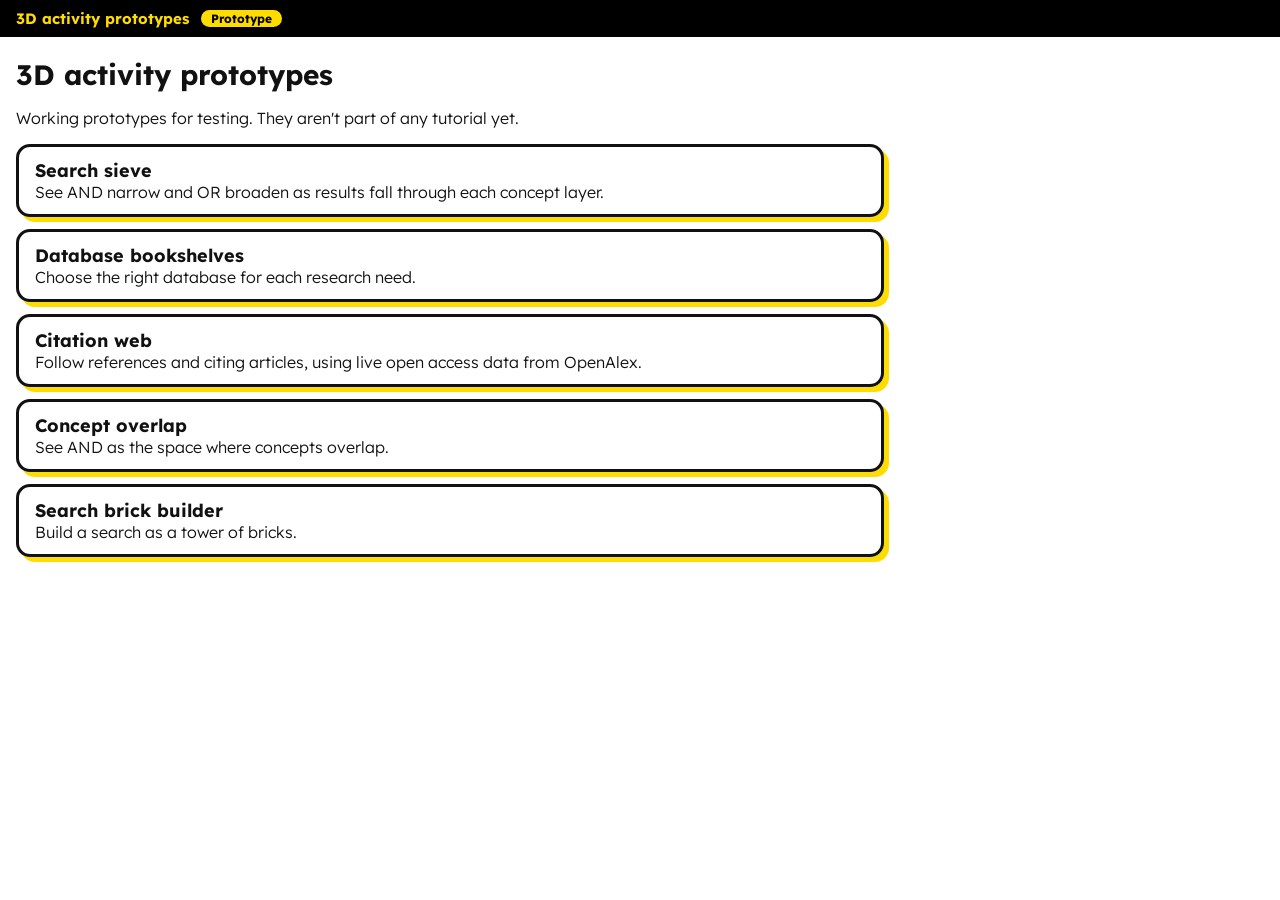
<file: 3d/index.html>
<!DOCTYPE html>
<html lang="en-AU"><head><meta charset="utf-8"><meta name="viewport" content="width=device-width, initial-scale=1"><title>3D activity prototypes | UNSW Library</title>
<link href="https://fonts.googleapis.com/css2?family=Lexend:wght@300;400;500;700&display=swap" rel="stylesheet"><link rel="stylesheet" href="common.css">
<style>main{padding:20px 16px;max-width:900px}h1{font-size:28px;margin:0 0 6px}ul{list-style:none;padding:0;display:grid;gap:12px}li a{display:block;border:3px solid #111;border-radius:14px;padding:12px 16px;color:#111;text-decoration:none;box-shadow:5px 5px 0 #FFDC00}li a b{font-size:18px;display:block}li a:hover{background:#fff6b8}</style></head>
<body><div class="bar"><b>3D activity prototypes</b><span class="proto">Prototype</span></div><main><h1>3D activity prototypes</h1><p>Working prototypes for testing. They aren't part of any tutorial yet.</p><ul>
<li><a href="sieve.html"><b>Search sieve</b>See AND narrow and OR broaden as results fall through each concept layer.</a></li>
<li><a href="shelves.html"><b>Database bookshelves</b>Choose the right database for each research need.</a></li>
<li><a href="citations.html"><b>Citation web</b>Follow references and citing articles, using live open access data from OpenAlex.</a></li>
<li><a href="overlap.html"><b>Concept overlap</b>See AND as the space where concepts overlap.</a></li>
<li><a href="../brick-builder.html"><b>Search brick builder</b>Build a search as a tower of bricks.</a></li></ul></main></body></html>
</file>
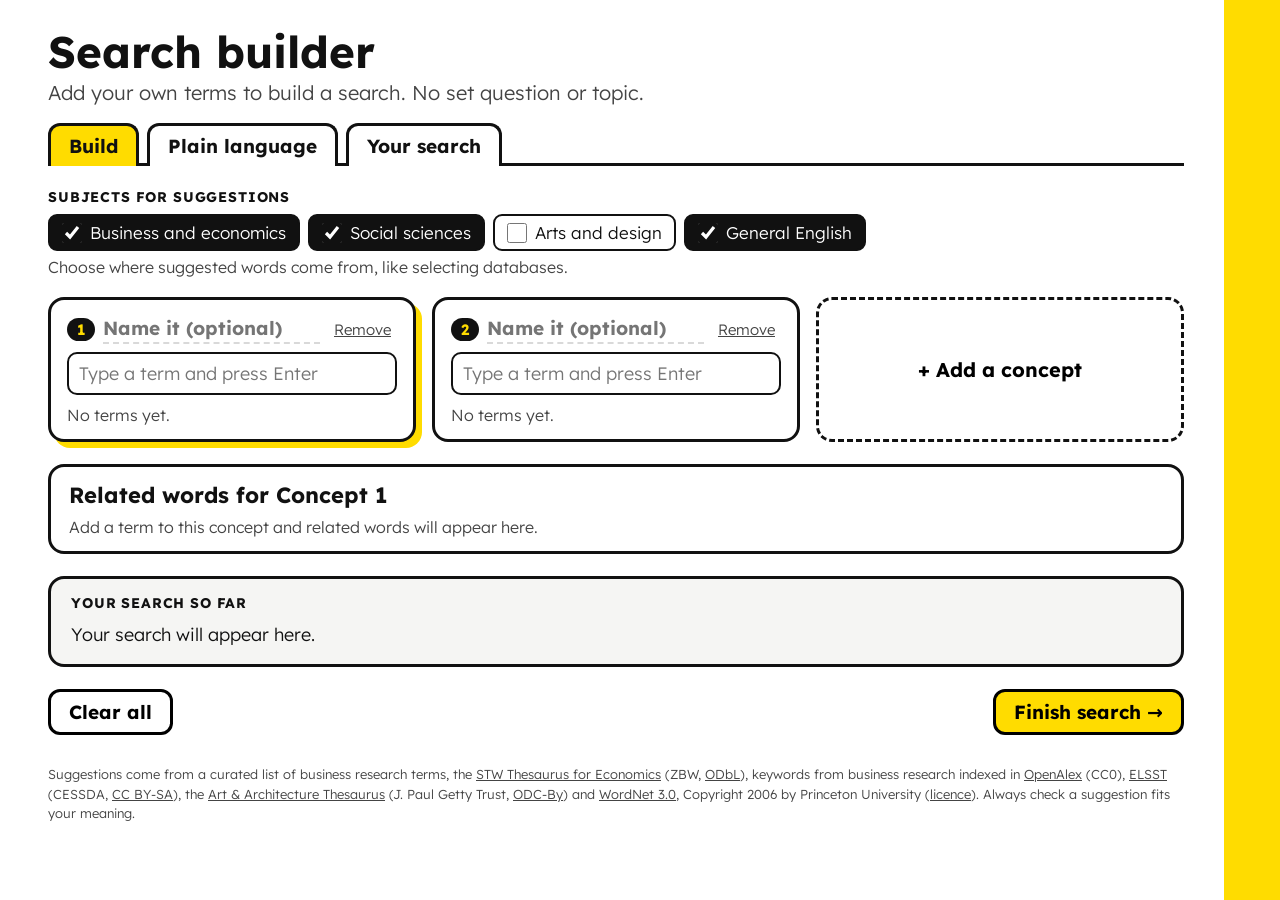
<file: boolean-live-plus.html>
<!DOCTYPE html>
<html lang="en-AU">
<head>
<meta charset="utf-8">
<meta name="viewport" content="width=device-width, initial-scale=1">
<title>Search builder | UNSW Library</title>
<link rel="preconnect" href="https://fonts.googleapis.com">
<link rel="preconnect" href="https://fonts.gstatic.com" crossorigin>
<link href="https://fonts.googleapis.com/css2?family=Lexend:wght@300;400;500;700&display=swap" rel="stylesheet">
<style>
:root{--ink:#111;--yellow:#FFDC00;--teal:#007882;--panel:#f5f5f3;--muted:#444;--line:#d9d9d9;--c1:#fff1b0;--c2:#d4e8ff;--c3:#d6f2d9;--c4:#f8d9ec;--c5:#e6dcff}
*{box-sizing:border-box}
body{margin:0;font-family:Lexend,system-ui,Arial,sans-serif;font-weight:300;color:var(--ink);background:#fff}
.side{position:fixed;right:0;top:0;bottom:0;width:56px;background:var(--yellow)}
main{padding:28px 96px 40px 48px;max-width:1400px}
:focus-visible{outline:4px solid #1a5fd1;outline-offset:3px}
.sr{position:absolute;width:1px;height:1px;overflow:hidden;clip:rect(0 0 0 0);white-space:nowrap}
h1{font-size:44px;margin:0 0 4px;font-weight:700;line-height:1.1}
h2{font-size:22px;margin:0 0 8px;font-weight:700}
.sub{font-size:20px;margin:0 0 18px;color:var(--muted)}
.tabs{display:flex;gap:8px;border-bottom:3px solid var(--ink);margin:18px 0 22px;flex-wrap:wrap}
.tabs button{font:inherit;font-size:19px;font-weight:700;border:3px solid var(--ink);border-bottom:0;border-radius:12px 12px 0 0;background:#fff;color:var(--ink);padding:8px 18px;cursor:pointer;margin-bottom:-3px}
.tabs button[aria-selected="true"]{background:var(--yellow)}
.btn{font:inherit;font-size:19px;font-weight:700;border:3px solid #000;background:var(--yellow);color:#000;border-radius:12px;padding:8px 18px;cursor:pointer}
.btn.ghost{background:#fff}.btn.dark{background:var(--ink);color:var(--yellow)}
.btn.sm{font-size:16px;padding:5px 12px;border-width:2px;border-radius:9px}
.btn[disabled]{opacity:.45;cursor:default}
.row{display:flex;gap:10px;flex-wrap:wrap;align-items:center}
.hint{font-size:16px;color:var(--muted);margin:6px 0 0}
.lbl{font-size:14px;font-weight:700;letter-spacing:.06em;text-transform:uppercase;margin:0 0 8px}
fieldset.subj{border:0;padding:0;margin:0 0 20px}
fieldset.subj legend{font-size:14px;font-weight:700;letter-spacing:.06em;text-transform:uppercase;margin:0 0 8px;padding:0}
.toggles{display:flex;flex-wrap:wrap;gap:8px}
.toggles label{display:inline-flex;align-items:center;gap:8px;border:2px solid var(--ink);border-radius:9px;padding:6px 12px;font-size:17px;cursor:pointer;background:#fff}
.toggles input{width:20px;height:20px;accent-color:#111;margin:0}
.toggles label:has(input:checked){background:var(--ink);color:#fff}
.cards{display:grid;grid-template-columns:repeat(auto-fill,minmax(min(330px,100%),1fr));gap:16px}
.card{border:3px solid var(--ink);border-radius:16px;padding:14px 16px;background:#fff;position:relative}
.card.on{box-shadow:6px 6px 0 var(--yellow)}
.card .top{display:flex;align-items:center;gap:8px;margin-bottom:8px}
.card .num{flex:none;background:var(--ink);color:var(--yellow);font-weight:700;border-radius:999px;padding:2px 10px;font-size:15px}
.card .name{flex:1;min-width:0;width:100%;font:inherit;font-size:19px;font-weight:700;border:0;border-bottom:2px dashed var(--line);padding:2px 0}
.card .del{font:inherit;border:0;background:none;font-size:15px;text-decoration:underline;cursor:pointer;color:var(--muted)}
.add{border:3px dashed var(--ink);border-radius:16px;background:#fff;font:inherit;font-size:20px;font-weight:700;cursor:pointer;min-height:120px}
.add:hover{background:#fffbe0}
.acwrap{position:relative}
.term{width:100%;font:inherit;font-size:18px;border:2px solid var(--ink);border-radius:10px;padding:8px 10px}
.ac{position:absolute;left:0;right:0;top:100%;margin:4px 0 0;padding:0;list-style:none;background:#fff;border:3px solid var(--ink);border-radius:12px;z-index:5;overflow:hidden;box-shadow:5px 5px 0 var(--yellow)}
.ac li{font-size:18px;padding:6px 14px;cursor:pointer}
.ac li .m{font-weight:700}
.ac li[aria-selected="true"],.ac li:hover{background:var(--yellow)}
.chips{display:flex;flex-wrap:wrap;gap:8px;margin:10px 0 0;padding:0;list-style:none}
.chip{display:inline-flex;align-items:center;border:2px solid var(--ink);border-radius:999px;background:var(--yellow);overflow:hidden}
.chip .w{font:inherit;font-size:17px;font-weight:700;border:0;background:transparent;color:var(--ink);padding:5px 6px 5px 14px;cursor:pointer;font-family:ui-monospace,Menlo,Consolas,monospace}
.chip .x{font:inherit;font-size:17px;border:0;border-left:2px solid var(--ink);background:transparent;padding:5px 10px;cursor:pointer}
.chip .w:hover,.chip .x:hover{background:rgba(0,0,0,.1)}
.chip.ed{outline:3px solid var(--teal);outline-offset:2px}
.empty{font-size:16px;color:var(--muted)}
.edit{margin-top:12px;border:2px solid var(--teal);border-radius:12px;padding:10px 12px;background:#f2fafa}
.edit h3{font-size:16px;margin:0 0 6px}
.letters{display:flex;flex-wrap:wrap;gap:3px;margin:4px 0 8px}
.letters button{font:700 20px ui-monospace,Menlo,Consolas,monospace;min-width:30px;padding:5px 4px;border:1.5px solid #888;border-radius:6px;background:#fff;cursor:pointer;color:var(--ink)}
.letters button.cut{background:var(--ink);color:var(--yellow);border-color:var(--ink)}
.letters button.gone{color:#999;text-decoration:line-through}
.letters .ast{font:700 20px ui-monospace,monospace;padding:5px 6px;background:var(--ink);color:var(--yellow);border-radius:6px}
.res{font-family:ui-monospace,Menlo,Consolas,monospace;font-weight:700;background:#fff;border:1.5px solid var(--ink);border-radius:6px;padding:1px 6px}
.warn{color:#8a3b00;font-weight:500}
.radios{display:flex;flex-wrap:wrap;gap:6px 14px;margin:6px 0}
.radios label{font-size:16px;display:inline-flex;gap:6px;align-items:center}
.rel{margin-top:22px;border:3px solid var(--ink);border-radius:16px;padding:14px 18px}
.rel .src{font-size:14px;color:var(--muted);margin:12px 0 4px;font-weight:700;letter-spacing:.04em;text-transform:uppercase}
.srcn{font-size:14px;color:var(--muted);margin:0 0 6px}
.sug{display:flex;flex-wrap:wrap;gap:8px;list-style:none;padding:0;margin:0}
.sug button{font:inherit;font-size:17px;border:2px dashed var(--ink);border-radius:999px;background:#fff;color:var(--ink);padding:4px 12px;cursor:pointer}
.sug button:hover{background:#fff6b8;border-style:solid}
.out{margin-top:22px;border:3px solid var(--ink);border-radius:16px;background:var(--panel);padding:14px 20px;font-family:ui-monospace,Menlo,Consolas,monospace;font-size:20px;line-height:1.55;word-break:break-word}
.out .l{display:block;font-family:Lexend,system-ui,sans-serif;font-size:14px;font-weight:700;letter-spacing:.06em;text-transform:uppercase;margin-bottom:4px}
.and{background:var(--yellow);border:2px solid #000;border-radius:7px;padding:0 6px;font-weight:700}
.plain{font-size:19px;line-height:1.5}
.foot{display:flex;justify-content:space-between;gap:10px;flex-wrap:wrap;margin-top:22px}
textarea.big{width:100%;font:inherit;font-size:20px;border:3px solid var(--ink);border-radius:12px;padding:10px 14px;min-height:84px;resize:vertical}
.pl-grid{display:grid;grid-template-columns:1fr 1fr;gap:22px}
.box{border:3px solid var(--ink);border-radius:16px;padding:16px 18px}
.hl{border-radius:5px;padding:0 3px}
.prop{list-style:none;padding:0;margin:10px 0 0;display:grid;gap:8px}
.prop li{border:2px solid var(--ink);border-radius:10px;padding:6px 10px;font-size:17px}
.plat{width:100%;border-collapse:collapse;margin-top:10px}
.plat th,.plat td{text-align:left;border-bottom:1px solid var(--line);padding:10px 6px;vertical-align:top}
.plat td code{font-family:ui-monospace,Menlo,Consolas,monospace;font-size:16px;word-break:break-word}
.plat th{font-size:14px;letter-spacing:.06em;text-transform:uppercase}
.credit{font-size:13px;color:var(--muted);margin:30px 0 0;line-height:1.5}
.credit a{color:var(--muted)}
@media (max-width:900px){main{padding:20px 70px 24px 16px}h1{font-size:32px}.pl-grid{grid-template-columns:minmax(0,1fr)}.cards{grid-template-columns:minmax(0,1fr)}.side{width:40px}}
</style>
</head>
<body>
<div class="side" aria-hidden="true"></div>
<main>
<h1>Search builder</h1>
<p class="sub">Add your own terms to build a search. No set question or topic.</p>
<div class="tabs" role="tablist" aria-label="Search builder views">
 <button role="tab" id="t-build" aria-controls="view" data-v="build">Build</button>
 <button role="tab" id="t-plain" aria-controls="view" data-v="plain">Plain language</button>
 <button role="tab" id="t-final" aria-controls="view" data-v="final">Your search</button>
</div>
<div id="view" role="tabpanel"></div>
<p class="credit">Suggestions come from a curated list of business research terms, the <a href="https://zbw.eu/stw/" target="_blank" rel="noopener">STW Thesaurus for Economics</a> (ZBW, <a href="https://opendatacommons.org/licenses/odbl/1-0/" target="_blank" rel="noopener">ODbL</a>), keywords from business research indexed in <a href="https://openalex.org/" target="_blank" rel="noopener">OpenAlex</a> (CC0), <a href="https://elsst.cessda.eu/" target="_blank" rel="noopener">ELSST</a> (CESSDA, <a href="https://creativecommons.org/licenses/by-sa/4.0/" target="_blank" rel="noopener">CC BY-SA</a>), the <a href="https://www.getty.edu/research/tools/vocabularies/aat/" target="_blank" rel="noopener">Art &amp; Architecture Thesaurus</a> (J. Paul Getty Trust, <a href="https://opendatacommons.org/licenses/by/1-0/" target="_blank" rel="noopener">ODC-By</a>) and <a href="https://wordnet.princeton.edu/" target="_blank" rel="noopener">WordNet 3.0</a>, Copyright 2006 by Princeton University (<a href="data/WORDNET-LICENSE.txt" target="_blank" rel="noopener">licence</a>). Always check a suggestion fits your meaning.</p>
</main>
<script>
const $=s=>document.querySelector(s);
const esc=s=>String(s).replace(/[&<>"']/g,c=>({'&':'&amp;','<':'&lt;','>':'&gt;','"':'&quot;',"'":'&#39;'}[c]));
const KEY='search-builder-v2';
const fresh=()=>({view:'build',active:0,edit:null,subj:{bus:true,soc:true,art:false,gen:true},concepts:[{n:'',w:[]},{n:'',w:[]}]});
let S=fresh();
try{const v=JSON.parse(localStorage.getItem(KEY)||'null');if(v&&v.concepts)S=Object.assign(fresh(),v)}catch(e){}
const save=()=>{try{localStorage.setItem(KEY,JSON.stringify(S))}catch(e){}};
const cname=(c,i)=>c.n.trim()||('Concept '+(i+1));

/* ---------- data ---------- */
const D={};const loading={};
const nrm=x=>x.toLowerCase().replace(/[*"?#$]/g,'').replace(/ \([^)]*\)$/,'').replace(/\s+/g,' ').trim();
const clean=x=>{x=x.replace(/ \([^)]*\)$/,'');return /^[A-Z][a-z]/.test(x)?x[0].toLowerCase()+x.slice(1):x};
const indexT=j=>{j.ix=new Map();const add=(t,i)=>{const k=nrm(t);if(!j.ix.has(k))j.ix.set(k,[]);j.ix.get(k).push(i)};j.p.forEach((t,i)=>{add(t,i);j.a[i].forEach(a=>add(a,i))});return j};
const FILES={th:'data/thesaurus.json',oa:'data/openalex-keywords.json',st:'data/stw.json',el:'data/elsst.json',aa:'data/aat.json'};
const SUBJ={bus:{label:'Business and economics',files:['th','oa','st']},soc:{label:'Social sciences',files:['el']},art:{label:'Arts and design',files:['aa']},gen:{label:'General English',files:['th']}};
function need(k){if(D[k]||loading[k])return;loading[k]=1;fetch(FILES[k]).then(r=>r.ok?r.json():null).then(j=>{if(!j)return;if(k==='oa')j.ix=new Map(j.k.map((x,i)=>[x,i]));if(['st','el','aa'].includes(k))indexT(j);D[k]=j;VOC=null;VSET=null;refresh()}).catch(()=>{})}
function loadAll(){need('th');Object.keys(SUBJ).forEach(s=>{if(S.subj[s])SUBJ[s].files.forEach(need)})}
let refreshT=null;const refresh=()=>{clearTimeout(refreshT);refreshT=setTimeout(()=>{if(S.view==='build'){renderRel();renderChips()}else render()},60)};

/* ---------- vocabulary for suggestions and spelling ---------- */
let VOC=null;
function vocab(){if(VOC)return VOC;const s=S.subj,a=[];
 if(s.bus&&D.th)a.push(Object.keys(D.th.b));if(s.bus&&D.oa)a.push(D.oa.k);if(s.bus&&D.st)a.push(D.st.p.map(nrm));
 if(s.soc&&D.el)a.push(D.el.p.map(nrm));if(s.art&&D.aa)a.push(D.aa.p.map(nrm));if(D.th)a.push(D.th.v);
 return VOC=[...new Set([].concat(...a))]}
let VSET=null;
function vset(){if(VSET)return VSET;VSET=new Set();const addW=t=>t.toLowerCase().split(/[^a-z]+/).forEach(w=>{if(w.length>2)VSET.add(w)});
 if(D.th)D.th.v.forEach(addW);['st','el','aa'].forEach(k=>{if(D[k])D[k].p.forEach(addW)});return VSET}
function suggest(prefix){if(prefix.length<2)return[];const p=prefix.toLowerCase();const out=[];for(const w of vocab()){if(w.startsWith(p)&&w!==p&&!out.includes(w)){out.push(w);if(out.length>=6)break}}return out}

/* ---------- spelling variants (UK and US) ---------- */
const RULES=[
 [/is(e|ed|es|ing|ation|ations|ational|er|ers)$/,'iz$1'],[/iz(e|ed|es|ing|ation|ations|ational|er|ers)$/,'is$1'],
 [/ys(e|ed|es|ing)$/,'yz$1'],[/yz(e|ed|es|ing)$/,'ys$1'],
 [/our(s|ed|ing|al|ally|ite|ites|able|ful|less)?$/,'or$1'],[/([^o])or(s|ed|ing|al|ally|ite|ites|able|ful|less)?$/,'$1our$2'],
 [/tre(s)?$/,'ter$1'],[/ter(s)?$/,'tre$1'],[/ence(s)?$/,'ense$1'],[/ense(s)?$/,'ence$1'],
 [/ll(ed|ing|er|ers)$/,'l$1'],[/([aeiou])l(ed|ing|er|ers)$/,'$1ll$2'],
 [/ogue(s)?$/,'og$1'],[/og(s)?$/,'ogue$1'],[/programme(s)?$/,'program$1'],[/^(pa|ha|ana|orthopa)e/,'$1']];
const varCache=new Map();
function wordVariant(w){const l=w.toLowerCase();if(l.length<5)return null;const vs=vset();if(!vs.size)return null;
 for(const [re,rep] of RULES){if(re.test(l)){const c=l.replace(re,rep);if(c!==l&&vs.has(c))return c}}return null}
function variant(t){const k=t.toLowerCase();if(varCache.has(k)&&VSET)return varCache.get(k);
 const parts=t.split(' ');let out=null;for(let i=0;i<parts.length;i++){const v=wordVariant(parts[i]);if(v){const p=parts.slice();p[i]=v;out=p.join(' ');break}}
 if(VSET)varCache.set(k,out);return out}
function diffInfo(a,b){/* last words */const la=a.split(' ').pop().toLowerCase(),lb=b.split(' ').pop().toLowerCase();
 if(a.split(' ').slice(0,-1).join(' ').toLowerCase()!==b.split(' ').slice(0,-1).join(' ').toLowerCase())return null;
 let d=0;while(d<la.length&&la[d]===lb[d])d++;
 if(la.length===lb.length){let n=0;for(let i=0;i<la.length;i++)if(la[i]!==lb[i])n++;return n===1?{d,type:'one',delta:0}:{d,type:'none',delta:0}}
 if(Math.abs(la.length-lb.length)===1){const [L,Sh]=la.length>lb.length?[la,lb]:[lb,la];if(L.slice(0,d)+L.slice(d+1)===Sh)return{d,type:'opt',delta:lb.length-la.length,longer:la.length>lb.length?'a':'b'}}
 return{d,type:'none',delta:lb.length-la.length}}

/* ---------- truncation ---------- */
const SUF=[['isations',4],['izations',4],['isation',3],['ization',3],['ations',4],['ation',3],['ability',4],['ibility',4],['ility',4],['ities',4],['ity',2],['ians',4],['ian',3],['ia',2],['ings',4],['ing',3],['ised',2],['ized',2],['ises',2],['izes',2],['ise',1],['ize',1],['ments',5],['ment',4],['ness',4],['ists',4],['ist',3],['isms',4],['ism',3],['ives',4],['ive',3],['ions',4],['ion',3],['ical',4],['ics',3],['ic',2],['ial',3],['ies',3],['ied',3],['ers',3],['er',2],['ed',2],['es',2],['s',1],['y',1],['e',1],['a',1]];
function suggestCut(t){const w=t.split(' ').pop();const l=w.toLowerCase();for(const [s,n] of SUF){if(l.endsWith(s)&&w.length-n>=4)return w.length-n}return w.length>=6?w.length:null}
/* a word: {t, cut:null|n letters kept in the last word, sp:'both'|'wild'|'one'} */
const SYM={ebsco:{one:'?',opt:'#'},proquest:{one:'?',opt:'[*1]'},wos:{one:'?',opt:'$'}};
function cutForm(f,keep){const parts=f.split(' ');const last=parts.pop();return [...parts,last.slice(0,keep)+'*'].join(' ')}
function forms(w,plat){const t=w.t,alt=variant(t),sym=SYM[plat||'ebsco'];let out;
 const info=alt?diffInfo(t,alt):null;
 const mode=alt?(w.sp||'both'):'one';
 if(mode==='wild'&&info&&(info.type==='one'||info.type==='opt')){
  const parts=t.split(' ');const lastT=parts.pop();const lastA=alt.split(' ').pop();
  let base,tok;if(info.type==='one'){base=lastT;tok=sym.one}else{base=info.longer==='a'?lastT:lastA;tok=sym.opt}
  let keep=w.cut;const tShort=info.type==='opt'&&info.longer==='b';
  let arr=base.split('');const d=info.d;
  if(keep!=null){const k=keep+(tShort&&keep>d?1:0);if(k<=d)return[cutForm(t,keep)];arr=arr.slice(0,k);arr[d]=tok;return[[...parts,arr.join('')+'*'].join(' ')]}
  arr[d]=tok;return[[...parts,arr.join('')].join(' ')]}
 const list=mode==='both'&&alt?[t,alt]:[t];
 out=list.map((f,i)=>{if(w.cut==null)return f;let keep=w.cut;if(i===1&&info&&keep>info.d)keep+=info.delta;return cutForm(f,keep)});
 return [...new Set(out.map(x=>x.toLowerCase()===out[0].toLowerCase()?out[0]:x))]}
const q1=f=>/\s/.test(f)?'"'+f+'"':f;
function group(c,plat){const all=[];c.w.forEach(w=>forms(w,plat).forEach(f=>{if(!all.some(x=>x.toLowerCase()===f.toLowerCase()))all.push(f)}));return !all.length?'':all.length>1?'('+all.map(q1).join(' OR ')+')':q1(all[0])}
const used=()=>S.concepts.filter(c=>c.w.length);
function query(plat){const q=used().map(c=>group(c,plat)).join(' AND ');return plat==='wos'&&q?'TS=('+q+')':q}
function chipText(w){const f=forms(w,'ebsco');return f.length>1?f.map(q1).join(' / '):q1(f[0])}

/* ---------- thesaurus lookups ---------- */
const HOM=new Set(['trust','good','return','interest','security','future','option','share','bond','stock','capital','right','saving','earning','arm','glass','paper','print','work']);
function look(T,k,n,arr,take){if(!T)return;const hit=T.ix.get(k)||(HOM.has(k)||HOM.has(k.replace(/s$/,''))?null:(T.ix.get(k+'s')||(k.endsWith('s')?T.ix.get(k.slice(0,-1)):null)));
 if(hit)hit.forEach(i=>{take(arr,clean(T.p[i]),n);T.a[i].forEach(a=>take(arr,clean(a),n));T.r[i].forEach(j=>take(arr,clean(T.p[j]),n))})}
function synsFor(words){const have=new Set(words.map(nrm).concat(words.map(w=>variant(w)).filter(Boolean).map(nrm)));const seen=new Set(have);const take=(a,x,n)=>{const k=nrm(x);if(!k||seen.has(k)||a.length>=n)return;seen.add(k);a.push(x)};
 const ks=[...have].filter(Boolean);const s=S.subj;const g={b:[],e:[],o:[],soc:[],art:[],w:[]};
 if(s.bus&&D.th)ks.forEach(k=>(D.th.b[k]||[]).forEach(x=>take(g.b,x,14)));
 if(s.bus)ks.forEach(k=>look(D.st,k,12,g.e,take));
 if(s.soc)ks.forEach(k=>look(D.el,k,12,g.soc,take));
 if(s.art)ks.forEach(k=>look(D.aa,k,12,g.art,take));
 if(s.bus&&D.oa)ks.forEach(k=>{const i=D.oa.ix.has(k)?D.oa.ix.get(k):D.oa.ix.get(k+'s');if(i!=null)D.oa.r[i].forEach(j=>take(g.o,D.oa.k[j],12));
  const re=new RegExp('(^|[ -])'+k.replace(/[.*+?^${}()|[\]\\]/g,'\\$&')+'s?($|[ -])');for(const t of D.oa.k){if(g.o.length>=12)break;if(re.test(t))take(g.o,t,12)}});
 if(s.gen&&D.th)ks.forEach(k=>(D.th.w[k]||[]).forEach(x=>take(g.w,x,10)));
 return g}

/* ---------- views ---------- */
function tabs(){document.querySelectorAll('.tabs [role=tab]').forEach(b=>{const on=b.dataset.v===S.view;b.setAttribute('aria-selected',on);b.tabIndex=on?0:-1})}
function render(focusSel){tabs();if(S.view==='build')renderBuild();else if(S.view==='plain')renderPlain();else renderFinal();
 if(focusSel){const f=document.querySelector(focusSel);if(f)f.focus()}}

function renderBuild(){const v=$('#view');
 v.innerHTML=`<fieldset class="subj"><legend>Subjects for suggestions</legend><div class="toggles">${Object.entries(SUBJ).map(([k,o])=>`<label><input type="checkbox" data-s="${k}" ${S.subj[k]?'checked':''}> ${o.label}</label>`).join('')}</div>
 <p class="hint">Choose where suggested words come from, like selecting databases.</p></fieldset>
 <div class="cards" id="cards"></div>
 <div class="rel" id="rel" aria-live="polite"></div>
 <div class="out" aria-live="polite"><span class="l">Your search so far</span><span id="sofar"></span></div>
 <div class="foot"><button class="btn ghost" type="button" id="clearall">Clear all</button><button class="btn" type="button" id="finish">Finish search →</button></div>`;
 v.querySelectorAll('[data-s]').forEach(cb=>cb.onchange=()=>{S.subj[cb.dataset.s]=cb.checked;VOC=null;save();loadAll();renderRel()});
 $('#clearall').onclick=()=>{const subj=S.subj;S=fresh();S.subj=subj;save();render('#cards .term')};
 $('#finish').onclick=()=>{S.view='final';save();render('#view h2')};
 renderCards();renderRel()}

function renderCards(focusSel){const box=$('#cards');if(!box)return;
 box.innerHTML=S.concepts.map((c,i)=>`<section class="card ${i===S.active?'on':''}" data-c="${i}" aria-label="${esc(cname(c,i))}">
  <div class="top"><span class="num">${i+1}</span><label class="sr" for="nm${i}">Name for concept ${i+1} (optional)</label><input class="name" id="nm${i}" value="${esc(c.n)}" placeholder="Name it (optional)" autocomplete="off">${S.concepts.length>1?`<button class="del" type="button" data-del="${i}">Remove<span class="sr"> concept ${i+1}</span></button>`:''}</div>
  <div class="acwrap"><label class="sr" for="in${i}">Add a term to concept ${i+1}</label><input class="term" id="in${i}" data-c="${i}" placeholder="Type a term and press Enter" role="combobox" aria-autocomplete="list" aria-expanded="false" aria-controls="ac${i}" autocomplete="off"><ul class="ac" id="ac${i}" role="listbox" aria-label="Suggestions" hidden></ul></div>
  <ul class="chips" id="ch${i}" aria-label="Terms in concept ${i+1}"></ul><div id="ed${i}"></div></section>`).join('')+
  `<button class="add" type="button" id="addc">+ Add a concept</button>`;
 $('#addc').onclick=()=>{S.concepts.push({n:'',w:[]});S.active=S.concepts.length-1;S.edit=null;save();renderCards('#in'+S.active);renderRel()};
 box.querySelectorAll('[data-del]').forEach(b=>b.onclick=()=>{const i=+b.dataset.del;S.concepts.splice(i,1);S.active=Math.max(0,Math.min(S.active,S.concepts.length-1));S.edit=null;save();renderCards('#addc');renderRel();renderSofar()});
 box.querySelectorAll('.name').forEach((inp,i)=>inp.oninput=()=>{S.concepts[i].n=inp.value;save();renderSofar();const h=$('#rel h2');if(h&&i===S.active)renderRel()});
 box.querySelectorAll('.card').forEach(card=>card.addEventListener('focusin',()=>{const i=+card.dataset.c;if(S.active!==i){S.active=i;if(S.edit&&S.edit.c!==i)S.edit=null;save();box.querySelectorAll('.card').forEach(x=>x.classList.toggle('on',+x.dataset.c===i));renderRel()}}));
 box.querySelectorAll('.term').forEach(bindAc);
 renderChips();if(focusSel){const f=document.querySelector(focusSel);if(f)f.focus()}}

function addTerms(i,text){const c=S.concepts[i];text.split(/[\n,;]+/).map(s=>s.replace(/["()]/g,'').replace(/\s+/g,' ').trim()).filter(Boolean).forEach(raw=>{let t=raw,cut=null;
 if(/\*$/.test(t)){t=t.replace(/\*+$/,'');cut=t.split(' ').pop().length}t=t.replace(/[*?#$]/g,'');if(!t)return;
 if(!c.w.some(x=>x.t.toLowerCase()===t.toLowerCase()))c.w.push({t,cut,sp:'both'})});save()}

function renderChips(){S.concepts.forEach((c,i)=>{const ul=$('#ch'+i);if(!ul)return;
 ul.innerHTML=c.w.length?c.w.map((w,j)=>{const ed=S.edit&&S.edit.c===i&&S.edit.w===j;return `<li class="chip ${ed?'ed':''}"><button class="w" type="button" data-c="${i}" data-w="${j}" aria-expanded="${ed}" aria-label="${esc(chipText(w))}. Select to set truncation${variant(w.t)?' and spelling':''}">${esc(chipText(w))}</button><button class="x" type="button" data-xc="${i}" data-xw="${j}" aria-label="Remove ${esc(w.t)}">×</button></li>`}).join(''):'<li class="empty">No terms yet.</li>';
 const ed=$('#ed'+i);ed.innerHTML=S.edit&&S.edit.c===i&&c.w[S.edit.w]?editor(i,S.edit.w):'';});
 document.querySelectorAll('.chip .w').forEach(b=>b.onclick=()=>{const c=+b.dataset.c,w=+b.dataset.w;S.edit=S.edit&&S.edit.c===c&&S.edit.w===w?null:{c,w};S.active=c;save();renderChips();const f=document.querySelector('#ed'+c+' .letters button')||b;f.focus()});
 document.querySelectorAll('.chip .x').forEach(b=>b.onclick=()=>{const c=+b.dataset.xc,w=+b.dataset.xw;S.concepts[c].w.splice(w,1);S.edit=null;save();renderChips();renderRel();renderSofar();$('#in'+c).focus()});
 bindEditor();renderSofar()}

function editor(i,j){const w=S.concepts[i].w[j];const last=w.t.split(' ').pop();const sc=suggestCut(w.t);const alt=variant(w.t);const info=alt?diffInfo(w.t,alt):null;
 const letters=last.split('').map((ch,k)=>{const n=k+1;const cls=w.cut!=null?(n===w.cut?'':n>w.cut?'gone':''):'';return `<button type="button" data-cut="${n}" class="${cls}" aria-label="Asterisk after letter ${n}, ${esc(ch)}" aria-pressed="${w.cut===n}">${esc(ch)}</button>${w.cut===n?'<span class="ast" aria-hidden="true">*</span>':''}`}).join('');
 const f=forms(w,'ebsco');const stemLen=w.cut;
 return `<div class="edit" role="group" aria-label="Settings for ${esc(w.t)}"><h3>Truncation for “${esc(last)}”</h3>
 <p class="hint" style="margin:0 0 4px">Select a letter to place the asterisk after it. The asterisk finds any ending.</p>
 <div class="letters">${letters}</div>
 <div class="row"><button class="btn sm" type="button" data-sc="${sc||''}" ${sc?'':'disabled'}>Suggested${sc?': '+esc(last.slice(0,sc))+'*':''}</button><button class="btn sm ghost" type="button" data-sc="none">No asterisk</button><button class="btn sm ghost" type="button" data-done>Done</button></div>
 ${stemLen!=null&&stemLen<5?'<p class="hint warn">A short stem finds many unrelated words. Try placing the asterisk later.</p>':''}
 ${alt?`<h3 style="margin-top:10px">Spelling</h3><p class="hint" style="margin:0">Also spelled “${esc(alt)}”.</p><div class="radios" role="radiogroup" aria-label="Spelling options">
  <label><input type="radio" name="sp${i}_${j}" value="both" ${(w.sp||'both')==='both'?'checked':''}> Both spellings</label>
  ${info&&(info.type==='one'||info.type==='opt')?`<label><input type="radio" name="sp${i}_${j}" value="wild" ${w.sp==='wild'?'checked':''}> Wildcard</label>`:''}
  <label><input type="radio" name="sp${i}_${j}" value="one" ${w.sp==='one'?'checked':''}> This spelling only</label></div>`:''}
 <p style="margin:6px 0 0;font-size:17px">Result: ${f.map(x=>'<span class="res">'+esc(q1(x))+'</span>').join(' OR ')}</p></div>`}

function bindEditor(){if(!S.edit)return;const box=$('#ed'+S.edit.c);if(!box)return;const w=S.concepts[S.edit.c].w[S.edit.w];if(!w)return;
 const re=sel=>{save();renderChips();renderSofar();const f=document.querySelector('#ed'+S.edit.c+' '+sel);if(f)f.focus()};
 box.querySelectorAll('[data-cut]').forEach(b=>b.onclick=()=>{const n=+b.dataset.cut;const len=w.t.split(' ').pop().length;w.cut=n>=len&&w.cut===n?null:n;re(`[data-cut="${n}"]`)});
 box.querySelectorAll('[data-sc]').forEach(b=>b.onclick=()=>{w.cut=b.dataset.sc==='none'?null:+b.dataset.sc;re('[data-sc="'+b.dataset.sc+'"]')});
 box.querySelectorAll('input[type=radio]').forEach(r=>r.onchange=()=>{w.sp=r.value;re('input[value="'+r.value+'"]')});
 const d=box.querySelector('[data-done]');if(d)d.onclick=()=>{const c=S.edit.c,j=S.edit.w;S.edit=null;save();renderChips();const b=document.querySelector(`.chip .w[data-c="${c}"][data-w="${j}"]`);if(b)b.focus()}}

function bindAc(inp){const i=+inp.dataset.c;const acl=$('#ac'+i);let acI=-1,items=[];
 const close=()=>{acl.hidden=true;inp.setAttribute('aria-expanded','false');inp.removeAttribute('aria-activedescendant');acI=-1;items=[]};
 const show=()=>{items=suggest(inp.value.trim());if(!items.length){close();return}acI=-1;const p=inp.value.trim().toLowerCase();
  acl.innerHTML=items.map((w,k)=>`<li role="option" id="ao${i}_${k}" aria-selected="false"><span class="m">${esc(w.slice(0,p.length))}</span>${esc(w.slice(p.length))}</li>`).join('');acl.hidden=false;inp.setAttribute('aria-expanded','true')};
 const hi=k=>{acI=k;acl.querySelectorAll('li').forEach((li,n)=>li.setAttribute('aria-selected',n===k));inp.setAttribute('aria-activedescendant','ao'+i+'_'+k)};
 const commit=t=>{if(!t.trim())return;addTerms(i,t);inp.value='';close();renderChips();renderRel();inp.focus()};
 inp.addEventListener('input',show);inp.addEventListener('blur',()=>setTimeout(close,150));
 acl.addEventListener('mousedown',e=>{const li=e.target.closest('li');if(li){e.preventDefault();commit(items[+li.id.split('_')[1]])}});
 inp.addEventListener('keydown',e=>{if(!acl.hidden&&items.length){if(e.key==='ArrowDown'){e.preventDefault();hi((acI+1)%items.length);return}if(e.key==='ArrowUp'){e.preventDefault();hi((acI-1+items.length)%items.length);return}
  if((e.key==='Enter'||e.key==='Tab')&&acI>=0){e.preventDefault();commit(items[acI]);return}if(e.key==='Escape'){e.preventDefault();close();return}}
  if(e.key==='Enter'){e.preventDefault();commit(inp.value)}})}

function renderRel(){const box=$('#rel');if(!box)return;const c=S.concepts[S.active];if(!c){box.innerHTML='';return}
 const nm=esc(cname(c,S.active));
 if(!c.w.length){box.innerHTML=`<h2>Related words for ${nm}</h2><p class="hint" style="margin:0">Add a term to this concept and related words will appear here.</p>`;return}
 const g=synsFor(c.w.map(x=>x.t));const li=a=>a.map(x=>`<li><button type="button" data-add="${esc(x)}" aria-label="Add ${esc(x)} to ${nm}">+ ${esc(x)}</button></li>`).join('');
 const grp=(t,n,a)=>a.length?`<p class="src">${t}</p>${n?`<p class="srcn">${n}</p>`:''}<ul class="sug">${li(a)}</ul>`:'';
 const any=Object.values(g).some(a=>a.length);
 box.innerHTML=`<h2>Related words for ${nm}</h2><p class="hint" style="margin:0 0 4px">Select a word to add it.</p>`+grp('Business terms','',g.b)+grp('Economics and business terms','From the STW Thesaurus for Economics',g.e)+grp('Social science terms','From ELSST, the European Language Social Science Thesaurus',g.soc)+grp('Art and design terms','From the Getty Art &amp; Architecture Thesaurus',g.art)+grp('Words researchers use','Keywords that appear together in business research. Related, not always the same meaning.',g.o)+grp('General English','',g.w)+(!any?'<p class="hint" style="margin:0">No suggestions yet for these terms. Try another subject or a different word.</p>':'');
 box.querySelectorAll('[data-add]').forEach(b=>b.onclick=()=>{addTerms(S.active,b.dataset.add);renderChips();renderRel();const f=$('#rel [data-add]')||$('#in'+S.active);f.focus()})}

function renderSofar(){const el=$('#sofar');if(!el)return;const g=used();el.innerHTML=g.length?g.map((c,i)=>(i?'<span class="and">AND</span> ':'')+esc(group(c,'ebsco'))).join('<br>'):'<span style="font-family:Lexend,sans-serif;font-size:18px">Your search will appear here.</span>'}

/* ---------- plain language ---------- */
const STOP=new Set('a an the and or but nor of in on at to for from by with without into onto over under about above below between among amongst within across through during before after since until while than then how what why when where which who whom whose does do did done doing is are was were be been being has have had having can could should would will shall may might must this that these those there their them they it its his her our your my i we you me us affect affects affected affecting influence influences influenced impact of role roles relationship relationships relation relations using use used uses towards toward regarding concerning versus vs via per such some any all each more most less least other another very much many find finding research study studies paper papers article articles source sources looking want information evidence examples example explore exploring examine examining investigate investigating'.split(' '));
const COLS=['--c1','--c2','--c3','--c4','--c5'];
function phraseSet(){const s=new Set();vocab().forEach(v=>{if(v.includes(' '))s.add(v)});return s}
function parsePlain(text){const toks=text.replace(/[“”"]/g,' ').split(/[^\p{L}\p{N}'\-]+/u).filter(Boolean);const runs=[];let cur=[];
 toks.forEach(t=>{if(STOP.has(t.toLowerCase())){if(cur.length)runs.push(cur);cur=[]}else cur.push(t)});if(cur.length)runs.push(cur);
 const P=phraseSet();const sing=w=>w.replace(/ies$/,'y').replace(/s$/,'');const out=[];
 runs.forEach(r=>{let i=0;const segs=[];while(i<r.length){let m=1;for(let n=Math.min(4,r.length-i);n>1;n--){const ph=r.slice(i,i+n).join(' ').toLowerCase();const ph2=r.slice(i,i+n-1).concat(sing(r[i+n-1])).join(' ').toLowerCase();if(P.has(ph)||P.has(ph2)){m=n;break}}segs.push({w:r.slice(i,i+m),known:m>1});i+=m}
  if(segs.every(s=>!s.known)&&r.length<=3)out.push(r.join(' '));else segs.forEach(s=>out.push(s.w.join(' ')))});
 return out}
function quickSyns(t){const k=nrm(t);const out=[];const seen=new Set([k]);const take=x=>{const n=nrm(x);if(seen.has(n)||out.length>=2)return;seen.add(n);out.push(x)};
 const ks=[k,k.replace(/ies$/,'y').replace(/s$/,'')];
 if(S.subj.bus&&D.th)ks.forEach(x=>(D.th.b[x]||[]).forEach(take));
 [['bus','st'],['soc','el'],['art','aa']].forEach(([s,f])=>{if(S.subj[s]&&D[f])ks.forEach(x=>{const h=D[f].ix.get(x);if(h)h.forEach(i=>D[f].a[i].forEach(a=>take(clean(a))))})});return out}
let PL={text:'',concepts:null,paste:'',syn:true};
function renderPlain(){const v=$('#view');
 v.innerHTML=`<div class="pl-grid"><div class="box"><h2><label for="pl">Describe what you want to find</label></h2>
  <textarea class="big" id="pl" placeholder="e.g. trust in AI assistants among university students">${esc(PL.text)}</textarea>
  <div class="row" style="margin-top:10px"><button class="btn" type="button" id="toS">Turn into a search ↓</button><label style="font-size:16px;display:inline-flex;gap:6px;align-items:center"><input type="checkbox" id="syn" ${PL.syn?'checked':''}> Add similar words</label></div>
  <div id="plout" aria-live="polite"></div></div>
 <div class="box"><h2><label for="ps">Paste a search to explain it</label></h2>
  <textarea class="big" id="ps" placeholder='e.g. (trust OR confidence) AND chatbot*'>${esc(PL.paste)}</textarea>
  <div class="row" style="margin-top:10px"><button class="btn" type="button" id="toP">Explain this search ↓</button></div>
  <div id="psout" aria-live="polite"></div></div></div>`;
 $('#syn').onchange=e=>{PL.syn=e.target.checked;if(PL.concepts)makePlain()};
 $('#toS').onclick=()=>{PL.text=$('#pl').value;makePlain()};
 $('#pl').addEventListener('keydown',e=>{if(e.key==='Enter'&&!e.shiftKey){e.preventDefault();$('#toS').click()}});
 $('#toP').onclick=()=>{PL.paste=$('#ps').value;explainPaste()};
 if(PL.concepts)showPlain();if(PL.paste)explainPaste()}
function makePlain(){const parts=parsePlain(PL.text);PL.concepts=parts.map(p=>({n:p,w:[p,...(PL.syn?quickSyns(p):[])]}));showPlain()}
function showPlain(){const o=$('#plout');if(!o)return;const cs=PL.concepts||[];
 if(!cs.length){o.innerHTML='<p class="hint">Type a few words first.</p>';return}
 let hl=esc(PL.text);cs.forEach((c,i)=>{const re=new RegExp('('+c.n.replace(/[.*+?^${}()|[\]\\]/g,'\\$&')+')','i');hl=hl.replace(re,`<mark class="hl" style="background:var(${COLS[i%5]})">$1</mark>`)});
 const q=cs.map((c,i)=>{const g=c.w.length>1?'('+c.w.map(q1).join(' OR ')+')':q1(c.w[0]);return `<span class="hl" style="background:var(${COLS[i%5]})">${esc(g)}</span>`}).join(' <span class="and">AND</span> ');
 o.innerHTML=`<p class="lbl" style="margin-top:14px">Concepts found</p><p class="plain" style="margin:0">${hl}</p>
  <ul class="prop">${cs.map((c,i)=>`<li style="background:var(${COLS[i%5]})"><b>${esc(c.n)}</b>${c.w.length>1?': also '+c.w.slice(1).map(esc).join(', '):''}</li>`).join('')}</ul>
  <div class="out" style="margin-top:12px"><span class="l">Search</span>${q}</div>
  <p class="plain">${esc(sentence(cs.map(c=>c.w)))}</p>
  <div class="row"><button class="btn dark" type="button" id="useP">Use these concepts →</button></div>
  <p class="hint">This replaces the concepts on the Build tab. You can then add, remove or truncate terms.</p>`;
 $('#useP').onclick=()=>{S.concepts=cs.map(c=>({n:c.n,w:c.w.map(t=>({t,cut:null,sp:'both'}))}));S.active=0;S.edit=null;S.view='build';save();render('#cards .term')}}
function sentence(groups,nots){const list=a=>a.length<2?a[0]:a.slice(0,-1).join(', ')+' or '+a[a.length-1];
 if(!groups.length)return '';let s='Finds sources about '+groups.map(g=>list(g)).join(', and about ');if(nots&&nots.length)s+=', but not about '+list(nots);return s+'.'}
function outer(t){t=t.trim();while(t.startsWith('(')){let d=0,q=false,end=-1;for(let i=0;i<t.length;i++){const c=t[i];if(c==='"')q=!q;if(q)continue;if(c==='(')d++;if(c===')'){d--;if(d===0){end=i;break}}}if(end===t.length-1)t=t.slice(1,-1).trim();else break}return t}
function splitTop(s,re){const out=[];let depth=0,q=false,buf='';const toks=s.split(/(\s+|\(|\)|")/).filter(x=>x!=='');
 for(const t of toks){if(t==='"')q=!q;if(!q&&t==='(')depth++;if(!q&&t===')')depth--;if(!q&&depth===0&&re.test(t.trim())&&!/\s/.test(t)){out.push({op:t.trim().toUpperCase(),text:buf.trim()});buf=''}else buf+=t}out.push({op:null,text:buf.trim()});return out}
function explainPaste(){const o=$('#psout');if(!o)return;let s=PL.paste.trim();if(!s){o.innerHTML='';return}
 s=s.replace(/\b[A-Z]{2,3}=\(/g,'(').replace(/\b(TI|AB|SU|KW|TX|DE|AU)\s+/g,'');
 s=outer(s);const parts=splitTop(s,/^(AND|NOT)$/i);const groups=[],nots=[];let prevOp='AND';
 parts.forEach((p,k)=>{const op=k===0?'AND':parts[k-1].op;let t=outer(p.text);
  const terms=splitTop(t,/^OR$/i).map(x=>x.text.replace(/[()"]/g,'').trim()).filter(Boolean);if(!terms.length)return;if(op==='NOT')nots.push(...terms);else groups.push(terms)});
 if(!groups.length){o.innerHTML='<p class="hint">I couldn’t read that search. Check the brackets and quotation marks.</p>';return}
 const all=[].concat(...groups,nots);const notes=[];const tr=all.find(t=>/\*/.test(t));if(tr)notes.push(`<b>*</b> finds any ending, so <span class="res">${esc(tr)}</span> finds words starting with “${esc(tr.split('*')[0])}”.`);
 const wq=all.find(t=>/\?/.test(t));if(wq)notes.push(`<b>?</b> stands for one letter, as in <span class="res">${esc(wq)}</span>.`);
 const op=all.find(t=>/[#$]|\[\*1\]/.test(t));if(op)notes.push(`<span class="res">${esc(op)}</span> includes an optional letter, for example British and American spellings.`);
 o.innerHTML=`<p class="lbl" style="margin-top:14px">In plain language</p><p class="plain" style="margin:0">${esc(sentence(groups,nots))}</p>${notes.length?'<ul style="font-size:17px;padding-left:20px">'+notes.map(n=>'<li>'+n+'</li>').join('')+'</ul>':''}
  <p class="hint">${groups.length} idea${groups.length>1?'s':''} joined with AND. Words inside brackets are joined with OR.</p>
  <div class="row"><button class="btn ghost" type="button" id="loadP">Load into Build</button></div>`;
 $('#loadP').onclick=()=>{S.concepts=groups.map(g=>({n:'',w:[]}));groups.forEach((g,i)=>addTerms(i,g.join(',')));S.active=0;S.edit=null;S.view='build';save();render('#cards .term')}}

/* ---------- final ---------- */
const PROXY='https://wwwproxy1.library.unsw.edu.au/login?url=';
const PLAT=[
 {id:'ebsco',name:'EBSCO',what:'The Library’s EBSCO databases',how:'Opens with your search filled in.',url:q=>'https://research.ebsco.com/c/cqb6z7/search/results?autocorrect=y&expanders=concept&limiters=None&searchMode=enhanced&q='+encodeURIComponent(q).replace(/%20/g,'+')},
 {id:'proquest',name:'ProQuest',what:'The Library’s ProQuest databases',how:'Copies your search. Paste it into the ProQuest search box.',url:()=>PROXY+'https://www.proquest.com/'},
 {id:'wos',name:'Web of Science',what:'Core Collection, searching titles, abstracts and keywords',how:'Copies your search. Paste it into the query box on the Advanced Search page.',url:()=>PROXY+'https://www.webofscience.com/wos/woscc/advanced-search'}];
async function copyText(t){try{await navigator.clipboard.writeText(t);return true}catch(e){try{const ta=document.createElement('textarea');ta.value=t;document.body.appendChild(ta);ta.select();const ok=document.execCommand('copy');ta.remove();return ok}catch(e2){return false}}}
function renderFinal(){const v=$('#view');const g=used();
 if(!g.length){v.innerHTML='<h2 tabindex="-1">Your search</h2><p class="plain">Add some terms on the Build tab first.</p><div class="foot"><button class="btn" type="button" id="back">← Build a search</button></div>';$('#back').onclick=()=>{S.view='build';save();render('#cards .term')};return}
 const pt=w=>{const alt=variant(w.t);let a=w.cut!=null?cutForm(w.t,w.cut).replace('*','…')+' (any ending)':w.t;if(alt&&(w.sp||'both')!=='one')a+=' (also '+alt+')';return a};const words=g.map(c=>c.w.map(pt));
 v.innerHTML=`<h2 tabindex="-1">Your search</h2>
 <div class="out" style="margin-top:6px"><span class="l">Search</span>${g.map((c,i)=>(i?'<span class="and">AND</span> ':'')+esc(group(c,'ebsco'))).join('<br>')}</div>
 <p class="lbl" style="margin-top:18px">In plain language</p><p class="plain" style="margin:0">${esc(sentence(words))}</p>
 <p class="lbl" style="margin-top:22px">Search on</p>
 <table class="plat"><thead><tr><th scope="col">Platform</th><th scope="col">Your search for this platform</th><th scope="col"><span class="sr">Actions</span></th></tr></thead><tbody>
 ${PLAT.map(p=>`<tr><td><b>${p.name}</b><br><span style="font-size:15px;color:var(--muted)">${p.what}</span></td><td><code>${esc(query(p.id))}</code><br><span style="font-size:15px;color:var(--muted)">${p.how}</span></td>
  <td><div class="row" style="flex-wrap:nowrap"><button class="btn sm" type="button" data-go="${p.id}">${p.name} ↗<span class="sr"> (opens in a new window)</span></button><button class="btn sm ghost" type="button" data-cp="${p.id}">Copy</button></div></td></tr>`).join('')}
 </tbody></table>
 <p class="hint" id="msg" aria-live="polite"></p>
 <p class="hint">Off campus, you’ll be asked to log in with your zID.</p>
 <div class="foot"><button class="btn ghost" type="button" id="back">← Edit concepts</button><button class="btn ghost" type="button" id="new">Start a new search</button></div>`;
 v.querySelectorAll('[data-go]').forEach(b=>b.onclick=async()=>{const p=PLAT.find(x=>x.id===b.dataset.go);const q=query(p.id);const ok=await copyText(q);window.open(p.url(q),'_blank','noopener');$('#msg').textContent=p.id==='ebsco'?'Opened EBSCO. Your search is also copied.':ok?`Search copied. Paste it into ${p.name}.`:`Opened ${p.name}. Select the search above and copy it.`});
 v.querySelectorAll('[data-cp]').forEach(b=>b.onclick=async()=>{const ok=await copyText(query(b.dataset.cp));$('#msg').textContent=ok?'Copied.':'Select the search and copy it manually.'});
 $('#back').onclick=()=>{S.view='build';save();render('#cards .term')};
 $('#new').onclick=()=>{const subj=S.subj;S=fresh();S.subj=subj;save();render('#cards .term')}}

/* ---------- tabs ---------- */
document.querySelectorAll('.tabs [role=tab]').forEach(b=>{b.onclick=()=>{S.view=b.dataset.v;S.edit=null;save();render()};
 b.onkeydown=e=>{const all=[...document.querySelectorAll('.tabs [role=tab]')];const k=all.indexOf(b);let n=null;if(e.key==='ArrowRight')n=(k+1)%all.length;if(e.key==='ArrowLeft')n=(k-1+all.length)%all.length;if(n!=null){e.preventDefault();all[n].click();all[n].focus()}}});
loadAll();render();
</script>
</body>
</html>
</file>
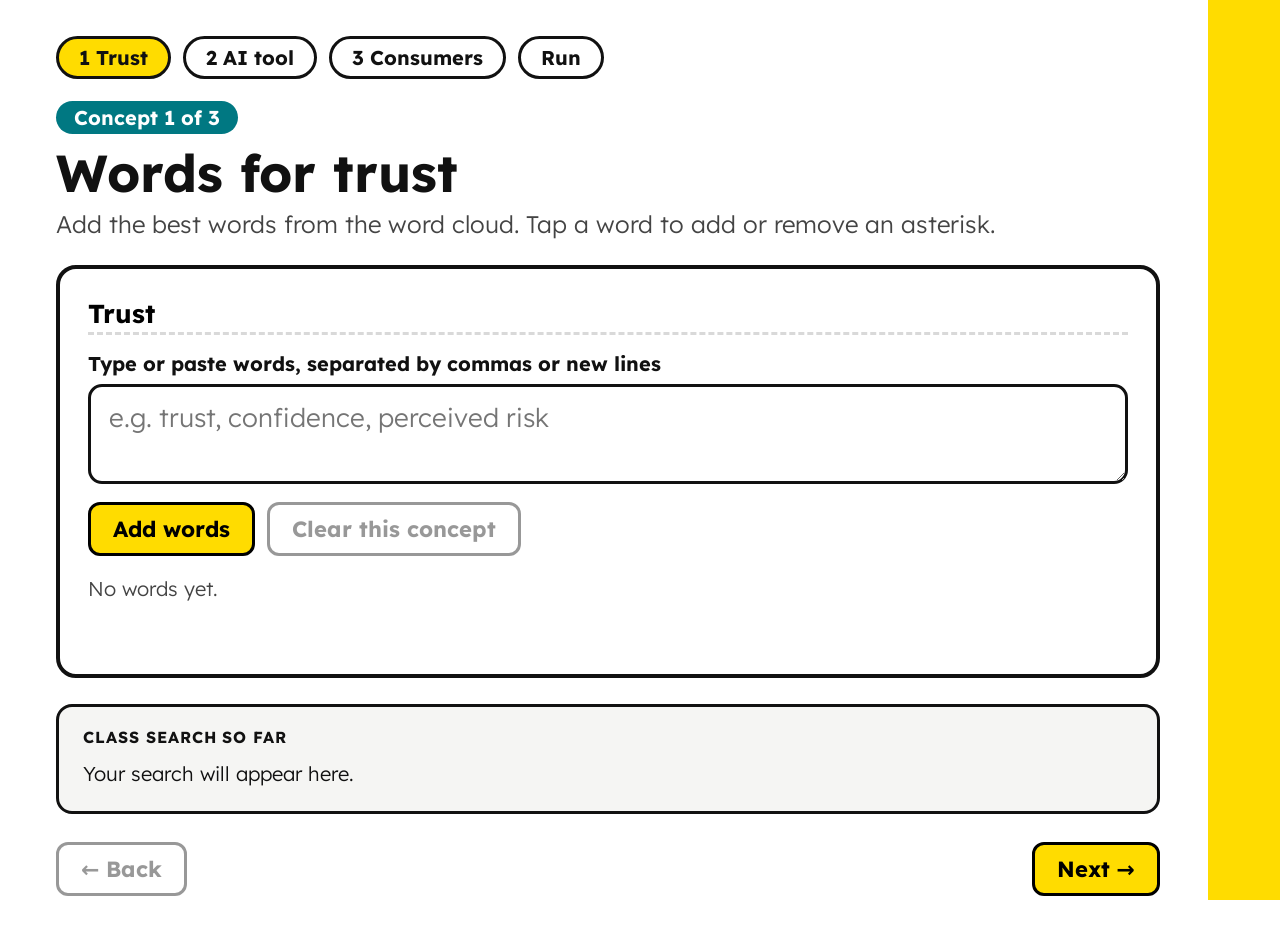
<file: boolean-live.html>
<!DOCTYPE html>
<html lang="en-AU">
<head>
<meta charset="utf-8">
<meta name="viewport" content="width=device-width, initial-scale=1">
<title>Live search builder | UNSW Library</title>
<link rel="preconnect" href="https://fonts.googleapis.com">
<link rel="preconnect" href="https://fonts.gstatic.com" crossorigin>
<link href="https://fonts.googleapis.com/css2?family=Lexend:wght@300;400;500;700&display=swap" rel="stylesheet">
<style>
:root{--ink:#111;--yellow:#FFDC00;--teal:#007882;--panel:#f5f5f3;--muted:#444;--line:#d9d9d9}
*{box-sizing:border-box}
body{margin:0;font-family:Lexend,system-ui,Arial,sans-serif;font-weight:300;color:var(--ink);background:#fff;min-height:100vh}
.side{position:fixed;right:0;top:0;bottom:0;width:72px;background:var(--yellow)}
main{padding:36px 120px 40px 56px;max-width:1500px}
:focus-visible{outline:4px solid #1a5fd1;outline-offset:3px}
.sr{position:absolute;width:1px;height:1px;overflow:hidden;clip:rect(0 0 0 0);white-space:nowrap}
.prog{display:flex;gap:12px;flex-wrap:wrap;margin:0 0 22px;padding:0;list-style:none}
.prog button{font:inherit;font-size:20px;font-weight:700;border:3px solid var(--ink);background:#fff;color:var(--ink);border-radius:999px;padding:6px 20px;cursor:pointer}
.prog button[aria-current="step"]{background:var(--yellow)}
.prog button.done{background:var(--ink);color:var(--yellow)}
.step{display:inline-block;background:var(--teal);color:#fff;font-weight:700;font-size:20px;border-radius:999px;padding:4px 18px;margin:0 0 10px}
h1{font-size:52px;margin:0 0 8px;font-weight:700;line-height:1.1}
.sub{font-size:24px;margin:0 0 26px;color:var(--muted)}
.panel{border:4px solid var(--ink);border-radius:20px;padding:26px 28px;background:#fff}
label.f{display:block;font-size:20px;font-weight:700;margin:0 0 8px}
textarea{width:100%;font:inherit;font-size:26px;border:3px solid var(--ink);border-radius:14px;padding:14px 18px;min-height:96px;resize:vertical}
.row{display:flex;gap:12px;flex-wrap:wrap;align-items:center;margin-top:14px}
.btn{font:inherit;font-size:22px;font-weight:700;border:3px solid #000;background:var(--yellow);color:#000;border-radius:12px;padding:10px 22px;cursor:pointer}
.btn.ghost{background:#fff}
.btn.dark{background:var(--ink);color:var(--yellow);border-color:var(--ink)}
.btn[disabled]{opacity:.4;cursor:default}
.hint{font-size:18px;color:var(--muted);margin:10px 0 0}
.chips{display:flex;flex-wrap:wrap;gap:12px;margin-top:20px;min-height:56px;list-style:none;padding:0}
.chip{display:inline-flex;align-items:center;border:3px solid var(--ink);border-radius:999px;background:#fff;overflow:hidden}
.chip .w{font:inherit;font-size:24px;font-weight:700;border:0;background:transparent;color:var(--ink);padding:8px 8px 8px 20px;cursor:pointer}
.chip.tr{background:var(--yellow)}
.chip .x{font:inherit;font-size:22px;border:0;border-left:2px solid var(--ink);background:transparent;color:var(--ink);padding:8px 14px;cursor:pointer}
.chip .x:hover,.chip .w:hover{background:rgba(0,0,0,.08)}
.out{margin-top:26px;border:3px solid var(--ink);border-radius:16px;background:var(--panel);padding:18px 24px;font-family:ui-monospace,Menlo,Consolas,monospace;font-size:24px;line-height:1.55;word-break:break-word}
.out .l{display:block;font-family:Lexend,system-ui,sans-serif;font-size:16px;font-weight:700;letter-spacing:.06em;text-transform:uppercase;margin-bottom:6px}
.and{background:var(--yellow);border:2px solid #000;border-radius:8px;padding:0 8px;font-weight:700}
.nav{display:flex;justify-content:space-between;margin-top:28px}
.lbl{width:100%;font:inherit;font-size:26px;font-weight:700;border:0;border-bottom:3px dashed var(--line);padding:2px 0;margin:0 0 16px}
.empty{font-size:20px;color:var(--muted)}
@media (max-width:900px){main{padding:24px 90px 24px 20px}h1{font-size:36px}}
</style>
</head>
<body>
<div class="side" aria-hidden="true"></div>
<main>
<ol class="prog" id="prog" aria-label="Steps"></ol>
<div id="screen"></div>
</main>
<script>
const $=s=>document.querySelector(s);
const esc=s=>String(s).replace(/[&<>"']/g,c=>({'&':'&amp;','<':'&lt;','>':'&gt;','"':'&quot;',"'":'&#39;'}[c]));
const KEY='boolean-live-v1';
let D={step:0,dials:[{n:'Trust',w:[]},{n:'AI tool',w:[]},{n:'Consumers',w:[]}]};
try{const v=JSON.parse(localStorage.getItem(KEY)||'null');if(v&&v.dials)D=v}catch(e){}
const save=()=>{try{localStorage.setItem(KEY,JSON.stringify(D))}catch(e){}};
// a word is {t:'perceived risk', star:false}
const stem=t=>{if(/\s/.test(t))return t;const l=t.toLowerCase();for(const [suf,cut] of [['ility',5],['able',2],['ible',2],['ness',4],['ment',4],['ing',3],['ed',2],['s',1]]){if(l.endsWith(suf)&&t.length-cut>=4)return t.slice(0,t.length-cut)}return t};
const fmt=w=>{const t=w.star?stem(w.t)+'*':w.t;return /\s/.test(w.t)?'"'+t+'"':t};
const group=d=>!d.w.length?'':d.w.length>1?'('+d.w.map(fmt).join(' OR ')+')':fmt(d.w[0]);
const query=()=>D.dials.map(group).filter(Boolean).join(' AND ');
const queryHtml=(upto)=>{const g=D.dials.slice(0,upto).map(group).filter(Boolean);return g.length?g.map((x,i)=>(i?'<span class="and">AND</span> ':'')+esc(x)).join('<br>'):'<span style="font-family:Lexend,sans-serif;font-size:20px">Your search will appear here.</span>'};
function addWords(k,text){const d=D.dials[k];
 text.split(/[\n,;]+/).map(s=>s.replace(/["()*]/g,'').replace(/\s+/g,' ').trim()).filter(Boolean).forEach(t=>{
  if(!d.w.some(x=>x.t.toLowerCase()===t.toLowerCase()))d.w.push({t,star:false})});save()}
function prog(){const steps=[...D.dials.map((d,i)=>(i+1)+' '+d.n),'Run'];
 $('#prog').innerHTML=steps.map((s,i)=>`<li><button type="button" data-go="${i}" ${i===D.step?'aria-current="step"':''} class="${i<D.step?'done':''}">${i<D.step?'✓ ':''}${esc(s)}</button></li>`).join('')}
function render(focusSel){prog();const k=D.step,sc=$('#screen');
 if(k<D.dials.length){const d=D.dials[k];
  sc.innerHTML=`<span class="step">Concept ${k+1} of ${D.dials.length}</span>
  <h1>Words for <span id="cname">${esc(d.n.toLowerCase())}</span></h1>
  <p class="sub">Add the best words from the word cloud. Tap a word to add or remove an asterisk.</p>
  <div class="panel"><label class="sr" for="lbl">Concept name</label><input class="lbl" id="lbl" value="${esc(d.n)}" autocomplete="off">
   <label class="f" for="win">Type or paste words, separated by commas or new lines</label>
   <textarea id="win" placeholder="e.g. trust, confidence, perceived risk"></textarea>
   <div class="row"><button class="btn" type="button" id="add">Add words</button><button class="btn ghost" type="button" id="clr" ${d.w.length?'':'disabled'}>Clear this concept</button></div>
   <ul class="chips" id="chips" aria-label="Words for ${esc(d.n)}">${d.w.length?d.w.map((w,i)=>`<li class="chip ${w.star?'tr':''}"><button class="w" type="button" data-i="${i}" aria-pressed="${w.star}" aria-label="${esc(fmt(w))}. Select to ${w.star?'remove':'add'} truncation">${esc(fmt(w))}</button><button class="x" type="button" data-x="${i}" aria-label="Remove ${esc(w.t)}">×</button></li>`).join(''):'<li class="empty">No words yet.</li>'}</ul>
  </div>
  <div class="out" aria-live="polite"><span class="l">Class search so far</span>${queryHtml(k+1)}</div>
  <div class="nav"><button class="btn ghost" type="button" id="back" ${k?'':'disabled'}>← Back</button><button class="btn" type="button" id="next">Next →</button></div>`;
  const win=$('#win');
  $('#add').onclick=()=>{if(!win.value.trim())return;addWords(k,win.value);render('#win')};
  win.addEventListener('keydown',e=>{if(e.key==='Enter'&&!e.shiftKey){e.preventDefault();$('#add').click()}});
  $('#clr').onclick=()=>{d.w=[];save();render('#win')};
  $('#lbl').addEventListener('input',e=>{d.n=e.target.value.trim()||'Concept';$('#cname').textContent=d.n.toLowerCase();save();prog()});
  $('#chips').onclick=e=>{const w=e.target.closest('.w'),x=e.target.closest('.x');
   if(w){const i=+w.dataset.i;d.w[i].star=!d.w[i].star;save();render(`.w[data-i="${i}"]`)}
   if(x){d.w.splice(+x.dataset.x,1);save();render('#win')}};
 }else{
  sc.innerHTML=`<span class="step">Run it</span><h1>Search Business Source Premier</h1>
  <p class="sub">The class’s finished search, ready to run live.</p>
  <div class="out" style="font-size:28px"><span class="l">Class search</span>${queryHtml(D.dials.length)}</div>
  <div class="row" style="margin-top:26px"><button class="btn dark" type="button" id="run" ${query()?'':'disabled'}>Open in Business Source Premier ↗<span class="sr"> (opens in a new window)</span></button><button class="btn ghost" type="button" id="cp" ${query()?'':'disabled'}>Copy search</button></div>
  <p class="hint" id="cpm" aria-live="polite"></p>
  <div class="nav"><button class="btn ghost" type="button" id="back">← Back</button><button class="btn ghost" type="button" id="reset">Start again</button></div>`;
  $('#run').onclick=()=>window.open('https://research.ebsco.com/c/cqb6z7/search/results?autocorrect=y&db=buh&expanders=concept&limiters=None&searchMode=enhanced&q='+encodeURIComponent(query()).replace(/%20/g,'+'),'_blank','noopener');
  $('#cp').onclick=async()=>{try{await navigator.clipboard.writeText(query());$('#cpm').textContent='Copied.'}catch(e){$('#cpm').textContent='Select the search above and copy it manually.'}};
  $('#reset').onclick=()=>{D={step:0,dials:D.dials.map(d=>({n:d.n,w:[]}))};save();render('#win')};
 }
 const b=$('#back');if(b)b.onclick=()=>{D.step--;save();render('h1')};
 const n=$('#next');if(n)n.onclick=()=>{D.step++;save();render('h1')};
 if(focusSel){const f=document.querySelector(focusSel);if(f){if(f.tagName==='H1')f.setAttribute('tabindex','-1');f.focus()}}}
$('#prog').addEventListener('click',e=>{const b=e.target.closest('[data-go]');if(b){D.step=+b.dataset.go;save();render('h1')}});
render();
</script>
</body>
</html>
</file>
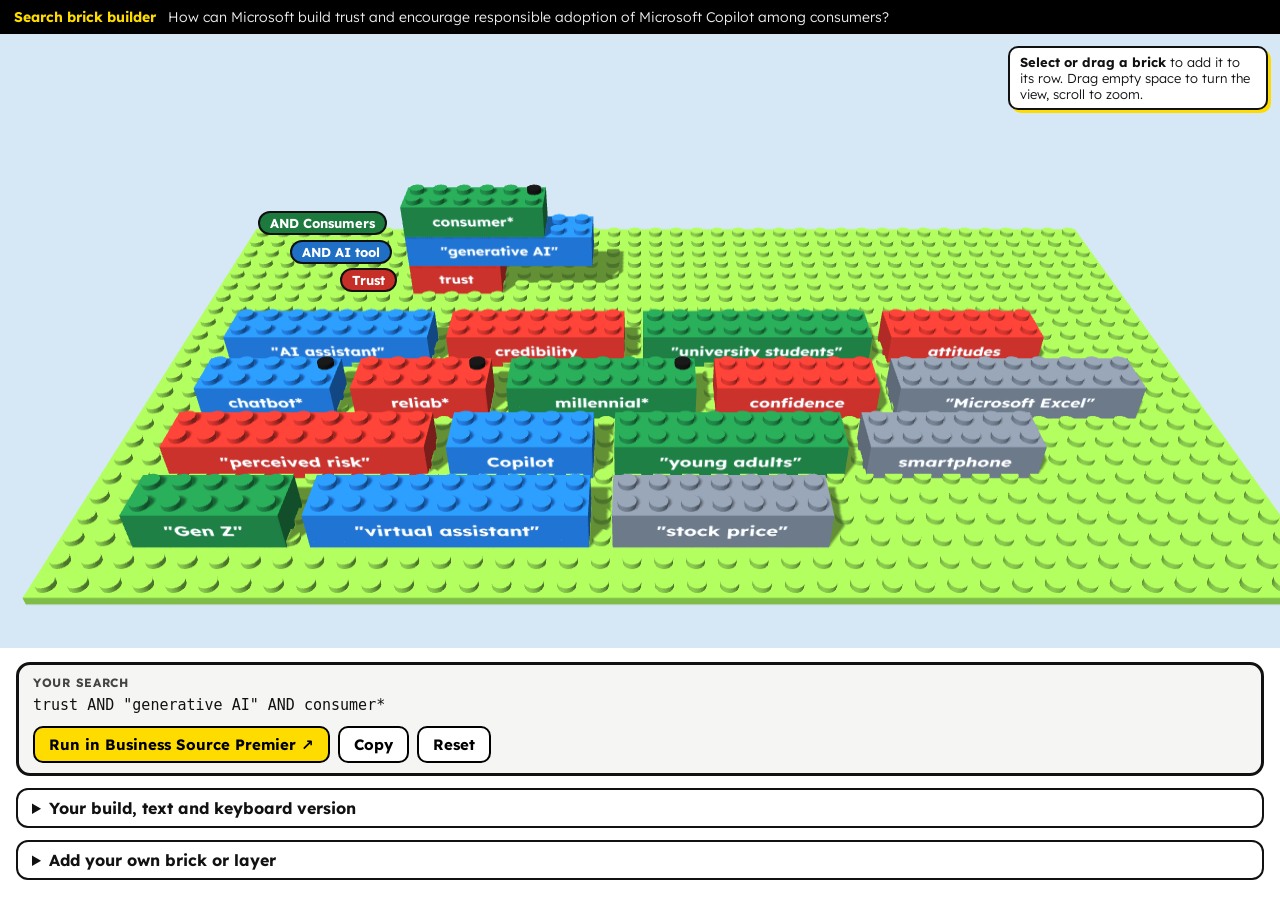
<file: brick-builder.html>
<!DOCTYPE html>
<html lang="en-AU">
<head>
<meta charset="utf-8">
<meta name="viewport" content="width=device-width, initial-scale=1">
<title>Search brick builder | UNSW Library</title>
<link rel="preconnect" href="https://fonts.googleapis.com">
<link rel="preconnect" href="https://fonts.gstatic.com" crossorigin>
<link href="https://fonts.googleapis.com/css2?family=Lexend:wght@300;400;500;700&display=swap" rel="stylesheet">
<style>
:root{--ink:#111;--yellow:#FFDC00;--muted:#444;--line:#d9d9d9;--panel:#f5f5f3;--bad:#b3261e;--good:#1d7a3a}
*{box-sizing:border-box}
html,body{margin:0;height:100%}
body{font-family:Lexend,system-ui,Arial,sans-serif;font-weight:300;color:var(--ink);background:#fff;display:flex;flex-direction:column;min-height:100vh}
:focus-visible{outline:4px solid #1a5fd1;outline-offset:3px}
.sr{position:absolute;width:1px;height:1px;overflow:hidden;clip:rect(0 0 0 0);white-space:nowrap}
.bar{background:#000;color:#fff;display:flex;align-items:center;gap:12px;padding:8px 14px;font-size:14px;flex-wrap:wrap}
.bar b{color:var(--yellow);font-weight:700}
.bar .q{flex:1;min-width:220px;color:#eee}
.stage{position:relative;flex:1 1 auto;min-height:360px;height:58vh;background:#d6e8f5;overflow:hidden;touch-action:none}
.stage canvas{display:block;width:100%;height:100%;cursor:grab}
.stage canvas.drag{cursor:grabbing}
.tag{position:absolute;transform:translate(-100%,-50%);font-weight:700;font-size:13px;border-radius:999px;padding:2px 10px;white-space:nowrap;pointer-events:none;color:#fff;border:2px solid #111;background:#111}
.help{position:absolute;right:12px;top:12px;background:#fff;border:2px solid #111;border-radius:10px;padding:6px 10px;font-size:13px;max-width:260px;box-shadow:3px 3px 0 var(--yellow)}
.toast{position:absolute;left:50%;bottom:14px;transform:translateX(-50%);background:#fff;border:3px solid #111;border-radius:12px;padding:8px 14px;font-size:15px;font-weight:500;max-width:90%;text-align:center;box-shadow:4px 4px 0 var(--yellow)}
.toast:empty{display:none}
.toast.no{border-color:var(--bad)}
.under{padding:14px 16px 20px;display:flex;flex-direction:column;gap:12px}
.out{border:3px solid #111;border-radius:14px;background:var(--panel);padding:10px 14px}
.out .l{display:block;font-size:12px;font-weight:700;letter-spacing:.06em;text-transform:uppercase;color:var(--muted)}
.out code{display:block;font-family:ui-monospace,Menlo,Consolas,monospace;font-size:15px;line-height:1.5;margin:4px 0 10px;word-break:break-word}
.row{display:flex;gap:8px;flex-wrap:wrap;align-items:center}
.btn{font:inherit;font-size:15px;font-weight:700;border:2px solid #000;background:var(--yellow);color:#000;border-radius:10px;padding:7px 14px;cursor:pointer}
.btn.g{background:#fff}
.btn[disabled]{opacity:.45;cursor:default}
details{border:2px solid #111;border-radius:12px;padding:8px 14px}
summary{font-weight:700;cursor:pointer}
.form{display:flex;gap:8px;flex-wrap:wrap;align-items:flex-end;margin-top:10px}
.form label{display:flex;flex-direction:column;font-size:13px;font-weight:500;gap:3px}
.form input,.form select{font:inherit;font-size:15px;border:2px solid #111;border-radius:8px;padding:6px 8px;background:#fff;color:#111}
.layers{list-style:none;margin:10px 0 0;padding:0;display:flex;flex-direction:column-reverse;gap:8px}
.layers li{border:2px solid #111;border-radius:10px;padding:6px 10px}
.layers .nm{font-weight:700;display:flex;align-items:center;gap:8px;margin-bottom:4px}
.sw{width:16px;height:16px;border-radius:4px;border:2px solid #111;display:inline-block}
.chip{font:inherit;font-size:14px;border:2px solid #111;border-radius:999px;background:#fff;padding:2px 10px;margin:2px 4px 2px 0;cursor:pointer}
.small{font-size:13px;color:var(--muted)}
@media (prefers-reduced-motion:reduce){*{scroll-behavior:auto}}
</style>
</head>
<body>
<div class="bar"><b>Search brick builder</b><span class="q" id="rq"></span></div>
<div class="stage" id="stage" aria-hidden="true">
 <div class="help"><b>Select or drag a brick</b> to add it to its row. Drag empty space to turn the view, scroll to zoom.</div>
 <div class="toast" id="toast"></div>
</div>
<p class="sr" id="live" aria-live="polite"></p>
<div class="under">
 <div class="out"><span class="l">Your search</span><code id="q"></code>
  <div class="row"><button class="btn" type="button" id="run">Run in Business Source Premier ↗<span class="sr"> (opens in a new window)</span></button><button class="btn g" type="button" id="copy">Copy</button><button class="btn g" type="button" id="reset">Reset</button></div></div>
 <details id="kb"><summary>Your build, text and keyboard version</summary>
  <p class="small">The same build as the 3D view. Select a brick on the baseplate to add it to its row, or a brick in a row to take it off.</p>
  <ul class="layers" id="layers"></ul>
  <p style="font-weight:700;margin:12px 0 4px">Bricks on the baseplate</p><div id="loose"></div>
 </details>
 <details><summary>Add your own brick or layer</summary>
  <div class="form"><label>Word or phrase<input type="text" id="nw" autocomplete="off" placeholder="e.g. reliability"></label><label>Row<select id="nr"></select></label><button class="btn" type="button" id="addw">Add brick</button></div>
  <div class="form"><label>New concept<input type="text" id="nl" autocomplete="off" placeholder="e.g. Privacy"></label><button class="btn" type="button" id="addl">Add layer</button></div>
  <p class="small">Tip: add an asterisk to search word endings, such as reliab*. Phrases are kept together with quotation marks automatically.</p>
 </details>
</div>
<script src="vendor/three-r149.min.js"></script>
<script>
(function(){
const TOPIC={q:'How can Microsoft build trust and encourage responsible adoption of Microsoft Copilot among consumers?',
 layers:[{n:'Trust',c:'#c62f28',w:['trust','confidence','credibility','perceived risk','reliab*','attitudes']},
  {n:'AI tool',c:'#1f6fc5',w:['generative AI','Copilot','AI assistant','chatbot*','virtual assistant']},
  {n:'Consumers',c:'#1d7a3f',w:['consumer*','Gen Z','university students','millennial*','young adults']}],
 extra:['Microsoft Excel','smartphone','stock price']};
const PAL=['#8e44ad','#b35900','#0e7a66','#c2185b'];
const KEY='brick-builder-v1';
const $=s=>document.querySelector(s);
const esc=s=>String(s).replace(/[&<>"']/g,c=>({'&':'&amp;','<':'&lt;','>':'&gt;','"':'&quot;',"'":'&#39;'}[c]));
const fmt=t=>/\s/.test(t)?'"'+t+'"':t;
$('#rq').textContent=TOPIC.q;
// ---------- state ----------
let S;
function fresh(){let id=0;const L=TOPIC.layers.map((l,i)=>({n:l.n,c:l.c,own:false}));const B=[];
 TOPIC.layers.forEach((l,i)=>l.w.forEach((t,j)=>B.push({id:id++,t,l:i,on:j===0})));TOPIC.extra.forEach(t=>B.push({id:id++,t,l:-1,on:false}));
 B.forEach(b=>b.ord=b.on?0:null);for(let i=B.length-1;i>0;i--){const j=Math.floor(Math.random()*(i+1));[B[i],B[j]]=[B[j],B[i]]}return{L,B,next:id}}
try{S=JSON.parse(localStorage.getItem(KEY)||'null')}catch(e){}
if(!S||!S.L||!S.B)S=fresh();
const save=()=>{try{localStorage.setItem(KEY,JSON.stringify(S))}catch(e){}};
const rowBricks=i=>S.B.filter(b=>b.on&&b.l===i).sort((a,b)=>a.ord-b.ord);
function query(){return S.L.map((l,i)=>{const w=rowBricks(i).map(b=>fmt(b.t));return w.length>1?'('+w.join(' OR ')+')':w[0]||''}).filter(Boolean).join(' AND ')}
// ---------- 3D ----------
const stage=$('#stage');
const ren=new THREE.WebGLRenderer({antialias:true});ren.setPixelRatio(Math.min(window.devicePixelRatio||1,2));ren.shadowMap.enabled=true;ren.shadowMap.type=THREE.PCFSoftShadowMap;stage.prepend(ren.domElement);
const sc=new THREE.Scene();sc.background=new THREE.Color('#d6e8f5');
const cam=new THREE.PerspectiveCamera(34,1,1,600);
const tgt=new THREE.Vector3(-2,1,-2);let az=0,el=0.62,rad=68;
function place(){cam.position.set(tgt.x+rad*Math.cos(el)*Math.sin(az),tgt.y+rad*Math.sin(el),tgt.z+rad*Math.cos(el)*Math.cos(az));cam.lookAt(tgt)}
sc.add(new THREE.HemisphereLight(0xffffff,0x8899aa,.8));const dl=new THREE.DirectionalLight(0xffffff,.8);dl.position.set(-30,70,45);dl.castShadow=true;dl.shadow.mapSize.set(2048,2048);Object.assign(dl.shadow.camera,{left:-60,right:60,top:60,bottom:-60,far:200});sc.add(dl);
const U=1.6,BH=2.4,PX=40,PZ=24,Z0=-11,X0=-18,LIFT=5;
const studGeo=new THREE.CylinderGeometry(.48,.48,.34,20);
// baseplate
const plateCol='#7cb342';
const plate=new THREE.Mesh(new THREE.BoxGeometry(PX*U,.5,PZ*U),new THREE.MeshStandardMaterial({color:plateCol,roughness:.6}));plate.position.y=-.25;plate.receiveShadow=true;sc.add(plate);
const ps=new THREE.InstancedMesh(studGeo,new THREE.MeshStandardMaterial({color:plateCol,roughness:.6}),PX*PZ);const m4=new THREE.Matrix4();let k=0;
for(let i=0;i<PX;i++)for(let j=0;j<PZ;j++){m4.makeTranslation((i-(PX-1)/2)*U,.17,(j-(PZ-1)/2)*U);ps.setMatrixAt(k++,m4)}ps.receiveShadow=true;sc.add(ps);
const nStuds=t=>Math.max(3,Math.min(9,Math.round((t.length+(/\s/.test(t)?2:0))*.42)+2));
function tex(t,col,w){const c=document.createElement('canvas');c.width=Math.round(w*80);c.height=Math.round(BH*80);const x=c.getContext('2d');x.fillStyle=col;x.fillRect(0,0,c.width,c.height);
 const s=fmt(t);let fs=Math.round(c.height*.42);x.font=`700 ${fs}px Lexend,Arial,sans-serif`;while(x.measureText(s).width>c.width*.88&&fs>12){fs-=2;x.font=`700 ${fs}px Lexend,Arial,sans-serif`}
 x.fillStyle='#fff';x.textAlign='center';x.textBaseline='middle';x.shadowColor='rgba(0,0,0,.35)';x.shadowOffsetY=3;x.fillText(s,c.width/2,c.height/2+2);const T=new THREE.CanvasTexture(c);T.anisotropy=8;return T}
const colOf=b=>b.l<0?'#6b7480':(S.L[b.l]||{}).c||'#6b7480';
const meshes=new Map();
function makeBrick(b){const n=nStuds(b.t),w=n*U-.1,d=2*U-.1,col=colOf(b);const g=new THREE.Group();
 const base=new THREE.MeshStandardMaterial({color:col,roughness:.45});const front=new THREE.MeshStandardMaterial({map:tex(b.t,col,w),roughness:.45});
 const body=new THREE.Mesh(new THREE.BoxGeometry(w,BH,d),[base,base,base,base,front,base]);body.position.y=BH/2;body.castShadow=true;body.receiveShadow=true;body.userData.id=b.id;g.add(body);
 const star=/\*$/.test(b.t),dark=new THREE.MeshStandardMaterial({color:'#111',roughness:.4});
 for(let i=0;i<n;i++)for(let j=0;j<2;j++){const s=new THREE.Mesh(studGeo,(star&&i===n-1&&j===0)?dark:base);s.position.set((i-(n-1)/2)*U,BH+.17,(j-.5)*U);s.castShadow=true;g.add(s)}
 g.userData={id:b.id,w,body};sc.add(g);return g}
function brickMesh(b){let g=meshes.get(b.id);if(!g){g=makeBrick(b);meshes.set(b.id,g)}return g}
// ghost slots
const ghosts=[];
function ghostFor(i){while(ghosts.length<=i){const m=new THREE.Mesh(new THREE.BoxGeometry(1,BH,2*U-.1),new THREE.MeshStandardMaterial({transparent:true,opacity:.22,color:'#ffffff'}));const e=new THREE.LineSegments(new THREE.EdgesGeometry(new THREE.BoxGeometry(1,BH,2*U-.1)),new THREE.LineBasicMaterial({color:'#111'}));m.add(e);sc.add(m);ghosts.push(m)}return ghosts[i]}
// layout
const pos=new Map();
function layout(instant){
 S.L.forEach((l,i)=>{let x=X0;rowBricks(i).forEach(b=>{const g=brickMesh(b);const w=g.userData.w;pos.set(b.id,[x+w/2,i*BH,Z0,0]);x+=w+.1});
  const gh=ghostFor(i);gh.material.color.set(l.c);gh.userData={row:i,x:x};gh.scale.x=6*U;gh.position.set(x+3*U,i*BH+BH/2,Z0);gh.visible=!!(!rowBricks(i).length||(drag&&drag.b.l===i));});
 ghosts.forEach((g,i)=>{if(i>=S.L.length)g.visible=false});
 const lo=S.B.filter(b=>!b.on);const taken=lo.filter(b=>b.px!=null);let cx=-28,cz=Z0+9;lo.forEach(b=>{const w=brickMesh(b).userData.w;if(b.px==null){if(cx+w>28){cx=-28;cz+=5.4}b.px=cx+w/2;b.pz=Math.min(cz,17);cx+=w+1.2}pos.set(b.id,[b.px,0,b.pz,0])});
 meshes.forEach((g,id)=>{if(!S.B.some(b=>b.id===id)){sc.remove(g);meshes.delete(id)}});
 if(instant||RM)meshes.forEach((g,id)=>{const p=pos.get(id);if(p&&(!drag||drag.b.id!==id)){g.position.set(p[0],p[1],p[2]);g.rotation.y=p[3]}});}
const RM=window.matchMedia&&matchMedia('(prefers-reduced-motion: reduce)').matches;
// ---------- labels ----------
const tags=[];
function labels(){while(tags.length<S.L.length){const d=document.createElement('div');d.className='tag';stage.appendChild(d);tags.push(d)}
 const W=stage.clientWidth,H=stage.clientHeight;tags.forEach((d,i)=>{const l=S.L[i];if(!l){d.style.display='none';return}d.style.display='';d.textContent=(i?'AND ':'')+l.n;d.style.background=l.c;
  const v=new THREE.Vector3(X0-1,i*BH+BH/2,Z0+U).project(cam);d.style.left=Math.max(d.offsetWidth+4,(v.x+1)/2*W)+'px';d.style.top=((1-v.y)/2*H)+'px'})}
// ---------- interaction ----------
const ray=new THREE.Raycaster(),mp=new THREE.Vector2();let drag=null,orbit=null;
function setMP(e){const r=ren.domElement.getBoundingClientRect();mp.set((e.clientX-r.left)/r.width*2-1,-(e.clientY-r.top)/r.height*2+1);ray.setFromCamera(mp,cam)}
const hplane=new THREE.Plane(new THREE.Vector3(0,1,0),-LIFT);const hit=new THREE.Vector3();
ren.domElement.addEventListener('pointerdown',e=>{setMP(e);const bodies=[...meshes.values()].map(g=>g.userData.body);const h=ray.intersectObjects(bodies)[0];
 ren.domElement.setPointerCapture(e.pointerId);
 if(h){const b=S.B.find(x=>x.id===h.object.userData.id);ray.ray.intersectPlane(hplane,hit);drag={b,from:b.on,ord:b.ord,sx:e.clientX,sy:e.clientY,moved:false};ren.domElement.classList.add('drag');if(b.on){b.on=false;b.ord=null}layout();}
 else orbit={x:e.clientX,y:e.clientY,az,el}});
ren.domElement.addEventListener('pointermove',e=>{if(drag){if(Math.hypot(e.clientX-drag.sx,e.clientY-drag.sy)>5)drag.moved=true;setMP(e);if(ray.ray.intersectPlane(hplane,hit)){const g=meshes.get(drag.b.id);g.position.set(hit.x,LIFT,hit.z);g.rotation.y=0}
  S.L.forEach((l,i)=>{ghostFor(i).visible=!!(!rowBricks(i).length||drag.b.l===i)})}
 else if(orbit){az=Math.max(-.9,Math.min(.9,orbit.az-(e.clientX-orbit.x)*.006));el=Math.max(.18,Math.min(1.25,orbit.el+(e.clientY-orbit.y)*.005));place()}});
function drop(){const b=drag.b,x=hit.x,z=hit.z,d=drag;drag=null;ren.domElement.classList.remove('drag');
 if(!d.moved){if(d.from){b.on=true;b.ord=d.ord;say(`Drag ${fmt(b.t)} off the tower to take it out of your search.`);commit()}else addTo(b);return}
 const nearTower=z<Z0+5.5&&z>Z0-6;
 if(nearTower){if(b.l<0){b.px=b.px??0;say(`${b.t} isn’t a word for any concept in this question, so it stays on the baseplate.`,true)}
  else{addTo(b);return}}
 else{b.px=Math.max(-30,Math.min(30,x));b.pz=Math.max(Z0+7,Math.min(17,z));if(d.from&&b.l>=0)say(`${fmt(b.t)} taken off the ${S.L[b.l].n} row.`)}
 commit()}
function addTo(b){if(b.l<0){say(`${b.t} isn’t a word for any concept in this question.`,true);commit();return}
 b.on=true;b.ord=Math.max(0,...S.B.filter(x=>x.on&&x.l===b.l&&x!==b).map(x=>x.ord+1));b.px=null;
 const n=rowBricks(b.l).length;say(n>1?`${fmt(b.t)} added to ${S.L[b.l].n} with OR. More words, more results.`:`${fmt(b.t)} starts the ${S.L[b.l].n} row. A new layer adds it with AND.`);commit()}
function takeOff(b){b.on=false;b.ord=null;b.px=null;say(`${fmt(b.t)} taken off the ${S.L[b.l].n} row.`);commit()}
ren.domElement.addEventListener('pointerup',e=>{if(drag)drop();orbit=null});
ren.domElement.addEventListener('pointercancel',()=>{if(drag){drag.b.on=drag.from;commit()}drag=null;orbit=null});
ren.domElement.addEventListener('wheel',e=>{e.preventDefault();rad=Math.max(45,Math.min(130,rad+e.deltaY*.06));place()},{passive:false});
let tt;function say(m,no){const t=$('#toast');t.textContent=m;t.classList.toggle('no',!!no);$('#live').textContent=m;clearTimeout(tt);tt=setTimeout(()=>{t.textContent=''},4500)}
// ---------- panels ----------
function panels(){$('#q').textContent=query()||'Add bricks to build your search.';$('#run').disabled=$('#copy').disabled=!query();
 $('#layers').innerHTML=S.L.map((l,i)=>`<li><div class="nm"><span class="sw" style="background:${l.c}" aria-hidden="true"></span>${i?'AND ':''}${esc(l.n)}${l.own?` <button class="chip" type="button" data-rl="${i}">Remove layer</button>`:''}</div>${rowBricks(i).map(b=>`<button class="chip" type="button" data-off="${b.id}" aria-label="Take ${esc(fmt(b.t))} off the ${esc(l.n)} row">${esc(fmt(b.t))} ×</button>`).join(' <span class="small">OR</span> ')||'<span class="small">No bricks yet.</span>'}</li>`).join('');
 const lo=S.B.filter(b=>!b.on);$('#loose').innerHTML=lo.length?lo.map(b=>`<button class="chip" type="button" data-on="${b.id}">${esc(fmt(b.t))}</button>`).join(''):'<span class="small">All bricks are in use.</span>';
 $('#nr').innerHTML=S.L.map((l,i)=>`<option value="${i}">${esc(l.n)}</option>`).join('')}
$('#kb').addEventListener('click',e=>{const on=e.target.closest('[data-on]'),off=e.target.closest('[data-off]'),rl=e.target.closest('[data-rl]');
 if(on){addTo(S.B.find(b=>b.id==on.dataset.on));const f=$('#loose button');(f||$('#kb summary')).focus()}
 if(off){takeOff(S.B.find(b=>b.id==off.dataset.off));$('#kb summary').focus()}
 if(rl){const i=+rl.dataset.rl;S.B=S.B.filter(b=>b.l!==i);S.B.forEach(b=>{if(b.l>i)b.l--});S.L.splice(i,1);say('Layer removed.');commit();$('#kb summary').focus()}});
$('#addw').addEventListener('click',()=>{const v=$('#nw').value.replace(/["()]/g,'').replace(/\s+/g,' ').trim();if(!v)return;const l=+$('#nr').value;
 if(S.B.some(b=>b.l===l&&b.t.toLowerCase()===v.toLowerCase())){say(`${v} is already on the ${S.L[l].n} row or baseplate.`,true);return}
 const b={id:S.next++,t:v,l,on:false,ord:null};S.B.push(b);$('#nw').value='';addTo(b)});
$('#addl').addEventListener('click',()=>{const v=$('#nl').value.trim();if(!v)return;if(S.L.length>=6){say('That’s plenty of layers. Each one narrows your search.',true);return}
 S.L.push({n:v,c:PAL[(S.L.length-3)%PAL.length],own:true});$('#nl').value='';say(`${v} layer added. Add a brick to it with AND.`);commit();$('#nr').value=S.L.length-1;$('#nw').focus()});
$('#nw').addEventListener('keydown',e=>{if(e.key==='Enter'){e.preventDefault();$('#addw').click()}});
$('#nl').addEventListener('keydown',e=>{if(e.key==='Enter'){e.preventDefault();$('#addl').click()}});
$('#run').addEventListener('click',()=>{const q=query();if(q)window.open('https://research.ebsco.com/c/cqb6z7/search/results?autocorrect=y&db=buh&expanders=concept&limiters=None&searchMode=enhanced&q='+encodeURIComponent(q).replace(/%20/g,'+'),'_blank','noopener')});
$('#copy').addEventListener('click',async e=>{const b=e.currentTarget;let ok=false;try{await navigator.clipboard.writeText(query());ok=true}catch(x){}b.textContent=ok?'Copied':'Select the search to copy';setTimeout(()=>b.textContent='Copy',1800)});
$('#reset').addEventListener('click',()=>{meshes.forEach(g=>sc.remove(g));meshes.clear();S=fresh();say('Build reset.');commit(true)});
function commit(instant){save();layout(instant);panels()}
// ---------- loop ----------
function size(){const W=stage.clientWidth,H=stage.clientHeight;ren.setSize(W,H,false);cam.aspect=W/H;cam.updateProjectionMatrix();if(W<700){rad=Math.max(rad,110)}place()}
window.addEventListener('resize',size);
function tick(){if(!RM)meshes.forEach((g,id)=>{if(drag&&drag.b.id===id)return;const p=pos.get(id);if(!p)return;g.position.x+=(p[0]-g.position.x)*.25;g.position.y+=(p[1]-g.position.y)*.25;g.position.z+=(p[2]-g.position.z)*.25;g.rotation.y+=(p[3]-g.rotation.y)*.25});
 ren.render(sc,cam);labels();requestAnimationFrame(tick)}
size();commit(true);
if(document.fonts&&document.fonts.ready)document.fonts.ready.then(()=>{meshes.forEach(g=>sc.remove(g));meshes.clear();layout(true)});
tick();
})();
</script>
</body>
</html>
</file>
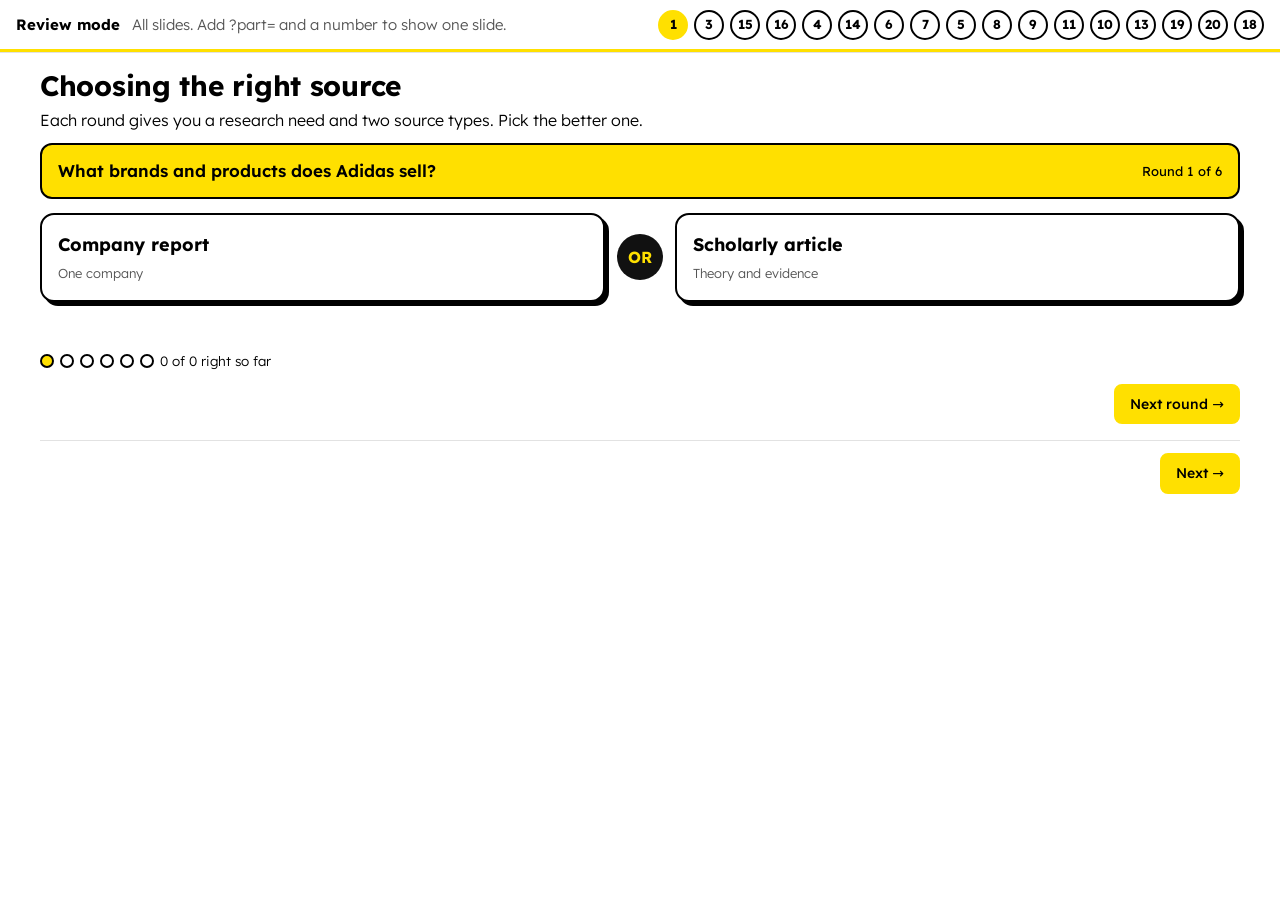
<file: business-research.html>
<!DOCTYPE html>
<html lang="en-AU">
<head>
<meta charset="utf-8">
<meta name="viewport" content="width=device-width, initial-scale=1, viewport-fit=cover">
<title>Business research skills: MGMT5050 | UNSW Library</title>
<script>(function(){var p=parseInt(new URLSearchParams(location.search).get('part'),10);if(p>0)document.documentElement.classList.add('single');window.__part=p>0?p:0})();</script>
<link rel="preconnect" href="https://fonts.googleapis.com">
<link rel="preconnect" href="https://fonts.gstatic.com" crossorigin>
<link href="https://fonts.googleapis.com/css2?family=Lexend:wght@300;400;500;700&display=swap" rel="stylesheet">
<style>
:root{
  --bg:#ffffff; --ink:#000000; --muted:#555555; --line:#e2e2e2; --panel:#f5f5f3;
  --yellow:#ffe000; --soft:#fff6b8; --on-yellow:#000000;
  --good:#1d7a3a; --bad:#b3261e; --focus:#1a5fd1;
  box-sizing:border-box;
  padding-top:env(safe-area-inset-top,0px);
  padding-bottom:env(safe-area-inset-bottom,0px);
}
@media (prefers-color-scheme:dark){
  :root:not([data-theme="light"]){
    --bg:#161616; --ink:#f3f3f3; --muted:#b5b5b5; --line:#343434; --panel:#202020;
    --soft:#3b3510; --good:#6fd08f; --bad:#ff8a80; --focus:#8ab4ff;
  }
}
:root[data-theme="dark"]{
  --bg:#161616; --ink:#f3f3f3; --muted:#b5b5b5; --line:#343434; --panel:#202020;
  --soft:#3b3510; --good:#6fd08f; --bad:#ff8a80; --focus:#8ab4ff;
}
*,*::before,*::after{box-sizing:inherit}
html{scroll-padding-top:calc(env(safe-area-inset-top,0px) + 70px);scroll-behavior:smooth}
@media (prefers-reduced-motion:reduce){html{scroll-behavior:auto}*{transition:none!important;animation:none!important}}
body{margin:0;background:var(--bg);color:var(--ink);font-family:"Lexend",system-ui,-apple-system,"Segoe UI",sans-serif;font-weight:300;line-height:1.6;font-size:17px}
body::after{content:"";position:fixed;top:0;right:0;width:clamp(0px,4vw,56px);height:100%;background:var(--yellow);z-index:0;pointer-events:none}
@media (max-width:720px){body::after{display:none}}
strong,b{font-weight:500}
a{color:inherit;text-decoration-color:var(--yellow);text-decoration-thickness:3px;text-underline-offset:3px}
:focus-visible{outline:3px solid var(--focus);outline-offset:2px}
.wrap{max-width:1040px;margin:0 auto;padding:0 24px;position:relative;z-index:1}
@media (min-width:721px){.wrap{padding-right:calc(24px + 4vw)}}
.bar{position:sticky;top:0;z-index:10;background:var(--bg);border-bottom:1px solid var(--line);padding-top:env(safe-area-inset-top,0px)}
.bar .wrap{display:flex;align-items:center;gap:16px;min-height:60px;flex-wrap:wrap}
.brand{font-weight:700;font-size:15px;white-space:nowrap}
.nav{display:flex;gap:4px;overflow-x:auto;flex:1;scrollbar-width:none}
.nav::-webkit-scrollbar{display:none}
.nav a{text-decoration:none;font-size:14px;padding:6px 10px;border-radius:6px;white-space:nowrap;font-weight:400}
.nav a:hover{background:var(--panel)}
.nav a .n{display:inline-grid;place-items:center;width:20px;height:20px;border-radius:50%;background:var(--yellow);color:var(--on-yellow);font-size:12px;font-weight:700;margin-right:6px}
.hero{padding:56px 0 24px}
.hero h1{font-size:clamp(38px,6.5vw,70px);line-height:1.04;font-weight:700;letter-spacing:-.02em;margin:0 0 18px;max-width:16ch}
.hero h1::after{content:"";display:block;width:110px;height:8px;background:var(--yellow);margin-top:18px}
.hero p{max-width:62ch;font-size:19px;margin:0 0 10px}
.hero .sub{color:var(--muted);font-size:16px}
section{padding:56px 0;border-top:1px solid var(--line)}
.sec-head{display:grid;grid-template-columns:auto 1fr;gap:18px;align-items:start;margin-bottom:22px}
.big-n{width:54px;height:54px;border-radius:50%;background:var(--yellow);color:var(--on-yellow);display:grid;place-items:center;font-weight:700;font-size:26px}
h2{font-size:clamp(28px,4vw,40px);line-height:1.1;margin:4px 0 8px;font-weight:700;letter-spacing:-.01em}
h3{font-size:21px;margin:34px 0 10px;font-weight:500}
.lead{max-width:64ch;margin:0}
.muted{color:var(--muted)}
.small{font-size:14px}
p{max-width:68ch}
.tip{display:flex;gap:14px;align-items:flex-start;background:var(--soft);border-radius:12px;padding:14px 18px;margin:18px 0;max-width:760px}
.tip .ic{flex:none;width:30px;height:30px;border-radius:50%;background:var(--yellow);color:var(--on-yellow);display:grid;place-items:center;font-weight:700}
.tip p{margin:0}
.btn{font:inherit;font-weight:500;font-size:15px;padding:9px 16px;border-radius:8px;border:2px solid var(--yellow);background:var(--yellow);color:var(--on-yellow);cursor:pointer;text-decoration:none;display:inline-block}
.btn.ghost{background:transparent;border-color:var(--ink);color:var(--ink)}
.btn:disabled{opacity:.45;cursor:not-allowed}
.actions{display:flex;gap:10px;flex-wrap:wrap;align-items:center;margin-top:16px}
.panel{background:var(--panel);border-radius:18px;padding:22px;margin-top:14px}
.status{margin:12px 0 0;font-weight:500;min-height:1.6em}
/* sorter */
.pool{display:flex;flex-wrap:wrap;gap:8px;min-height:56px;padding:10px;border:2px dashed var(--muted);border-radius:12px;margin-bottom:16px;background:var(--bg)}
.pool:empty::before{content:"All cards placed. Select Check answers.";color:var(--muted);font-size:15px;padding:6px}
.card{font:inherit;font-weight:400;font-size:15px;line-height:1.4;padding:8px 12px;border-radius:8px;border:2px solid var(--ink);background:var(--bg);color:var(--ink);cursor:grab;text-align:left;touch-action:manipulation}
.card[aria-pressed="true"]{background:var(--yellow);border-color:var(--yellow);color:#000}
.card.ok{border-color:var(--good);box-shadow:inset 6px 0 0 var(--good)}
.card.no{border-color:var(--bad);box-shadow:inset 6px 0 0 var(--bad)}
.bins{display:grid;grid-template-columns:repeat(auto-fit,minmax(190px,1fr));gap:12px}
.bin{border:2px solid var(--ink);border-radius:12px;background:var(--bg);min-height:130px;display:flex;flex-direction:column;cursor:pointer}
.bin.over{background:var(--soft)}
.bin .bh{font:inherit;font-weight:700;font-size:16px;text-align:left;border:0;border-bottom:2px solid var(--ink);background:transparent;color:var(--ink);padding:10px 12px;cursor:pointer}
.bin .bh small{display:block;font-weight:400;font-size:13px;color:var(--muted)}
.bin .bc{padding:10px;display:flex;flex-direction:column;gap:6px;flex:1}
.why{list-style:none;padding:0;margin:14px 0 0;max-width:760px}
.why li{padding:10px 0;border-top:1px solid var(--line);font-size:15px}
.why li b{font-weight:700}
.v.ok{color:var(--good);font-weight:700}.v.no{color:var(--bad);font-weight:700}
/* questions */
.q{background:var(--panel);border-radius:14px;padding:18px 20px;margin-top:12px;max-width:820px}
.q .qt{font-weight:500;font-size:18px;margin:0 0 12px}
.choices{display:flex;gap:8px;flex-wrap:wrap}
.choice{font:inherit;font-weight:500;font-size:15px;padding:9px 16px;border-radius:10px;border:2px solid var(--ink);background:var(--bg);color:var(--ink);cursor:pointer;text-align:left}
.choice:disabled{cursor:default;opacity:.5}
.choice.right{background:var(--good);color:#fff;border-color:var(--good);opacity:1}
.choice.wrong{border-color:var(--bad);opacity:1}
.fb{margin:12px 0 0;min-height:0}
/* inputs */
label.f{display:block;font-weight:500;font-size:15px;margin-bottom:4px}
input[type=text],textarea{width:100%;font:inherit;font-weight:400;padding:10px 12px;border:2px solid var(--line);border-radius:8px;background:var(--bg);color:var(--ink)}
input[type=text]:focus,textarea:focus{border-color:var(--ink);outline:none}
.out{margin:14px 0;border:2px solid var(--ink);border-radius:12px;overflow:hidden}
.out .hd{display:flex;justify-content:space-between;align-items:center;gap:8px;padding:8px 12px;background:var(--ink);color:var(--bg);font-size:14px;font-weight:500;flex-wrap:wrap}
.out code{display:block;padding:14px;font-family:ui-monospace,Menlo,Consolas,monospace;font-size:15px;overflow-x:auto;white-space:pre-wrap;word-break:break-word;background:var(--bg)}
.cols{display:grid;grid-template-columns:repeat(auto-fit,minmax(230px,1fr));gap:18px;margin-top:14px}
.cols > div{border-left:4px solid var(--yellow);padding:4px 0 4px 14px}
.cols h4{margin:0 0 4px;font-size:17px;font-weight:700}
.cols p{margin:0;font-size:15px}
.reflect{border:2px solid var(--ink);border-radius:14px;padding:18px 20px;margin-top:18px;max-width:820px}
.reflect h3{margin-top:0}
.reflect ol{margin:0;padding-left:1.2em}
.reflect li{margin:6px 0}
footer{padding:40px 0 60px;border-top:1px solid var(--line);font-size:14px;color:var(--muted)}
.sr{position:absolute;left:-9999px}

html,body{height:100%;overflow:hidden}
body{font-size:16px}
body::after{display:none}
.top{height:52px;display:flex;align-items:center;gap:12px;padding:0 16px;border-bottom:3px solid var(--yellow);background:var(--bg)}
.top .brand{font-weight:700;font-size:15px;white-space:nowrap}
.top .ttl{font-size:15px;color:var(--muted);white-space:nowrap;overflow:hidden;text-overflow:ellipsis;flex:1;min-width:0}
.dots{display:flex;gap:6px}
.dot{font:inherit;width:30px;height:30px;border-radius:50%;border:2px solid var(--ink);background:var(--bg);color:var(--ink);font-weight:700;font-size:13px;cursor:pointer;padding:0}
.dot[aria-current="step"]{background:var(--yellow);border-color:var(--yellow);color:#000}
.arrow{font:inherit;font-weight:500;font-size:14px;padding:6px 12px;border-radius:8px;border:2px solid var(--ink);background:var(--bg);color:var(--ink);cursor:pointer}
.arrow:disabled{opacity:.35;cursor:default}
@media (max-width:620px){.top .ttl{display:none}}
.deck{height:calc(100% - 52px);display:flex;overflow-x:auto;overflow-y:hidden;scroll-snap-type:x mandatory;scroll-behavior:smooth;scrollbar-width:none}
.deck::-webkit-scrollbar{display:none}
.done{background:var(--soft);border-radius:8px;padding:7px 14px;font-size:14px}
.dots::before{content:"";font-size:13px;color:var(--muted);align-self:center;margin-right:4px}
.slide{flex:0 0 100%;height:100%;overflow-y:auto;scroll-snap-align:start;padding:18px 24px 28px}
.slide .in{max-width:1200px;margin:0 auto}
.sh{display:flex;gap:12px;align-items:center;margin-bottom:6px}
.sh .big-n{width:38px;height:38px;font-size:19px;flex:none}
.sh h2{font-size:clamp(22px,3vw,28px);margin:0}
.slide .lead{font-size:15px;margin:0 0 10px;max-width:none}
.slide .tip{margin:12px 0;padding:10px 14px}
.slide .tip p{font-size:15px}
.panel{padding:14px;margin-top:8px}
.card{font-size:14px;padding:6px 10px}
.pool{min-height:44px;padding:8px;gap:6px;margin-bottom:0}
.bins{grid-template-columns:repeat(auto-fit,minmax(140px,1fr));gap:8px}
.bin{min-height:96px}
.bin .bh{font-size:14px;padding:8px 10px}
.bin .bh small{font-size:12px}
.bin .bc{padding:6px;gap:4px}
.why li{font-size:14px;padding:6px 0}
.status{margin-top:8px}
.actions{margin-top:10px}
.btn{font-size:14px;padding:7px 14px}
@media (min-width:860px){
 .sorter{display:grid;grid-template-columns:minmax(0,1fr) minmax(0,1.35fr);gap:12px;align-items:start}
 .sorter > *{grid-column:1/-1}
 .sorter > .pool{grid-column:1;flex-direction:column;align-items:stretch}
 .sorter > .bins{grid-column:2}
 .sorter .pool .card{width:100%}
}
.q{padding:12px 16px;margin-top:8px;max-width:none}
.q .qt{font-size:16px;margin-bottom:8px}
.choice{font-size:14px;padding:7px 12px}
.cols{gap:14px;margin-top:6px}
.cols p{font-size:14px}
.reflect{padding:12px 16px;margin-top:12px;max-width:none}
.reflect h3{font-size:17px;margin:0 0 6px}
.check li{padding:5px 0;font-size:15px}
.check{list-style:none;padding:0;margin:0}
.check li{display:flex;gap:10px;align-items:flex-start;border-top:1px solid var(--line)}
.check input{width:18px;height:18px;margin-top:4px;accent-color:var(--ink);flex:none}
.swot .bins{grid-template-columns:repeat(2,minmax(0,1fr))}
.nextbar{display:flex;justify-content:space-between;margin-top:16px;padding-top:12px;border-top:1px solid var(--line)}
.note{font-size:13px;color:var(--muted);margin:0 0 4px;max-width:none}
.sorter > p.small{margin:0 0 2px}
.bin{min-height:110px}
@media (prefers-reduced-motion:reduce){.deck{scroll-behavior:auto}}

.card.ok::before,.choice.right::before,.mk.ok::before{content:"✓ ";font-weight:700}
.card.no::before,.choice.wrong::before,.mk.no::before{content:"✗ ";font-weight:700}
.types{display:grid;grid-template-columns:repeat(auto-fit,minmax(170px,1fr));gap:8px;margin:6px 0 4px}
.types div{border-left:4px solid var(--yellow);padding:2px 0 2px 10px;font-size:14px}
.types b{display:block;font-weight:700}
.src{display:grid;grid-template-columns:repeat(auto-fit,minmax(260px,1fr));gap:10px}
.srccard{background:var(--bg);border:2px solid var(--ink);border-radius:12px;padding:12px 14px}
.srccard .tag{display:inline-block;background:var(--ink);color:var(--bg);font-size:12px;font-weight:500;border-radius:4px;padding:1px 8px;margin-bottom:6px}
.srccard dl{display:grid;grid-template-columns:auto 1fr;gap:2px 10px;margin:0 0 8px;font-size:14px}
.srccard dt{font-weight:500}.srccard dd{margin:0}
.srccard .qt{font-size:15px;font-weight:500;margin:6px 0}
.srccard .choices{flex-direction:column}
.chips{display:flex;flex-wrap:wrap;gap:6px;margin:6px 0}
.chips span{background:var(--soft);border-radius:999px;padding:3px 12px;font-size:14px}
.reveal{font:inherit;font-size:14px;font-weight:500;background:transparent;border:2px solid var(--ink);color:var(--ink);border-radius:8px;padding:6px 12px;cursor:pointer}
.reveal[aria-expanded="true"]{background:var(--soft)}
.revealed{margin:8px 0 0}
.mt{display:grid;gap:8px;max-width:820px}
.mrow{display:grid;grid-template-columns:minmax(0,1fr) minmax(0,1.4fr);gap:10px;align-items:center;background:var(--bg);border:2px solid var(--line);border-radius:10px;padding:8px 12px}
.mrow label{font-weight:500;font-size:15px}
.mrow select{font:inherit;font-size:14px;padding:6px;border:2px solid var(--ink);border-radius:6px;background:var(--bg);color:var(--ink);width:100%}
.mk{font-size:14px;grid-column:1/-1}
.mk.ok{color:var(--good)}.mk.no{color:var(--bad)}
@media (max-width:620px){.mrow{grid-template-columns:1fr}}
/* search simulation */
.sim{background:var(--bg);border:2px solid var(--ink);border-radius:12px;padding:14px}
.sim .simhd{font-weight:700;font-size:16px;margin:0 0 2px}
.sim .simsub{font-size:13px;color:var(--muted);margin:0 0 10px}
.srow{display:grid;grid-template-columns:90px minmax(0,1fr) 150px;gap:8px;margin-bottom:8px}
.srow .op{font-weight:700;font-size:14px;align-self:center;text-align:center;border:2px solid var(--line);border-radius:6px;padding:6px 0}
.srow input,.srow select{font:inherit;font-size:14px;padding:8px 10px;border:2px solid var(--line);border-radius:6px;background:var(--bg);color:var(--ink);width:100%}
.srow input[readonly]{background:var(--panel)}
@media (max-width:620px){.srow{grid-template-columns:70px 1fr}.srow select{grid-column:2}}
.tabs{display:flex;gap:4px;border-bottom:2px solid var(--line);margin:12px 0 10px}
.tabs button{font:inherit;font-size:14px;font-weight:500;background:transparent;border:0;border-bottom:3px solid transparent;padding:6px 12px;cursor:pointer;color:var(--ink);margin-bottom:-2px}
.tabs button[aria-selected="true"]{border-bottom-color:var(--yellow)}
.jlist{list-style:none;padding:0;margin:0;display:grid;grid-template-columns:repeat(auto-fit,minmax(250px,1fr));gap:4px 16px}
.jlist li{display:flex;gap:8px;align-items:flex-start;font-size:14px;padding:4px 0}
.jlist input{width:18px;height:18px;margin-top:2px;accent-color:var(--ink);flex:none}
.jlist .warn{color:var(--bad);font-size:13px;display:block}
.plan{display:grid;grid-template-columns:repeat(auto-fit,minmax(220px,1fr));gap:10px}
.rec{background:var(--bg);border:2px solid var(--ink);border-radius:12px;padding:12px 14px;max-width:620px}
.rec dl{display:grid;grid-template-columns:auto 1fr;gap:4px 12px;margin:0;font-size:14px}
.rec dt{font-weight:500}.rec dd{margin:0}
.rec dd.blank{color:var(--muted);font-style:italic}
.video{position:relative;width:100%;max-width:640px;aspect-ratio:16/9;border:2px solid var(--ink);border-radius:12px;overflow:hidden;background:#000}
.video iframe{position:absolute;inset:0;width:100%;height:100%;border:0}
.two{display:grid;grid-template-columns:minmax(0,1fr) minmax(0,1fr);gap:16px;align-items:start}
@media (max-width:860px){.two{grid-template-columns:1fr}}
.links a{font-weight:500}

.across .bins{grid-template-columns:repeat(auto-fit,minmax(120px,1fr))}
@media (max-width:900px){.across .bins{grid-template-columns:repeat(3,minmax(0,1fr))}}
@media (max-width:520px){.across .bins{grid-template-columns:repeat(2,minmax(0,1fr))}}
.across.sorter{display:block}
.across .pool{flex-direction:row;margin-bottom:10px}
.across .pool .card{width:auto}
.dbs{display:grid;grid-template-columns:repeat(auto-fit,minmax(210px,1fr));gap:10px;margin-top:6px}
.db{background:var(--bg);border:2px solid var(--ink);border-radius:12px;padding:12px 14px}
.db h4{margin:0 0 4px;font-size:16px}.db p{margin:0;font-size:14px}
.rank{list-style:none;padding:0;margin:0;max-width:620px;counter-reset:r}
.rank li{counter-increment:r;display:grid;grid-template-columns:30px 1fr auto;gap:10px;align-items:center;background:var(--bg);border:2px solid var(--ink);border-radius:10px;padding:6px 10px;margin-bottom:6px;font-size:15px}
.rank li::before{content:counter(r);width:26px;height:26px;border-radius:50%;background:var(--yellow);color:#000;display:grid;place-items:center;font-weight:700;font-size:14px}
.rank li.ok{border-color:var(--good)}.rank li.no{border-color:var(--bad)}
.rank li.ok span.t::before{content:"✓ ";font-weight:700;color:var(--good)}.rank li.no span.t::before{content:"✗ ";font-weight:700;color:var(--bad)}
.mv{font:inherit;border:2px solid var(--line);background:var(--bg);color:var(--ink);border-radius:6px;width:34px;height:30px;cursor:pointer}
.radios{display:flex;flex-wrap:wrap;gap:6px 14px;margin:4px 0 8px}
.radios label{display:flex;gap:6px;align-items:center;font-size:15px}
.radios input{accent-color:var(--ink);width:18px;height:18px}
.help{border-radius:24px 8px 24px 8px;background:var(--yellow);color:#000;padding:26px 24px;text-align:center;max-width:860px;margin:0 auto}
.help .big{font-size:clamp(26px,4vw,36px);font-weight:700;line-height:1.15;margin:0 0 6px}
.help .sub{font-size:17px;margin:0 auto 18px;max-width:none}
.hcards{display:grid;grid-template-columns:repeat(auto-fit,minmax(240px,1fr));gap:12px;text-align:left}
.hcard{background:#fff;color:#111;border-radius:14px;padding:18px;display:flex;flex-direction:column;gap:8px}
.hcard h3{margin:0;font-size:20px;color:#111}
.hcard p{margin:0;font-size:15px;color:#333;flex:1}
.hcard ul{margin:0;padding-left:1.1em;font-size:15px;color:#333}
.hcard a.go{align-self:flex-start;background:#111;color:#fff;border-radius:999px;padding:10px 20px;font-weight:500;text-decoration:none;font-size:15px}
.hcard a.go:focus-visible{outline:3px solid #1a5fd1;outline-offset:2px}
@media (max-width:640px){.hcards{grid-template-columns:1fr!important}}
.help .foot{margin:16px 0 0;font-size:15px;max-width:none}
.vlink{font-size:14px;margin:6px 0 0}
.cols.pills h4{display:inline-block;background:var(--yellow);color:#000;padding:2px 12px;border-radius:6px;margin-bottom:6px}
.cols.pills > div{border-left:0;padding-left:0}
#p2 .cols{margin-bottom:6px}
#p2 .src{grid-template-columns:repeat(auto-fit,minmax(320px,1fr));gap:18px;margin-top:8px}
#p2 .srccard{padding:16px 18px}
#p2 .srccard .choices{flex-direction:row;flex-wrap:wrap}
.simfoot{display:grid;grid-template-columns:minmax(0,1.6fr) auto;gap:14px;align-items:start;margin-top:12px}
@media (max-width:760px){.simfoot{grid-template-columns:1fr}}
.jlist{grid-template-columns:repeat(2,minmax(0,1fr))!important}
@media (max-width:560px){.jlist{grid-template-columns:1fr!important}}
.tryrow{margin-top:14px}
.tryin{display:flex;gap:8px}.tryin input{flex:1}
.revealed .types{margin-top:8px}
#p1 .reveal{margin-top:10px}
.help2{display:grid;grid-template-columns:minmax(0,1fr) minmax(0,1.2fr);border-radius:18px;overflow:hidden;border:3px solid #111;max-width:980px;margin:0 auto}
@media (max-width:760px){.help2{grid-template-columns:1fr}}
.h2l{background:#111;color:#fff;padding:28px 26px;display:flex;flex-direction:column;justify-content:center}
.h2l .kick{margin:0 0 8px;font-size:14px;font-weight:500;letter-spacing:.08em;text-transform:uppercase;color:#ffe000}
.h2l .big{margin:0 0 12px;font-size:clamp(30px,4.2vw,44px);font-weight:700;line-height:1.08}
.h2l .big span{background:#ffe000;color:#111;padding:0 8px;border-radius:6px;box-decoration-break:clone;-webkit-box-decoration-break:clone}
.h2l .sub{margin:0;font-size:16px;color:#eee;max-width:none}
.h2r{background:#fff;color:#111;padding:22px 24px;display:flex;flex-direction:column;gap:12px;justify-content:center}
.hc.main{border:2px solid #111;border-radius:14px;padding:16px 18px;box-shadow:6px 6px 0 #ffe000}
.hc .lab{margin:0 0 6px;font-size:20px;font-weight:700}
.hc p{margin:0 0 8px;font-size:15px;color:#333;max-width:none}
.hc ul{list-style:none;padding:0;margin:0 0 12px;font-size:15px}
.hc li{padding:2px 0}.hc li::before{content:"✓ ";font-weight:700}
.hc a.go{display:inline-block;background:#ffe000;color:#111;border:2px solid #111;border-radius:999px;padding:10px 22px;font-weight:700;text-decoration:none}
.hc a.go:hover{background:#111;color:#ffe000}
.hc .note2{margin:10px 0 0;font-size:14px}
.h2r .alt{margin:0;font-size:15px;color:#333;max-width:none}
.h2r a{color:#111}
.hint{background:var(--panel);border-left:5px solid var(--yellow);border-radius:6px;padding:8px 12px;margin:0 0 10px;font-size:15px;max-width:none}
.qchips{display:flex;flex-wrap:wrap;gap:6px;margin-top:8px}
.qc{font:inherit;font-size:13px;border:1px solid var(--muted);background:var(--bg);color:var(--ink);border-radius:999px;padding:4px 12px;cursor:pointer}
.qc:hover{background:var(--soft)}
.cite{font-size:14px;margin:0;max-width:none;overflow-wrap:anywhere}
.multi{display:grid;gap:8px;max-width:900px}
.mrow2{background:var(--bg);border:2px solid var(--line);border-radius:10px;padding:10px 12px}
.mrow2 .need{font-weight:500;font-size:15px;margin:0 0 6px}
.mrow2 .opts{display:flex;flex-wrap:wrap;gap:6px 16px}
.mrow2 label{display:flex;gap:6px;align-items:center;font-size:14px}
.mrow2 input{width:18px;height:18px;accent-color:var(--ink)}
.mrow2 .mk{display:block;margin-top:4px}
/* stepper */
.stepper{max-width:820px}
.st-count{font-size:13px;color:var(--muted);margin:0 0 4px;font-weight:500;letter-spacing:.03em;text-transform:uppercase}
.st-bar{height:6px;background:var(--line);border-radius:999px;overflow:hidden;margin:0 0 12px}
.st-bar span{display:block;height:100%;background:var(--yellow);transition:width .3s}
.st-q{font-size:19px;font-weight:500;margin:0 0 12px;max-width:none}
.st-fb{min-height:1.6em;margin:12px 0 0;font-size:15px;max-width:none}
.st-nav{display:flex;justify-content:flex-end;margin-top:12px}
/* highlighter */
.abs{background:var(--bg);border:2px solid var(--ink);border-radius:12px;padding:16px 18px;line-height:2.1;max-width:860px;font-size:17px}
.w{font:inherit;color:inherit;background:transparent;border:0;padding:0 2px;cursor:pointer;border-radius:3px}
.w.on{background:var(--yellow);color:#000}
.w.sug{box-shadow:inset 0 -3px 0 var(--good)}
/* boolean builder */
.bb{background:var(--bg);border:2px solid var(--ink);border-radius:12px;padding:14px}
.bb .simhd{font-weight:700;font-size:16px;margin:0 0 2px}.bb .simsub{font-size:13px;color:var(--muted);margin:0 0 10px}
.brow{display:grid;grid-template-columns:62px minmax(0,1fr);gap:8px;align-items:stretch;margin-bottom:8px}
.brow .op{font-weight:700;font-size:13px;display:grid;place-items:center;border:2px solid var(--line);border-radius:6px;background:var(--panel)}
.bzone{border:2px dashed var(--line);border-radius:8px;padding:6px;display:flex;flex-wrap:wrap;gap:6px;align-items:center;min-height:48px;cursor:pointer}
.brow.active .bzone{border-color:var(--ink);border-style:solid;background:var(--soft)}
.bzone input{flex:1;min-width:150px;border:0;background:transparent;font:inherit;font-size:14px;padding:6px;color:var(--ink)}
.bzone input:focus{outline:2px solid var(--focus);border-radius:4px}
.orl{font-size:12px;font-weight:700;color:var(--muted)}
.cap{display:inline-flex;align-items:center;border:2px solid var(--ink);border-radius:999px;background:var(--bg);font-size:14px;overflow:hidden}
.cap .ct{font:inherit;border:0;background:transparent;color:var(--ink);padding:4px 10px;cursor:pointer;font-family:ui-monospace,Menlo,Consolas,monospace}
.cap .ct[aria-expanded="true"]{background:var(--yellow);color:#000}
.cap .cx{font:inherit;border:0;border-left:1px solid var(--line);background:transparent;color:var(--muted);padding:4px 8px;cursor:pointer}
.capmenu{width:100%;display:flex;flex-wrap:wrap;gap:6px;align-items:center;background:var(--panel);border-radius:8px;padding:6px 8px;font-size:13px}
.capmenu button{font:inherit;font-size:13px;border:2px solid var(--ink);background:var(--bg);color:var(--ink);border-radius:6px;padding:3px 8px;cursor:pointer}
.capmenu button[aria-pressed="true"]{background:var(--yellow);border-color:var(--yellow);color:#000}
.capmenu .w8{color:var(--bad);font-weight:500}
.tray{margin-top:12px;border-top:2px solid var(--line);padding-top:10px}
.tray .tg{font-size:13px;font-weight:700;color:var(--muted);margin:6px 0 4px;text-transform:uppercase;letter-spacing:.04em}
.tray .tl{display:flex;flex-wrap:wrap;gap:6px}
.tcap{font:inherit;font-size:14px;border:2px solid var(--ink);border-radius:999px;background:var(--soft);color:var(--ink);padding:4px 12px;cursor:pointer}
.tcap:hover{background:var(--yellow);color:#000}
.legend{display:grid;grid-template-columns:repeat(auto-fit,minmax(170px,1fr));gap:8px;margin:12px 0 0}
.legend div{background:var(--panel);border-radius:8px;padding:8px 10px;font-size:13px}
.legend b{font-family:ui-monospace,Menlo,Consolas,monospace;font-size:15px;display:block}
.nest{background:var(--soft);border-radius:8px;padding:10px 12px;margin-top:12px;font-size:14px}
.nest p{margin:0;max-width:none}
#bbOut .br{color:var(--bad);font-weight:700}
.qz{max-width:1000px}
.qzh{background-color:#ffe000;background-image:linear-gradient(100deg,#ffe000 50%,rgba(255,224,0,0) 80%),repeating-linear-gradient(-6deg,rgba(255,255,255,0) 0,rgba(255,255,255,0) 11px,#fff 11px,#fff 14px);border-radius:8px;padding:28px 30px;color:#000}
.qzh .kick{margin:0 0 6px;font-size:14px;font-weight:700;letter-spacing:.08em;text-transform:uppercase;max-width:none}
.qzh .big{margin:0 0 8px;font-size:clamp(34px,5vw,54px);font-weight:700;line-height:1.02;max-width:none}
.qzh .sub{margin:0;font-size:18px;max-width:none}
.qzr{display:grid;grid-template-columns:minmax(0,1fr) minmax(0,1fr);gap:14px;margin-top:14px}
@media (max-width:700px){.qzr{grid-template-columns:1fr}}
.qzd{background:#111;color:#fff;border-radius:8px;padding:18px 22px}
.qzd ul{margin:6px 0 0;padding-left:20px;font-size:16px;line-height:1.7}
.qzw{background:#fff;color:#111;border:2px solid #111;border-radius:8px;padding:18px 22px;box-shadow:6px 6px 0 #ffe000}
.qz .k{margin:0 0 8px;font-size:13px;font-weight:700;letter-spacing:.06em;text-transform:uppercase;max-width:none}
.qzd .k{color:#ffe000}.qzw .k{color:#555}
.qzw .t{margin:0 0 2px;font-size:19px;font-weight:700;max-width:none}
.qzw .s{margin:0 0 12px;font-size:15px;color:#333;max-width:none}
.libframe{height:100vh;border:1px solid var(--line)}
.libframe iframe{display:block;width:100%;height:100%;border:0}
.single #p18{padding:0}.single #p18 .in{max-width:none}.single #p18 .libframe{border:0}
/* single-slide mode for LibWizard */
.single .sh{position:absolute;left:-9999px}
.single .top{display:none}
.single,.single body{height:auto;overflow:auto}
.single .deck{display:block;height:auto;overflow:visible}
.single .slide{display:none;height:auto;overflow:visible;padding-top:14px}
.single .slide.show{display:block}
.single .nextbar{display:none}
/* ===== v3 additions ===== */
.note{font-size:14px!important;color:var(--muted)}
.ins{font-size:14px;color:var(--muted);margin:0 0 8px;max-width:none;white-space:nowrap;overflow:hidden;text-overflow:ellipsis}
@media (max-width:700px){.ins{white-space:normal}}
.slide .lead{font-size:16px;color:var(--ink)}
/* top strip: gamification + new tab */
.gbar{position:sticky;top:0;z-index:30;display:flex;align-items:center;gap:12px;background:#111;color:#fff;padding:7px 14px;font-size:14px;margin:-14px -24px 14px}
.gbar .gp{background:var(--yellow);color:#000;font-weight:700;border-radius:999px;padding:2px 12px;white-space:nowrap}
.gbar .gt{flex:1;max-width:220px;height:8px;background:#444;border-radius:999px;overflow:hidden}
.gbar .gt span{display:block;height:100%;width:0;background:var(--yellow);transition:width .4s}
.gbar .gc,.gbar .gb{white-space:nowrap;color:#eee}
.gbar .ntab{margin-left:auto;display:inline-flex;align-items:center;gap:6px;font:inherit;font-size:13px;font-weight:700;background:#fff;color:#000;border:0;border-radius:6px;padding:5px 10px;min-height:28px;cursor:pointer}
.gbar .ntab:hover{background:var(--yellow)}
.gbar .ntab svg{width:15px;height:15px}
@media (max-width:640px){.gbar .gt,.gbar .gb{display:none}}
.toast{position:fixed;right:18px;bottom:18px;z-index:60;background:#fff;color:#111;border:3px solid #111;border-radius:14px;box-shadow:6px 6px 0 var(--yellow);padding:12px 16px;display:flex;gap:12px;align-items:center;max-width:340px;transform:translateY(20px);opacity:0;transition:all .3s}
.toast.on{transform:none;opacity:1}
.toast .ti{width:48px;height:48px;border-radius:50%;background:var(--yellow);border:3px solid #111;display:grid;place-items:center;font-size:24px;flex:none}
.toast .tk{display:block;font-size:12px;letter-spacing:.06em;text-transform:uppercase;color:#555}
.toast .tt{display:block;font-size:17px}.toast .ts{font-size:14px;color:#333}
@media (prefers-reduced-motion:reduce){.toast{transition:none}}
/* pop-overs */
.popwrap{position:relative;display:inline-block}
.pop{position:absolute;z-index:40;top:calc(100% + 8px);left:0;width:min(320px,80vw);background:#fff;color:#111;border:2px solid #111;border-radius:12px;box-shadow:5px 5px 0 var(--yellow);padding:12px 40px 12px 14px;font-size:14px;line-height:1.5;text-align:left;font-weight:400}
.pop.right{left:auto;right:0}
.pop p{margin:0 0 6px;max-width:none}.pop p:last-child{margin:0}
.pop .ph{font-weight:700;font-size:15px;margin-bottom:4px}
.pclose{position:absolute;top:6px;right:6px;width:28px;height:28px;border-radius:50%;border:2px solid #111;background:#fff;color:#111;font-size:16px;line-height:1;display:grid;place-items:center;padding:0;cursor:pointer}
.pclose:hover{background:var(--yellow)}
.gnum{width:28px;height:28px;border-radius:50%;background:var(--yellow);color:#000;border:2px solid #111;font:inherit;font-weight:700;font-size:14px;display:inline-grid;place-items:center;padding:0;cursor:pointer;flex:none}
.gnum[aria-expanded="true"]{background:#111;color:var(--yellow)}
.linkbtn{font:inherit;font-size:14px;background:none;border:0;padding:2px 0;color:var(--ink);text-decoration:underline;text-decoration-color:var(--yellow);text-decoration-thickness:3px;text-underline-offset:3px;cursor:pointer}
/* tick-all stepper */
.ticks{border:0;margin:0;padding:0;display:grid;gap:6px}
.ticks label{display:flex;gap:10px;align-items:center;border:2px solid var(--line);border-radius:10px;padding:8px 12px;font-size:15px;background:var(--bg);cursor:pointer}
.ticks label.right{border-color:var(--good)}
.ticks input{width:18px;height:18px;accent-color:#111}
/* slide 1: six boxes above cards */
#p1 .bins{grid-template-columns:repeat(3,minmax(0,1fr))}
#p1 .bin{min-height:96px}
#p1 .pool{margin:12px 0 0}
/* slide 2: report layout */
.rep{display:grid;grid-template-columns:270px minmax(0,1fr);gap:14px;align-items:stretch}
@media (max-width:820px){.rep{grid-template-columns:1fr}}
.side{background:var(--panel);border-left:6px solid var(--yellow);border-radius:10px;padding:14px 16px;display:flex;flex-direction:column;gap:10px}
.side p{margin:0;font-size:14px;max-width:none}
.pill{display:inline-block;background:var(--yellow);color:#000;font-weight:700;border-radius:6px;padding:2px 10px;font-size:14px;margin-bottom:2px}
.side .chips span{background:#fff;border:1px solid var(--line)}
.side .k{font-size:13px;font-weight:700;letter-spacing:.05em;text-transform:uppercase;color:#333;margin:0}
.grid22{display:grid;grid-template-columns:repeat(2,minmax(0,1fr));gap:12px}
@media (max-width:640px){.grid22{grid-template-columns:1fr}}
.rc{border:2px solid #111;border-radius:12px;overflow:hidden;display:flex;flex-direction:column;background:var(--bg)}
.rc .rh{background:var(--yellow);color:#000;padding:7px 12px;display:flex;justify-content:space-between;align-items:center;font-weight:700;font-size:14px}
.rc .rh span{font-size:12px;background:#111;color:var(--yellow);border-radius:4px;padding:1px 7px}
.rc .rb{padding:10px 12px;display:flex;flex-direction:column;gap:6px;flex:1}
.rc .meta{font-size:13px;color:#333;margin:0}
.rc .q{background:transparent;padding:0;margin:0}
.rc .q .qt{font-size:15px;margin-bottom:8px}
.rc .choice{font-size:13px;padding:6px 10px}
/* slide 15: tabs + tagging */
.tabs2{display:flex;gap:6px;margin:0 0 12px}
.tabs2 button{font:inherit;font-size:14px;font-weight:700;border:2px solid #111;background:#fff;color:#111;border-radius:999px;padding:6px 14px;cursor:pointer}
.tabs2 button[aria-selected="true"]{background:var(--yellow)}
.tagbar{display:flex;gap:8px;flex-wrap:wrap;align-items:center;margin:0 0 10px;font-size:14px}
.tag{font:inherit;font-size:14px;font-weight:700;border-radius:8px;padding:5px 12px;cursor:pointer;border:2px solid #111;background:#fff;color:#111}
.tag[aria-pressed="true"]{outline:3px solid var(--focus);outline-offset:2px}
.tag.t-task,.wq.t-task{background:#111;color:#fff;border-color:#111}
.tag.t-con,.wq.t-con{background:var(--yellow);color:#000;border-color:#111}
.tag.t-lim,.wq.t-lim{background:#fff;color:#111;border:2px dashed #111}
.qline{font-size:21px;line-height:2.2;background:var(--bg);border:2px solid #111;border-radius:12px;padding:12px 16px}
.wq{font:inherit;font-size:20px;border:2px solid transparent;background:transparent;color:var(--ink);border-radius:8px;padding:2px 8px;cursor:pointer;margin:0 1px}
.wq:hover{border-color:var(--line)}
.wq .wt{display:block;font-size:11px;font-weight:700;letter-spacing:.04em;text-transform:uppercase;line-height:1}
.qfb{list-style:none;margin:10px 0 0;padding:0;font-size:14px}.qfb li{padding:4px 0}
.abs{background:var(--bg);border:2px solid #111;border-radius:12px;padding:14px 16px;line-height:2;font-size:17px}
.w{font:inherit;color:inherit;background:transparent;border:0;padding:0 2px;cursor:pointer;border-radius:3px}
.w.on{background:var(--yellow);color:#000}.w.sug{box-shadow:inset 0 -3px 0 var(--good)}
/* slide 14: Boolean builder */
.bblay{display:grid;grid-template-columns:270px minmax(0,1fr);gap:14px;align-items:start}
@media (max-width:820px){.bblay{grid-template-columns:1fr}}
.bank{background:var(--panel);border-radius:12px;padding:12px 14px}
.bank h3{margin:0 0 2px;font-size:16px}
.bank .hint2{margin:0 0 4px;font-size:13px;color:#333}
.bank .tg{font-size:12px;font-weight:700;letter-spacing:.05em;text-transform:uppercase;color:#333;margin:10px 0 5px}
.bank .tl{display:flex;flex-wrap:wrap;gap:5px}
.tcap{font:inherit;font-size:13px;border:2px solid #111;border-radius:999px;background:#fff6b8;color:#111;padding:3px 10px;cursor:pointer}
.tcap:hover{background:var(--yellow)}
.tcap.used{background:#111;color:var(--yellow)}
.own label{display:block;font-size:13px;font-weight:700;margin:12px 0 4px}
.own input{width:100%;font:inherit;font-size:14px;padding:7px 10px;border:2px solid var(--line);border-radius:8px;background:var(--bg);color:var(--ink)}
.bb{border:2px solid #111;border-radius:12px;padding:12px 14px;background:var(--bg)}
.bb .simhd{font-weight:700;font-size:15px;margin:0 0 8px}
.brow{display:grid;grid-template-columns:78px minmax(0,1fr) 140px 30px;gap:8px;align-items:stretch;margin-bottom:8px}
.brow .op{display:flex;align-items:center;justify-content:center;gap:6px;font-weight:700;font-size:13px;border:2px solid var(--line);border-radius:6px;background:var(--panel)}
.brow .op.blank{border:0;background:transparent}
.brow select{font:inherit;font-size:13px;border:2px solid var(--line);border-radius:6px;background:var(--bg);color:var(--ink);padding:0 6px}
.brow .gcell{display:flex;align-items:center;justify-content:center}
.bzone{border:2px dashed var(--line);border-radius:8px;padding:5px;display:flex;flex-wrap:wrap;gap:5px;align-items:center;min-height:44px;cursor:pointer;position:relative}
.brow.active .bzone{border-color:#111;border-style:solid;background:var(--soft)}
.bzone .ph{color:#555;font-size:13px;padding:2px 6px}
.orl{font-size:11px;font-weight:700;color:#555}
.cap{display:inline-flex;align-items:center;border:2px solid #111;border-radius:999px;background:#fff;font-size:13px;overflow:hidden}
.cap .ct{font:inherit;border:0;background:transparent;color:#111;padding:3px 9px;cursor:pointer;font-family:ui-monospace,Menlo,Consolas,monospace}
.cap .ct[aria-expanded="true"]{background:var(--yellow)}
.cap .cx{font:inherit;border:0;border-left:1px solid var(--line);background:transparent;color:#555;padding:3px 8px;cursor:pointer;min-width:26px}
.capmenu{position:relative;width:100%;display:flex;flex-wrap:wrap;gap:6px;align-items:center;background:#fff;border:2px solid #111;border-radius:10px;padding:8px 40px 8px 10px;font-size:13px}
.capmenu .mh{width:100%;font-weight:700;margin:0}
.capmenu button.o{font:inherit;font-size:13px;border:2px solid #111;background:#fff;color:#111;border-radius:6px;padding:3px 8px;cursor:pointer}
.capmenu button.o[aria-pressed="true"]{background:var(--yellow)}
.capmenu button.o[disabled]{opacity:.45;cursor:not-allowed}
.capmenu .rm{font:inherit;font-size:13px;border:0;background:none;color:var(--bad);text-decoration:underline;cursor:pointer}
.capmenu .na{font-size:12px;color:#555;width:100%}
.capmenu .w8{color:var(--bad);font-weight:500;width:100%}
.bbout{margin-top:10px;border:2px solid #111;border-radius:10px;overflow:hidden}
.bbout .hd{display:flex;justify-content:space-between;align-items:center;gap:8px;padding:6px 10px;background:#111;color:#fff;font-size:13px;font-weight:500;flex-wrap:wrap}
.bbout code{display:block;padding:10px;font-family:ui-monospace,Menlo,Consolas,monospace;font-size:13.5px;white-space:pre-wrap;word-break:break-word;background:var(--bg);min-height:2.4em}
.bbout .br{color:var(--bad);font-weight:700}
.minibtn{font:inherit;font-size:12px;font-weight:700;border:0;border-radius:5px;background:#fff;color:#000;padding:3px 9px;cursor:pointer}
.bbgo{display:flex;align-items:center;gap:10px;flex-wrap:wrap;margin-top:10px}
.helplinks{display:flex;gap:16px;margin-top:8px;flex-wrap:wrap}
.helplinks .popwrap .pop{width:min(420px,85vw)}
.legend2{display:grid;gap:6px}.legend2 div{font-size:13px}.legend2 b{font-family:ui-monospace,Menlo,Consolas,monospace;font-size:14px;margin-right:6px}
/* slide 6 */
.two6{display:grid;grid-template-columns:minmax(0,1fr) minmax(0,1.25fr);gap:14px;align-items:start}
@media (max-width:820px){.two6{grid-template-columns:1fr}}
.tbox{border-left:5px solid var(--yellow);background:var(--panel);border-radius:8px;padding:8px 12px;margin-bottom:8px}
.tbox .pill{margin-bottom:4px}.tbox p{margin:0;font-size:14px;max-width:none}
.trybox{border:2px solid #111;border-radius:10px;padding:10px 12px}
.trybox .tryin{display:flex;gap:6px}.trybox input{flex:1;min-width:0}
/* slide 7 prompting */
.pb{display:grid;grid-template-columns:minmax(0,1fr) minmax(0,1fr);gap:14px;align-items:start}
@media (max-width:820px){.pb{grid-template-columns:1fr}}
.pstep{display:grid;grid-template-columns:28px 1fr;gap:10px;align-items:start;margin-bottom:8px}
.pstep .gnum{cursor:default}
.pstep label{display:block;font-weight:700;font-size:14px;margin:0 0 3px}
.pstep input[type=text],.pstep select{width:100%;font:inherit;font-size:14px;padding:6px 9px;border:2px solid var(--line);border-radius:8px;background:var(--bg);color:var(--ink)}
.pstep .cbl{display:flex;gap:8px;align-items:center;font-size:14px;font-weight:400}
.pstep .cbl input{width:18px;height:18px;accent-color:#111}
.pprev{border:2px solid #111;border-radius:10px;overflow:hidden}
.pprev .hd{display:flex;justify-content:space-between;align-items:center;padding:6px 10px;background:#111;color:#fff;font-size:13px;font-weight:500}
.pprev .pt{padding:10px 12px;font-size:14px;line-height:1.5;min-height:5em;background:var(--bg)}
.pcheck{list-style:none;padding:0;margin:10px 0 0;font-size:14px}
.pcheck li{display:flex;gap:8px;align-items:center;padding:3px 0;color:#555}
.pcheck li .bx{width:20px;height:20px;border-radius:5px;border:2px solid #999;display:grid;place-items:center;font-size:13px;font-weight:700;flex:none}
.pcheck li.ok{color:var(--ink)}.pcheck li.ok .bx{background:var(--good);border-color:var(--good);color:#fff}
.airule{margin:10px 0 0;font-size:13px;background:var(--soft);border-radius:8px;padding:8px 10px;max-width:none}
/* slide 9 news */
.newsl{display:grid;grid-template-columns:270px minmax(0,1fr);gap:14px;align-items:start}
@media (max-width:820px){.newsl{grid-template-columns:1fr}}
.dbstack{background:var(--panel);border-left:6px solid var(--yellow);border-radius:10px;padding:12px 14px;display:grid;gap:8px}
.dbstack h4{margin:0;font-size:15px}.dbstack p{margin:0;font-size:13.5px;max-width:none}
/* slide 10 lenses */
.lenses{display:grid;grid-template-columns:repeat(3,minmax(0,1fr));gap:10px;margin-bottom:12px}
@media (max-width:700px){.lenses{grid-template-columns:1fr}}
.lt{font:inherit;text-align:left;border:3px solid var(--c);border-radius:12px;padding:10px 12px;background:var(--bg);color:var(--ink);display:flex;gap:10px;align-items:flex-start;cursor:pointer}
.lt .ic{width:38px;height:38px;border-radius:50%;background:var(--c);display:grid;place-items:center;font-size:19px;flex:none}
.lt b{display:block;font-size:17px;font-weight:700;color:#111}
.lt span.lq{display:block;font-size:14px;color:#222}
.lt.pick{box-shadow:5px 5px 0 #111}
.lt.dim{opacity:.45}
.lt:disabled{cursor:default}
.labs{border:2px solid #111;border-radius:12px;padding:12px 16px;font-size:16px;line-height:1.7;background:var(--bg)}
.labs .lab{font-size:12px;font-weight:700;letter-spacing:.05em;text-transform:uppercase;color:#555;margin:0 0 4px}
.hl{background:linear-gradient(transparent 58%,var(--c) 58%);font-weight:700;padding:0 2px}
.lfb{margin-top:10px;border-left:6px solid var(--c,#ccc);background:var(--panel);border-radius:8px;padding:10px 12px;font-size:15px}
.lfoot{display:flex;justify-content:space-between;align-items:center;gap:10px;margin-top:10px;flex-wrap:wrap}
.refs{list-style:none;margin:0;padding:0}.refs li{padding:6px 0;border-top:1px solid var(--line);font-size:13.5px}.refs li:first-child{border-top:0}
.refs .tg{display:inline-block;font-size:11px;font-weight:700;background:var(--soft);border-radius:4px;padding:0 6px;margin-left:4px}
#refsPop{width:min(560px,90vw);max-height:60vh;overflow:auto;left:auto;right:0;bottom:calc(100% + 8px);top:auto}
.credit{font-size:13px;color:#555;margin:0 0 8px;max-width:none}
/* slide 11 sdgs */
.sdgl{display:grid;grid-template-columns:minmax(0,1fr) minmax(0,1fr);gap:14px;align-items:start}
@media (max-width:820px){.sdgl{grid-template-columns:1fr}}
.reportlink{display:flex;gap:10px;align-items:center;background:var(--soft);border-radius:8px;padding:8px 12px;margin:8px 0;font-size:14px}
/* Choosing the right source: head-to-head rounds */
.tt-need{max-width:none;background:var(--yellow);color:#000;border:2px solid var(--ink);border-radius:12px;padding:12px 16px;font-weight:600;font-size:17px;display:flex;justify-content:space-between;gap:12px;align-items:center;margin:0}
.tt-need small{font-weight:400;font-size:13px;white-space:nowrap}
.tt-vs{display:grid;grid-template-columns:minmax(0,1fr) auto minmax(0,1fr);gap:12px;align-items:stretch;margin-top:14px}
@media (max-width:560px){.tt-vs{grid-template-columns:minmax(0,1fr)}.tt-or{justify-self:center}}
.tt-opt{font:inherit;text-align:left;border:2px solid var(--ink);border-radius:14px;padding:16px;background:var(--bg);color:var(--ink);box-shadow:4px 4px 0 var(--ink);display:flex;flex-direction:column;gap:4px;cursor:pointer}
.tt-opt:hover:not(:disabled){background:var(--soft)}
.tt-opt .n{font-weight:700;font-size:18px}.tt-opt .h{font-size:13px;color:var(--muted)}
.tt-opt.right{border-color:var(--good);box-shadow:4px 4px 0 var(--good)}.tt-opt.right .n::before{content:"✓ ";color:var(--good)}
.tt-opt.wrong{border-color:var(--bad);box-shadow:4px 4px 0 var(--bad)}.tt-opt.wrong .n::before{content:"✗ ";color:var(--bad)}
.tt-opt:disabled{cursor:default}
.tt-or{align-self:center;font-weight:700;background:#111;color:#ffe000;border-radius:999px;width:46px;height:46px;display:grid;place-items:center}
.tt-dots{display:flex;gap:6px;margin-top:12px;align-items:center;font-size:13.5px}
.tt-dot{width:14px;height:14px;border-radius:50%;border:2px solid var(--ink)}.tt-dot.ok{background:var(--good);border-color:var(--good)}.tt-dot.no{background:var(--bad);border-color:var(--bad)}.tt-dot.cur{background:var(--yellow)}
/* PESTEL flip cards */
.fgrid{display:grid;grid-template-columns:repeat(3,minmax(0,1fr));gap:12px}
@media (max-width:760px){.fgrid{grid-template-columns:repeat(2,minmax(0,1fr))}}
@media (max-width:480px){.fgrid{grid-template-columns:minmax(0,1fr)}}
.fc{font:inherit;text-align:left;border:2px solid var(--ink);border-radius:12px;min-height:160px;padding:14px;display:flex;flex-direction:column;justify-content:space-between;gap:10px;background:var(--bg);color:var(--ink);box-shadow:4px 4px 0 var(--yellow);cursor:pointer}
.fc:hover{background:var(--soft)}.fc .fq{font-weight:600;font-size:15px;margin:0}.fc .fh{font-size:13px;color:var(--muted)}
.fc.back{background:#111111;color:#ffffff;border-color:#111111;cursor:default}
.fc.back .fcat{color:#ffe000;font-weight:700;font-size:19px;margin:0 0 4px}.fc.back .fwhy{font-size:14px;color:#e6e6e6;margin:0}
.fc.back .flook{font-size:13.5px;border-top:1px dashed #ffe000;padding-top:8px;margin:0;color:#ffffff}.fc.back .flook b{color:#ffe000}
@keyframes fcflip{from{transform:rotateY(90deg)}to{transform:none}}
.fc.back.anim{animation:fcflip .35s ease-out}
@media (prefers-reduced-motion:reduce){.fc.back.anim{animation:none}}
.fstat{margin:12px 0 0;font-size:14px}
/* 5Ws which W */
.w5{display:grid;grid-template-columns:minmax(0,1.3fr) minmax(0,1fr);gap:18px;align-items:start}
@media (max-width:760px){.w5{grid-template-columns:minmax(0,1fr)}}
.w5src{border:2px solid var(--ink);border-radius:14px;padding:16px 18px;box-shadow:6px 6px 0 var(--yellow);position:relative;background:var(--bg)}
.w5src .ty{font-size:12px;font-weight:700;letter-spacing:.06em;text-transform:uppercase;color:var(--muted);margin:0 0 4px}
.w5src .ti{font-weight:700;font-size:18px;margin:0 0 6px}.w5src .ex{font-size:14px;margin:0}
.w5src .ct{position:absolute;top:12px;right:14px;font-size:12px;color:var(--muted)}
.w5btns{display:grid;grid-template-columns:repeat(5,minmax(0,1fr));gap:8px;margin-top:14px}
@media (max-width:480px){.w5btns{grid-template-columns:repeat(3,minmax(0,1fr))}}
.w5b{font:inherit;border:2px solid var(--ink);border-radius:10px;text-align:center;padding:10px 4px;font-weight:700;background:var(--bg);color:var(--ink);cursor:pointer}
.w5b small{display:block;font-weight:300;font-size:12px;color:var(--muted)}
.w5b:hover:not(:disabled){background:var(--soft)}
.w5b.right{background:var(--good);border-color:var(--good);color:#fff}.w5b.right small{color:#fff}
.w5b.wrong{border-color:var(--bad);text-decoration:line-through}.w5b:disabled{cursor:default}
.w5ans{border:2px solid var(--line);border-radius:12px;padding:12px 14px;background:var(--panel)}
.w5ans h3{margin:0 0 8px;font-size:15px}.w5ans ul{list-style:none;margin:0;padding:0;display:grid;gap:6px}
.w5ans li{font-size:13.5px;border-left:4px solid var(--yellow);padding:2px 0 2px 8px}.w5ans li b{display:inline-block;min-width:3.6em}
.w5ans .none{font-size:13.5px;color:var(--muted);margin:0}
/* badge wall */
.wall .bh2{background-color:#ffe000;background-image:linear-gradient(100deg,#ffe000 50%,rgba(255,224,0,0) 82%),repeating-linear-gradient(-6deg,rgba(255,255,255,0) 0,rgba(255,255,255,0) 11px,#fff 11px,#fff 14px);border-radius:8px;padding:22px 26px;color:#000;margin-bottom:12px}
.wall .bh2 .kick{margin:0 0 4px;font-size:13px;font-weight:700;letter-spacing:.08em;text-transform:uppercase;max-width:none}
.wall .bh2 .big{margin:0 0 6px;font-size:clamp(28px,4vw,42px);font-weight:700;line-height:1.05;max-width:none}
.wall .bh2 .sub{margin:0;font-size:17px;max-width:none}
.bgrid{display:grid;grid-template-columns:repeat(4,minmax(0,1fr));gap:10px}
@media (max-width:640px){.bgrid{grid-template-columns:repeat(2,minmax(0,1fr))}}
.bcard{border:2px solid #111;border-radius:12px;padding:12px;text-align:center;background:var(--bg)}
.bcard .bi{width:54px;height:54px;margin:0 auto 6px;border-radius:50%;background:var(--yellow);border:3px solid #111;display:grid;place-items:center;font-size:26px}
.bcard b{display:block;font-size:14px}.bcard span{font-size:12px;color:#333}
.bcard .bimg{display:block;width:100%;max-width:134px;height:auto;margin:0 auto 6px;image-rendering:pixelated}.bcard.off .bimg{filter:grayscale(1) brightness(.8)}.bcard .bst{display:table;margin:6px auto 0;font-size:12px;font-weight:700;border-radius:999px;padding:1px 9px;background:#111;color:#fff}.bcard.off .bst{background:#e8e8e8;color:#111}.bcard.off{background:#f6f6f6}.toast .tb{width:52px;height:60px;image-rendering:pixelated;flex:none}
.wallfoot{display:flex;gap:10px;align-items:center;margin-top:12px;flex-wrap:wrap}

.reportlink{display:block}
#p11 .mrow{padding:6px 10px}
#p11 .video{max-width:none}
#p11 .sdgl{grid-template-columns:minmax(0,0.9fr) minmax(0,1fr)}
#p14 .bblay{grid-template-columns:minmax(0,1fr) 300px}#p14 .bblay>aside{order:2}
#p14 .bank .tl{gap:4px}
#p14 .tcap{font-size:12.5px;padding:2px 8px}
#p14 .bank .tg{margin:8px 0 4px}

#p11 .stepper .st-q{font-size:16px}
#p11 .stepper .choice{font-size:13px;padding:6px 10px}
#p11 .actions{margin-top:6px}
#p11 .status{margin:4px 0;min-height:0}
#p11 .mt{gap:5px}

.pubhd{display:flex;align-items:center;gap:8px;margin:12px 0 8px;border-top:2px solid var(--line);padding-top:10px}
#p5 .actions{align-items:center}
#p4 .pool,#p6 .pool{margin:10px 0 0}
#p6 .bins{grid-template-columns:repeat(2,minmax(0,1fr))}
#p6 .ins,#p14 .ins{white-space:normal}

/* symmetrical card grids */
#p1 .pool,#p4 .pool{display:grid;grid-template-columns:repeat(3,minmax(0,1fr));gap:10px;align-items:stretch}
#p6 .pool{display:grid;grid-template-columns:repeat(2,minmax(0,1fr));gap:8px;align-items:stretch}
#p1 .pool .card,#p4 .pool .card,#p6 .pool .card{width:100%;min-height:58px;display:flex;align-items:center;font-size:14px;line-height:1.35}
#p1 .pool:empty,#p4 .pool:empty,#p6 .pool:empty{display:block}
@media (max-width:700px){#p1 .pool,#p4 .pool{grid-template-columns:1fr 1fr}#p6 .pool{grid-template-columns:1fr}}

#p5 .srow{grid-template-columns:90px minmax(0,1fr) 150px 30px}
#p5 .srow .gcell{display:flex;align-items:center;justify-content:center}
#p5 .jsum{font-weight:700;background:var(--soft)!important;border-color:#111!important}
@media (max-width:700px){#p5 .srow{grid-template-columns:70px 1fr 30px}}
/* v4 */
.grp{margin:4px 0 6px;font-size:12.5px;font-weight:700;letter-spacing:.05em;text-transform:uppercase;color:#444;max-width:none}
.pool+.actions{margin-top:10px}
.tboxes{display:grid;grid-template-columns:1fr 1fr;gap:10px;margin-bottom:10px}
@media (max-width:640px){.tboxes{grid-template-columns:1fr}}
.tboxes .tbox{margin:0}
.phero{display:flex;align-items:center;gap:12px;background:#111;color:#fff;border-radius:10px;padding:9px 14px;margin-bottom:12px}
.phero>span{font-size:24px}.phero b{display:block;font-size:17px}.phero div span{font-size:13.5px;color:#ddd}
.pstep .gnum{border:2px solid #111;color:#111}
.gnum.c1{background:#ffe000}.gnum.c2{background:#7ec8e3}.gnum.c3{background:#b8e0a8}.gnum.c4{background:#f6b8c8}.gnum.c5{background:#d9c6f2}
.ph2{font-weight:400;color:#444;font-size:13px}
.pprev .pt{line-height:2;font-size:14.5px}
.seg{padding:2px 4px;border-radius:4px}.seg sup{font-size:10px;font-weight:700;margin-left:2px}
.s1{background:#fff3a0}.s2{background:#cdeaf5}.s3{background:#d9f0d0}.s4{background:#fbd9e2}.s5{background:#ebe0f9}
.segmiss{color:#666}
.pmeter{margin:8px 0 4px;font-size:14px;font-weight:700;max-width:none}
.pbar2{height:10px;background:#e6e6e6;border-radius:999px;overflow:hidden}.pbar2 i{display:block;height:100%;width:0;background:var(--good);transition:width .3s}
#p7 .pstep{margin-bottom:6px}
/* subtler reference links */
.refs a{text-decoration-color:rgba(255,224,0,.6)!important;text-decoration-thickness:1.5px!important;text-underline-offset:3px}
.refs a:hover{text-decoration-color:var(--yellow)!important;text-decoration-thickness:3px!important}

.grp-pool{margin:26px 0 6px!important}
#p1 .pool,#p4 .pool,#p6 .pool{margin-top:0!important}


/* v5 Boolean builder */
#p14 .bank{border:2px solid #111;background:var(--panel)}
#p14 .brow{grid-template-columns:78px minmax(0,1fr) 140px}
#p14 .bzone{padding-right:40px}
#p14 .gin{position:absolute;right:6px;top:50%;transform:translateY(-50%);z-index:50}
#p14 .op .popwrap{position:relative;z-index:50}
#p14 .gin:has(.pop),#p14 .op .popwrap:has(.pop){z-index:60}
#p14 .gin .pop{left:auto;right:0}
#p14 .op .popwrap .pop{left:0}
.bbtop{display:flex;justify-content:space-between;align-items:flex-start;gap:10px;margin-bottom:8px}
.bbtop .simhd{margin:0;font-size:17px}.bbsub{margin:2px 0 0;font-size:13.5px;color:#444;max-width:none}
.bbtools{display:flex;gap:14px;white-space:nowrap;padding-top:3px}
.bbline{display:flex;align-items:center;gap:8px;border:2px solid #111;border-radius:10px;padding:7px 10px;margin-top:8px;background:var(--bg)}
.bbline .l{font-weight:700;font-size:13px;white-space:nowrap}
.bbline code{flex:1;min-width:0;font-family:ui-monospace,Menlo,Consolas,monospace;font-size:13px;white-space:nowrap;overflow:hidden;text-overflow:ellipsis}
.bbline.all code{white-space:pre-wrap;word-break:break-word}
.bbline .br{color:var(--bad);font-weight:700}
.minibtn2{font:inherit;font-size:12px;font-weight:700;border:2px solid #111;border-radius:6px;background:#fff;color:#111;padding:3px 9px;cursor:pointer;white-space:nowrap}
.minibtn2:hover{background:var(--yellow)}

/* v5 prompting */
#p7 .ps{background:transparent;padding:0;border-radius:0;font-size:inherit}
.pb2{display:grid;grid-template-columns:minmax(0,1fr) minmax(0,1fr);gap:22px;align-items:start}
@media (max-width:820px){.pb2{grid-template-columns:1fr}}
.ps{display:grid;grid-template-columns:30px 1fr;gap:10px;align-items:end;margin-bottom:10px}
.pn{width:28px;height:28px;border-radius:50%;display:grid;place-items:center;font-weight:700;font-size:14px;border:2px solid #111;background:#fff;color:#111;margin-bottom:4px}
.ps.done .pn{background:var(--good);border-color:var(--good);color:#fff}
.ps.cur .pn{background:var(--yellow);border-color:#111;color:#111}
.pl{display:block;font-size:12.5px;font-weight:700;color:#333;margin:0 0 3px}
.ps input[type=text],.ps select{width:100%;font:inherit;font-size:14px;padding:7px 10px;border:2px solid var(--line);border-radius:8px;background:var(--bg);color:var(--ink)}
.ps.cur input[type=text],.ps.cur select{border-color:#111;box-shadow:0 0 0 3px #fff6b8}
.pcb{display:flex;gap:8px;align-items:center;font-size:14px;border:2px solid var(--line);border-radius:8px;padding:7px 10px;background:var(--bg);cursor:pointer}
.ps.cur .pcb{border-color:#111;box-shadow:0 0 0 3px #fff6b8}
.pcb input{width:17px;height:17px;accent-color:#111}
#p7 .pprev .pt{font-size:15.5px;line-height:1.7;padding:12px 14px}
.hl2{background:#fff3a0;border-radius:3px;padding:1px 3px}
.pmeter2{display:flex;align-items:center;gap:10px;margin-top:10px;font-size:14px;font-weight:700}
.pmeter2 .pbar2{flex:1}
.prule{margin:10px 0 0;font-size:13px;color:#333;border-left:4px solid var(--yellow);padding:2px 0 2px 10px;max-width:none}

/* v5 journals */
.sim2 .jbox{border:2px solid #111;border-radius:12px;padding:10px 14px;margin-bottom:10px;background:var(--bg)}
.srow2{display:grid;grid-template-columns:78px minmax(0,1fr) 140px;gap:8px;margin-bottom:7px}
.srow2:last-child{margin-bottom:0}
.srow2 select,.sfield input{font:inherit;font-size:14px;padding:7px 10px;border:2px solid var(--line);border-radius:6px;background:var(--bg);color:var(--ink);width:100%}
.sfield{position:relative}.sfield input{padding-right:42px}
.sfield input.jsum{font-weight:700;background:var(--soft);border-color:#111}
.gin2{position:absolute;right:6px;top:50%;transform:translateY(-50%);z-index:50}
.gin2:has(.pop:not([hidden])){z-index:60}
.gin2 .pop{left:auto;right:0}
.jhd{display:flex;align-items:center;gap:8px;margin-bottom:6px;flex-wrap:wrap}
.jnote{font-size:12.5px;color:#444}
.jhd .linkbtn{margin-left:auto}
.sim2 .jlist{list-style:none;margin:0;padding:0;display:grid;grid-template-columns:1fr 1fr;gap:3px 18px}
@media (max-width:700px){.sim2 .jlist{grid-template-columns:1fr}}
.sim2 .jlist li{display:flex;gap:8px;align-items:center;font-size:13.5px}
.sim2 .jlist input{width:16px;height:16px;accent-color:#111}
.jadd{display:flex;align-items:center;gap:8px;margin-top:8px;flex-wrap:wrap}
.jmsg{font-size:13.5px;font-weight:700;color:var(--good)}

/* v5 website bar */
.barpage{display:none}
.single .barpage.show{display:block}
.single #p21 .in{padding:0;max-width:none}
.single #p21{position:fixed;top:0;left:0;right:0;z-index:100;padding:0!important;margin:0!important;border:0!important;min-height:0!important;height:auto!important;background:transparent!important}
.single #p21 .gbar{margin:0}
.single body:has(#p21.show){overflow:hidden}
</style>
</head>
<body>
<header class="top"><span class="brand">Review mode</span><span class="ttl">All slides. Add ?part= and a number to show one slide.</span>
<nav class="dots" aria-label="Slides"><button class="dot" type="button" data-go="0" aria-label="Go to Choosing the right source (part 1)">1</button><button class="dot" type="button" data-go="1" aria-label="Go to Pick the right place to search (part 3)">3</button><button class="dot" type="button" data-go="2" aria-label="Go to Highlight the keywords (part 15)">15</button><button class="dot" type="button" data-go="3" aria-label="Go to Find sources for the 5Ws (part 16)">16</button><button class="dot" type="button" data-go="4" aria-label="Go to Find sources for PESTEL (part 4)">4</button><button class="dot" type="button" data-go="5" aria-label="Go to Build a Boolean search (part 14)">14</button><button class="dot" type="button" data-go="6" aria-label="Go to Boolean or natural language search? (part 6)">6</button><button class="dot" type="button" data-go="7" aria-label="Go to Effective prompting (part 7)">7</button><button class="dot" type="button" data-go="8" aria-label="Go to Search your approved journals (part 5)">5</button><button class="dot" type="button" data-go="9" aria-label="Go to Searching for grey literature (part 8)">8</button><button class="dot" type="button" data-go="10" aria-label="Go to Searching news media (part 9)">9</button><button class="dot" type="button" data-go="11" aria-label="Go to Find sources for the SDGs (part 11)">11</button><button class="dot" type="button" data-go="12" aria-label="Go to Find out about ethical frameworks (part 10)">10</button><button class="dot" type="button" data-go="13" aria-label="Go to We’re here to help (part 13)">13</button><button class="dot" type="button" data-go="14" aria-label="Go to Your results (part 19)">19</button><button class="dot" type="button" data-go="15" aria-label="Go to Your badge (part 20)">20</button><button class="dot" type="button" data-go="16" aria-label="Go to UNSW Library website (part 18)">18</button></nav></header>
<main class="deck" id="deck">
<section class="slide" id="p1" aria-labelledby="h1"><div class="in"><div class="sh"><h2 id="h1">Choosing the right source</h2></div><p class="lead">Each round gives you a research need and two source types. Pick the better one.</p>
<div id="a1"></div>
<div class="nextbar"><span></span><button class="btn" type="button" data-go="1">Next &rarr;</button></div></div></section>
<section class="slide" id="p3" aria-labelledby="h3"><div class="in"><div class="sh"><h2 id="h3">Pick the right place to search</h2></div><p class="lead">Read each question, then choose the best place to start.</p>
<div class="stepper" id="a3"></div>
<div class="nextbar"><button class="arrow" type="button" data-go="0">&larr; Previous</button><button class="btn" type="button" data-go="2">Next &rarr;</button></div></div></section>
<section class="slide" id="p15" aria-labelledby="h15"><div class="in"><div class="sh"><h2 id="h15">Highlight the keywords</h2></div><p class="lead">Break down the question first, then find keywords in an abstract.</p>
<div class="tabs2" role="tablist"><button role="tab" type="button" aria-selected="true" aria-controls="t15a">Activity 1: Break down the question</button><button role="tab" type="button" aria-selected="false" aria-controls="t15b">Activity 2: Highlight the abstract</button></div>
<div class="tabp" id="t15a" role="tabpanel"><div class="tagbar"><span>Choose a tag, then select words:</span><button class="tag t-task" type="button" data-t="task" aria-pressed="false">Task word</button><button class="tag t-con" type="button" data-t="con" aria-pressed="true">Key concept</button><button class="tag t-lim" type="button" data-t="lim" aria-pressed="false">Limiting word</button></div>
<p class="note" style="margin:0 0 6px">Practice question</p><div class="qline" id="qline"></div>
<div class="actions"><button class="btn" type="button" id="qchk">Check</button><button class="btn ghost" type="button" id="qrst">Clear</button></div><ul class="qfb" id="qfb" aria-live="polite"></ul></div>
<div class="tabp" id="t15b" role="tabpanel" hidden><p class="note" style="margin:0 0 6px">Practice abstract, written for this activity. Select the words that would make good search terms.</p><div class="abs" id="abs"></div>
<div class="actions"><button class="btn" type="button" id="hlShow">Show suggestions</button><button class="btn ghost" type="button" id="hlClear">Clear</button></div><p class="status" id="hlStatus" aria-live="polite"></p>
<p class="cite" style="margin-top:8px"><b>Try a real article:</b> Dragomir, V.D. et al. (2026) ‘Assessing contributions to the UN Sustainable Development Goals through the European Sustainability Reporting Standards’, <i>Humanities and Social Sciences Communications</i>, 13, article 187. <a href="https://doi.org/10.1057/s41599-025-06485-1" target="_blank" rel="noopener">Open the article</a></p></div>
<div class="nextbar"><button class="arrow" type="button" data-go="1">&larr; Previous</button><button class="btn" type="button" data-go="3">Next &rarr;</button></div></div></section>
<section class="slide" id="p16" aria-labelledby="h16"><div class="in"><div class="sh"><h2 id="h16">Find sources for the 5Ws</h2></div><p class="lead">Each card describes a source. Pick the W it helps you answer best.</p>
<div id="a16"></div>
<div class="nextbar"><button class="arrow" type="button" data-go="2">&larr; Previous</button><button class="btn" type="button" data-go="4">Next &rarr;</button></div></div></section>
<section class="slide" id="p4" aria-labelledby="h4"><div class="in"><div class="sh"><h2 id="h4">Find sources for PESTEL</h2></div><p class="lead">Guess the PESTEL factor for each question, then flip the card to check it and see where to look.</p>
<div id="a4"></div>
<div class="nextbar"><button class="arrow" type="button" data-go="3">&larr; Previous</button><button class="btn" type="button" data-go="5">Next &rarr;</button></div></div></section>
<section class="slide" id="p14" aria-labelledby="h14"><div class="in"><div class="sh"><h2 id="h14">Build a Boolean search</h2></div><div class="bblay"><aside class="bank" aria-labelledby="bankh"><h3 id="bankh">Keyword bank</h3><p class="hint2">Select a word to add it to the highlighted row.</p><div id="tray"></div>
<div class="own"><label for="ownin">Add your own word</label><input type="text" id="ownin" placeholder="Type a word, then press Enter"></div></aside><div class="bb" id="bb"></div></div>
<div class="nextbar"><button class="arrow" type="button" data-go="4">&larr; Previous</button><button class="btn" type="button" data-go="6">Next &rarr;</button></div></div></section>
<section class="slide" id="p6" aria-labelledby="h6"><div class="in"><div class="sh"><h2 id="h6">Boolean or natural language search?</h2></div><p class="lead">Match each answer to a search type in Activity 1, then try a natural language search in Activity 2.</p>
<div class="tabs2" role="tablist"><button role="tab" type="button" aria-selected="true" aria-controls="t6a">Activity 1: Which search when?</button><button role="tab" type="button" aria-selected="false" aria-controls="t6b">Activity 2: Try a natural language search</button></div>
<div class="tabp" id="t6a" role="tabpanel"><div class="panel" id="a6" style="margin-top:0"></div></div>
<div class="tabp" id="t6b" role="tabpanel" hidden><div class="tboxes"><div class="tbox"><span class="pill">Boolean search</span><p>You choose keywords and join them with AND and OR.</p></div><div class="tbox"><span class="pill">Natural language search</span><p>You type a question, and AI builds the search (EBSCO calls this AI-assisted search).</p></div></div>
<div class="trybox"><label class="f" for="nq">Try a question</label><div class="tryin"><input type="text" id="nq" value="How do companies address modern slavery?"><a class="btn" id="nqGo" href="#" target="_blank" rel="noopener">Search</a></div>
<div class="qchips" aria-label="Example questions"><button type="button" class="qc">How do companies address modern slavery?</button><button type="button" class="qc">How do companies respond to climate change?</button><button type="button" class="qc">How do companies report on their sustainability practices?</button></div>
<p class="small" style="margin:6px 0 0">On the results page, turn on <b>AI-assisted search</b> to see the search it builds.</p></div></div>
<div class="nextbar"><button class="arrow" type="button" data-go="5">&larr; Previous</button><button class="btn" type="button" data-go="7">Next &rarr;</button></div></div></section>
<section class="slide" id="p7" aria-labelledby="h7"><div class="in"><div class="sh"><h2 id="h7">Effective prompting</h2></div>
<div class="tabs2" role="tablist"><button role="tab" type="button" aria-selected="true" aria-controls="t7a">Activity 1: Build a prompt</button><button role="tab" type="button" aria-selected="false" aria-controls="t7b">Activity 2: Test yourself</button></div>
<div class="tabp" id="t7a" role="tabpanel"><div class="pb2"><div>
<div class="ps" data-s="1"><span class="pn" aria-hidden="true">1</span><div><label class="pl" for="pt1">Your topic</label><input type="text" id="pt1" value="labour conditions in sportswear supply chains" placeholder="What is your research about?"></div></div>
<div class="ps" data-s="2"><span class="pn" aria-hidden="true">2</span><div><label class="pl" for="pt2">What you want</label><select id="pt2"><option value="kw">Keywords and synonyms</option><option value="bn">Broader and narrower terms</option><option value="ex">A plain explanation of a term</option></select></div></div>
<div class="ps" data-s="3"><span class="pn" aria-hidden="true">3</span><div><label class="pl" for="pt3">Context</label><input type="text" id="pt3" placeholder="Who is it for? e.g. a postgraduate business report"></div></div>
<div class="ps" data-s="4"><span class="pn" aria-hidden="true">4</span><div><label class="pl" for="pt4">Format</label><select id="pt4"><option value="">How should it look?</option><option>a bulleted list</option><option>a table with two columns</option><option>a short paragraph</option></select></div></div>
<div class="ps" data-s="5"><span class="pn" aria-hidden="true">5</span><div><span class="pl">Limits</span><label class="pcb"><input type="checkbox" id="pt5">Don’t list articles or references</label></div></div></div>
<div><div class="pprev"><div class="hd"><span>Your prompt</span><button class="minibtn" type="button" id="ptCopy">Copy</button></div><div class="pt" id="ptOut" aria-live="polite"></div></div>
<div class="pmeter2"><span id="pmeter">0 of 5 steps</span><span class="pbar2"><i id="pbar"></i></span></div>
<p class="prule"><b>Your assessment:</b> declare all GenAI use, and don’t use GenAI to create references.</p></div></div>
<div class="st-nav" style="margin-top:12px"><button class="btn" type="button" id="ptNext">Next: Activity 2, Test yourself →</button></div></div>
<div class="tabp" id="t7b" role="tabpanel" hidden><div class="stepper" id="a7"></div></div>
<div class="nextbar"><button class="arrow" type="button" data-go="6">&larr; Previous</button><button class="btn" type="button" data-go="8">Next &rarr;</button></div></div></section>
<section class="slide" id="p5" aria-labelledby="h5"><div class="in"><div class="sh"><h2 id="h5">Search your approved journals</h2></div>
<div class="sim2" id="sim"></div>
<div class="nextbar"><button class="arrow" type="button" data-go="7">&larr; Previous</button><button class="btn" type="button" data-go="9">Next &rarr;</button></div></div></section>
<section class="slide" id="p8" aria-labelledby="h8"><div class="in"><div class="sh"><h2 id="h8">Searching for grey literature</h2></div><p class="lead">Build a Google search, then answer the questions.</p>
<div class="two"><div class="reflect" style="margin-top:0"><h3>Build a Google search</h3>
<label class="f" for="gk">Search words</label><input type="text" id="gk" value="sustainable development goals progress report">
<p class="f" style="margin:10px 0 2px">Limit to</p><div class="radios" role="radiogroup" aria-label="Limit to">
<label><input type="radio" name="gs" value="" checked>Any website</label><label><input type="radio" name="gs" value="site:gov.au">Australian government</label><label><input type="radio" name="gs" value="site:un.org">United Nations</label><label><input type="radio" name="gs" value="site:org">Organisations (.org)</label></div>
<div class="radios"><label><input type="checkbox" id="gpdf">PDFs only</label></div>
<div class="out"><div class="hd"><span>Your search</span></div><code id="gOut"></code></div>
<div class="actions"><a class="btn" id="gGo" href="#" target="_blank" rel="noopener">Search Google</a></div></div>
<div><div class="stepper" id="a8"></div></div></div>
<div class="nextbar"><button class="arrow" type="button" data-go="8">&larr; Previous</button><button class="btn" type="button" data-go="10">Next &rarr;</button></div></div></section>
<section class="slide" id="p9" aria-labelledby="h9"><div class="in"><div class="sh"><h2 id="h9">Searching news media</h2></div><p class="lead">Tick every database that could help, one question at a time.</p>
<div class="newsl"><div class="dbstack"><div><h4>ProQuest Newspapers &amp; Magazines</h4><p>News from the mid-18th century to today.</p></div><div><h4>Factiva</h4><p>Global news, trade magazines, press releases and company announcements.</p></div><div><h4>NewsBank</h4><p>Full-text newspapers from Australia and around the world.</p></div><div><h4>World News Connection</h4><p>Translated international news from 1995 to 2013.</p></div>
<p class="links"><a href="https://subjectguides.library.unsw.edu.au/business/news" target="_blank" rel="noopener">Business news Subject Guide</a></p></div><div class="stepper" id="a9"></div></div>
<div class="nextbar"><button class="arrow" type="button" data-go="9">&larr; Previous</button><button class="btn" type="button" data-go="11">Next &rarr;</button></div></div></section>
<section class="slide" id="p11" aria-labelledby="h11"><div class="in"><div class="sh"><h2 id="h11">Find sources for the SDGs</h2></div><p class="lead">Match each goal, then answer two questions.</p>
<div class="sdgl"><div><div class="video"><iframe src="https://www.youtube.com/embed/0XTBYMfZyrM" title="Video: introduction to the 17 Sustainable Development Goals" referrerpolicy="strict-origin-when-cross-origin" allow="accelerometer; encrypted-media; picture-in-picture" allowfullscreen loading="lazy"></iframe></div>
<p class="vlink">Video not playing? <a href="https://www.youtube.com/watch?v=0XTBYMfZyrM" target="_blank" rel="noopener">Watch it on YouTube</a>.</p>
<p class="reportlink">📄 <a href="https://unstats.un.org/sdgs/report/2026/The-Sustainable-Development-Goals-Report-2026.pdf" target="_blank" rel="noopener">The Sustainable Development Goals Report 2026</a> (United Nations, PDF)</p></div>
<div><div class="mt" id="a11m"></div><div class="actions"><button class="btn" type="button" id="a11mc">Check</button></div><p class="status" id="a11ms" aria-live="polite"></p><div class="stepper" id="a11q"></div></div></div>
<div class="nextbar"><button class="arrow" type="button" data-go="10">&larr; Previous</button><button class="btn" type="button" data-go="12">Next &rarr;</button></div></div></section>
<section class="slide" id="p10" aria-labelledby="h10"><div class="in"><div class="sh"><h2 id="h10">Find out about ethical frameworks</h2></div><p class="lead">Select the lens each source uses.</p>
<div class="lenses"><button class="lt" type="button" data-l="u" style="--c:#ffe000"><span class="ic" aria-hidden="true">⚖️</span><span><b>Utilitarianism</b><span class="lq">Outcomes: who benefits and who is harmed?</span></span></button>
<button class="lt" type="button" data-l="d" style="--c:#7ec8e3"><span class="ic" aria-hidden="true">📜</span><span><b>Deontology</b><span class="lq">Duties and rights: what obligations and rights are involved?</span></span></button>
<button class="lt" type="button" data-l="c" style="--c:#b8e0a8"><span class="ic" aria-hidden="true">🤝</span><span><b>Care ethics</b><span class="lq">Care: how are relationships and people affected?</span></span></button></div>
<div id="lensq"></div>
<div class="lfoot"><p class="small" style="margin:0">Your course materials explain how to apply these frameworks in your report.</p>
<span class="popwrap"><button class="linkbtn" type="button" data-pop="refsPop" aria-expanded="false">More references</button><div class="pop" id="refsPop" hidden role="dialog" aria-label="More references"><button class="pclose" type="button" aria-label="Close">×</button><p class="ph">More references</p><ul class="refs"><li><a href="https://doi.org/10.1177/1609406918797475" target="_blank" rel="noopener">Collins, C.S. and Stockton, C.M. (2018) ‘The central role of theory in qualitative research’, <i>International Journal of Qualitative Methods</i>, 17, pp. 1–10.</a><span class="tg">openly available</span></li><li><a href="https://doi.org/10.5929/2014.4.2.9" target="_blank" rel="noopener">Grant, C. and Osanloo, A. (2014) ‘Understanding, selecting, and integrating a theoretical framework in dissertation research: creating the blueprint for your “house”’, <i>Administrative Issues Journal</i>, 4(2), pp. 12–26.</a><span class="tg">openly available</span></li><li><a href="https://primoa.library.unsw.edu.au/permalink/61UNSW_INST/1t1eqib/alma9940894230001731" target="_blank" rel="noopener">SAGE Research Methods (UNSW Library collection)</a><span class="tg">general</span></li><li><a href="https://primoa.library.unsw.edu.au/permalink/61UNSW_INST/cjtm7e/cdi_proquest_ebookcentralchapters_5164467_10_23" target="_blank" rel="noopener">Brooks, R., te Riele, K. and Maguire, M. (2014) ‘Ethical theories, principles and guidelines’, in <i>Ethics and education research</i>. SAGE Publications, pp. 18–43.</a><span class="tg">overview of ethical theories</span></li><li><a href="https://primoa.library.unsw.edu.au/permalink/61UNSW_INST/1t1eqib/alma9951662140801731" target="_blank" rel="noopener">Lyons, D. (2015) ‘Utilitarianism’, in <i>Wiley Encyclopedia of Management</i>, pp. 1–4.</a><span class="tg">utilitarianism</span></li><li><a href="https://primoa.library.unsw.edu.au/permalink/61UNSW_INST/1t1eqib/alma9951803335201731" target="_blank" rel="noopener">Carter, M. (ed.) (2025) <i>The Bloomsbury handbook of care ethics</i>. London: Bloomsbury Academic.</a><span class="tg">care ethics</span></li><li><a href="https://primoa.library.unsw.edu.au/permalink/61UNSW_INST/1t1eqib/alma9951881651001731" target="_blank" rel="noopener">Mussell, H.J. (2025) ‘Ethics of care/care ethics/relational ethics’, in <i>Elgar encyclopedia on gender in management</i>, pp. 139–140.</a><span class="tg">care ethics</span></li><li><a href="https://plato.stanford.edu/entries/consequentialism/" target="_blank" rel="noopener">Stanford Encyclopedia of Philosophy: <i>Consequentialism</i></a><span class="tg">utilitarianism, openly available</span></li><li><a href="https://plato.stanford.edu/entries/ethics-deontological/" target="_blank" rel="noopener">Stanford Encyclopedia of Philosophy: <i>Deontological Ethics</i></a><span class="tg">deontology, openly available</span></li></ul></div></span></div>
<div class="nextbar"><button class="arrow" type="button" data-go="11">&larr; Previous</button><button class="btn" type="button" data-go="13">Next &rarr;</button></div></div></section>
<section class="slide" id="p13" aria-labelledby="h13"><div class="in"><div class="sh"><h2 id="h13" class="sr">We’re here to help</h2></div>
<div class="help2"><div class="h2l"><p class="kick">UNSW Library</p><p class="big">Stuck on your<br><span>research?</span></p><p class="sub">Talk to a librarian who specialises in business research. No question is too small.</p></div>
<div class="h2r"><div class="hc main"><p class="lab">📅 Research consultations</p><p>A one-to-one meeting, online or in person. We help you build a search strategy and find the resources that best answer your research question.</p>
<ul><li>Find the right search terms</li><li>Find the right databases and journals</li><li>Get more relevant results</li></ul>
<a class="go" href="https://www.library.unsw.edu.au/research/research-consultation-service" target="_blank" rel="noopener">Book a consultation</a><p class="note2"><b>Bookings are essential.</b> Book ahead so your librarian can prepare.</p></div>
<p class="alt">💬 Quick question? Use Library Chat on the <a href="https://www.library.unsw.edu.au/" target="_blank" rel="noopener">Library website</a>.</p></div></div>
<div class="nextbar"><button class="arrow" type="button" data-go="12">&larr; Previous</button><button class="btn" type="button" data-go="14">Next &rarr;</button></div></div></section>
<section class="slide" id="p19" aria-labelledby="h19"><div class="in"><div class="sh"><h2 id="h19" class="sr">Your results</h2></div>
<div class="wall" id="wall"></div>
<div class="nextbar"><button class="arrow" type="button" data-go="13">&larr; Previous</button><button class="btn" type="button" data-go="15">Next &rarr;</button></div></div></section>
<section class="slide" id="p20" aria-labelledby="h20"><div class="in"><div class="sh"><h2 id="h20" class="sr">Your badge</h2></div>
<div id="badgeimg"></div>
<div class="nextbar"><button class="arrow" type="button" data-go="14">&larr; Previous</button><button class="btn" type="button" data-go="16">Next &rarr;</button></div></div></section>
<section class="slide" id="p18" aria-labelledby="h18"><div class="in"><div class="sh"><h2 id="h18" class="sr">UNSW Library website</h2></div>
<div class="libframe"><iframe src="https://www.library.unsw.edu.au/" title="UNSW Library website" loading="lazy"></iframe></div>
<div class="nextbar"><button class="arrow" type="button" data-go="15">&larr; Previous</button><span></span></div></div></section>
<section class="barpage" id="p21" aria-label="Tutorial progress"><div class="in"></div></section>
</main>
<script>
const $=s=>document.querySelector(s);
const esc=s=>String(s).replace(/[&<>"']/g,c=>({'&':'&amp;','<':'&lt;','>':'&gt;','"':'&quot;',"'":'&#39;'}[c]));
function shuffle(a){a=a.slice();for(let i=a.length-1;i>0;i--){const j=Math.floor(Math.random()*(i+1));[a[i],a[j]]=[a[j],a[i]]}return a}
async function copyText(txt,btn){let ok=false;try{await navigator.clipboard.writeText(txt);ok=true}catch(e){}
  if(!ok){const t=document.createElement('textarea');t.value=txt;t.className='sr';document.body.appendChild(t);t.select();try{ok=document.execCommand('copy')}catch(e){}t.remove()}
  if(btn){const o=btn.textContent;btn.textContent=ok?'Copied':'Select and copy manually';setTimeout(()=>btn.textContent=o,1800)}}

/* ---------- Gamification ---------- */
const ACTS={1:['Choosing the right source','Source Finder','🧭'],3:['Pick the right place to search'],15:['Highlight the keywords','Keyword Finder','🖍️'],16:['Find sources for the 5Ws'],4:['Find sources for PESTEL','PESTEL Pro','🧩'],14:['Build a Boolean search','Boolean Builder','🧱'],6:['Boolean or natural language search?'],7:['Effective prompting','Prompt Builder','💬'],5:['Search your approved journals','Journal Hunter','📚'],8:['Searching for grey literature','Grey Literature Explorer','📄'],9:['Searching news media','News Searcher','📰'],11:['Find sources for the SDGs'],10:['Find out about ethical frameworks']};
const BADGEIMG={"1": "[data-uri]", "15": "[data-uri]", "4": "[data-uri]", "14": "[data-uri]", "7": "[data-uri]", "5": "[data-uri]", "8": "[data-uri]", "9": "[data-uri]"};
const ACT_ORDER=[1,3,15,16,4,14,6,7,5,8,9,11,10];
const G=(function(){
  const KEY='br-mgmt5050-v1';let st={done:{},bonus:{}};
  function load(){try{const v=JSON.parse(localStorage.getItem(KEY)||'null');if(v&&v.done)st={done:v.done||{},bonus:v.bonus||{}}}catch(e){}}
  function save(){try{localStorage.setItem(KEY,JSON.stringify(st))}catch(e){}}
  function merge(o){if(!o||!o.done)return false;let ch=false;for(const k in o.done)if(o.done[k]&&!st.done[k]){st.done[k]=true;ch=true}for(const k in o.bonus||{})if(o.bonus[k]&&!st.bonus[k]){st.bonus[k]=true;ch=true}return ch}
  const points=()=>ACT_ORDER.reduce((s,p)=>s+(st.done[p]?10:0)+(st.bonus[p]?5:0),0);
  const doneCount=()=>ACT_ORDER.filter(p=>st.done[p]).length;
  const badges=()=>ACT_ORDER.filter(p=>st.done[p]&&ACTS[p][1]);
  const listeners=[];
  function render(){const b=$('#gbar');if(b){b.querySelector('.gp').textContent=points()+' points';b.querySelector('.gc').textContent=doneCount()+' of '+ACT_ORDER.length+' activities';b.querySelector('.gb').textContent=badges().length+(badges().length===1?' badge':' badges');b.querySelector('.gt span').style.width=(doneCount()/ACT_ORDER.length*100)+'%'}listeners.forEach(f=>f())}
  function share(){try{if(window.opener&&!window.opener.closed)window.opener.postMessage({t:'br-state',s:st},location.origin)}catch(e){}}
  function toast(icon,title,sub){const t=document.createElement('div');t.className='toast';t.setAttribute('role','status');t.innerHTML=`${String(icon).startsWith('data:')?`<img class="tb" src="${icon}" alt="">`:`<span class="ti">${icon}</span>`}<span><b class="tk">${icon==='⭐'?'Activity complete':'Badge earned'}</b><b class="tt">${esc(title)}</b><span class="ts">${esc(sub)}</span></span>`;document.body.appendChild(t);requestAnimationFrame(()=>t.classList.add('on'));setTimeout(()=>{t.classList.remove('on');setTimeout(()=>t.remove(),400)},4200)}
  function complete(part,perfect){part=String(part);let pts=0;const first=!st.done[part];if(first){st.done[part]=true;pts+=10}if(perfect&&!st.bonus[part]){st.bonus[part]=true;pts+=5}if(!pts)return;save();render();share();
    const a=ACTS[part]||[];const sub=`+${pts} points`+(perfect&&pts>=5?' (includes first-try bonus)':'');
    if(first&&a[1])toast(BADGEIMG[part]||a[2],a[1],sub);else toast('⭐',a[0]||'Activity',sub)}
  window.addEventListener('message',e=>{if(e.origin!==location.origin||!e.data)return;if(e.data.t==='br-state'){if(merge(e.data.s)){save();render()}}else if(e.data.t==='br-req'){try{e.source.postMessage({t:'br-state',s:st},location.origin)}catch(x){}}});
  load();
  return{complete,render,points,doneCount,badges,state:()=>st,onChange:f=>listeners.push(f),init(){try{if(window.opener&&!window.opener.closed)window.opener.postMessage({t:'br-req'},location.origin)}catch(e){}render()}};
})();

/* ---------- Drag-and-drop sorter ---------- */
function makeSorter(root,cfg){
  const place={};let sel=null,checks=0;
  const lab=t=>t?`<p class="grp">${esc(t)}</p>`:'';
  const binsHTML=lab(cfg.binsLabel)+`<div class="bins" style="${cfg.cols?'grid-template-columns:repeat('+cfg.cols+',minmax(0,1fr))':''}">${cfg.bins.map(b=>`<div class="bin" data-bin="${b.id}"><button class="bh" type="button" data-bin="${b.id}">${esc(b.label)}${b.hint?`<small>${esc(b.hint)}</small>`:''}</button><div class="bc"></div></div>`).join('')}</div>`;
  const poolHTML=(cfg.poolLabel?`<p class="grp grp-pool">${esc(cfg.poolLabel)}</p>`:'')+`<div class="pool" data-bin="" aria-label="Cards to sort"></div>`;
  root.innerHTML=`${cfg.binsFirst?binsHTML+poolHTML:poolHTML+binsHTML}
  <div class="actions"><button class="btn" type="button" data-act="check">Check answers</button><button class="btn ghost" type="button" data-act="reset">Start again</button></div>
  <p class="status" aria-live="polite"></p><ul class="why"></ul>`;
  const pool=root.querySelector('.pool'),status=root.querySelector('.status'),why=root.querySelector('.why');
  const binLabel=id=>(cfg.bins.find(b=>b.id===id)||{}).label;
  const cards={};
  shuffle(cfg.items.map((it,i)=>({...it,i}))).forEach(it=>{const c=document.createElement('button');c.type='button';c.className='card';c.draggable=true;c.textContent=it.t;c.dataset.i=it.i;c.setAttribute('aria-pressed','false');cards[it.i]=c;pool.appendChild(c);place[it.i]='';
    c.addEventListener('click',e=>{e.stopPropagation();select(sel===c?null:c)});
    c.addEventListener('dragstart',e=>{e.dataTransfer.setData('text/plain',it.i);select(c)})});
  function select(c){if(sel)sel.setAttribute('aria-pressed','false');sel=c;if(c){c.setAttribute('aria-pressed','true');status.textContent='Selected: '+c.textContent+(/[?.!]$/.test(c.textContent)?' ':'. ')+'Now choose a box.'}}
  function move(i,bin){const c=cards[i];place[i]=bin;(bin?root.querySelector(`.bin[data-bin="${bin}"] .bc`):pool).appendChild(c);c.classList.remove('ok','no');select(null);why.innerHTML='';status.textContent='Moved to '+(bin?binLabel(bin):'the cards to sort')+'.'}
  root.querySelectorAll('.bin,.pool').forEach(z=>{z.addEventListener('click',()=>{if(sel)move(sel.dataset.i,z.dataset.bin)});
    z.addEventListener('dragover',e=>{e.preventDefault();z.classList.add('over')});z.addEventListener('dragleave',()=>z.classList.remove('over'));
    z.addEventListener('drop',e=>{e.preventDefault();z.classList.remove('over');const i=e.dataTransfer.getData('text/plain');if(i!=='')move(i,z.dataset.bin)})});
  root.querySelector('[data-act=check]').addEventListener('click',()=>{let ok=0,placed=0;why.innerHTML='';
    cfg.items.forEach((it,i)=>{const p=place[i],c=cards[i];c.classList.remove('ok','no');if(!p)return;placed++;const g=[].concat(it.a).includes(p);c.classList.add(g?'ok':'no');if(g)ok++;
      why.insertAdjacentHTML('beforeend',`<li><span class="v ${g?'ok':'no'}">${g?'Correct':'Not quite'}</span> <b>${esc(it.t)}</b>: ${g?'':`best fit is ${esc([].concat(it.a).map(binLabel).join(' or '))}. `}${esc(it.why)}</li>`)});
    const left=cfg.items.length-placed;status.textContent=`${ok} of ${cfg.items.length} correct.`+(left?` ${left} card${left>1?'s':''} still to place.`:'')+(ok===cfg.items.length?' Well done.':'');
    if(!left){checks++;if(cfg.part)G.complete(cfg.part,ok===cfg.items.length&&checks===1)}});
  root.querySelector('[data-act=reset]').addEventListener('click',()=>{shuffle(Object.keys(cards)).forEach(i=>move(i,''));status.textContent=''});
}

/* ---------- Multiple choice (all shown) ---------- */
function makeQuiz(root,qs,onAnswer){
  root.innerHTML=qs.map((q,k)=>`<div class="q" data-k="${k}"><p class="qt">${esc(q.q)}</p><div class="choices">${q.c.map((c,j)=>`<button class="choice" type="button" data-j="${j}">${esc(c)}</button>`).join('')}</div><p class="fb" aria-live="polite"></p></div>`).join('');
  root.querySelectorAll('.q').forEach(el=>{const q=qs[el.dataset.k];el.querySelectorAll('.choice').forEach(b=>b.addEventListener('click',()=>{const ok=+b.dataset.j===q.a;
    el.querySelectorAll('.choice').forEach(x=>{x.disabled=true;if(+x.dataset.j===q.a)x.classList.add('right')});if(!ok)b.classList.add('wrong');
    el.querySelector('.fb').innerHTML=`<span class="v ${ok?'ok':'no'}">${ok?'Correct.':'Not quite.'}</span> ${esc(q.why)}`;if(onAnswer)onAnswer(ok)}))});
}

/* ---------- One question at a time (single or tick-all) ---------- */
function makeStepper(root,qs,opts={}){let i=0,score=0,tries=0;
  function draw(focus){
    if(i>=qs.length){root.innerHTML=`<p class="st-count">All done</p><div class="st-bar"><span style="width:100%"></span></div><p class="st-q" tabindex="-1">You got ${score} of ${qs.length} right.</p><div class="st-nav" style="justify-content:flex-start"><button class="btn ghost" type="button">Start again</button></div>`;
      root.querySelector('button').addEventListener('click',()=>{i=0;score=0;draw(true)});if(focus)root.querySelector('.st-q').focus();
      tries++;if(opts.onDone)opts.onDone(score,qs.length,tries===1);else if(opts.part)G.complete(opts.part,score===qs.length&&tries===1);return}
    const q=qs[i],multi=Array.isArray(q.a);
    root.innerHTML=`<p class="st-count">Question ${i+1} of ${qs.length}</p><div class="st-bar"><span style="width:${i/qs.length*100}%"></span></div><p class="st-q" tabindex="-1">${esc(q.q)}</p>`+
      (multi?`<fieldset class="ticks"><legend class="sr">Tick all that apply</legend>${q.c.map((c,j)=>`<label><input type="checkbox" value="${j}">${esc(c)}</label>`).join('')}</fieldset><div class="actions" style="margin-top:8px"><button class="btn" type="button" data-chk>Check</button></div>`
        :`<div class="choices">${q.c.map((c,j)=>`<button class="choice" type="button" data-j="${j}">${esc(c)}</button>`).join('')}</div>`)+
      `<p class="st-fb" aria-live="polite"></p><div class="st-nav"><button class="btn" type="button" data-nx disabled>${i<qs.length-1?'Next question →':'See your score'}</button></div>`;
    const nx=root.querySelector('[data-nx]'),fb=root.querySelector('.st-fb');
    function done(ok,extra){if(ok)score++;fb.innerHTML=`<span class="v ${ok?'ok':'no'}">${ok?'Correct.':'Not quite.'}</span> ${extra||''}${esc(q.why)}`;nx.disabled=false;nx.focus()}
    if(multi){root.querySelector('[data-chk]').addEventListener('click',e=>{const sel=[...root.querySelectorAll('.ticks input:checked')].map(x=>+x.value);const ok=sel.length===q.a.length&&q.a.every(j=>sel.includes(j));
        root.querySelectorAll('.ticks label').forEach((l,j)=>{l.classList.toggle('right',q.a.includes(j));l.querySelector('input').disabled=true});e.target.disabled=true;
        done(ok,ok?'':'Best answer: '+esc(q.a.map(j=>q.c[j]).join(', '))+'. ')})}
    else root.querySelectorAll('.choice').forEach(b=>b.addEventListener('click',()=>{const ok=+b.dataset.j===q.a;root.querySelectorAll('.choice').forEach(x=>{x.disabled=true;if(+x.dataset.j===q.a)x.classList.add('right')});if(!ok)b.classList.add('wrong');done(ok)}));
    nx.addEventListener('click',()=>{i++;draw(true)});if(focus)root.querySelector('.st-q').focus()}
  draw(false)}

/* ---------- Matching with dropdowns ---------- */
function makeMatch(root,pairs,btn,status,onCheck){let checks=0;
  const opts=shuffle(pairs.map(p=>p[1]));
  root.innerHTML=pairs.map((p,i)=>`<div class="mrow"><label for="${root.id}-${i}">${esc(p[0])}</label><select id="${root.id}-${i}"><option value="">Choose…</option>${opts.map(o=>`<option>${esc(o)}</option>`).join('')}</select><span class="mk" aria-live="polite"></span></div>`).join('');
  btn.addEventListener('click',()=>{let ok=0,filled=0;pairs.forEach((p,i)=>{const s=$('#'+root.id+'-'+i),m=s.parentNode.querySelector('.mk');if(s.value)filled++;const g=s.value===p[1];if(g)ok++;m.className='mk '+(g?'ok':'no');m.textContent=g?'Correct.':(s.value?'Not quite. Try another.':'Choose an answer.')});
    status.textContent=`${ok} of ${pairs.length} correct.`;if(filled===pairs.length){checks++;if(onCheck)onCheck(ok===pairs.length,checks===1)}})}

/* ---------- Pop-over panels (guide numbers, references, symbol key) ---------- */
function bindPops(scope){(scope||document).querySelectorAll('[data-pop]').forEach(b=>{if(b.dataset.bound)return;b.dataset.bound=1;b.addEventListener('click',e=>{e.stopPropagation();const p=document.getElementById(b.dataset.pop);const open=p.hidden;closePops();if(open){p.hidden=false;b.setAttribute('aria-expanded','true');const c=p.querySelector('.pclose');if(c)c.focus()}})});
  (scope||document).querySelectorAll('.pclose').forEach(c=>{if(c.dataset.bound)return;c.dataset.bound=1;c.addEventListener('click',()=>{const p=c.closest('.pop');closePops();const o=document.querySelector(`[data-pop="${p.id}"]`);if(o)o.focus()})})}
function closePops(){document.querySelectorAll('.pop').forEach(p=>p.hidden=true);document.querySelectorAll('[data-pop]').forEach(b=>b.setAttribute('aria-expanded','false'))}
document.addEventListener('keydown',e=>{if(e.key==='Escape'){const open=document.querySelector('.pop:not([hidden])');if(open){closePops();const o=document.querySelector(`[data-pop="${open.id}"]`);if(o)o.focus()}}});
document.addEventListener('click',e=>{if(!e.target.closest('.pop'))closePops()});

/* ---------- Tabs (Activity 1 / Activity 2) ---------- */
document.querySelectorAll('.tabs2').forEach(tl=>{const btns=tl.querySelectorAll('button[aria-controls]');btns.forEach(b=>b.addEventListener('click',()=>{btns.forEach(x=>{x.setAttribute('aria-selected',x===b);const p=document.getElementById(x.getAttribute('aria-controls'));if(p)p.hidden=x!==b})}))});
/* 5 search simulation */
const PROXY='https://wwwproxy1.library.unsw.edu.au/login?url=';
const EBSCO='https://research.ebsco.com/c/cqb6z7/search/results?autocorrect=y&db=buh&expanders=concept&searchMode=enhanced&q=';
const J=[['Academy of Management Journal',1],['Academy of Management Learning & Education',0],['Academy of Management Perspectives',1],['Academy of Management Review',1],['Business Horizons',1],['Harvard Business Review',0],['Journal of Business Ethics',0],['Journal of Management',1],['Organization Science',1,'Organization Science (INFORMS)'],['Organization Studies',1],['Organizational Dynamics',1]];
const FIELDS=[['','All fields'],['TI','Title'],['AB','Abstract'],['SU','Subject terms']];
let rows=[{op:'',f:'',v:''},{op:'AND',f:'',v:''}],ticked=new Set(),everBad=false,showAll=false,msg='';
const sim=$('#sim');
function simHTML(){const n=rows[0].sum;return `<div class="bbtop"><div><p class="simhd">Practice searching your approved journals</p><p class="bbsub">A practice version of Business Source Premier. Follow the yellow numbers.</p></div><span class="bbtools"><button class="linkbtn" type="button" id="jEx">Load example</button><button class="linkbtn" type="button" id="jClr">Clear</button></span></div>
<div class="jbox jsearch">${rows.map((r,i)=>`<div class="srow2">${i?`<select aria-label="Operator for row ${i+1}" data-r="${i}" data-k="op">${['AND','OR','NOT'].map(o=>`<option ${r.op===o?'selected':''}>${o}</option>`).join('')}</select>`:'<span></span>'}
<div class="sfield">${i===0?`<input type="text" readonly class="${n?'jsum':''}" aria-label="Search box 1" value="${esc(n||'')}" placeholder="Your journals appear here">`:`<input type="text" aria-label="Search box 2, topic words" data-r="1" data-k="v" value="${esc(r.v)}" placeholder="Topic words, e.g. sustainability"><span class="gin2"><span class="popwrap"><button class="gnum" type="button" data-pop="jg3" aria-expanded="false" aria-label="Step 3: Add your topic words">3</button><div class="pop right" id="jg3" hidden role="dialog" aria-label="Add your topic words"><button class="pclose" type="button" aria-label="Close">×</button><p class="ph">3. Add your topic words</p><p>Type words for your topic, such as sustainability or modern slavery. Your search then finds articles on your topic from your approved journals only.</p></div></span></span>`}</div>
<select aria-label="Field for row ${i+1}" data-r="${i}" data-k="f">${FIELDS.map(f=>`<option value="${f[0]}" ${r.f===f[0]?'selected':''}>${f[1]}</option>`).join('')}</select></div>`).join('')}</div>
<div class="jbox"><div class="jhd"><p class="simhd" style="margin:0">Publications</p><span class="popwrap"><button class="gnum" type="button" data-pop="jg1" aria-expanded="false" aria-label="Step 1: Choose your journals">1</button><div class="pop " id="jg1" hidden role="dialog" aria-label="Choose your journals"><button class="pclose" type="button" aria-label="Close">×</button><p class="ph">1. Choose your journals</p><p>Tick the journals you want to search, or select Select all 8 approved.</p></div></span><span class="jnote">In the real database: Browse by, then Publications</span><button class="linkbtn" type="button" id="jAll">Select all 8 approved</button></div>
<ul class="jlist" id="jl"></ul>
<div class="jadd"><button class="btn" type="button" id="jAdd">Add to search</button><span class="popwrap"><button class="gnum" type="button" data-pop="jg2" aria-expanded="false" aria-label="Step 2: Add them to your search">2</button><div class="pop " id="jg2" hidden role="dialog" aria-label="Add them to your search"><button class="pclose" type="button" aria-label="Close">×</button><p class="ph">2. Add them to your search</p><p>This puts the journal names into the first search box, joined with OR, so results can come from any of them.</p></div></span><span class="jmsg" id="simStatus" aria-live="polite">${msg}</span></div></div>
<div class="bbline ${showAll?'all':''}"><span class="l">Your search</span><code id="simOut"></code><button class="minibtn2" type="button" id="simAll" aria-expanded="${showAll}">${showAll?'Show less':'Show all'}</button><button class="minibtn2" type="button" id="simCopy">Copy</button></div>
<div class="bbgo"><a class="btn" id="simGo" href="#" target="_blank" rel="noopener" aria-disabled="true">View in Business Source Premier</a><span class="popwrap"><button class="gnum" type="button" data-pop="jg4" aria-expanded="false" aria-label="Step 4: Run your search">4</button><div class="pop " id="jg4" hidden role="dialog" aria-label="Run your search"><button class="pclose" type="button" aria-label="Close">×</button><p class="ph">4. Run your search</p><p>Open your search in Business Source Premier. You may be asked to log in with your zID.</p></div></span><span class="small">You may be asked to log in with your zID.</span></div>`}
function drawJ(){const l=$('#jl');if(!l)return;l.innerHTML=J.map((j,i)=>`<li><input type="checkbox" id="j${i}" data-j="${i}" ${ticked.has(i)?'checked':''}><label for="j${i}">${esc(j[0])}${ticked.has(i)&&!j[1]?'<span class="warn">Not on your approved list</span>':''}</label></li>`).join('')}
function build(){const parts=rows.map(r=>({...r,v:r.v.trim()})).filter(r=>r.v);return parts.map((r,k)=>{let v=r.f?`${r.f} (${r.v})`:r.v;if(parts.length>1&&/\sOR\s/i.test(r.v)&&!r.f)v='('+v+')';return (k?r.op+' ':'')+v}).join(' ')}
function upd(){const q=build();$('#simOut').textContent=q||'Choose your journals, then select Add to search.';const a=$('#simGo');
  if(q){a.href=PROXY+EBSCO+encodeURIComponent(q).replace(/%20/g,'+');a.removeAttribute('aria-disabled');a.style.pointerEvents=''}else{a.href='#';a.setAttribute('aria-disabled','true');a.style.pointerEvents='none'}}
function renderSim(f){sim.innerHTML=simHTML();drawJ();bindSim();upd();if(f){const el=sim.querySelector(f);if(el)el.focus()}}
function bindSim(){
  sim.querySelectorAll('[data-k]').forEach(el=>el.addEventListener(el.tagName==='INPUT'?'input':'change',()=>{rows[el.dataset.r][el.dataset.k]=el.value;upd()}));
  bindPops(sim);
  $('#jl').addEventListener('change',e=>{const i=+e.target.dataset.j;e.target.checked?ticked.add(i):ticked.delete(i);if(e.target.checked&&!J[i][1])everBad=true;drawJ();const b=$('#j'+i);if(b)b.focus()});
  $('#jAll').addEventListener('click',()=>{ticked.clear();J.forEach((j,i)=>{if(j[1])ticked.add(i)});drawJ();$('#simStatus').textContent='All 8 approved journals ticked. Now select Add to search.'});
  $('#jEx').addEventListener('click',()=>{ticked.clear();J.forEach((j,i)=>{if(j[1])ticked.add(i)});const sel=[...ticked].sort((a,b)=>a-b);rows=[{op:'',f:'',v:sel.map(i=>`JN "${J[i][2]||J[i][0]}"`).join(' OR '),sum:'8 approved journals'},{op:'AND',f:'',v:'sustainab* OR "supply chain*"'}];msg='Example loaded. Select View in Business Source Premier to try it.';renderSim()});
  $('#jClr').addEventListener('click',()=>{ticked.clear();rows=[{op:'',f:'',v:''},{op:'AND',f:'',v:''}];msg='';renderSim()});
  $('#simAll').addEventListener('click',()=>{showAll=!showAll;renderSim('#simAll')});
  $('#simCopy').addEventListener('click',e=>copyText(build(),e.target));
  $('#jAdd').addEventListener('click',()=>{const sel=[...ticked].sort((a,b)=>a-b);if(!sel.length){$('#simStatus').textContent='Tick at least one journal first.';return}
    rows[0].v=sel.map(i=>`JN "${J[i][2]||J[i][0]}"`).join(' OR ');rows[0].f='';const bad=sel.filter(i=>!J[i][1]).length,good=sel.length-bad;rows[0].sum=bad?`${sel.length} journal${sel.length===1?'':'s'} (${bad} not approved)`:`${good} approved journal${good===1?'':'s'}`;if(bad)everBad=true;if(good===8&&!bad)G.complete(5,!everBad);
    msg=`✓ ${good} approved journal${good===1?'':'s'} added.`+(bad?` ${bad} ${bad>1?'aren’t':'isn’t'} on your approved list, so ${bad>1?'those articles':'its articles'} won’t count towards your three.`:' Now add your topic words.');renderSim('[data-r="1"][data-k="v"]')})}
renderSim();

/* ===== Slide 1: Choosing the right source ===== */
(function(){const root=$('#a1');if(!root)return;
const T={co:['Company report','One company'],in:['Industry report','A whole sector'],su:['Sustainability report','ESG commitments'],ac:['Scholarly article','Theory and evidence'],ne:['News source','Current events, commentary'],gr:['Grey literature','Government and organisation reports']};
const R=[
{q:'What brands and products does Adidas sell?',o:['co','ac'],a:'co',why:'A question about one company fits a company report.'},
{q:'How big is the global sportswear market, and is it growing?',o:['co','in'],a:'in',why:'Market size and growth are covered in industry reports.'},
{q:'What has Nike committed to in its latest Impact Report?',o:['su','ne'],a:'su',why:'Nike’s Impact Report is its sustainability report. Remember it presents the company’s own view.'},
{q:'What does research say about the environmental cost of overproduction?',o:['ac','co'],a:'ac',why:'Scholarly articles bring theory and evidence together.'},
{q:'What have journalists reported about a supplier factory this year?',o:['in','ne'],a:'ne',why:'News gives current events and outside views. Check who published it and when.'},
{q:'What do government reports say about modern slavery in clothing supply chains?',o:['gr','su'],a:'gr',why:'Government and organisation reports are grey literature: official, often free, and usually a PDF.'}];
let i=0,res=[];
function dots(){return `<div class="tt-dots"><span aria-hidden="true" style="display:flex;gap:6px">${R.map((_,k)=>`<span class="tt-dot ${k<res.length?(res[k]?'ok':'no'):k===i?'cur':''}"></span>`).join('')}</span><span>${res.filter(Boolean).length} of ${res.length} right so far</span></div>`}
function draw(focus){
  if(i>=R.length){const n=res.filter(Boolean).length;root.innerHTML=`<p class="tt-need" tabindex="-1">You got ${n} of ${R.length} right.<small>All done</small></p>${dots()}<div class="actions" style="margin-top:12px"><button class="btn ghost" type="button" data-again>Start again</button></div>`;
    root.querySelector('[data-again]').addEventListener('click',()=>{i=0;res=[];draw(true)});if(focus)root.querySelector('.tt-need').focus();G.complete(1,n===R.length);return}
  const r=R[i],[a,b]=r.o;
  const opt=k=>`<button class="tt-opt" type="button" data-k="${k}"><span class="n">${T[k][0]}</span><span class="h">${T[k][1]}</span></button>`;
  root.innerHTML=`<p class="tt-need" tabindex="-1">${esc(r.q)}<small>Round ${i+1} of ${R.length}</small></p><div class="tt-vs" role="group" aria-label="Pick the better source type">${opt(a)}<span class="tt-or" aria-hidden="true">OR</span>${opt(b)}</div><p class="st-fb" aria-live="polite"></p>${dots()}<div class="st-nav"><button class="btn" type="button" data-nx hidden>${i<R.length-1?'Next round →':'See your score'}</button></div>`;
  const fb=root.querySelector('.st-fb'),nx=root.querySelector('[data-nx]');
  root.querySelectorAll('.tt-opt').forEach(btn=>btn.addEventListener('click',()=>{const ok=btn.dataset.k===r.a;res.push(ok);
    root.querySelectorAll('.tt-opt').forEach(x=>{x.disabled=true;if(x.dataset.k===r.a)x.classList.add('right')});if(!ok)btn.classList.add('wrong');
    fb.innerHTML=`<span class="v ${ok?'ok':'no'}">${ok?'Right.':'Not quite.'}</span> ${esc(r.why)}`;root.querySelector('.tt-dots').outerHTML=dots();nx.hidden=false;nx.focus()}));
  nx.addEventListener('click',()=>{i++;draw(true)});if(focus)root.querySelector('.tt-need').focus()}
draw(false)})();

/* ===== Slide 2: Selecting the right report ===== */
(function(){const host=$('#a2');if(!host)return;
const SRC=[
{tag:'Company profile',d:'<b>Nike Australia Pty Ltd</b>, Australia, This year',q:'You need information about Nike’s global supply chain. Is this the right report?',c:['Yes, it’s about Nike','No, it covers the Australian subsidiary only'],a:1,why:'For global operations, look for a NIKE, Inc. profile, for example in MarketLine.'},
{tag:'Sustainability report',d:'<b>NIKE, Inc. Impact Report</b>, Global, Three years ago',q:'You need Nike’s current sustainability commitments. What should you do?',c:['Use it as it is','Check for a newer edition, and note the year'],a:1,why:'Commitments change. Check for the latest edition and cite the year you use.'},
{tag:'Industry report',d:'<b>Footwear manufacturing</b>, Australia, Last year',q:'You need one company’s revenue. Is this the best report?',c:['Yes, the company is in this industry','No, look for a company report'],a:1,why:'Industry reports describe the whole sector. One company’s figures come from a company report.'},
{tag:'Two sources',d:'<b>Different employee numbers</b> for the same company',q:'The figures don’t match. What should you check first?',c:['Pick the larger figure','Which entity, year and definition each uses'],a:1,why:'Differences often come from different entities (global or Australian), years or definitions.'}];
host.innerHTML=SRC.map((s,i)=>`<div class="rc"><div class="rh">${s.tag}<span>${i+1} of 4</span></div><div class="rb"><p class="meta">${s.d}</p><div id="a2q${i}"></div></div></div>`).join('');
let answered=0,right=0;SRC.forEach((s,i)=>makeQuiz($('#a2q'+i),[{q:s.q,c:s.c,a:s.a,why:s.why}],ok=>{answered++;if(ok)right++;if(answered===SRC.length)G.complete(2,right===SRC.length)}));})();

/* ===== Slide 3: Pick the right place to search ===== */
if($('#a3')){const D=['IBISWorld','MarketLine','Business Source Premier','Company or sustainability report','News or government source'];
makeStepper($('#a3'),[
{q:'You need company information about an Australian subsidiary of an international brand.',c:D,a:0,why:'IBISWorld is useful for Australian company information. Check the company you need is covered.'},
{q:'You need an overview of Under Armour’s operations worldwide.',c:D,a:1,why:'MarketLine provides international company profiles.'},
{q:'You want to know what academics say about responsibility in supply chains.',c:D,a:2,why:'Business Source Premier indexes scholarly journals, including those on your approved list.'},
{q:'An AI tool summarises a company’s labour record for you. Can you use it as evidence?',c:['Yes, if it sounds accurate','No, find and cite the original sources'],a:1,why:'AI summaries can be wrong or out of date. Find the original source and cite that.'},
{q:'You need Nike’s current emissions targets.',c:D,a:3,why:'A company’s latest sustainability or impact report states its targets. Remember it presents the company’s own view.'},
{q:'You need to know about a recent change to supply-chain laws.',c:D,a:4,why:'Government sites and credible news cover current regulation.'}],{part:3});}

/* ===== Slide 4: PESTEL ===== */
(function(){const root=$('#a4');if(!root)return;
const C=[
{q:'How stable are the governments in countries where sportswear is made?',cat:'Political',why:'Government stability is a political factor.',look:'News databases such as Factiva, and government websites.'},
{q:'How do exchange rates affect the price of imported sportswear?',cat:'Economic',why:'Exchange rates and prices are economic factors.',look:'Industry reports such as IBISWorld, and the Australian Bureau of Statistics.'},
{q:'How do attitudes to fast fashion differ between age groups?',cat:'Social',why:'Attitudes and consumer behaviour are social factors.',look:'Scholarly articles, news and consumer surveys.'},
{q:'What tools can trace materials through a supply chain?',cat:'Technological',why:'Tracing tools are technological.',look:'Industry reports and trade news.'},
{q:'How much water does textile production use?',cat:'Environmental',why:'Water use is an environmental factor.',look:'Company sustainability reports, and UN and government reports.'},
{q:'What laws require large companies to report on modern slavery risks?',cat:'Legal',why:'Reporting duties set by law are legal factors.',look:'Government websites and the Federal Register of Legislation.'}];
const flipped=new Set();
root.innerHTML=`<div class="fgrid">${C.map((c,k)=>`<button class="fc" type="button" data-k="${k}"><p class="fq">${esc(c.q)}</p><span class="fh" aria-hidden="true">↻ Select to flip</span><span class="sr">Flip card to see the PESTEL factor</span></button>`).join('')}</div><p class="fstat" aria-live="polite">0 of ${C.length} cards flipped. Flip them all to complete the activity.</p>`;
const stat=root.querySelector('.fstat');
root.querySelectorAll('.fc').forEach(b=>b.addEventListener('click',()=>{const k=+b.dataset.k,c=C[k];
  const d=document.createElement('div');d.className='fc back anim';d.tabIndex=-1;d.setAttribute('role','group');d.setAttribute('aria-label',c.q);
  d.innerHTML=`<div><p class="fcat">${esc(c.cat)}</p><p class="fwhy">${esc(c.why)}</p></div><p class="flook"><b>Where to look</b> ${esc(c.look)}</p>`;
  b.replaceWith(d);d.focus();flipped.add(k);
  stat.textContent=flipped.size<C.length?`${c.cat}. ${flipped.size} of ${C.length} cards flipped.`:`${c.cat}. All ${C.length} cards flipped. Activity complete.`;
  if(flipped.size===C.length)G.complete(4,true)}))})();

/* ===== Slide 16: 5Ws ===== */
(function(){const root=$('#a16');if(!root)return;
const W=[['Who','is affected'],['What','is done'],['Where','it happens'],['When','over time'],['Why','it matters']];
const S=[
{ty:'Company document',ti:'A brand’s published list of supplier factories',ex:'Factory names, addresses and countries, updated by the company.',a:'Where',short:'Supplier factory list',why:'Supplier lists show where products are made. Check when the list was last updated.'},
{ty:'Company report',ti:'A company’s latest sustainability or impact report',ex:'Figures on emissions, water use and waste, with targets.',a:'What',short:'Sustainability or impact report',why:'Impact reports set out what a company does and measures. Remember it’s the company’s own view.'},
{ty:'News database',ti:'News coverage of garment worker safety across ten years',ex:'Articles from a news database such as Factiva, from 2013 to today.',a:'When',short:'Ten years of news coverage',why:'Coverage across many years shows how an issue has developed over time.'},
{ty:'Scholarly article',ti:'A study based on interviews with garment workers',ex:'Researchers report workers’ pay, hours and conditions in their own words.',a:'Who',short:'Study interviewing workers',why:'Research with workers shows who is affected and how.'},
{ty:'Scholarly article',ti:'An article applying ethical frameworks to fast fashion',ex:'Weighs harms and duties to argue what brands should do.',a:'Why',short:'Ethics article on fast fashion',why:'Ethical analysis explains why an issue matters.'}];
let i=0,miss=0,ans=[];
function answered(){return `<div class="w5ans"><h3>Answered</h3>${ans.length?`<ul>${ans.map(x=>`<li><b>${x.a}</b> ${esc(x.short)}</li>`).join('')}</ul>`:'<p class="none">Your answers will appear here.</p>'}</div>`}
function draw(focus){
  if(i>=S.length){root.innerHTML=`<div class="w5"><div class="w5src"><p class="ti" tabindex="-1">All done</p><p class="ex">You matched all ${S.length} sources${miss?'':' on the first try'}. Use the 5Ws to plan which sources you need for your report.</p><div class="actions" style="margin-top:12px"><button class="btn ghost" type="button" data-again>Start again</button></div></div>${answered()}</div>`;
    root.querySelector('[data-again]').addEventListener('click',()=>{i=0;miss=0;ans=[];draw(true)});if(focus)root.querySelector('.ti').focus();G.complete(16,miss===0);return}
  const c=S[i];
  root.innerHTML=`<div class="w5"><div><div class="w5src"><span class="ct">${i+1} of ${S.length}</span><p class="ty">${esc(c.ty)}</p><p class="ti" tabindex="-1">${esc(c.ti)}</p><p class="ex">${esc(c.ex)}</p></div>
  <div class="w5btns" role="group" aria-label="Which W does this source answer?">${W.map(([w,sub])=>`<button class="w5b" type="button" data-w="${w}">${w}<small>${sub}</small></button>`).join('')}</div>
  <p class="st-fb" aria-live="polite"></p><div class="st-nav"><button class="btn" type="button" data-nx hidden>${i<S.length-1?'Next source →':'Finish'}</button></div></div>${answered()}</div>`;
  const fb=root.querySelector('.st-fb'),nx=root.querySelector('[data-nx]');
  root.querySelectorAll('.w5b').forEach(b=>b.addEventListener('click',()=>{
    if(b.dataset.w===c.a){b.classList.add('right');root.querySelectorAll('.w5b').forEach(x=>x.disabled=true);fb.innerHTML=`<span class="v ok">Right.</span> ${esc(c.why)}`;ans.push(c);
      root.querySelector('.w5ans').outerHTML=answered();nx.hidden=false;nx.focus()}
    else{b.classList.add('wrong');b.disabled=true;miss++;fb.innerHTML=`<span class="v no">Not quite.</span> Try another W.`}}));
  nx.addEventListener('click',()=>{i++;draw(true)});if(focus)root.querySelector('.ti').focus()}
draw(false)})();

/* ===== Slide 15: Highlight the keywords ===== */
(function(){const qh=$('#qline');if(!qh)return;
const W=[['Discuss','task'],['how',''],['Australian','lim'],['fashion brands','con'],['have',''],['reduced',''],['overproduction','con'],['since 2020','lim']];
const NAMES={task:'Task word',con:'Key concept',lim:'Limiting word'};let cur='con',tagged={},checks=0;
document.querySelectorAll('.tag').forEach(t=>t.addEventListener('click',()=>{cur=t.dataset.t;document.querySelectorAll('.tag').forEach(x=>x.setAttribute('aria-pressed',x===t))}));
function draw(){qh.innerHTML=W.map((w,i)=>`<button type="button" class="wq ${tagged[i]?'t-'+tagged[i]:''}" data-i="${i}" aria-label="${esc(w[0])}${tagged[i]?', tagged '+NAMES[tagged[i]]:''}">${tagged[i]?`<span class="wt">${NAMES[tagged[i]]}</span>`:''}${esc(w[0])}</button>`).join(' ')+'?'}
qh.addEventListener('click',e=>{const b=e.target.closest('.wq');if(!b)return;const i=b.dataset.i;tagged[i]=tagged[i]===cur?'':cur;draw();$('#qfb').innerHTML='';qh.querySelector(`[data-i="${i}"]`).focus()});draw();
$('#qchk').addEventListener('click',()=>{let ok=0;const fb=[];W.forEach((w,i)=>{const g=(tagged[i]||'')===w[1]||(w[0]==='reduced'&&(tagged[i]==='con'||tagged[i]==='lim'));if(g)ok++;else fb.push(`<li><span class="v no">✗</span> <b>${esc(w[0])}</b>: ${w[1]?'this is a '+NAMES[w[1]].toLowerCase()+'.':'not needed for searching.'}</li>`)});
  const all=ok===W.length;checks++;
  $('#qfb').innerHTML=all?`<li><span class="v ok">✓ All correct.</span> Your search could be <b>"fashion brand*" AND overproduction</b>, then limit it to Australia and 2020 onwards.</li>`:fb.join('')+`<li>Key concepts become your search words. Limiting words narrow your search by place, time, organisation or source type.</li>`;
  G.complete(15,all&&checks===1)});
$('#qrst').addEventListener('click',()=>{tagged={};draw();$('#qfb').innerHTML=''});
const ABS='This study examines how large sportswear companies report on labour conditions in their supply chains. Using a content analysis of 60 sustainability reports, we find that firms describe supplier audits in detail but rarely report wages or working hours. The findings suggest stakeholders should look beyond audit claims to evidence about workers’ conditions.';
const SUG=new Set(['sportswear','companies','report','labour','conditions','supply','chains','sustainability','reports','supplier','audits','wages','working','hours','stakeholders','workers','audit','claims']);
$('#abs').innerHTML=ABS.split(' ').map(w=>`<button class="w" type="button" aria-pressed="false">${esc(w)}</button>`).join(' ');
$('#abs').addEventListener('click',e=>{const b=e.target.closest('.w');if(!b)return;const on=b.classList.toggle('on');b.setAttribute('aria-pressed',on)});
const cl=w=>w.toLowerCase().replace(/[^a-z’'-]/g,'').replace(/[’']s$/,'');
$('#hlShow').addEventListener('click',()=>{let mine=0,both=0;$('#abs').querySelectorAll('.w').forEach(b=>{const g=SUG.has(cl(b.textContent));b.classList.toggle('sug',g);if(b.classList.contains('on')){mine++;if(g)both++}});
  $('#hlStatus').textContent=`You highlighted ${mine} word${mine===1?'':'s'}, and ${both} match the suggestions (underlined in green). Words like study, examines and find describe the research, not the topic.`});
$('#hlClear').addEventListener('click',()=>{$('#abs').querySelectorAll('.w').forEach(b=>{b.classList.remove('on','sug');b.setAttribute('aria-pressed','false')});$('#hlStatus').textContent=''});
})();

/* ===== Slide 14: Build a Boolean search ===== */
(function(){const bb=$('#bb');if(!bb)return;
const TRAY=[['Labour issue',['modern slavery','forced labour','working conditions','child labour']],['Environmental issue',['overproduction','emissions','synthetic materials','waste']],['Company and industry',['Nike','sportswear','footwear','apparel','supplier']]];
const ROOT={emissions:'emission',materials:'material',company:'compan',conditions:'condition',supplier:'supplier'};
const SPELL={organisation:'organi?ation',labour:'labo#r'};
const FIELDS=[['','All fields'],['TI','Title'],['AB','Abstract'],['SU','Subject terms']];
let rows=[{f:'',w:[]},{f:'',w:[]},{f:'',w:[]}],active=0,open=null,openGuide=null,showAll=false;
const mk=t=>({t,ph:/\s/.test(t.trim()),tr:false,wc:false});
const spellable=t=>t.toLowerCase().split(/\s+/).some(w=>SPELL[w]);
function fmt(o){let w=o.t.trim().split(/\s+/);const l=w.length-1,lw=w[l].toLowerCase();if(o.wc)w=w.map(x=>SPELL[x.toLowerCase()]||x);if(o.tr)w[l]=(ROOT[lw]||w[l])+'*';let s=w.join(' ');if(o.ph&&w.length>1)s='"'+s+'"';return s}
function warn(o){if(!o.tr)return '';const w=fmt(o).replace(/"/g,'').split(' ').pop();return w.split(/[*?#]/)[0].length<3?'Needs at least 3 letters before the *.':''}
function build(h){const g=rows.map(r=>({f:r.f,w:r.w.map(fmt)})).filter(r=>r.w.length);return g.map(r=>{let v=r.w.length>1?(h?'<span class="br">(</span>':'(')+r.w.map(x=>h?esc(x):x).join(' OR ')+(h?'<span class="br">)</span>':')'):(h?esc(r.w[0]):r.w[0]);if(r.f)v=r.f+' '+(r.w.length>1?v:(h?'<span class="br">(</span>':'(')+v+(h?'<span class="br">)</span>':')'));return v}).join(' AND ')}
const used=t=>rows.some(r=>r.w.some(o=>o.t.toLowerCase()===t.toLowerCase()));
const GUIDE={1:['Your main idea','Add your main idea here, such as your Labour issue or Environmental issue words, plus similar words. They’re joined with OR, so results can include any of them.'],2:['How AND works','AND connects your rows, so results must include a word from each row. This narrows your search. In Your search, brackets keep each row’s words together.'],3:['Your second idea','Add your second idea here, such as Nike and words for its industry. Use the third row only if you need another idea.'],4:['Run your search','Open your search in Business Source Premier. You may be asked to log in with your zID.']};
const gbtn=n=>`<span class="popwrap"><button class="gnum" type="button" data-g="${n}" aria-expanded="${openGuide===n}" aria-label="Step ${n}: ${GUIDE[n][0]}">${n}</button>${openGuide===n?`<div class="pop ${n===3||n===1?'right':''}" role="dialog" aria-label="${GUIDE[n][0]}"><button class="pclose" type="button" data-gclose aria-label="Close">×</button><p class="ph">${n}. ${GUIDE[n][0]}</p><p>${GUIDE[n][1]}</p></div>`:''}</span>`;
function menu(i,k){const o=rows[i].w[k],multi=/\s/.test(o.t.trim()),w=warn(o),sp=spellable(o.t);
 return `<div class="capmenu" role="dialog" aria-label="Options for ${esc(o.t)}"><p class="mh">Options for “${esc(o.t)}”</p><button class="pclose" type="button" data-close aria-label="Close options">×</button>
 <button class="o" type="button" data-opt="ph" aria-pressed="${o.ph}" ${multi?'':'disabled'}>“ ” Exact phrase</button><button class="o" type="button" data-opt="tr" aria-pressed="${o.tr}">* Word endings</button><button class="o" type="button" data-opt="wc" aria-pressed="${o.wc}" ${sp?'':'disabled'}>? # Both spellings</button><button class="rm" type="button" data-remove>Remove word</button>
 ${!multi||!sp?`<span class="na">${[!multi?'Exact phrase: for two or more words':'',!sp?'Both spellings: not needed for this word':''].filter(Boolean).join(', ')}</span>`:''}${w?`<span class="w8">${w}</span>`:''}${multi&&!o.ph?'<span class="w8">Without quotes, the words can appear anywhere.</span>':''}</div>`}
function draw(focusSel){
 bb.innerHTML=`<div class="bbtop"><div><p class="simhd">Practice building a search</p><p class="bbsub">A practice version of Business Source Premier. Follow the yellow numbers.</p></div><span class="bbtools"><button class="linkbtn" type="button" id="bbEx">Load example</button><button class="linkbtn" type="button" id="bbClr">Clear</button></span></div>
 ${rows.map((r,i)=>`<div class="brow ${i===active?'active':''}"><span class="op ${i?'':'blank'}">${i?'AND'+(i===1?' '+gbtn(2):''):''}</span>
 <div class="bzone" data-row="${i}" role="group" aria-label="Search row ${i+1}${i===active?' (selected)':''}" tabindex="0">${r.w.map((o,k)=>`${k?'<span class="orl" aria-hidden="true">OR</span>':''}<span class="cap"><button class="ct" type="button" data-r="${i}" data-k="${k}" aria-expanded="${!!(open&&open[0]===i&&open[1]===k)}" aria-label="${esc(fmt(o))}, options">${esc(fmt(o))}</button><button class="cx" type="button" data-rx="${i}" data-k="${k}" aria-label="Remove ${esc(o.t)}" title="Remove">×</button></span>`).join('')}
 ${r.w.length?'':`<span class="ph">${i===active?'Select words from the keyword bank':'Select to use this row'}</span>`}${i<2?`<span class="gin">${gbtn(i===0?1:3)}</span>`:''}${open&&open[0]===i&&r.w[open[1]]?menu(i,open[1]):''}</div>
 <select aria-label="Field for row ${i+1}" data-f="${i}">${FIELDS.map(f=>`<option value="${f[0]}" ${r.f===f[0]?'selected':''}>${f[1]}</option>`).join('')}</select></div>`).join('')}
 <div class="bbline ${showAll?'all':''}"><span class="l">Your search</span><code>${build(true)||'Select words from the keyword bank to start.'}</code><button class="minibtn2" type="button" id="bbAll" aria-expanded="${showAll}">${showAll?'Show less':'Show all'}</button><button class="minibtn2" type="button" id="bbCopy">Copy</button></div>
 <div class="bbgo"><a class="btn" id="bbGo" href="#" target="_blank" rel="noopener">View in Business Source Premier</a>${gbtn(4)}<span class="sr" id="bbSt" aria-live="polite"></span></div>
`;
 bind();bindPops(bb);drawTray();
 const q=build(false),a=$('#bbGo');if(q){a.href=PROXY+EBSCO+encodeURIComponent(q).replace(/%20/g,'+');a.style.pointerEvents='';a.removeAttribute('aria-disabled')}else{a.href='#';a.style.pointerEvents='none';a.setAttribute('aria-disabled','true')}
 if(focusSel){const el=bb.querySelector(focusSel);if(el)el.focus()}
 checkDone()}
function checkDone(){const filled=rows.filter(r=>r.w.length);if(filled.length>=2){const hasOr=filled.some(r=>r.w.length>1),opt=rows.some(r=>r.w.some(o=>(o.ph&&/\s/.test(o.t))||o.tr||o.wc));G.complete(14,hasOr&&opt)}}
function drawTray(){$('#tray').innerHTML=TRAY.map(g=>`<p class="tg">${g[0]}</p><div class="tl">${g[1].map(t=>`<button class="tcap ${used(t)?'used':''}" type="button" data-t="${esc(t)}" aria-pressed="${used(t)}">${used(t)?'✓ ':'+ '}${esc(t)}</button>`).join('')}</div>`).join('')}
const say=t=>{const s=$('#bbSt');if(s)s.textContent=t};
function add(t){t=t.trim().replace(/^"|"$/g,'');if(!t)return;if(rows[active].w.some(o=>o.t.toLowerCase()===t.toLowerCase())){say(`${t} is already in row ${active+1}.`);return}rows[active].w.push(mk(t));open=null;draw();say(`Added ${t} to row ${active+1}.`)}
function bind(){
 bb.querySelectorAll('.bzone').forEach(z=>{z.addEventListener('click',e=>{if(e.target===z||e.target.classList.contains('ph')){active=+z.dataset.row;open=null;draw(`.bzone[data-row="${active}"]`);say(`Row ${active+1} selected.`)}});z.addEventListener('keydown',e=>{if((e.key==='Enter'||e.key===' ')&&e.target===z){e.preventDefault();active=+z.dataset.row;draw(`.bzone[data-row="${active}"]`)}})});
 bb.querySelectorAll('[data-f]').forEach(s=>s.addEventListener('change',()=>{rows[+s.dataset.f].f=s.value;draw(`[data-f="${s.dataset.f}"]`)}));
 bb.querySelectorAll('.ct').forEach(b=>b.addEventListener('click',()=>{const i=+b.dataset.r,k=+b.dataset.k;open=(open&&open[0]===i&&open[1]===k)?null:[i,k];active=i;openGuide=null;draw(open?'[data-close]':`.ct[data-r="${i}"][data-k="${k}"]`)}));
 bb.querySelectorAll('.cx').forEach(b=>b.addEventListener('click',()=>{const i=+b.dataset.rx,k=+b.dataset.k,t=rows[i].w[k].t;rows[i].w.splice(k,1);open=null;draw(`.bzone[data-row="${i}"]`);say(`Removed ${t}.`)}));
 bb.querySelectorAll('[data-opt]').forEach(b=>b.addEventListener('click',()=>{const o=rows[open[0]].w[open[1]];o[b.dataset.opt]=!o[b.dataset.opt];draw(`[data-opt="${b.dataset.opt}"]`)}));
 const cl=bb.querySelector('[data-close]');if(cl)cl.addEventListener('click',closeMenu);
 const rm=bb.querySelector('[data-remove]');if(rm)rm.addEventListener('click',()=>{const [i,k]=open,t=rows[i].w[k].t;rows[i].w.splice(k,1);open=null;draw(`.bzone[data-row="${i}"]`);say(`Removed ${t}.`)});
 bb.querySelectorAll('[data-g]').forEach(b=>b.addEventListener('click',e=>{e.stopPropagation();const n=+b.dataset.g;openGuide=openGuide===n?null:n;open=null;draw(openGuide?'[data-gclose]':`[data-g="${n}"]`)}));
 const gc=bb.querySelector('[data-gclose]');if(gc)gc.addEventListener('click',e=>{e.stopPropagation();const n=openGuide;openGuide=null;draw(`[data-g="${n}"]`)});
 $('#bbCopy').addEventListener('click',e=>copyText(build(false),e.target));
 $('#bbAll').addEventListener('click',()=>{showAll=!showAll;draw('#bbAll')});
 $('#bbClr').addEventListener('click',()=>{rows=[{f:'',w:[]},{f:'',w:[]},{f:'',w:[]}];active=0;open=null;draw();say('Cleared.')});
 $('#bbEx').addEventListener('click',()=>{rows=[{f:'',w:[mk('modern slavery'),{...mk('forced labour'),wc:true}]},{f:'',w:[mk('Nike'),mk('sportswear'),mk('footwear')]},{f:'',w:[]}];open=null;draw();say('Example loaded. Select any word to change its options.')})}
function closeMenu(){if(!open)return;const [i,k]=open;open=null;draw(`.ct[data-r="${i}"][data-k="${k}"]`)}
document.addEventListener('keydown',e=>{if(e.key!=='Escape')return;if(open)closeMenu();else if(openGuide){const n=openGuide;openGuide=null;draw(`[data-g="${n}"]`)}});
document.addEventListener('click',e=>{if(openGuide&&!e.target.closest('.popwrap')&&bb.contains(document.activeElement)===false){}});
$('#tray').addEventListener('click',e=>{const b=e.target.closest('.tcap');if(!b)return;if(used(b.dataset.t)){say(`${b.dataset.t} is already in your search. Select it in the search to change or remove it.`);return}add(b.dataset.t);const nb=document.querySelector(`.tcap[data-t="${CSS.escape(b.dataset.t)}"]`);if(nb)nb.focus()});
$('#ownin').addEventListener('keydown',e=>{if(e.key==='Enter'||e.key===','){e.preventDefault();add($('#ownin').value);$('#ownin').value=''}});
draw();})();

/* ===== Slide 6: Boolean or natural language ===== */
if($('#a6'))makeSorter($('#a6'),{part:6,binsFirst:true,binsLabel:'Search types',poolLabel:'Drag the following answers into the correct search type box',bins:[{id:'b',label:'Boolean search'},{id:'n',label:'Natural language search'}],items:[
{t:'You’re new to a topic and don’t know the right keywords yet',a:'n',why:'A plain-English question is a good way to start, and you can learn keywords from the search it builds.'},
{t:'You want full control over every keyword',a:'b',why:'With Boolean you choose each term and how they combine.'},
{t:'You need to repeat exactly the same search later',a:'b',why:'You wrote every term yourself, so it’s easy to record and repeat.'},
{t:'You want to see how the database turns your question into keywords',a:'n',why:'AI-assisted search shows you the search it built.'}]});
(function(){const nq=$('#nq');if(!nq)return;const go=()=>{const q=nq.value.trim().replace(/\s+/g,' ');$('#nqGo').href=q?PROXY+EBSCO+encodeURIComponent(q).replace(/%20/g,'+'):'#'};
nq.addEventListener('input',go);go();document.querySelectorAll('.qc').forEach(c=>c.addEventListener('click',()=>{nq.value=c.textContent;go();nq.focus()}));})();

/* ===== Slide 7: Effective prompting ===== */
(function(){if(!$('#pt1'))return;
const PUR={kw:'List 10 keywords and synonyms I could use to search a business database',bn:'Suggest broader and narrower search terms I could use in a business database',ex:'Explain in plain English what researchers mean by'};
let built=false;
let cur=0;
function pt(){const t=$('#pt1').value.trim(),p=$('#pt2').value,c=$('#pt3').value.trim(),f=$('#pt4').value,lim=$('#pt5').checked;
 const chk=[t.length>3,p!=='ex'||!!t,c.length>3,!!f,lim];
 const firstMiss=chk.findIndex(x=>!x)+1;const focus=cur||firstMiss;
 const parts=[];
 if(p==='ex'){parts.push([2,PUR.ex]);parts.push([1,`"${t||'[your topic]'}"`])}else{parts.push([2,PUR[p]]);parts.push([1,`for research on ${t||'[your topic]'}`])}
 if(c)parts.push([3,`. The context is ${c}`]);if(f)parts.push([4,`. Give your answer as ${f}`]);if(lim)parts.push([5,'. Don’t list articles or references']);
 const plain=parts.map(x=>x[1]).join(' ').replace(/ \./g,'.')+'.';
 let html=parts.map(x=>{const lead=x[1].startsWith('. ')?'. ':'';const body=lead?x[1].slice(2):x[1];return lead+(x[0]===focus?`<span class="hl2">${esc(body)}</span>`:esc(body))}).join(' ').replace(/ \. /g,'. ')+'.';
 if(firstMiss&&!parts.some(x=>x[0]===firstMiss))html+=` <span class="${focus===firstMiss?'hl2 ':''}segmiss">[step ${firstMiss}]</span>`;
 $('#ptOut').innerHTML=html;$('#ptOut').dataset.plain=plain;
 document.querySelectorAll('#p7 .ps').forEach((el,i)=>{const n=el.querySelector('.pn');el.classList.toggle('done',chk[i]);el.classList.toggle('cur',i+1===focus&&!chk[i]||i+1===cur);n.textContent=chk[i]?'✓':String(i+1)});
 const n=chk.filter(Boolean).length;$('#pmeter').textContent=`${n} of 5 steps`;$('#pbar').style.width=(n/5*100)+'%';
 if(chk.every(Boolean)&&!built){built=true;G.complete(7,false)}}
document.querySelectorAll('#p7 .ps').forEach(el=>{el.addEventListener('focusin',()=>{cur=+el.dataset.s;pt()});el.addEventListener('focusout',()=>{cur=0;setTimeout(pt,0)})});
['pt1','pt2','pt3','pt4','pt5'].forEach(id=>{const el=$('#'+id);el.addEventListener(el.tagName==='SELECT'||el.type==='checkbox'?'change':'input',pt)});pt();
$('#ptCopy').addEventListener('click',e=>copyText($('#ptOut').dataset.plain,e.target));
$('#ptNext').addEventListener('click',()=>{const t=document.querySelector('#p7 .tabs2 button[aria-controls="t7b"]');t.click();t.focus()});
makeStepper($('#a7'),[
{q:'Which prompt is more useful for finding search words?',c:['Tell me about Nike.','List 10 keywords and synonyms I could use to search a business database for research on labour conditions in sportswear supply chains.'],a:1,why:'It says what you want (keywords), what for (a database search) and the topic. Vague prompts get vague answers.'},
{q:'Which prompt is safer to use?',c:['Give me five journal articles on overproduction in fashion.','What other terms do researchers use for “overproduction” in the clothing industry?'],a:1,why:'AI tools can invent articles that don’t exist. Ask for search words, then find the articles in the Library.'},
{q:'What should you do with the words an AI tool suggests?',c:['Use them in your report','Test them in a Library database and keep the ones that work'],a:1,why:'Suggestions are a starting point. Library databases show which words actually find relevant research.'}],{onDone:(s,n,first)=>G.complete(7,s===n&&first)});})();

/* ===== Slide 8: Grey literature ===== */
(function(){if(!$('#gk'))return;const gl=()=>{const k=$('#gk').value.trim(),s=(document.querySelector('input[name=gs]:checked')||{}).value||'',p=$('#gpdf').checked?'filetype:pdf':'';const q=[k,s,p].filter(Boolean).join(' ');$('#gOut').textContent=q||'Type some search words.';$('#gGo').href=q?'https://www.google.com/search?q='+encodeURIComponent(q):'#'};
document.querySelectorAll('#gk,input[name=gs],#gpdf').forEach(el=>el.addEventListener(el.id==='gk'?'input':'change',gl));gl();
makeStepper($('#a8'),[
{q:'You want Australian government reports on modern slavery. Which search is best?',c:['modern slavery','modern slavery site:gov.au','modern slavery filetype:pdf'],a:1,why:'site:gov.au limits results to Australian government websites.'},
{q:'You want a report as a PDF. What do you add?',c:['PDF','filetype:pdf','"report"'],a:1,why:'filetype:pdf tells Google to return only PDF files.'},
{q:'You find a report on a .org website. Is it automatically reliable?',c:['Yes, .org sites are trustworthy','No, check who published it and why'],a:1,why:'Anyone can register a .org address. Check the organisation, date and purpose.'}],{part:8});})();

/* ===== Slide 9: News media ===== */
if($('#a9')){const DB=['ProQuest Newspapers & Magazines','Factiva','NewsBank','World News Connection'];
makeStepper($('#a9'),[
{q:'Which databases could give you news coverage going back to the 1700s?',c:DB,a:[0],why:'ProQuest Newspapers & Magazines covers news from the mid-18th century to today.'},
{q:'Which databases could help you find a company’s press releases and announcements?',c:DB,a:[1],why:'Factiva includes press releases and company announcements.'},
{q:'Which databases could help you find Australian newspaper coverage?',c:DB,a:[0,1,2],why:'ProQuest, Factiva and NewsBank all cover Australian newspapers.'},
{q:'Which databases could give you translated international news from 1995 to 2013?',c:DB,a:[3],why:'World News Connection holds translated international news from 1995 to 2013.'}],{part:9});}

/* ===== Slide 10: Ethical frameworks ===== */
(function(){const host=$('#lensq');if(!host)return;
const L={u:{n:'Utilitarianism',c:'#ffe000',lens:'Outcomes',read:['Stanford Encyclopedia of Philosophy: Consequentialism','https://plato.stanford.edu/entries/consequentialism/']},d:{n:'Deontology',c:'#7ec8e3',lens:'Duties and rights',read:['Stanford Encyclopedia of Philosophy: Deontological Ethics','https://plato.stanford.edu/entries/ethics-deontological/']},c:{n:'Care ethics',c:'#b8e0a8',lens:'Care',read:['Carter (2025) The Bloomsbury handbook of care ethics','https://primoa.library.unsw.edu.au/permalink/61UNSW_INST/1t1eqib/alma9951803335201731']}};
const AB=[
{a:'u',pre:'This study examines a clothing brand’s decision to move production to a lower-cost supplier. Using cost and wage data, it ',hl:'weighs the savings for shareholders and customers against the harm to workers who lost their jobs',post:', and asks which option produces the greatest overall benefit.',why:'The underlined words weigh benefits against harms to find the best overall outcome.',hint:'Look at what the study is weighing up.'},
{a:'c',pre:'This study explores how a footwear brand responded to garment workers after a factory closure. It ',hl:'focuses on the relationships between the brand, its suppliers and workers, and on meeting the needs of those most vulnerable',post:'.',why:'The underlined words focus on relationships and responding to the needs of people affected.',hint:'Look at whose needs and relationships the study focuses on.'},
{a:'d',pre:'This study asks whether a sportswear company must ensure fair wages in factories it does not own. It argues that ',hl:'the company’s duty to respect workers’ rights applies regardless of the cost to profits',post:'.',why:'The underlined words talk about duties and rights that apply whatever the outcome.',hint:'Look for words about duties, rights or obligations.'}];
let i=0,wrong=0,anyWrong=false;
document.querySelectorAll('.lt').forEach(t=>t.addEventListener('click',()=>pick(t.dataset.l)));
function draw(){const q=AB[i];wrong=0;document.querySelectorAll('.lt').forEach(t=>{t.classList.remove('pick','dim');t.disabled=false});
 host.innerHTML=`<div class="labs"><p class="lab">Practice abstract ${i+1} of ${AB.length} (fictional)</p>${esc(q.pre)}<span id="hlw">${esc(q.hl)}</span>${esc(q.post)}</div><div class="lfb" id="lfb" aria-live="polite">Select the lens this source uses.</div>
 <div class="lfoot"><span></span><button class="btn" type="button" id="lnx" disabled>${i<AB.length-1?'Next abstract →':'Finish'}</button></div>`;
 $('#lnx').addEventListener('click',()=>{i++;if(i>=AB.length){G.complete(10,!anyWrong);host.innerHTML=`<div class="lfb">All done. You identified all three lenses.</div><div class="lfoot"><span></span><button class="btn ghost" type="button" id="lagain">Start again</button></div>`;$('#lagain').addEventListener('click',()=>{i=0;anyWrong=false;draw()});document.querySelectorAll('.lt').forEach(t=>{t.disabled=true;t.classList.add('dim')});return}draw();$('#lfb').focus()})}
function pick(k){const q=AB[i];if(!q||$('#lnx').disabled===false)return;const fb=$('#lfb');
 if(k===q.a){const l=L[k];document.querySelectorAll('.lt').forEach(t=>{t.disabled=true;t.classList.toggle('pick',t.dataset.l===k);t.classList.toggle('dim',t.dataset.l!==k)});
  const h=$('#hlw');h.className='hl';h.style.setProperty('--c',l.c);fb.style.setProperty('--c',l.c);
  fb.innerHTML=`<span class="v ok">✓ Yes, this is ${esc(l.n)} (the ${esc(l.lens)} lens).</span> ${esc(q.why)} <a href="${l.read[1]}" target="_blank" rel="noopener">Read more: ${esc(l.read[0])}</a>`;$('#lnx').disabled=false;$('#lnx').focus()}
 else{wrong++;anyWrong=true;if(wrong>=2){pick(q.a);fb.insertAdjacentHTML('afterbegin','<span class="v no">The answer is shown below.</span> ');return}
  fb.style.setProperty('--c','#ccc');fb.innerHTML=`<span class="v no">Not quite.</span> ${esc(q.hint)} Try again.`}}
draw();})();

/* ===== Slide 11: SDGs ===== */
(function(){if(!$('#a11m'))return;let matchPerfect=false,stepDone=false,stepPerfect=false;
const fin=()=>{if(stepDone)G.complete(11,matchPerfect&&stepPerfect)};
makeMatch($('#a11m'),[['SDG 6','Clean water and sanitation'],['SDG 8','Decent work and economic growth'],['SDG 12','Responsible consumption and production'],['SDG 13','Climate action']],$('#a11mc'),$('#a11ms'),(all,first)=>{if(all&&first)matchPerfect=true;fin()});
makeStepper($('#a11q'),[
{q:'Where can you find the official goals, targets and indicators?',c:['The United Nations SDG website','A company’s marketing page','An AI chatbot'],a:0,why:'The United Nations publishes the official goals, targets and indicators. Cite it directly.'},
{q:'A company report says it “supports SDG 12”. What should you check?',c:['Nothing, the claim is enough','The actions, evidence and date behind the claim'],a:1,why:'A stated link to an SDG is a claim. Look for the evidence behind it.'}],{onDone:(s,n,first)=>{stepDone=true;stepPerfect=s===n&&first;fin()}});})();

/* ===== Badge wall (part 19) and badge image (part 20) ===== */
function loadImg(src){return new Promise(r=>{const i=new Image();i.onload=()=>r(i);i.onerror=()=>r(null);i.src=src})}
async function badgeCanvas(st){const c=document.createElement('canvas');c.width=1200;c.height=630;const x=c.getContext('2d');
 const done=ACT_ORDER.filter(p=>st.done&&st.done[p]),bad=ACT_ORDER.filter(p=>ACTS[p][1]),earned=bad.filter(p=>st.done&&st.done[p]),pts=ACT_ORDER.reduce((s,p)=>s+(st.done&&st.done[p]?10:0)+(st.bonus&&st.bonus[p]?5:0),0);
 x.fillStyle='#ffe000';x.fillRect(0,0,1200,630);
 x.save();x.beginPath();x.rect(760,0,440,630);x.clip();x.strokeStyle='rgba(255,255,255,.75)';x.lineWidth=4;for(let k=-10;k<60;k++){x.beginPath();x.moveTo(760,k*14);x.lineTo(1200,k*14-46);x.stroke()}x.restore();
 x.fillStyle='#000';x.font='bold 28px Arial';x.fillText('UNSW LIBRARY - MGMT5050',70,96);x.font='bold 78px Arial';x.fillText('Business',70,190);x.fillText('research skills',70,272);
 let y=320;if(earned.length>=6){x.font='bold 26px Arial';const t='Research Expert',w=x.measureText(t).width+44;x.fillStyle='#111';x.beginPath();x.roundRect?x.roundRect(70,y,w,46,23):x.rect(70,y,w,46);x.fill();x.fillStyle='#ffe000';x.fillText(t,92,y+32);y+=66}else y+=10;
 x.fillStyle='#000';x.font='30px Arial';x.fillText(`${earned.length} of 8 badges, ${pts} points`,70,y+24);y+=48;
 const imgs=await Promise.all(bad.map(p=>loadImg(BADGEIMG[p])));x.imageSmoothingEnabled=false;
 x.fillStyle='#10131f';x.beginPath();x.roundRect?x.roundRect(56,y-4,654,100,14):x.rect(56,y-4,654,100);x.fill();
 bad.forEach((p,i)=>{const bx=66+i*80,on=earned.includes(p);x.save();if(!on){if('filter' in x)x.filter='grayscale(1) brightness(.75)';else x.globalAlpha=.45}if(imgs[i])x.drawImage(imgs[i],bx,y+6,67,77);x.restore()});
 x.fillStyle='#000';x.font='22px Arial';x.fillText(new Date().toLocaleDateString('en-AU',{day:'numeric',month:'long',year:'numeric'}),70,555);x.font='18px Arial';x.fillText('Recognises completion of tutorial activities only. Not a course mark.',70,590);
 const mx=980,my=315;x.fillStyle='#fff';x.beginPath();x.arc(mx,my,172,0,Math.PI*2);x.fill();x.fillStyle='#111';x.beginPath();x.arc(mx,my,160,0,Math.PI*2);x.fill();
 x.textAlign='center';x.textBaseline='alphabetic';x.fillStyle='#ffe000';x.font='bold 150px Arial';x.fillText(String(earned.length),mx,my+6);x.fillStyle='#fff';x.font='40px Arial';x.fillText('of 8',mx,my+58);x.font='bold 28px Arial';if('letterSpacing' in x){x.letterSpacing='6px';x.fillText('BADGES',mx+3,my+98);x.letterSpacing='0px'}else x.fillText('BADGES',mx,my+98);x.textAlign='left';
 return c}
(function(){const w=$('#wall');if(!w)return;
function draw(){const st=G.state(),b=G.badges().length,pts=G.points(),dc=G.doneCount();
 const title=b>=6?'You’re a Research Expert! 🏆':dc>0?'Great work! 🎉':'Your results';
 w.innerHTML=`<div class="bh2"><p class="kick">MGMT5050 - Business research skills</p><p class="big">${title}</p><p class="sub">⭐ ${pts} points, ${dc} of ${ACT_ORDER.length} activities, ${b} of 8 badges</p></div>
 <div class="bgrid">${ACT_ORDER.filter(p=>ACTS[p][1]).map(p=>`<div class="bcard ${st.done[p]?'':'off'}"><img class="bimg" src="${BADGEIMG[p]}" alt="" width="134" height="154"><b>${ACTS[p][1]}</b><span>${ACTS[p][0]}</span><span class="bst">${st.done[p]?'Earned':'Locked'}</span></div>`).join('')}</div>
 <div class="wallfoot"><button class="btn" type="button" id="dlb">Download your badge</button><span class="small muted">Opens your badge in a new window to save. Progress is saved in this browser only.</span></div><p class="small" style="margin:8px 0 0">ℹ️ Points and badges only show which tutorial activities you’ve completed. They aren’t marks and don’t count towards your course.</p><div></div><div id="inlinebadge"></div>`;
 $('#dlb').addEventListener('click',openBadge)}
function openBadge(){const st=G.state();const u=location.href.split('?')[0]+'?part=20#s='+encodeURIComponent(btoa(JSON.stringify(st)));
 let win=null;try{win=window.open(u,'brbadge','popup=yes,width=980,height=760')}catch(e){}
 if(!win){badgeCanvas(st).then(cv=>{const img=new Image();img.src=cv.toDataURL('image/png');img.alt='Your badge';img.style.cssText='max-width:100%;border:2px solid #111;border-radius:8px;margin-top:10px';
  const box=$('#inlinebadge');box.innerHTML='<p class="small" style="margin:10px 0 0">Your browser blocked the new window. Right-click the image below and select <b>Save image as</b>.</p>';box.appendChild(img)})}}
G.onChange(draw);draw();})();
(function(){const host=$('#badgeimg');if(!host)return;let st={done:{},bonus:{}};
 try{const m=location.hash.match(/s=([^&]+)/);if(m)st=JSON.parse(atob(decodeURIComponent(m[1])))}catch(e){}
 badgeCanvas(st).then(cv=>{const url=cv.toDataURL('image/png');
 host.innerHTML=`<img src="${url}" alt="Your Business research skills badge" style="max-width:100%;border:2px solid #111;border-radius:8px"><div class="actions"><a class="btn" href="${url}" download="mgmt5050-research-badge.png">Download badge image</a></div><p class="small">If the download doesn’t start, right-click the image and select <b>Save image as</b>.</p>`})})();


(function(){const p=window.__part;
 if(p){const s=document.getElementById('p'+p);if(s){s.classList.add('show');
   if(ACTS[p]||p===21){const framed=window.self!==window.top||p===21;const bar=document.createElement('div');bar.className='gbar';bar.id='gbar';
     bar.innerHTML='<span class="gp">0 points</span><span class="gt" aria-hidden="true"><span></span></span><span class="gc"></span><span class="gb"></span>'+(framed?'<button class="ntab" type="button" title="Open in new window" aria-label="Open in new window"><svg viewBox="0 0 24 24" aria-hidden="true" fill="none" stroke="currentColor" stroke-width="2.4" stroke-linecap="round" stroke-linejoin="round"><path d="M14 4h6v6"/><path d="M20 4l-9 9"/><path d="M18 14v5a1 1 0 0 1-1 1H5a1 1 0 0 1-1-1V7a1 1 0 0 1 1-1h5"/></svg>Open in new window</button>':'');
     s.querySelector('.in').prepend(bar);
     const nb=bar.querySelector('.ntab');if(nb)nb.addEventListener('click',()=>{let u=location.href;if(p===21){u='https://www.library.unsw.edu.au/';try{const q=new URL(new URLSearchParams(location.search).get('site')||'');if(q.protocol==='https:'&&/(^|\.)library\.unsw\.edu\.au$/.test(q.hostname))u=q.href}catch(e){}}window.open(u,'br'+p,'popup=yes,width=1280,height=860')});}}}
 else{ 
const deck=$('#deck'),slides=[...deck.querySelectorAll('.slide')],dotEls=[...document.querySelectorAll('.dot')];let cur=0;
function go(i,focus){i=Math.max(0,Math.min(slides.length-1,i));deck.scrollTo({left:slides[i].offsetLeft,behavior:matchMedia('(prefers-reduced-motion: reduce)').matches?'auto':'smooth'});setCur(i);slides[i].scrollTop=0;if(focus)slides[i].querySelector('h2').focus({preventScroll:true})}
function setCur(i){cur=i;dotEls.forEach((d,k)=>d.toggleAttribute('aria-current',k===i)||d.setAttribute('aria-current',k===i?'step':''));dotEls.forEach((d,k)=>{if(k===i)d.setAttribute('aria-current','step');else d.removeAttribute('aria-current')});}
slides.forEach(s=>s.querySelector('h2').setAttribute('tabindex','-1'));
document.addEventListener('click',e=>{const b=e.target.closest('[data-go]');if(b)go(+b.dataset.go,true)});

let t;deck.addEventListener('scroll',()=>{clearTimeout(t);t=setTimeout(()=>{const i=Math.round(deck.scrollLeft/deck.clientWidth);if(i!==cur)setCur(i)},80)},{passive:true});
document.addEventListener('keydown',e=>{if(e.target.closest('input,textarea,select'))return;if(e.key==='ArrowRight'&&!e.target.closest('.card'))go(cur+1,true);if(e.key==='ArrowLeft'&&!e.target.closest('.card'))go(cur-1,true)});
window.addEventListener('resize',()=>{deck.style.scrollBehavior='auto';deck.scrollLeft=slides[cur].offsetLeft;deck.style.scrollBehavior=''});
const part=+new URLSearchParams(location.search).get('part');setCur(0);if(part>=1&&part<=slides.length){requestAnimationFrame(()=>{deck.style.scrollBehavior='auto';deck.scrollLeft=slides[part-1].offsetLeft;deck.style.scrollBehavior='';setCur(part-1)})}
 }
 bindPops(); G.init();})();
</script>
</body>
</html>
</file>
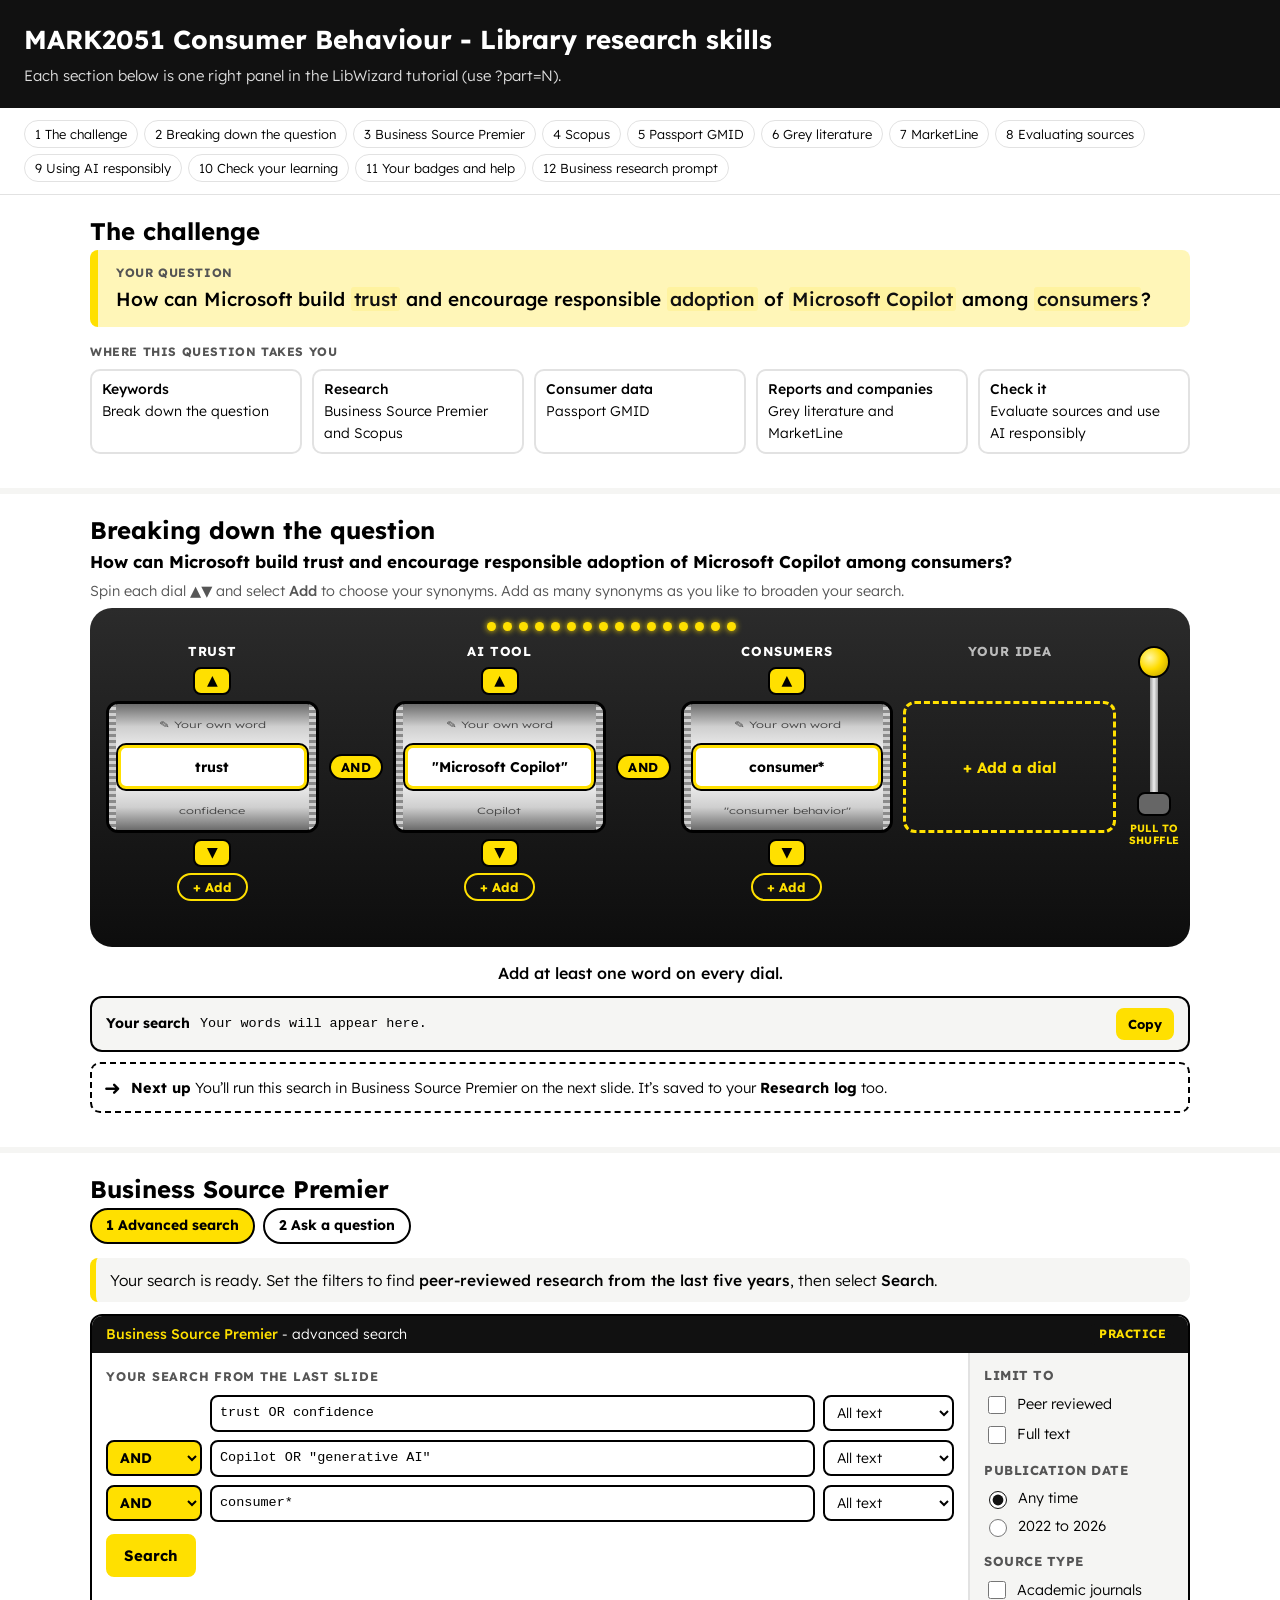
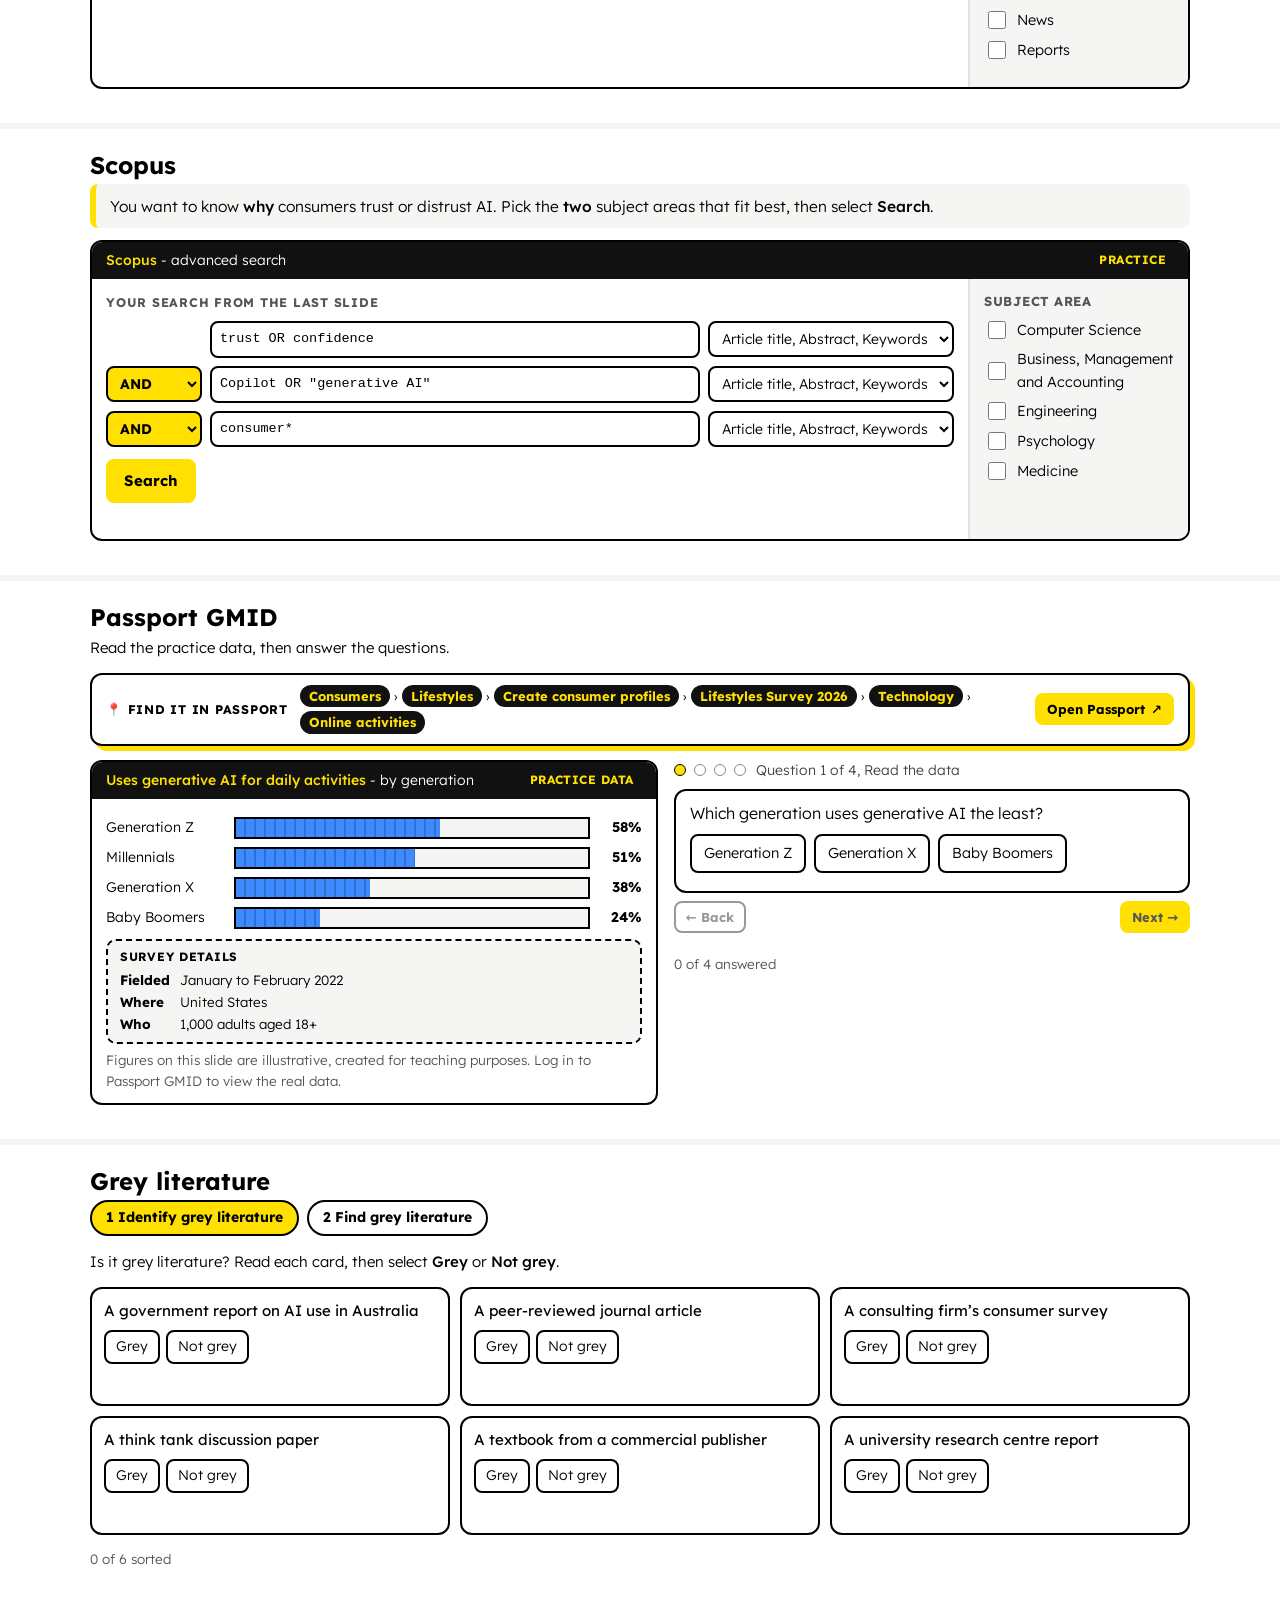
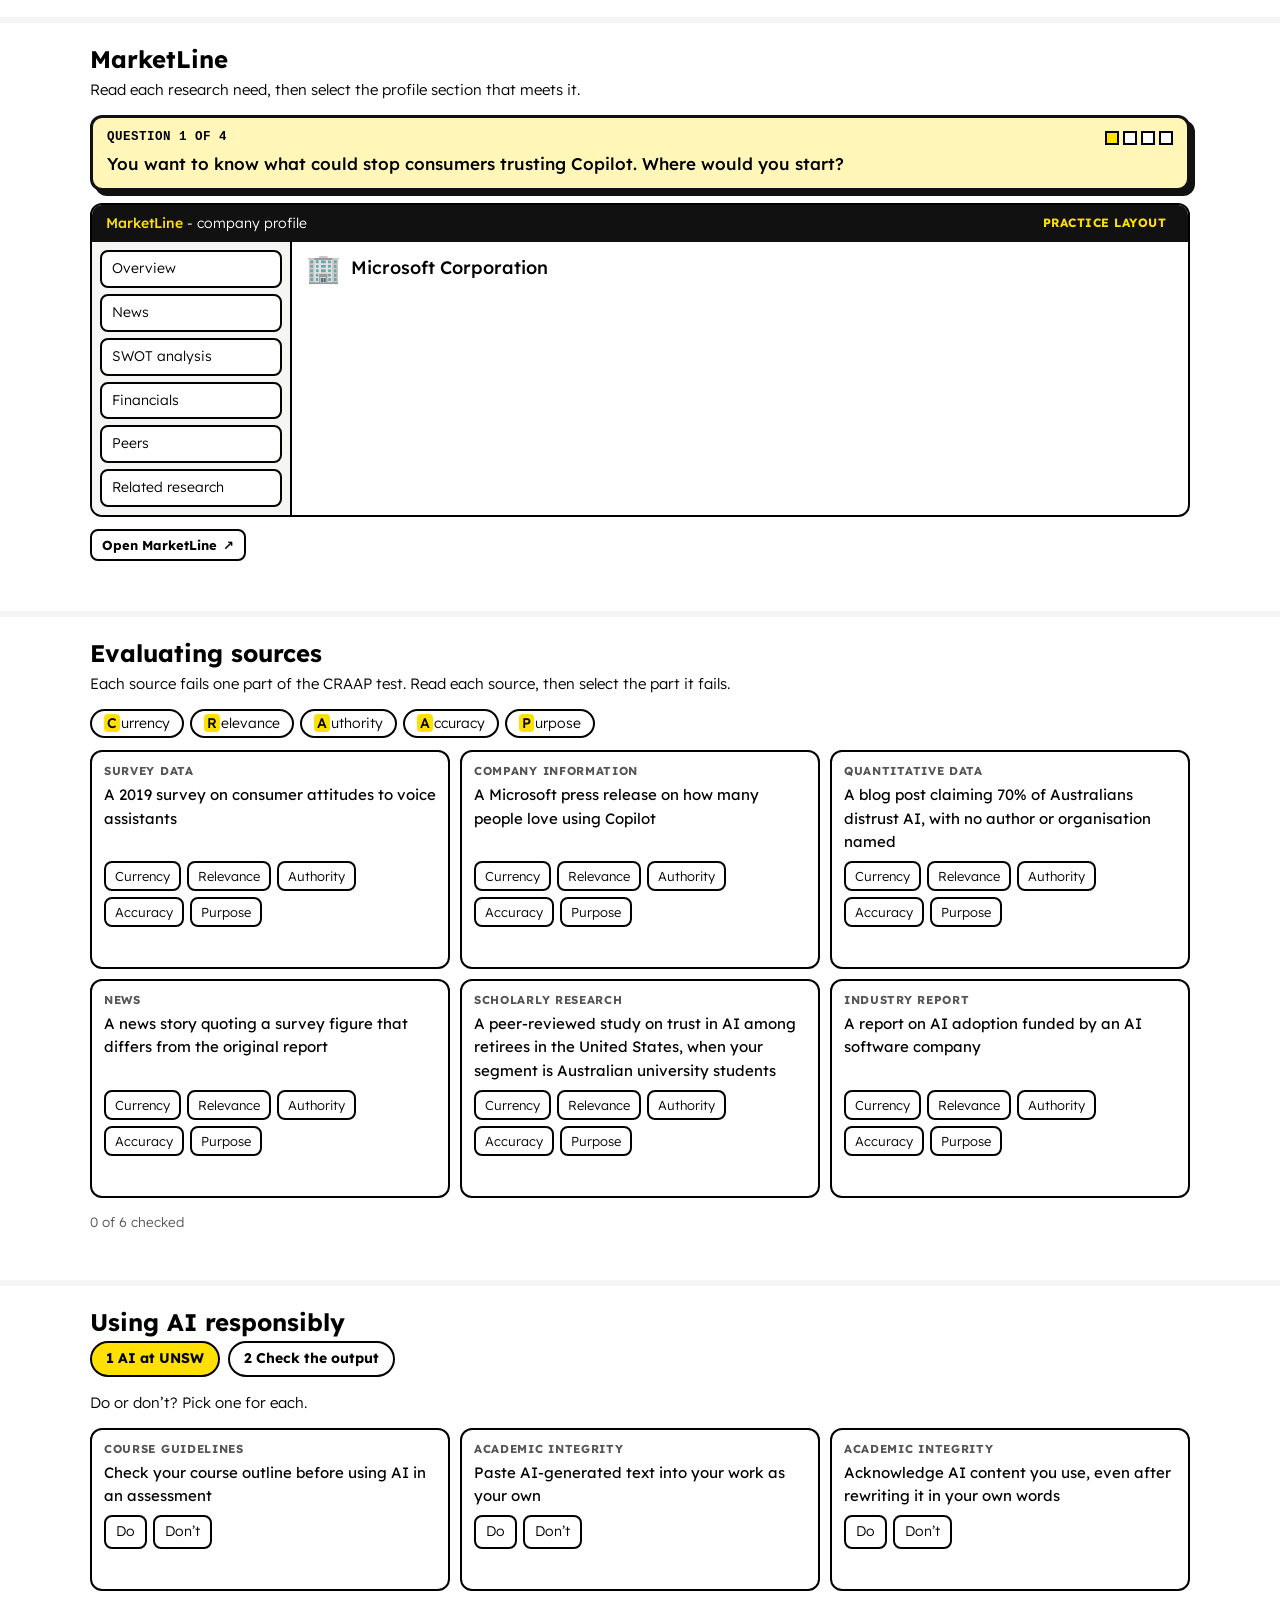
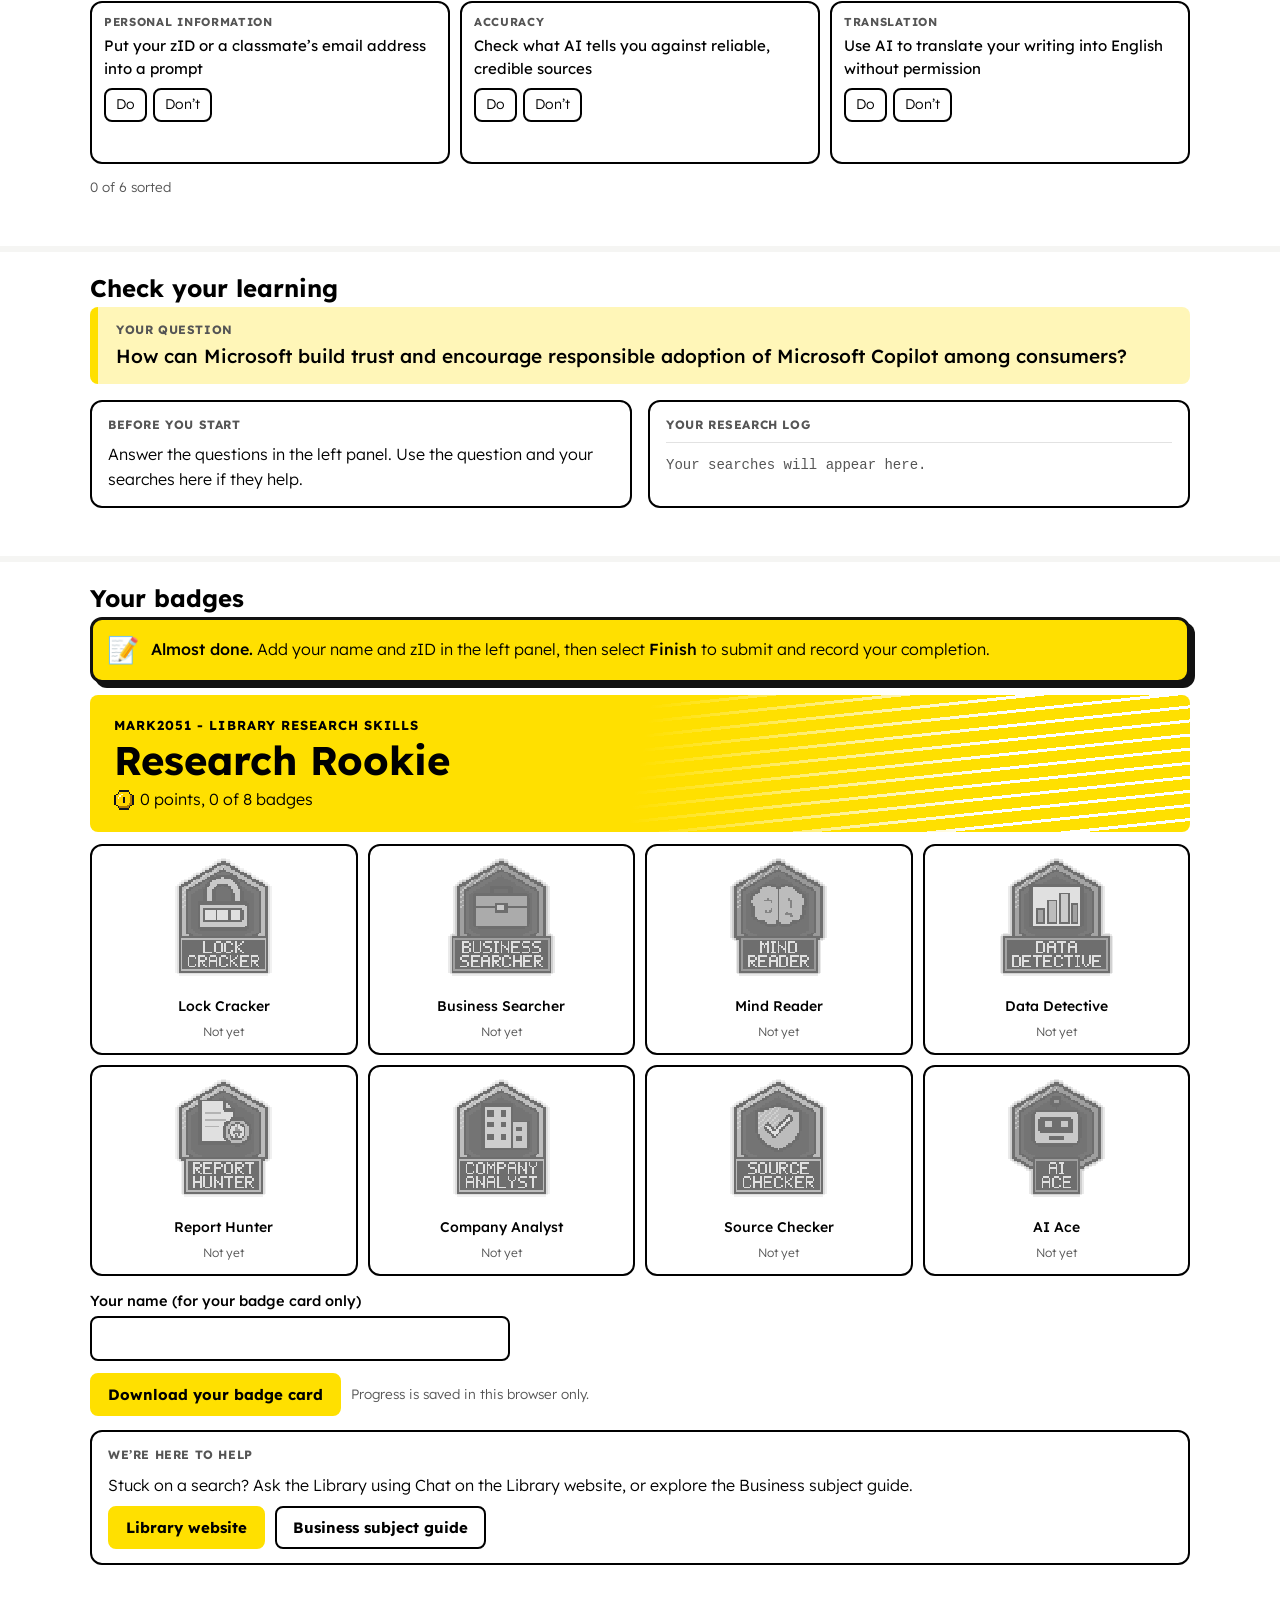
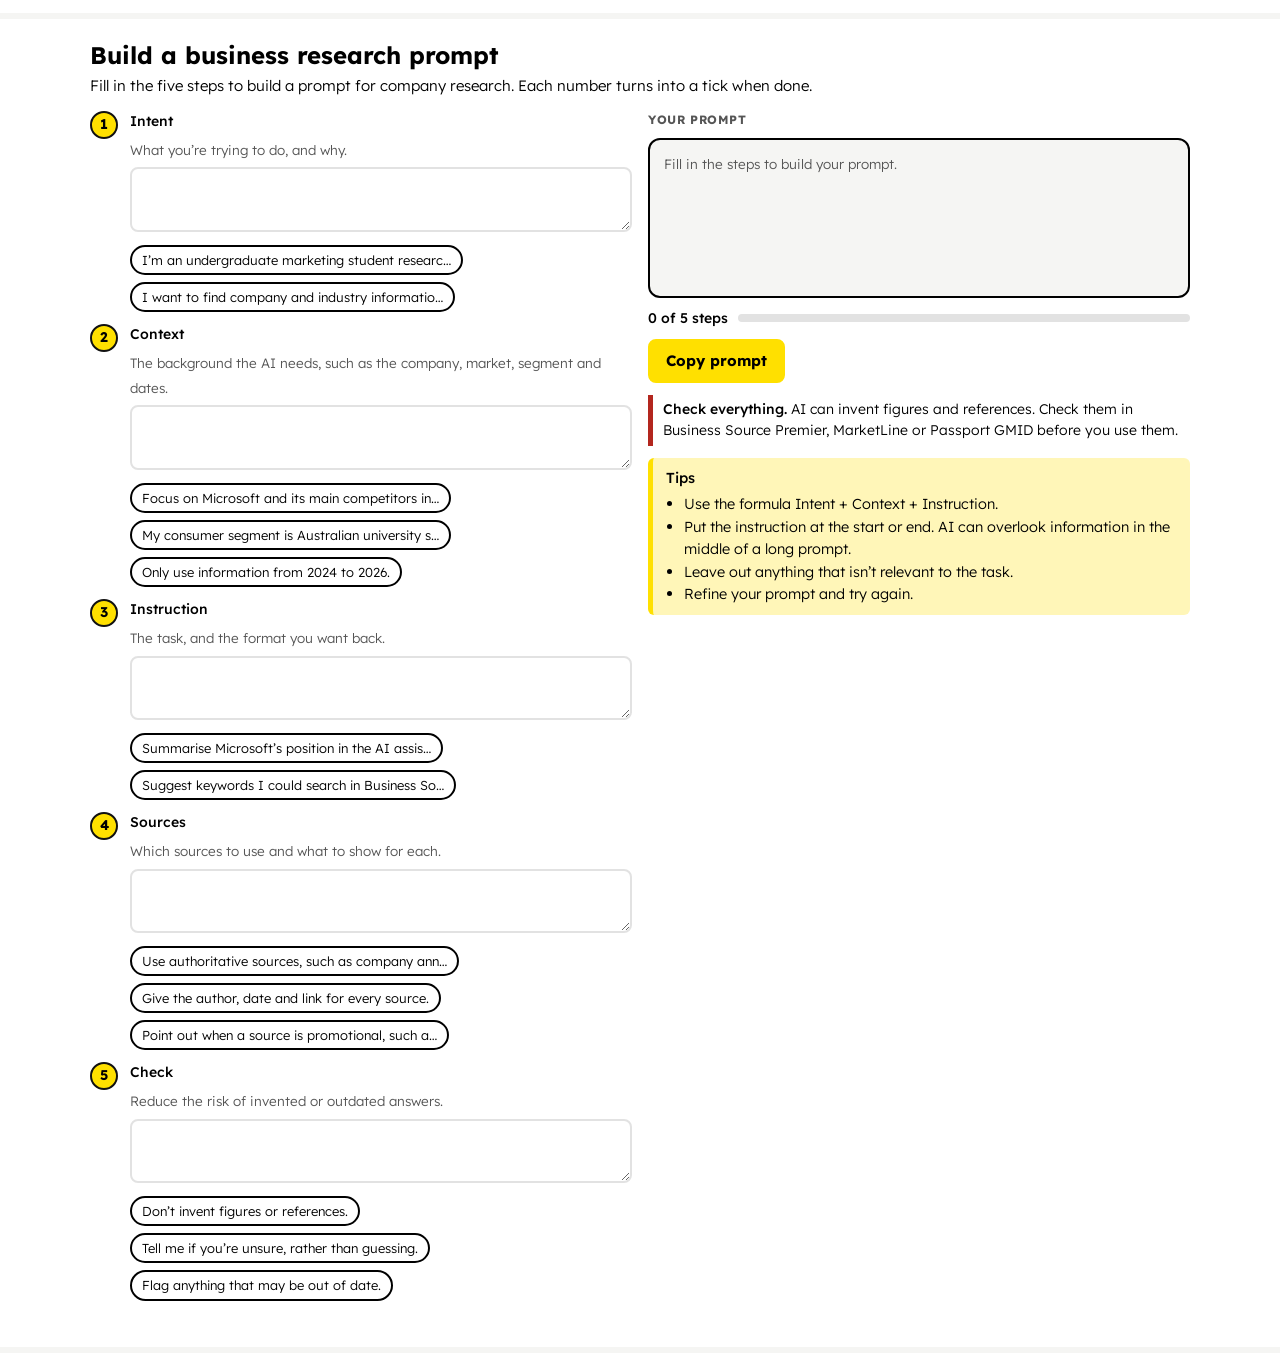
<file: consumer-research.html>
<!DOCTYPE html>
<html lang="en-AU">
<head>
<meta charset="utf-8">
<meta name="viewport" content="width=device-width, initial-scale=1, viewport-fit=cover">
<title>MARK2051 research skills | UNSW Library</title>
<script>(function(){var p=parseInt(new URLSearchParams(location.search).get('part'),10);if(p>0)document.documentElement.classList.add('single');window.__part=p>0?p:0})();</script>
<link rel="preconnect" href="https://fonts.googleapis.com">
<link rel="preconnect" href="https://fonts.gstatic.com" crossorigin>
<link href="https://fonts.googleapis.com/css2?family=Lexend:wght@300;400;500;700&display=swap" rel="stylesheet">
<style>
:root{--bg:#fff;--ink:#000;--muted:#555;--line:#e2e2e2;--panel:#f5f5f3;--yellow:#ffe000;--soft:#fff6b8;--good:#1d7a3a;--bad:#b3261e;--focus:#1a5fd1;--card:#fff}
@media (prefers-color-scheme:dark){:root:not([data-theme="light"]){--bg:#161616;--ink:#f3f3f3;--muted:#b5b5b5;--line:#343434;--panel:#202020;--soft:#3b3510;--good:#6fd08f;--bad:#ff8a80;--focus:#8ab4ff;--card:#1d1d1d}}
:root[data-theme="dark"]{--bg:#161616;--ink:#f3f3f3;--muted:#b5b5b5;--line:#343434;--panel:#202020;--soft:#3b3510;--good:#6fd08f;--bad:#ff8a80;--focus:#8ab4ff;--card:#1d1d1d}
*,*::before,*::after{box-sizing:border-box}
@media (prefers-reduced-motion:reduce){*{transition:none!important;animation:none!important}}
body{margin:0;background:var(--bg);color:var(--ink);font-family:"Lexend",system-ui,-apple-system,"Segoe UI",sans-serif;font-weight:300;line-height:1.55;font-size:16px}
strong,b{font-weight:500}
a{color:inherit;text-decoration-color:var(--yellow);text-decoration-thickness:3px;text-underline-offset:3px}
:focus-visible{outline:3px solid var(--focus);outline-offset:2px}
.sr{position:absolute!important;width:1px;height:1px;overflow:hidden;clip:rect(0 0 0 0);white-space:nowrap}
button{font:inherit;color:inherit}
/* overview mode */
.top{background:#111;color:#fff;padding:20px 24px}
.top h1{margin:0;font-size:26px;font-weight:700}.top p{margin:4px 0 0;color:#ddd;font-size:15px}
.toc{display:flex;flex-wrap:wrap;gap:6px;padding:12px 24px;border-bottom:1px solid var(--line);position:sticky;top:0;background:var(--bg);z-index:20}
.toc a{font-size:13px;text-decoration:none;border:1px solid var(--line);border-radius:999px;padding:3px 10px}
.toc a:hover{background:var(--yellow);color:#000}
.slide{padding:22px 24px 34px;border-bottom:6px solid var(--panel)}
.slide .in{max-width:1100px;margin:0 auto}
.slide h2{font-size:24px;line-height:1.2;margin:0 0 4px;font-weight:700}
.slide .lead{margin:0 0 14px;color:var(--muted);font-size:15px}
.single .top,.single .toc{display:none}
.single .slide{display:none;border:0;padding-top:0}
.single .slide.show{display:block}
.single .slide>.in>.sh{position:absolute;left:-9999px}
.barpage{display:none}.single .barpage.show{display:block}
.single #p21{position:fixed;top:0;left:0;right:0;z-index:100;padding:0;margin:0}
/* progress bar */
.gbar{position:sticky;top:0;z-index:30;display:flex;align-items:center;gap:12px;background:#111;color:#fff;padding:7px 14px;font-size:14px;margin:0 -24px 16px}
#p21 .gbar{margin:0}
.gbar .gt{flex:0 1 220px;height:8px;background:#444;border-radius:999px;overflow:hidden}
.gbar .gt span{display:block;height:100%;width:0;background:var(--yellow);transition:width .4s}
.gbar .gc{white-space:nowrap;color:#eee}
.gbar .gbtns{margin-left:auto;display:flex;gap:8px}
.gbar .gbtn{display:inline-flex;align-items:center;gap:6px;font-size:13px;font-weight:700;background:#fff;color:#000;border:0;border-radius:6px;padding:5px 10px;min-height:28px;cursor:pointer}
.gbar .gbtn:hover{background:var(--yellow)}
.gbar .gbtn svg{width:15px;height:15px}
@media (max-width:560px){.gbar .gt{display:none}.gbar .gbtn .lbl{display:none}}
/* common UI */
.btn{display:inline-flex;align-items:center;gap:6px;background:var(--yellow);color:#000;border:2px solid var(--yellow);border-radius:8px;padding:8px 16px;font-weight:700;font-size:15px;cursor:pointer;text-decoration:none;min-height:40px}
.btn:hover{border-color:#000}
.btn.ghost{background:transparent;color:var(--ink);border-color:var(--ink)}
.btn.small{padding:4px 10px;font-size:13px;min-height:30px}
.btn[disabled]{opacity:.45;cursor:not-allowed}
.linkbtn{background:none;border:0;padding:0;font-size:14px;font-weight:400;cursor:pointer;text-decoration:underline;text-decoration-color:var(--yellow);text-decoration-thickness:3px;text-underline-offset:3px}
.row{display:flex;flex-wrap:wrap;gap:10px;align-items:center}
.box{border:2px solid var(--ink);border-radius:12px;padding:14px 16px;margin:0 0 14px;background:var(--card)}
.boxh{font-size:12px;font-weight:700;text-transform:uppercase;letter-spacing:.05em;color:var(--muted);margin:0 0 8px}
.tip{background:var(--soft);border-left:5px solid var(--yellow);border-radius:6px;padding:9px 13px;margin:12px 0;font-size:14.5px}
.tip p{margin:0}
.ok{color:var(--good);font-weight:500}.no{color:var(--bad);font-weight:500}
.fb{font-size:14.5px;margin:8px 0 0;min-height:1em}
.small{font-size:13.5px;color:var(--muted)}
.opts{display:flex;flex-wrap:wrap;gap:8px;margin:8px 0 0}
.opt{border:2px solid var(--ink);background:var(--card);border-radius:8px;padding:6px 12px;font-size:14.5px;cursor:pointer;text-align:left}
.opt:hover{background:var(--soft)}
.opt.right{background:#111;color:var(--yellow);border-color:#111;font-weight:500}
.opt.wrong{border-color:var(--bad);color:var(--bad);text-decoration:line-through}
.opt[disabled]{cursor:default}
.chip{border:2px solid var(--ink);background:var(--card);border-radius:999px;padding:4px 12px;font-size:14px;cursor:pointer}
.chip[aria-pressed="true"]{background:#111;color:var(--yellow);border-color:#111;font-weight:500}
.chips{display:flex;flex-wrap:wrap;gap:7px}
.searchline{display:flex;gap:8px;align-items:flex-start;border:2px solid var(--ink);border-radius:10px;padding:9px 12px;margin:12px 0 0;background:var(--panel)}
.searchline .l{font-weight:500;white-space:nowrap;font-size:14px}
.searchline code{flex:1;font-family:ui-monospace,Menlo,Consolas,monospace;font-size:14px;word-break:break-word;min-height:1.4em}
input[type=text],select,textarea{font:inherit;font-size:15px;padding:7px 10px;border:2px solid var(--line);border-radius:8px;background:var(--bg);color:var(--ink);width:100%}
input[type=text]:focus,select:focus,textarea:focus{border-color:var(--ink)}
label.f{display:block;font-size:14px;font-weight:500;margin:0 0 4px}
.grid2{display:grid;grid-template-columns:1fr 1fr;gap:16px}
@media (max-width:760px){.grid2{grid-template-columns:1fr}}
/* tabs */
.tabs{display:flex;gap:8px;margin:0 0 14px;flex-wrap:wrap}
.tab{border:2px solid var(--ink);background:var(--card);border-radius:999px;padding:5px 14px;font-weight:700;font-size:14px;cursor:pointer}
.tab[aria-selected="true"]{background:var(--yellow);color:#000;border-color:#000}
.tab.done::before{content:"✓ "}
.tabp[hidden]{display:none}
/* guide numbers and pop-overs */
.popwrap{position:relative;display:inline-block;vertical-align:middle}
.gnum{width:28px;height:28px;border-radius:50%;background:var(--yellow);color:#000;border:2px solid #111;font-weight:700;font-size:14px;display:inline-grid;place-items:center;padding:0;cursor:pointer;flex:none}
.gnum.seen{background:#111;color:var(--yellow)}
.pop{position:absolute;z-index:60;top:calc(100% + 8px);left:0;width:min(330px,80vw);background:#fff;color:#111;border:2px solid #111;border-radius:12px;box-shadow:5px 5px 0 var(--yellow);padding:12px 38px 12px 14px;font-size:14px;line-height:1.5;font-weight:400}
.pop.right{left:auto;right:0}
.pop[hidden]{display:none}.pop{display:block;text-align:left;text-transform:none;letter-spacing:normal;font-weight:400;font-size:14px;color:#111}.pop .pp{display:block;margin:0 0 6px}.pop .pp:last-child{margin:0}.pop .ph{font-weight:700;margin:0 0 4px}
.pop p{margin:0 0 6px}.pop p:last-child{margin:0}
.pclose{position:absolute;top:4px;right:6px;border:0;background:none;font-size:22px;line-height:1;cursor:pointer;color:#111;padding:2px 6px}
/* flip cards (p4) */
.flips{display:grid;grid-template-columns:repeat(auto-fill,minmax(230px,1fr));gap:12px}
.flip{border:2px solid var(--ink);border-radius:12px;padding:12px 14px;background:var(--card);display:flex;flex-direction:column;gap:8px;min-height:150px}
.flip .ft{font-weight:500;font-size:15.5px}
.flip .fk{font-size:12px;text-transform:uppercase;letter-spacing:.05em;color:var(--muted)}
.flip.answered{background:var(--panel)}
.flip .fa{font-size:14px}
.flip .fbtn{display:flex;gap:8px;margin-top:auto}

.src{font-size:12px!important;color:var(--muted);margin:8px 0 0!important;font-style:italic}
.pop .src{color:#555}
.pop.up{top:auto;bottom:calc(100% + 8px)}
/* flip cards */
.flip{perspective:1000px;padding:0;border:0;background:none;min-height:215px}
.flip .fin{position:relative;width:100%;height:215px;transition:transform .5s;transform-style:preserve-3d}
.flip.flipped .fin{transform:rotateY(180deg)}
.flip .ff,.flip .fb2{position:absolute;inset:0;backface-visibility:hidden;-webkit-backface-visibility:hidden;overflow:auto;border:2px solid var(--ink);border-radius:12px;padding:12px 14px;background:var(--card);display:flex;flex-direction:column;gap:6px}
.flip .fb2{transform:rotateY(180deg);background:var(--panel)}
@media (prefers-reduced-motion:reduce){.flip .fin{transition:none}}
/* scenario (p5) */
.scn{max-width:760px}
.scn .step{font-size:12px;font-weight:700;text-transform:uppercase;letter-spacing:.05em;color:var(--muted)}
.scn .q{font-size:17px;font-weight:500;margin:4px 0 6px}
.scn .opts{flex-direction:column}
.scn .opt{width:100%}
.trailmini{display:flex;gap:6px;margin:0 0 12px}
.trailmini span{width:30px;height:6px;border-radius:3px;background:var(--line)}
.trailmini span.on{background:var(--yellow)}.trailmini span.done{background:#111}
/* document mock (judgment, Act) */
.doc{border:2px solid var(--ink);border-radius:12px;background:#fdfcf8;color:#111;font-family:Georgia,"Times New Roman",serif;font-size:14.5px;line-height:1.5;padding:16px 18px}
.doc .dh{text-align:center;font-weight:700;letter-spacing:.04em}
.doc table{width:100%;border-collapse:collapse;margin:8px 0}
.doc td{vertical-align:top;padding:5px 6px;border-top:1px solid #ddd}
.doc td:first-child{width:150px;font-weight:700}
.doc .hs{display:inline}
.doc .gnum{font-family:"Lexend",system-ui,sans-serif;margin-left:6px;width:24px;height:24px;font-size:12px}
.doc .pop{font-family:"Lexend",system-ui,sans-serif}
.doc .ln{height:8px;background:#e6e3da;border-radius:4px;margin:7px 0}
.doc .para{display:flex;gap:10px}.doc .para .pnum{font-weight:700;min-width:26px}
.doc .sect{font-weight:700;margin:12px 0 2px}
.doc .pg{border:1px solid #ddd;border-radius:6px;padding:10px 12px;margin:0 0 10px;background:#fff}
.doc .pgl{font-family:"Lexend",system-ui,sans-serif;font-size:11px;text-transform:uppercase;letter-spacing:.06em;color:#595959;margin:0 0 4px}
.meter{font-weight:500;font-size:14px;margin:10px 0 0}
.hl{background:#fff3a0}
/* trail (p8) */
.trailwrap{display:grid;grid-template-columns:300px 1fr;gap:18px}
@media (max-width:820px){.trailwrap{grid-template-columns:1fr}}
.trail{list-style:none;margin:0;padding:0}
.trail li{display:grid;grid-template-columns:34px 1fr;gap:8px;margin:0 0 8px}
.trail .dot{width:32px;height:32px;border-radius:50%;border:2px solid var(--ink);display:grid;place-items:center;font-weight:700;background:var(--card)}
.trail li.on .dot{background:var(--yellow);color:#000}
.trail li.done .dot{background:#111;color:var(--yellow);border-color:#111}
.trail .tq{border:2px solid var(--line);border-radius:10px;padding:6px 10px;font-size:14px}
.trail li.on .tq{border-color:var(--ink);background:var(--soft)}
.trail .tq b{display:block;font-size:14.5px}
.trail .tq .ans{display:block;margin-top:3px;font-size:13px;color:var(--muted)}
.etable{width:100%;border-collapse:collapse;font-size:13.5px;font-family:Arial,Helvetica,sans-serif;background:#fff;color:#111}
.etable th{text-align:left;border-bottom:2px solid #111;padding:5px 6px;font-weight:700}
.etable td{border-bottom:1px solid #ddd;padding:5px 6px;vertical-align:top}
.etable tr.hl td{background:#fff3a0}
.etwrap{border:2px solid var(--ink);border-radius:10px;padding:10px 12px;background:#fff;color:#111;overflow-x:auto}
.etwrap .et{font-weight:700;margin:0 0 6px;font-family:Arial,Helvetica,sans-serif}
/* evaluation cards (p11, p12) */
.wcs{border:1px solid var(--line);border-radius:8px;margin:0 0 6px;padding:6px 10px}.wcs.on{border-color:var(--ink)}.wch{margin:0;font-weight:500;display:flex;gap:8px;align-items:center}.wcn{width:22px;height:22px;border-radius:4px;background:var(--panel);display:grid;place-items:center;font-size:12px;font-weight:700}.wcs.on .wcn{background:#111;color:#fff}.wcs.done .wcn{background:var(--good);color:#fff}.wcb{margin-top:8px}
.ecard{border:2px solid var(--line);border-radius:12px;padding:12px 14px;margin:0 0 12px;background:var(--card)}
.ecard.on{border-color:var(--ink)}
.ecard .type{display:inline-block;font-size:11px;font-weight:700;text-transform:uppercase;letter-spacing:.05em;background:var(--panel);border-radius:4px;padding:2px 7px}
.ecard .et{font-weight:500;font-size:16px;margin:5px 0 2px}
.ecard .em{font-size:13.5px;color:var(--muted)}
.ecard .ed{font-size:14.5px;margin:6px 0 0}
.ecard .eq{font-weight:500;font-size:14.5px;margin:10px 0 0}
/* results list (sims) */
.res{margin:10px 0 0}
.res .r{border-top:1px solid var(--line);padding:8px 0}
.res .r b{display:block;font-size:15px}
.res .r span{font-size:13px;color:var(--muted)}
.simhead{display:flex;justify-content:space-between;gap:10px;flex-wrap:wrap;align-items:center;margin:0 0 10px}
.simhead .t{font-size:12px;font-weight:700;text-transform:uppercase;letter-spacing:.05em;color:var(--muted)}
/* builder (p14) */
.bblay{display:grid;grid-template-columns:1fr 260px;gap:16px}.bblay>aside{order:2}
@media (max-width:820px){.bblay{grid-template-columns:1fr}}
.bank h3{font-size:15px;margin:0 0 6px}
.bank .grp{font-size:12px;font-weight:700;text-transform:uppercase;letter-spacing:.05em;color:var(--muted);margin:10px 0 5px}
.brow{display:grid;grid-template-columns:70px 1fr;gap:8px;align-items:start;margin:0 0 8px}
.brow .op:empty{border-color:transparent}.brow .op{font-weight:700;padding:8px 0;text-align:center;border:2px solid var(--line);border-radius:8px;font-size:14px}
.brow .field{border:2px solid var(--line);border-radius:8px;min-height:44px;padding:6px 8px;display:flex;flex-wrap:wrap;gap:6px;align-items:center;cursor:pointer;background:var(--bg);position:relative}
.brow.sel .field{border-color:#111;box-shadow:0 0 0 3px var(--yellow)}
.brow .field .ph{color:var(--muted);font-size:14px}
.term{display:inline-flex;align-items:center;gap:4px;background:var(--panel);border:1px solid var(--line);border-radius:999px;padding:2px 4px 2px 10px;font-size:14px}
.term button{border:0;background:none;cursor:pointer;font-size:16px;line-height:1;padding:0 4px}
.term .or{font-weight:700;font-size:12px;color:var(--muted);margin:0 2px}
.filt{display:flex;gap:16px;flex-wrap:wrap;font-size:14.5px;margin:10px 0 0}
.filt label{display:flex;gap:6px;align-items:center}
/* prompt builder (p15) */
.pbuild{display:grid;grid-template-columns:1fr 1fr;gap:16px}
@media (max-width:860px){.pbuild{grid-template-columns:1fr}}
.ps{display:grid;grid-template-columns:30px 1fr;gap:10px;margin:0 0 12px}
.ps .pn{width:28px;height:28px;border-radius:50%;background:var(--yellow);color:#000;border:2px solid #111;display:grid;place-items:center;font-weight:700;font-size:14px}
.ps.done .pn{background:#111;color:var(--yellow)}
.ps .chips{margin-top:6px}
.ps .chip{font-size:13px;padding:3px 10px}
.pprev{border:2px solid var(--ink);border-radius:12px;padding:12px 14px;background:var(--panel);font-size:15px;white-space:pre-wrap;min-height:160px}
.pprev .hl2{background:#fff3a0;color:#111;border-radius:3px;padding:0 2px}
.pmeter{display:flex;align-items:center;gap:10px;margin:10px 0 0;font-weight:500;font-size:14px}
.pmeter .pb{flex:1;height:8px;background:var(--line);border-radius:999px;overflow:hidden}
.pmeter .pb span{display:block;height:100%;width:0;background:var(--yellow);transition:width .3s}
.prule{margin:12px 0 0;font-size:14px;border-left:5px solid var(--bad);padding:4px 0 4px 10px}
/* research log modal */
.modal{position:fixed;inset:0;background:rgba(0,0,0,.5);z-index:200;display:flex;align-items:flex-start;justify-content:center;padding:40px 16px;overflow:auto}
.modal[hidden]{display:none}
.mbox{background:var(--bg);color:var(--ink);border:2px solid var(--ink);border-radius:14px;max-width:640px;width:100%;padding:18px 20px;position:relative}
.mbox h2{margin:0 0 6px;font-size:21px}
.logl{list-style:none;padding:0;margin:10px 0}
.logl li{border-top:1px solid var(--line);padding:8px 0}
.logl li b{display:block;font-size:13px;text-transform:uppercase;letter-spacing:.04em;color:var(--muted)}
.logl li span{font-family:ui-monospace,Menlo,Consolas,monospace;font-size:14px;word-break:break-word;white-space:pre-wrap}
/* research question page */
.rq{border-left:8px solid var(--yellow);background:var(--soft);border-radius:8px;padding:14px 18px;margin:0 0 16px}
.rq .k{font-size:12px;font-weight:700;text-transform:uppercase;letter-spacing:.05em;color:var(--muted)}
.rq .q{font-size:19px;font-weight:500;margin:4px 0 0;line-height:1.4}
.scenario p{margin:0 0 18px;max-width:72ch;line-height:1.75}
.mark{background:#fff3a0;color:#111;border-radius:3px;padding:0 3px;font-weight:500}
.stops{display:grid;grid-template-columns:repeat(auto-fill,minmax(180px,1fr));gap:10px;margin:8px 0 0}
.stops div{border:2px solid var(--line);border-radius:10px;padding:8px 10px;font-size:14px}
.stops div b{display:block}
/* completion code */
.code{font-family:ui-monospace,Menlo,Consolas,monospace;font-size:34px;font-weight:700;letter-spacing:.12em;background:#111;color:var(--yellow);border-radius:12px;padding:14px 20px;display:inline-block;margin:6px 0}
.checklist{list-style:none;padding:0;margin:8px 0;columns:2;column-gap:20px}
@media (max-width:600px){.checklist{columns:1}}
.checklist li{padding:3px 0;font-size:14.5px;break-inside:avoid}
.checklist li.d::before{content:"✓ ";color:var(--good);font-weight:700}
.checklist li:not(.d)::before{content:"○ ";color:var(--muted)}
.refs p{margin:0 0 8px;padding-left:24px;text-indent:-24px;font-size:14px}.refs a{word-break:break-all;font-size:13px}
#emy .btn.on,#spmo .btn.on{background:var(--yellow);color:#000}
.brow{position:relative}.rsel{position:absolute;left:-9999px;top:0}.rsel:focus{left:auto;right:6px;top:-12px;z-index:3;background:var(--yellow);color:#000;border:2px solid #111;border-radius:6px;font:600 12px Lexend,system-ui,sans-serif;padding:2px 8px}
.emrows tbody tr{cursor:pointer}.emrows tbody tr:hover{background:#fff8c4}.emrows tr.rok{background:#eef8f0;outline:2.5px solid #1a7f37}.emrows tr.rno td{color:#9a2b2b;text-decoration:line-through}.rowbtn{all:unset;cursor:pointer;font:inherit;color:inherit}.rowbtn:focus-visible{outline:3px solid #111;outline-offset:2px;border-radius:3px}
/* P10 layout: fields in rows on the left, search box on the right */
.gslay{display:grid;grid-template-columns:minmax(0,1.35fr) minmax(0,1fr);gap:16px;align-items:start}
.gslay .grid2{grid-template-columns:minmax(0,1fr)}
.gslay .gsside{display:flex;flex-direction:column;gap:12px;min-width:0}
.gslay .gsside .tip{margin:0}
.gslay .searchline{flex-wrap:wrap;margin-top:0}.gslay .searchline code{flex:1 1 100%;order:2;overflow-wrap:anywhere}.gslay .searchline .l{flex:1 1 auto}
@media (max-width:760px){.gslay{grid-template-columns:minmax(0,1fr)}}
/* P5 sort the steps */
.sortl{list-style:none;margin:0;padding:0;display:grid;gap:8px;max-width:640px}
.sortl li{display:grid;grid-template-columns:40px minmax(0,1fr) auto;gap:10px;align-items:center;border:2px solid var(--ink);border-radius:10px;padding:10px 12px;background:var(--card)}
.sortl .n{width:30px;height:30px;border-radius:50%;background:var(--yellow);color:#000;border:2px solid #000;display:grid;place-items:center;font-weight:700}
.sortl .mv{display:flex;gap:6px}
.sortl .mv button{font:inherit;font-weight:700;width:34px;height:34px;border:1.5px solid var(--ink);border-radius:6px;background:var(--card);color:var(--ink);cursor:pointer}
.sortl .mv button:disabled{opacity:.35;cursor:default}
.sortl li.sok{border-color:var(--good);box-shadow:inset 6px 0 0 var(--good)}
.sortl li.sno{border-color:var(--bad);box-shadow:inset 6px 0 0 var(--bad)}
.sortl .mk{font-weight:700;margin-left:6px}.sortl li.sok .mk{color:var(--good)}.sortl li.sno .mk{color:var(--bad)}
.sortfb{margin:12px 0 0}
/* p9 clipping */
.clip{border:2px solid var(--ink);border-radius:12px;padding:14px 16px;margin:0 0 14px;background:var(--card);box-shadow:6px 6px 0 var(--yellow);display:grid;grid-template-columns:auto minmax(0,1fr);gap:14px;align-items:center}
.clip .ic{font-size:30px}
.clip .k{margin:0 0 4px;font-size:12px;font-weight:700;letter-spacing:.06em;text-transform:uppercase;color:var(--muted)}
.clip .qt{display:block;margin:0;font-family:Georgia,serif;font-size:17px}
.clip .qt b{background:var(--soft);font-weight:700}

/* ===== MARK2051 additions ===== */
.chatui{border:2px solid var(--ink);border-radius:16px;overflow:hidden;background:var(--card);display:flex;flex-direction:column}
.chath{display:flex;align-items:center;gap:10px;padding:10px 14px;border-bottom:2px solid var(--line)}.chath .prac{margin-left:auto}
.chath b{display:block;font-size:15px}.cst{display:block;font-size:12px;color:var(--muted)}
.cav{flex:none;width:30px;height:30px;border-radius:50%;background:#111;color:var(--yellow);display:grid;place-items:center;font-size:15px;font-weight:700}
.cav.you{background:var(--yellow);color:#000;font-size:10.5px}
.chatb{padding:14px;display:flex;flex-direction:column;gap:12px;background:var(--panel)}
.cmsg{display:flex;gap:8px;align-items:flex-end}.cmsg.me{justify-content:flex-end}
.cmsg .ubub,.cmsg .abub{margin:0}.cmsg .abub{background:var(--card);border:1px solid var(--line);max-width:92%}
.chatin{display:flex;align-items:center;justify-content:space-between;margin:10px 12px 0;border:2px solid var(--line);border-radius:999px;padding:8px 14px;color:var(--muted);font-size:14px}
.csend{width:28px;height:28px;border-radius:50%;background:var(--line);display:grid;place-items:center;font-size:13px}
.finbox{display:flex;gap:12px;align-items:center;border:3px solid #111;background:var(--yellow);color:#000;border-radius:12px;padding:10px 14px;margin:0 0 12px;box-shadow:5px 5px 0 #111}.finbox p{margin:0;font-size:16px}.finbox .fi{font-size:26px}
.g3{grid-template-columns:repeat(3,minmax(0,1fr))!important}@media (max-width:760px){.g3{grid-template-columns:minmax(0,1fr)!important}}
.ubub{margin:0 0 8px auto;max-width:85%;width:fit-content;background:#111;color:#fff;border-radius:12px 12px 2px 12px;padding:8px 12px;font-size:14.5px}
.abub{margin:0;background:var(--panel);border-radius:12px 12px 12px 2px;padding:10px 12px;font-size:14.5px;line-height:1.9}
.hl{color:#000;background:var(--yellow);box-decoration-break:clone;-webkit-box-decoration-break:clone;border:2px solid #111;border-bottom-width:3px;border-radius:4px;padding:1px 5px;cursor:pointer;font-weight:500;text-align:left}
.hl .nb{font-size:12px;font-weight:700;line-height:0;margin-left:2px;vertical-align:super;color:#111}
.hl:hover{background:#fff6b8}.hl.sel{box-shadow:0 0 0 3px #111}.hl.nx{outline:3px dashed #1a5fd1;outline-offset:3px}
.hl.dn{background:#d7f7e4;border-color:#1d7a3a}.hl.dn .nb{color:#1d7a3a}
.aistrip{display:inline-block;background:#111;color:#fff;border-radius:8px;padding:7px 12px;margin:0 0 12px;font-size:15px}
.hq{margin:0 0 8px;font-size:14.5px}#aiq .opts{display:grid;gap:6px}#aiq .opt{width:100%}
.qrow{display:grid;grid-template-columns:80px minmax(0,1fr);gap:10px;align-items:start;padding:6px 0;border-top:1px solid var(--line)}.qrow:first-child{border-top:0}
.ql{font-weight:700;font-size:13.5px;padding-top:5px}
.nlq{flex:1;min-width:220px;font-size:14.5px}
.craap{display:flex;flex-wrap:wrap;gap:6px;margin:0 0 12px}.craap span{border:2px solid var(--ink);border-radius:999px;padding:2px 12px;font-size:14px;background:var(--card)}.craap b{background:var(--yellow);color:#000;border-radius:4px;padding:0 3px;margin-right:1px}
.stype{display:block;font-size:11.5px;font-weight:700;letter-spacing:.06em;text-transform:uppercase;color:var(--muted);margin-bottom:3px}
#ev{grid-template-columns:repeat(auto-fill,minmax(270px,1fr))}#ev .pick{font-size:13px;padding:3px 9px}
.qcard{border:3px solid #111;border-radius:12px;background:var(--soft);padding:10px 14px;margin:0 0 12px;box-shadow:5px 5px 0 #111}
.qtop2{display:flex;justify-content:space-between;align-items:center;margin-bottom:4px}.qcard .pxh{font-size:12.5px}
.qcard .qq{font-size:17px;font-weight:500;margin:0}.qcard .pips i{background:var(--card)}.qcard .pips i.on{background:var(--yellow)}.qcard .pips i.ok{background:var(--good)}
.bico{font-size:28px;line-height:1}
.here{border-left:6px solid var(--good);background:var(--panel);border-radius:8px;padding:9px 12px;font-size:14.5px;margin:0 0 8px}
.miss{border-left:6px solid var(--bad);background:var(--panel);border-radius:8px;padding:9px 12px;font-size:14.5px;margin:0 0 8px}
.route{border:2px solid var(--ink);border-radius:12px;padding:10px 14px;display:flex;gap:12px;align-items:center;flex-wrap:wrap;box-shadow:5px 5px 0 var(--yellow);margin:0 0 14px;background:var(--card)}
.rk{font-weight:700;font-size:12.5px;letter-spacing:.06em;text-transform:uppercase}
.rpath{display:flex;flex-wrap:wrap;gap:4px;align-items:center;flex:1;font-size:13px}.rp{background:#111;color:var(--yellow);border-radius:999px;padding:1px 9px;font-weight:700}
.sdet{margin:10px 0 0;border:2px dashed var(--ink);border-radius:10px;padding:7px 12px;font-size:13.5px;background:var(--panel)}.sdh{margin:0 0 3px;font-size:12px;font-weight:700;letter-spacing:.06em;text-transform:uppercase}
.sdet dl{display:grid;grid-template-columns:auto 1fr;gap:1px 10px;margin:0}.sdet dt{font-weight:700}.sdet dd{margin:0}
.stp{display:flex;gap:6px;align-items:center;font-weight:700;font-size:12.5px;letter-spacing:.06em;text-transform:uppercase;margin:0}.sn{display:inline-grid;place-items:center;width:22px;height:22px;border-radius:50%;background:var(--yellow);color:#000;border:2px solid #000;font-size:12px}
.qdots{display:flex;align-items:center;gap:10px;font-size:14px;color:#444}.qdots .dots{display:inline-flex;gap:8px}.qdots i{width:12px;height:12px;border-radius:50%;border:1.5px solid #888;display:inline-block}.qdots i.d{background:#1d7a3f;border-color:#1d7a3f}.qdots i.o{background:var(--yellow);border-color:#000}.qnav{display:flex;justify-content:space-between}.qnav .btn[disabled]{opacity:.4;cursor:default}#p5 .qstack{gap:8px}#p5 .qstack .box{padding:10px 14px}#p5 .qstack .fb{min-height:0}#p5 .route .btn{color:#000}
.ctag{display:inline-block;background:#111;color:var(--yellow);font-size:11.5px;font-weight:700;border-radius:999px;padding:0 8px;margin-right:4px}
.advb{display:grid;grid-template-columns:minmax(0,1fr) 220px}
@media (max-width:700px){.advb{grid-template-columns:minmax(0,1fr)}.advf{border-left:0!important;border-top:2px solid var(--line)}}
.adv{padding:14px}.advf{border-left:2px solid var(--line);padding:12px 14px;background:var(--panel)}
.advh{font-size:12.5px;letter-spacing:.06em;text-transform:uppercase;color:var(--muted);font-weight:700;margin:0 0 8px}
.arow{display:grid;grid-template-columns:96px minmax(0,1fr) auto;gap:8px;align-items:center;margin-bottom:8px}
.arow select,.arow input{font:inherit;font-size:14px;border:2px solid var(--ink);border-radius:8px;padding:6px 8px;background:var(--card);color:var(--ink);min-width:0}
.arow .aterm{font-family:ui-monospace,Menlo,Consolas,monospace;font-size:13.5px}
.arow .aop{background:var(--yellow);color:#000;font-weight:700;border-color:#000}
@media (max-width:520px){.arow{grid-template-columns:70px minmax(0,1fr)}.arow .afld{grid-column:2}}
.btn.dark{background:#111;color:var(--yellow);border-color:#111}
.nextup{display:flex;align-items:center;gap:10px;margin-top:10px;border:2px dashed var(--ink);border-radius:10px;padding:8px 12px;font-size:14.5px}.nextup .ar{font-size:20px}.nextup b{font-weight:700}
.chk{display:flex;flex-wrap:wrap;gap:6px;align-items:center;margin:12px 0 0;font-size:14px}.chk>span{border:2px solid var(--ink);border-radius:999px;padding:1px 10px;font-weight:500}.chk>span:first-child{background:#111;color:var(--yellow);border-color:#111}
.how,.slide .lead{color:var(--ink)}
[hidden]{display:none!important}
.lay2{display:grid;grid-template-columns:minmax(0,1.1fr) minmax(0,1fr);gap:16px;align-items:start}
@media (max-width:820px){.lay2{grid-template-columns:minmax(0,1fr)}}
.gbar .gp,.gbar .gb2{white-space:nowrap;color:#eee;display:inline-flex;align-items:center;gap:6px}
.coin{width:16px;height:16px;image-rendering:pixelated;vertical-align:-2px}
@media (max-width:700px){.gbar .gb2{display:none}}
.pxh{font-family:ui-monospace,Menlo,Consolas,monospace;font-weight:700;letter-spacing:.04em}
.toast{position:fixed;right:18px;bottom:18px;z-index:60;background:#fff;color:#111;border:3px solid #111;border-radius:0;box-shadow:6px 6px 0 #111,6px 6px 0 3px var(--yellow);padding:12px 16px;display:flex;gap:12px;align-items:center;max-width:340px;transform:translateY(20px);opacity:0;transition:all .3s}
.toast.on{transform:none;opacity:1}
.toast .tb{width:52px;height:60px;image-rendering:pixelated;flex:none}
.toast .tk{display:block;font-size:12px;letter-spacing:.06em;text-transform:uppercase;color:#555}
.toast .tt{display:block;font-size:17px}
.toast .ts{font-size:14px;color:#333;display:inline-flex;align-items:center;gap:5px}
.q1{font-size:17px;margin:0 0 4px}.q1 b{font-weight:700}
.how{font-size:14.5px;color:var(--muted);margin:0 0 6px}
/* lock */
.lockwrap{margin-top:4px}
.lbody{width:100%;background:linear-gradient(180deg,#2b2b2b,#0d0d0d);border-radius:22px;padding:14px 74px 16px 16px;position:relative;color:#fff}
.lbody .win{color:#000}
.marq{display:flex;gap:7px;justify-content:center;margin:0 0 10px}.marq i{width:9px;height:9px;border-radius:50%;background:var(--yellow);box-shadow:0 0 6px var(--yellow)}
.lbody.rolling .marq i:nth-child(odd){opacity:.25}
.lever[disabled]{cursor:default;opacity:.5}.lever[disabled] .ball{background:#888;box-shadow:none}
.lever{position:absolute;right:14px;top:34px;width:44px;height:206px;border:0;background:transparent;padding:0;cursor:pointer;color:var(--yellow)}
.lever .rod{position:absolute;left:18px;top:26px;width:8px;height:132px;border-radius:4px;background:linear-gradient(90deg,#999,#eee,#999);transform-origin:50% 100%;transition:transform .25s}
.lever .ball{position:absolute;left:6px;top:4px;width:32px;height:32px;border-radius:50%;background:radial-gradient(circle at 35% 35%,#fff7a8,#FFDC00 45%,#b89a00);border:2px solid #000;transition:transform .25s}
.lever .base{position:absolute;left:5px;top:150px;width:34px;height:24px;border-radius:8px;background:#666;border:2px solid #000}
.lever .lt{position:absolute;left:-14px;right:-14px;top:180px;font-size:10.5px;font-weight:700;letter-spacing:.04em;text-align:center;line-height:1.15}
.lever.pulled .ball{transform:translateY(96px)}.lever.pulled .rod{transform:scaleY(.3)}
.lever:hover .ball{box-shadow:0 0 0 3px #fff}
@media (max-width:620px){.lbody{padding-right:16px}.lever{position:static;display:flex;align-items:center;gap:8px;width:auto;height:auto;margin:12px auto 0;border:2px solid var(--yellow);border-radius:999px;padding:4px 14px}.lever .rod,.lever .base{display:none}.lever .ball{position:static;width:20px;height:20px}.lever .lt{position:static;font-size:13px}.lever.pulled .ball{transform:none}}
.brand{position:absolute;top:8px;left:50%;transform:translateX(-50%);color:var(--yellow);font-weight:700;font-size:12px;letter-spacing:.2em;white-space:nowrap}
.wheels{display:flex;gap:10px;align-items:flex-start}
.wheels>.w{flex:1 1 0}
.andcol{flex:none;display:flex;flex-direction:column;align-items:center;gap:6px}
.andcol .spc{height:28px}.andcol .andmid{height:132px;display:grid;place-items:center}
.andc{background:var(--yellow);color:#000;border:2px solid #000;border-radius:999px;padding:1px 10px;font-weight:700;font-size:13px;letter-spacing:.04em}
.w .lab{white-space:nowrap;overflow:hidden;text-overflow:ellipsis;max-width:100%;min-height:20px}
@media (max-width:620px){.wheels{flex-direction:column;align-items:stretch}.andcol .spc,.andcol .lab{display:none}.andcol .andmid{height:auto}}
.w{display:flex;flex-direction:column;align-items:center;gap:6px;min-width:0}
.spin{width:38px;height:28px;border-radius:8px;border:2px solid #000;background:var(--yellow);color:#000;font-weight:700;font-size:14px;cursor:pointer}
.spin:hover{background:#fff}
.cyl{width:100%;height:132px;border-radius:12px;overflow:hidden;position:relative;border:3px solid #000;background:linear-gradient(180deg,#6b6b6b 0%,#cfcfcf 18%,#f7f7f7 42%,#fff 50%,#f7f7f7 58%,#cfcfcf 82%,#6b6b6b 100%)}
.cyl::before,.cyl::after{content:"";position:absolute;top:0;bottom:0;width:7px;background:repeating-linear-gradient(180deg,#8a8a8a 0 3px,#d0d0d0 3px 6px);z-index:1}
.cyl::before{left:0}.cyl::after{right:0}
.cyl .t{position:absolute;left:10px;right:10px;text-align:center;font-size:13px;color:#444;white-space:nowrap;overflow:hidden;text-overflow:ellipsis}
.cyl .t1{top:10px;transform:scaleY(.7)}.cyl .t3{bottom:10px;transform:scaleY(.7)}
.win{position:absolute;left:9px;right:9px;top:50%;transform:translateY(-50%);min-height:44px;border:3px solid var(--yellow);border-radius:8px;background:#fff;display:grid;place-items:center;font-weight:700;font-size:14px;color:#000;text-align:center;padding:2px 6px;box-shadow:0 0 0 2px #000;line-height:1.2;word-break:break-word;z-index:2}
.lab{color:#fff;font-weight:700;font-size:13px;letter-spacing:.06em;text-transform:uppercase;text-align:center}
.tap{border:2px solid var(--yellow);color:var(--yellow);background:transparent;border-radius:999px;padding:2px 14px;font-weight:700;font-size:13px;cursor:pointer}
.tap[aria-pressed="true"]{background:var(--yellow);color:#000}
.tags{display:flex;flex-wrap:wrap;gap:4px;justify-content:center;min-height:24px}
.tagx{background:#fff;color:#000;border:0;border-radius:999px;padding:1px 8px;font-size:12.5px;font-weight:500;cursor:pointer}
.tagx:hover{background:var(--yellow)}
.own{display:flex;gap:4px;width:100%}.own input{min-width:0;flex:1;font-size:13px;padding:4px 6px}
.own button{border:2px solid var(--yellow);background:var(--yellow);color:#000;border-radius:6px;font-weight:700;font-size:12px;padding:0 8px;cursor:pointer}
.wadd{width:100%;height:132px;margin-top:34px;border:3px dashed var(--yellow);border-radius:12px;background:transparent;color:var(--yellow);font-weight:700;font-size:15px;cursor:pointer}
.wadd:hover{background:rgba(255,224,0,.12)}
.wrm{background:none;border:0;color:#bbb;font-size:12px;text-decoration:underline;cursor:pointer}
.addf{border:2px solid var(--ink);border-radius:12px;padding:12px 14px;margin-top:16px;background:var(--panel);display:grid;gap:8px;max-width:560px}
.addf label{font-size:14px;font-weight:500}
.lockst{text-align:center;font-weight:500;margin:14px 0 0;min-height:1.5em}
.addall{display:flex;flex-direction:column;align-items:center;gap:6px;margin:14px 0 0}.addall .btn{font-size:16px;padding:10px 20px}
.out{margin-top:10px;display:flex;gap:10px;align-items:center;border:2px solid var(--ink);border-radius:12px;padding:10px 14px;background:var(--panel);flex-wrap:wrap}
.out .l{font-weight:700;font-size:14px;white-space:nowrap}
.out code{flex:1;min-width:200px;font-family:ui-monospace,Menlo,Consolas,monospace;font-size:13.5px;word-break:break-word}
.out .btn:not(.ghost){color:#000}
.opk{background:var(--yellow);color:#000;border-radius:4px;padding:0 4px;font-weight:700}
/* mock database panels */
.mock{border:2px solid var(--ink);border-radius:12px;background:var(--card);overflow:hidden}
.mockh{background:#111;color:#fff;padding:8px 14px;display:flex;justify-content:space-between;gap:10px;align-items:center;font-size:14px}
.mockh b{color:var(--yellow)}
.mockb{padding:12px 14px}
.flist{border:0;margin:0 0 10px;padding:0}
.flist legend{font-weight:700;font-size:13px;letter-spacing:.04em;text-transform:uppercase;color:var(--muted);margin-bottom:4px;padding:0}
.flist label{display:flex;gap:8px;align-items:center;font-size:14.5px;padding:3px 0}
.flist input{width:18px;height:18px;flex:none;accent-color:#111}
.task{border-left:6px solid var(--yellow);background:var(--panel);border-radius:8px;padding:10px 14px;margin:0 0 12px;font-size:15.5px}
.steps{list-style:none;margin:0;padding:0;display:grid;gap:10px}
.steps li{display:grid;grid-template-columns:30px minmax(0,1fr);gap:10px;align-items:start}
.steps .n{width:28px;height:28px;border-radius:50%;background:var(--yellow);color:#000;border:2px solid #000;display:grid;place-items:center;font-weight:700;font-size:14px}
.cnt{display:flex;gap:8px;align-items:center;flex-wrap:wrap}.cnt input{width:140px}
.locked{opacity:.45;pointer-events:none}
/* chart */
.chart{display:grid;gap:8px;margin:6px 0 4px}
.bar{display:grid;grid-template-columns:120px minmax(0,1fr) 44px;gap:8px;align-items:center;font-size:14px}
.bar .tr{height:22px;background:var(--panel);border:2px solid var(--ink);border-radius:0}
.bar .tr i{display:block;height:100%;background:repeating-linear-gradient(90deg,#3d8bff 0 8px,#2f6fd6 8px 10px)}
.bar b{font-weight:700;text-align:right}
.prac{display:inline-block;font-size:12px;font-weight:700;background:#111;color:var(--yellow);border-radius:4px;padding:1px 8px;letter-spacing:.04em;text-transform:uppercase}
/* sorter cards */
.scards{display:grid;grid-template-columns:repeat(auto-fill,minmax(240px,1fr));gap:10px}
.sc{border:2px solid var(--ink);border-radius:12px;padding:10px 12px;background:var(--card);display:flex;flex-direction:column;gap:8px}
.sc .st{font-size:15px;font-weight:400}
.sc .sb{display:flex;gap:6px;flex-wrap:wrap;margin-top:auto}
.sc.done{background:var(--panel)}
.sc .sf{font-size:14px}
.pick{border:2px solid var(--ink);background:var(--card);border-radius:8px;padding:4px 10px;font-size:14px;cursor:pointer}
.pick:hover{background:var(--soft)}
.pick.right{background:#111;color:var(--yellow);border-color:#111;font-weight:500}
.pick.wrong{text-decoration:line-through;color:var(--bad);border-color:var(--bad)}
.pick[disabled]{cursor:default}
/* google builder */
.gbld{display:grid;gap:10px}
.gq{display:flex;gap:8px;flex-wrap:wrap}.gq input{flex:1;min-width:220px}
/* company profile */
.prof{display:grid;grid-template-columns:200px minmax(0,1fr);min-height:260px}
@media (max-width:640px){.prof{grid-template-columns:minmax(0,1fr)}}
.pnav{background:var(--panel);border-right:2px solid var(--ink);padding:8px;display:grid;gap:6px;align-content:start}
.pnav button{text-align:left;border:2px solid var(--ink);background:var(--card);border-radius:8px;padding:6px 10px;font-size:14px;cursor:pointer}
.pnav button:hover{background:var(--soft)}
.pnav button.right{background:#111;color:var(--yellow);border-color:#111}
.pnav button.wrong{border-color:var(--bad);color:var(--bad)}
.pmain{padding:12px 14px}
.ph{display:flex;gap:10px;align-items:center;margin-bottom:10px}
.ph .lg{width:42px;height:42px;display:grid;grid-template-columns:1fr 1fr;gap:3px}
.ph .lg i{display:block;background:#bbb}
.ph b{font-size:18px}
.ln{height:10px;border-radius:5px;background:var(--line);margin:8px 0}
.qnow{font-size:16px;font-weight:500;margin:0 0 6px}
/* help */
.hcards{display:grid;grid-template-columns:repeat(auto-fit,minmax(240px,1fr));gap:14px}
.hc{border:2px solid var(--ink);border-radius:14px;padding:16px 18px;background:var(--card);display:flex;flex-direction:column;gap:8px;box-shadow:5px 5px 0 var(--yellow)}
.hc .ic{font-size:30px;line-height:1}
.hc h3{margin:0;font-size:18px}
.hc p{margin:0;font-size:15px}
.hc a.go{align-self:flex-start;margin-top:auto;background:#111;color:#fff;border-radius:999px;padding:8px 18px;text-decoration:none;font-weight:500;font-size:15px}
.hc a.go:hover{background:var(--yellow);color:#000}
/* quiz */
.qz{border:2px solid var(--ink);border-radius:12px;padding:14px 16px;background:var(--card);max-width:760px}
.qtop{display:flex;justify-content:space-between;align-items:center;gap:10px;margin-bottom:8px}
.pips{display:flex;gap:4px}.pips i{width:14px;height:14px;border:2px solid var(--ink);display:block}
.pips i.on{background:var(--yellow)}.pips i.ok{background:var(--good)}
.qz .opts{display:grid;gap:8px}.qz .opt{width:100%}
/* badge wall */
.bh2{background-color:#ffe000;background-image:linear-gradient(100deg,#ffe000 50%,rgba(255,224,0,0) 82%),repeating-linear-gradient(-6deg,rgba(255,255,255,0) 0,rgba(255,255,255,0) 11px,#fff 11px,#fff 14px);border-radius:8px;padding:20px 24px;color:#000;margin-bottom:12px}
.bh2 .kick{margin:0 0 4px;font-size:13px;font-weight:700;letter-spacing:.08em;text-transform:uppercase}
.bh2 .big{margin:0 0 6px;font-size:clamp(26px,4vw,40px);font-weight:700;line-height:1.05}
.bh2 .sub{margin:0;font-size:16px;display:flex;align-items:center;gap:6px;flex-wrap:wrap}
.bgrid{display:grid;grid-template-columns:repeat(4,minmax(0,1fr));gap:10px}
@media (max-width:560px){.bgrid{grid-template-columns:repeat(2,minmax(0,1fr))}}
.bcard{border:2px solid var(--ink);border-radius:12px;padding:10px;text-align:center;background:var(--card)}
.bcard img{display:block;width:100%;max-width:117px;height:auto;margin:0 auto 6px;image-rendering:pixelated}
.bcard.off img{filter:grayscale(1) brightness(.8);opacity:.6}
.bcard b{display:block;font-size:14px}.bcard span{font-size:12px;color:var(--muted)}

.qstack{display:grid;gap:12px}.qstack .box{margin:0}
.mono{font-family:ui-monospace,Menlo,Consolas,monospace;font-size:14px;background:var(--panel);border-radius:4px;padding:1px 5px}
.wallfoot{display:flex;gap:10px;align-items:center;margin-top:12px;flex-wrap:wrap}
.bname{display:flex;flex-direction:column;gap:4px;margin-top:14px;max-width:420px}.bname label{font-weight:500;font-size:14.5px}.bname input{font:inherit;font-size:16px;border:2px solid var(--ink);border-radius:8px;padding:8px 10px;background:var(--card);color:var(--ink)}
</style>
</head>
<body>

<header class="top"><h1>MARK2051 Consumer Behaviour - Library research skills</h1><p>Each section below is one right panel in the LibWizard tutorial (use ?part=N).</p></header>
<nav class="toc" aria-label="Parts"><a href="?part=1">1 The challenge</a><a href="?part=2">2 Breaking down the question</a><a href="?part=3">3 Business Source Premier</a><a href="?part=4">4 Scopus</a><a href="?part=5">5 Passport GMID</a><a href="?part=6">6 Grey literature</a><a href="?part=7">7 MarketLine</a><a href="?part=8">8 Evaluating sources</a><a href="?part=9">9 Using AI responsibly</a><a href="?part=10">10 Check your learning</a><a href="?part=11">11 Your badges and help</a><a href="?part=12">12 Business research prompt</a></nav>
<main>

<section class="slide" id="p1" aria-labelledby="h1"><div class="in"><div class="sh"><h2 id="h1">The challenge</h2></div>
<div class="rq"><div class="k">Your question</div><p class="q">How can Microsoft build <span class="mark">trust</span> and encourage responsible <span class="mark">adoption</span> of <span class="mark">Microsoft Copilot</span> among <span class="mark">consumers</span>?</p></div>
<p class="boxh" style="margin-top:14px">Where this question takes you</p>
<div class="stops" role="list"><div role="listitem"><b>Keywords</b> Break down the question</div><div role="listitem"><b>Research</b> Business Source Premier and Scopus</div><div role="listitem"><b>Consumer data</b> Passport GMID</div><div role="listitem"><b>Reports and companies</b> Grey literature and MarketLine</div><div role="listitem"><b>Check it</b> Evaluate sources and use AI responsibly</div></div>
</div></section>

<section class="slide" id="p2" aria-labelledby="h2"><div class="in"><div class="sh"><h2 id="h2">Breaking down the question</h2></div>
<p class="q1"><b>How can Microsoft build trust and encourage responsible adoption of Microsoft Copilot among consumers?</b></p>
<p class="how">Spin each dial <span aria-hidden="true">▲▼</span> and select <b>Add</b> to choose your synonyms. Add as many synonyms as you like to broaden your search.</p>
<div id="lock"></div>
</div></section>

<section class="slide" id="p3" aria-labelledby="h3"><div class="in"><div class="sh"><h2 id="h3">Business Source Premier</h2></div>
<div class="tabs" role="tablist"><button class="tab" role="tab" type="button" id="bsT1" aria-selected="true" aria-controls="bp1">1 Advanced search</button><button class="tab" role="tab" type="button" id="bsT2" aria-selected="false" aria-controls="bp2">2 Ask a question</button></div>
<div class="tabp" id="bp1" role="tabpanel" aria-labelledby="bsT1">
<p class="task">Your search is ready. Set the filters to find <b>peer-reviewed research from the last five years</b>, then select <b>Search</b>.</p>
<div class="mock"><div class="mockh"><span><b>Business Source Premier</b> - advanced search</span><span class="prac">Practice</span></div>
 <div class="advb"><div class="adv"><p class="advh">Your search from the last slide</p><div id="brows"></div>
  <div class="row" style="margin-top:12px"><button class="btn" type="button" id="bchk">Search</button></div>
  <p class="fb" id="bfb" aria-live="polite"></p>
  <div class="row" id="brun" hidden><button class="btn dark" type="button" id="bgo">Run it in Business Source Premier <span aria-hidden="true">↗</span><span class="sr"> (opens in a new window)</span></button></div></div>
 <div class="advf"><fieldset class="flist"><legend>Limit to</legend><label><input type="checkbox" id="bf1"> Peer reviewed</label><label><input type="checkbox" id="bf2"> Full text</label></fieldset>
  <fieldset class="flist"><legend>Publication date</legend><label><input type="radio" name="bd" value="any" checked> Any time</label><label><input type="radio" name="bd" value="5"> 2022 to 2026</label></fieldset>
  <fieldset class="flist"><legend>Source type</legend><label><input type="checkbox" class="bst" value="aj"> Academic journals</label><label><input type="checkbox" class="bst" value="news"> News</label><label><input type="checkbox" class="bst" value="rep"> Reports</label></fieldset></div>
 </div></div>
</div>
<div class="tabp" id="bp2" role="tabpanel" aria-labelledby="bsT2" hidden>
<p class="task">Business Source Premier can also run a <b>natural language search</b>, using a plain-English question. Build one, then select <b>Search</b>.</p>
<div class="mock"><div class="mockh"><span><b>Question builder</b></span><span class="prac">Practice</span></div><div class="mockb">
 <div class="qb" id="qbuild"></div>
 <div class="out" style="margin-top:12px"><label class="l" for="nlq">Your question</label><input type="text" id="nlq" class="nlq" autocomplete="off"><button class="btn small" type="button" id="nlgo">Search <span aria-hidden="true">↗</span><span class="sr"> Business Source Premier (opens in a new window)</span></button></div>
 <p class="small" style="margin:8px 0 0">On the results page, turn on <b>AI-assisted search</b> to see the search it builds from your question.</p>
</div></div>
</div>
</div></section>

<section class="slide" id="p4" aria-labelledby="h4"><div class="in"><div class="sh"><h2 id="h4">Scopus</h2></div>
<p class="task">You want to know <b>why</b> consumers trust or distrust AI. Pick the <b>two</b> subject areas that fit best, then select <b>Search</b>.</p>
<div class="mock"><div class="mockh"><span><b>Scopus</b> - advanced search</span><span class="prac">Practice</span></div>
 <div class="advb"><div class="adv"><p class="advh">Your search from the last slide</p><div id="srows"></div>
  <div class="row" style="margin-top:12px"><button class="btn" type="button" id="schk">Search</button></div>
  <p class="fb" id="sfb" aria-live="polite"></p>
  <div class="row" id="srun" hidden><button class="btn dark" type="button" id="sgo">Run it in Scopus <span aria-hidden="true">↗</span><span class="sr"> (opens in a new window)</span></button></div></div>
 <div class="advf"><fieldset class="flist"><legend>Subject area</legend>
   <label><input type="checkbox" class="sa" value="COMP"> Computer Science</label>
   <label><input type="checkbox" class="sa" value="BUSI"> Business, Management and Accounting</label>
   <label><input type="checkbox" class="sa" value="ENGI"> Engineering</label>
   <label><input type="checkbox" class="sa" value="PSYC"> Psychology</label>
   <label><input type="checkbox" class="sa" value="MEDI"> Medicine</label></fieldset></div>
 </div></div>
</div></section>

<section class="slide" id="p5" aria-labelledby="h5"><div class="in"><div class="sh"><h2 id="h5">Passport GMID</h2></div>
<p class="lead">Read the practice data, then answer the questions.</p>
<div class="route"><span class="rk"><span aria-hidden="true">📍</span> Find it in Passport</span><span class="rpath"><span class="rp">Consumers</span> <span aria-hidden="true">›</span> <span class="rp">Lifestyles</span> <span aria-hidden="true">›</span> <span class="rp">Create consumer profiles</span> <span aria-hidden="true">›</span> <span class="rp">Lifestyles Survey 2026</span> <span aria-hidden="true">›</span> <span class="rp">Technology</span> <span aria-hidden="true">›</span> <span class="rp">Online activities</span></span><button class="btn small" type="button" id="pgo">Open Passport <span aria-hidden="true">↗</span><span class="sr"> (opens in a new window)</span></button></div>
<div class="lay2">
 <div class="mock"><div class="mockh"><span><b>Uses generative AI for daily activities</b> - by generation</span><span class="prac">Practice data</span></div><div class="mockb">
  <div class="chart" role="img" aria-label="Practice bar chart. Percentage who use generative AI for daily activities, by generation. Generation Z 58 per cent, Millennials 51 per cent, Generation X 38 per cent, Baby Boomers 24 per cent.">
   <div class="bar"><span>Generation Z</span><span class="tr"><i style="width:58%"></i></span><b>58%</b></div>
   <div class="bar"><span>Millennials</span><span class="tr"><i style="width:51%"></i></span><b>51%</b></div>
   <div class="bar"><span>Generation X</span><span class="tr"><i style="width:38%"></i></span><b>38%</b></div>
   <div class="bar"><span>Baby Boomers</span><span class="tr"><i style="width:24%"></i></span><b>24%</b></div>
  </div>
  <div class="sdet"><p class="sdh">Survey details</p><dl><dt>Fielded</dt><dd>January to February 2022</dd><dt>Where</dt><dd>United States</dd><dt>Who</dt><dd>1,000 adults aged 18+</dd></dl></div>
  <p class="small" style="margin:6px 0 0">Figures on this slide are illustrative, created for teaching purposes. Log in to Passport GMID to view the real data.</p>
 </div></div>
 <div class="qstack qsteps"><div class="qdots"><span class="dots" aria-hidden="true"><i></i><i></i><i></i><i></i></span><span id="q4lbl" tabindex="-1" aria-live="polite"></span></div>
  <div class="box" id="q4a"></div><div class="box" id="q4b" hidden></div><div class="box" id="q4c" hidden></div><div class="box" id="q4d" hidden></div>
  <div class="qnav"><button class="btn small ghost" type="button" id="q4back">← Back</button><button class="btn small" type="button" id="q4next">Next →</button></div><p class="small" id="m4" aria-live="polite"></p></div>
</div>
</div></section>

<section class="slide" id="p6" aria-labelledby="h6"><div class="in"><div class="sh"><h2 id="h6">Grey literature</h2></div>
<div class="tabs" role="tablist"><button class="tab" role="tab" type="button" id="glT1" aria-selected="true" aria-controls="glP1">1 Identify grey literature</button><button class="tab" role="tab" type="button" id="glT2" aria-selected="false" aria-controls="glP2">2 Find grey literature</button></div>
<div class="tabp" id="glP1" role="tabpanel" aria-labelledby="glT1"><p class="lead">Is it grey literature? Read each card, then select <strong>Grey</strong> or <strong>Not grey</strong>.</p>
<div class="scards g3" id="gl"></div><p class="small" id="m5" aria-live="polite"></p></div>
<div class="tabp" id="glP2" role="tabpanel" aria-labelledby="glT2" hidden><p class="lead">Practice a Google Advanced Search and follow the numbered instructions.</p>
<div id="gs"></div><p class="chk"><span>Check it</span> <span><span aria-hidden="true">✓ </span>Relevant</span> <span><span aria-hidden="true">✓ </span>Current</span> <span><span aria-hidden="true">✓ </span>Reliable</span> <span><span aria-hidden="true">✓ </span>Accurate</span></p></div>
</div></section>

<section class="slide" id="p7" aria-labelledby="h7"><div class="in"><div class="sh"><h2 id="h7">MarketLine</h2></div>
<p class="lead">Read each research need, then select the profile section that meets it.</p>
<div class="qcard" id="mqc"><div class="qtop2"><span class="pxh" id="mqn"></span><span class="pips" id="mpips" aria-hidden="true"></span></div><p class="qq" id="mq" tabindex="-1"></p></div>
<div class="mock"><div class="mockh"><span><b>MarketLine</b> - company profile</span><span class="prac">Practice layout</span></div>
 <div class="prof"><nav class="pnav" aria-label="Profile sections" id="mnav"></nav>
  <div class="pmain"><div class="ph"><span class="bico" aria-hidden="true">🏢</span><b>Microsoft Corporation</b></div>
   <div id="mfb" aria-live="polite"></div><div class="row" id="mnext" hidden><button class="btn" type="button">Next question <span aria-hidden="true">▶</span></button></div></div>
 </div></div>
<p style="margin-top:12px"><button class="btn small ghost" type="button" id="mgo">Open MarketLine <span aria-hidden="true">↗</span><span class="sr"> (opens in a new window)</span></button></p>
</div></section>

<section class="slide" id="p8" aria-labelledby="h8"><div class="in"><div class="sh"><h2 id="h8">Evaluating sources</h2></div>
<p class="lead">Each source fails one part of the CRAAP test. Read each source, then select the part it fails.</p>
<div class="craap" aria-label="The CRAAP test"><span><b>C</b>urrency</span><span><b>R</b>elevance</span><span><b>A</b>uthority</span><span><b>A</b>ccuracy</span><span><b>P</b>urpose</span></div>
<div class="scards" id="ev"></div><p class="small" id="m7" aria-live="polite"></p>
</div></section>

<section class="slide" id="p9" aria-labelledby="h9"><div class="in"><div class="sh"><h2 id="h9">Using AI responsibly</h2></div>
<div class="tabs" role="tablist"><button class="tab" role="tab" type="button" id="ait1" aria-selected="true" aria-controls="aip1">1 AI at UNSW</button><button class="tab" role="tab" type="button" id="ait2" aria-selected="false" aria-controls="aip2">2 Check the output</button></div>
<div class="tabp" id="aip1" role="tabpanel" aria-labelledby="ait1"><p class="lead">Do or don’t? Pick one for each.</p><div class="scards g3" id="ai"></div><p class="small" id="m8" aria-live="polite"></p></div>
<div class="tabp" id="aip2" role="tabpanel" aria-labelledby="ait2" hidden><p class="aistrip"><span aria-hidden="true">👆 </span>4 parts of the AI answer need checking. Select number 1 to start, then choose the check each part needs.</p>
<div class="lay2"><div class="chatui" aria-label="Practice AI chat">
 <div class="chath"><span class="cav" aria-hidden="true">✦</span><span><b>AI assistant</b><span class="cst">Practice chat</span></span><span class="prac">Practice</span></div>
 <div class="chatb">
  <div class="cmsg me"><p class="ubub">What do Australian consumers think about AI assistants?</p><span class="cav you" aria-hidden="true">You</span></div>
  <div class="cmsg"><span class="cav" aria-hidden="true">✦</span><p class="abub">Australian consumers are increasingly positive about AI assistants. <span class="hl nx" role="button" tabindex="0" data-h="0" aria-label="Part 1. About 80% of Australians now trust AI tools"><span class="tx">About 80% of Australians now trust AI tools</span><sup class="nb" aria-hidden="true">1</sup></span>, according to recent research. <span class="hl" role="button" tabindex="0" data-h="1" aria-label="Part 2. Smith and Lee (2024), “AI trust down under”, Journal of Digital Consumers"><span class="tx">Smith and Lee (2024), “AI trust down under”, Journal of Digital Consumers</span><sup class="nb" aria-hidden="true">2</sup></span> found that convenience is the main driver. <span class="hl" role="button" tabindex="0" data-h="2" aria-label="Part 3. Young people all embrace AI without concern"><span class="tx">Young people all embrace AI without concern</span><sup class="nb" aria-hidden="true">3</sup></span>. <span class="hl" role="button" tabindex="0" data-h="3" aria-label="Part 4. This is based on information up to 2023"><span class="tx">This is based on information up to 2023</span><sup class="nb" aria-hidden="true">4</sup></span>.</p></div>
 </div>
 <div class="chatin" aria-hidden="true"><span>Message AI assistant…</span><span class="csend">➤</span></div>
 <p class="small" style="margin:6px 12px 10px">Practice AI answer, made up for this activity.</p></div>
 <div><div class="box" id="aiq"><p style="margin:0"><b>← Start with part 1</b> in the AI answer.</p></div><p class="small" id="m9" aria-live="polite">0 of 4 checked</p></div></div></div>
</div></section>

<section class="slide" id="p10" aria-labelledby="h10"><div class="in"><div class="sh"><h2 id="h10">Check your learning</h2></div>
<div class="rq"><div class="k">Your question</div><p class="q">How can Microsoft build trust and encourage responsible adoption of Microsoft Copilot among consumers?</p></div>
<div class="grid2"><div class="box"><p class="boxh">Before you start</p><p style="margin:0">Answer the questions in the left panel. Use the question and your searches here if they help.</p></div>
<div class="box"><p class="boxh">Your research log</p><ul class="logl" id="qlog" style="margin:0"></ul></div></div>
</div></section>

<section class="slide" id="p11" aria-labelledby="h11"><div class="in"><div class="sh"><h2 id="h11">Your badges</h2></div>
<div class="finbox" role="note"><span class="fi" aria-hidden="true">📝</span><p><b>Almost done.</b> Add your name and zID in the left panel, then select <b>Finish</b> to submit and record your completion.</p></div>
<div id="wall"></div>
<div class="box" style="margin-top:14px"><p class="boxh">We’re here to help</p><p style="margin:0 0 8px">Stuck on a search? Ask the Library using Chat on the Library website, or explore the Business subject guide.</p><div class="row"><a class="btn" href="https://www.library.unsw.edu.au/" target="_blank" rel="noopener">Library website<span class="sr"> (opens in a new window)</span></a><a class="btn ghost" href="https://subjectguides.library.unsw.edu.au/business" target="_blank" rel="noopener">Business subject guide<span class="sr"> (opens in a new window)</span></a></div></div>
</div></section>
<section class="slide" id="p12" aria-labelledby="h12"><div class="in"><div class="sh"><h2 id="h12">Build a business research prompt</h2></div>
<p class="lead">Fill in the five steps to build a prompt for company research. Each number turns into a tick when done.</p>
<div id="pb"></div>
</div></section>
</main>
<div class="modal" id="logm" hidden role="dialog" aria-modal="true" aria-labelledby="logh"><div class="mbox"><button class="pclose" type="button" id="logx" aria-label="Close">×</button><h2 id="logh">Your research log</h2><p class="small" style="margin:0">The searches you build in this tutorial are saved here, on this device only.</p><ul class="logl" id="logl"></ul><div class="row"><button class="btn" type="button" id="logdl">Download log</button><button class="btn ghost" type="button" id="logcp">Copy</button></div></div></div>

<script>
const $=s=>document.querySelector(s);
const esc=s=>String(s).replace(/[&<>"']/g,c=>({'&':'&amp;','<':'&lt;','>':'&gt;','"':'&quot;',"'":'&#39;'}[c]));
function shuffle(a){a=a.slice();for(let i=a.length-1;i>0;i--){const j=Math.floor(Math.random()*(i+1));[a[i],a[j]]=[a[j],a[i]]}return a}
async function copyText(txt,btn){let ok=false;try{await navigator.clipboard.writeText(txt);ok=true}catch(e){}
 if(!ok){const t=document.createElement('textarea');t.value=txt;t.className='sr';document.body.appendChild(t);t.select();try{ok=document.execCommand('copy')}catch(e){}t.remove()}
 if(btn){const o=btn.textContent;btn.textContent=ok?'Copied':'Select and copy manually';setTimeout(()=>btn.textContent=o,1800)}}
const openWin=(u,n)=>{try{window.open(u,n||'_blank','noopener')}catch(e){}};



const BADGEIMG={"b1": "[data-uri]", "b2": "[data-uri]", "b3": "[data-uri]", "b4": "[data-uri]", "b5": "[data-uri]", "b6": "[data-uri]", "b7": "[data-uri]", "b8": "[data-uri]", "b9": "[data-uri]", "coin": "[data-uri]"};
const COIN=BADGEIMG.coin;
const ACTS={2:['Breaking down the question','Lock Cracker','b1'],3:['Business Source Premier','Business Searcher','b2'],4:['Scopus','Mind Reader','b3'],5:['Passport GMID','Data Detective','b4'],6:['Grey literature','Report Hunter','b5'],7:['MarketLine','Company Analyst','b6'],8:['Evaluating sources','Source Checker','b7'],9:['Using AI responsibly','AI Ace','b8']};
const ACT_ORDER=[2,3,4,5,6,7,8,9];
const RQ='How can Microsoft build trust and encourage responsible adoption of Microsoft Copilot among consumers?';
const DEFQ='(trust OR confidence) AND (Copilot OR "generative AI") AND consumer*';
const G=(function(){
 const KEY='mk-mark2051-v1';let st={done:{},bonus:{},log:{}};
 function load(){try{const v=JSON.parse(localStorage.getItem(KEY)||'null');if(v)st={done:v.done||{},bonus:v.bonus||{},log:v.log||{}}}catch(e){}}
 function save(){try{localStorage.setItem(KEY,JSON.stringify(st))}catch(e){}}
 function merge(o){if(!o)return false;let ch=false;for(const k in o.done||{})if(o.done[k]&&!st.done[k]){st.done[k]=true;ch=true}for(const k in o.bonus||{})if(o.bonus[k]&&!st.bonus[k]){st.bonus[k]=true;ch=true}for(const k in o.log||{})if(!st.log[k]||o.log[k].t>st.log[k].t){st.log[k]=o.log[k];ch=true}return ch}
 const points=()=>ACT_ORDER.reduce((s,p)=>s+(st.done[p]?10:0)+(st.bonus[p]?5:0),0);
 const doneCount=()=>ACT_ORDER.filter(p=>st.done[p]).length;
 const ls=[],kids=[];
 function render(){const b=$('#gbar');if(b){b.querySelector('.gc').textContent=doneCount()+' of '+ACT_ORDER.length+' activities';b.querySelector('.gp').innerHTML=`<img class="coin" src="${COIN}" alt="">${points()} points`;b.querySelector('.gb2').textContent=doneCount()+(doneCount()===1?' badge':' badges');b.querySelector('.gt span').style.width=(doneCount()/ACT_ORDER.length*100)+'%'}ls.forEach(f=>f())}
 function share(){const m={t:'mk-state',s:st};try{if(window.opener&&!window.opener.closed)window.opener.postMessage(m,location.origin)}catch(e){}try{for(const w of kids)if(w&&!w.closed)w.postMessage(m,location.origin)}catch(e){}}
 function toast(part,pts,bonus){const a=ACTS[part];const t=document.createElement('div');t.className='toast';t.setAttribute('role','status');
  t.innerHTML=`<img class="tb" src="${BADGEIMG[a[2]]}" alt=""><span><b class="tk">Badge earned</b><b class="tt">${esc(a[1])}</b><span class="ts"><img class="coin" src="${COIN}" alt="">+${pts} points${bonus?', first-try bonus':''}</span></span>`;
  document.body.appendChild(t);requestAnimationFrame(()=>t.classList.add('on'));setTimeout(()=>{t.classList.remove('on');setTimeout(()=>t.remove(),400)},4200)}
 function complete(part,perfect){part=String(part);let pts=0;const first=!st.done[part];if(first){st.done[part]=true;pts+=10}let bon=false;if(first&&perfect&&!st.bonus[part]){st.bonus[part]=true;pts+=5;bon=true}if(!pts)return;save();render();share();toast(part,pts,bon)}
 function log(key,label,val){if(!val)return;st.log[key]={l:label,v:val,t:Date.now()};save();share();ls.forEach(f=>f())}
 window.addEventListener('message',e=>{if(e.origin!==location.origin||!e.data)return;if(e.data.t==='mk-state'){if(merge(e.data.s)){save();render()}}else if(e.data.t==='mk-req'){try{e.source.postMessage({t:'mk-state',s:st},location.origin)}catch(x){}}});
 window.addEventListener('storage',e=>{if(e.key===KEY){load();render()}});
 load();
 return{complete,log,render,points,doneCount,isDone:p=>!!st.done[p],state:()=>st,onChange:f=>ls.push(f),addKid:w=>kids.push(w),init(){try{if(window.opener&&!window.opener.closed)window.opener.postMessage({t:'mk-req'},location.origin)}catch(e){}render()}};
})();
const myQ=()=>{const l=G.state().log.lock;return l?l.v:DEFQ};
/* sorter cards helper: items [{t,a,fb}], choices [[key,label]] */
function sorter(host,items,choices,onDone){let wrong=0,left=items.length;
 host.innerHTML=items.map((it,i)=>`<div class="sc" id="${host.id}c${i}" role="group" aria-labelledby="${host.id}t${i}"><span class="st" id="${host.id}t${i}">${it.t}</span><div class="sb">${choices.map(c=>`<button class="pick" type="button" data-i="${i}" data-c="${c[0]}">${c[1]}</button>`).join('')}</div><p class="sf fb" aria-live="polite"></p></div>`).join('');
 host.addEventListener('click',e=>{const b=e.target.closest('.pick');if(!b||b.disabled)return;const it=items[+b.dataset.i],card=b.closest('.sc'),f=card.querySelector('.sf');
  if(b.dataset.c===it.a){b.classList.add('right');card.querySelectorAll('.pick').forEach(x=>x.disabled=true);card.classList.add('done');f.innerHTML=`<span class="ok">✓</span> ${it.fb}`;left--;onDone(left,wrong)}
  else{wrong++;b.classList.add('wrong');b.disabled=true;f.innerHTML=`<span class="no">Not quite.</span> ${it.hint||'Try the other option.'}`}});
 onDone(left,wrong)}

/* ---------- Pop-overs ---------- */
function closePops(){document.querySelectorAll('.pop:not([hidden])').forEach(p=>{p.hidden=true;const b=document.querySelector(`[data-pop="${p.id}"]`);if(b)b.setAttribute('aria-expanded','false')})}
function bindPops(scope){(scope||document).querySelectorAll('[data-pop]').forEach(b=>{if(b.dataset.bound)return;b.dataset.bound=1;b.addEventListener('click',e=>{e.stopPropagation();const p=document.getElementById(b.dataset.pop);const open=p.hidden;closePops();if(open){p.hidden=false;b.setAttribute('aria-expanded','true');b.classList.add('seen');placePop(p);const c=p.querySelector('.pclose');if(c)c.focus();b.dispatchEvent(new CustomEvent('popopen',{bubbles:true}))}})});
 (scope||document).querySelectorAll('.pclose').forEach(c=>{if(c.dataset.bound)return;c.dataset.bound=1;c.addEventListener('click',e=>{e.stopPropagation();const p=c.closest('.pop');p.hidden=true;const b=document.querySelector(`[data-pop="${p.id}"]`);if(b){b.setAttribute('aria-expanded','false');b.focus()}})});
 (scope||document).querySelectorAll('.pop').forEach(p=>{if(p.dataset.bound)return;p.dataset.bound=1;p.addEventListener('click',e=>e.stopPropagation())})}
document.addEventListener('click',closePops);
document.addEventListener('keydown',e=>{if(e.key==='Escape'){closePops();const m=$('#logm');if(!m.hidden)m.hidden=true}});
let popN=0;
function placePop(p){p.classList.remove('up');p.style.transform='';const r=p.getBoundingClientRect();const vh=window.innerHeight,vw=window.innerWidth;
 if(r.bottom>vh-8&&r.top-r.height-60>0)p.classList.add('up');
 const r2=p.getBoundingClientRect();let dx=0;if(r2.right>vw-8)dx=vw-8-r2.right;if(r2.left+dx<8)dx=8-r2.left;if(dx)p.style.transform=`translateX(${dx}px)`;
 try{p.scrollIntoView({block:'nearest',inline:'nearest'})}catch(e){}}
function gn(num,title,body,right){const id='pop'+(++popN);body=body.replace(/<p class="src">/g,'<span class="pp src">').replace(/<p>/g,'<span class="pp">').replace(/<\/p>/g,'</span>');return `<span class="popwrap"><button class="gnum" type="button" data-pop="${id}" aria-expanded="false" aria-label="${esc(num+'. '+title)}">${esc(num)}</button><span class="pop${right?' right':''}" id="${id}" hidden role="dialog" aria-label="${esc(title)}"><button class="pclose" type="button" aria-label="Close">×</button><span class="pp ph">${esc(num)}. ${esc(title)}</span>${body}</span></span>`}

/* ---------- Tabs ---------- */
function bindTabs(slide){const tabs=[...slide.querySelectorAll('.tab')];tabs.forEach(t=>t.addEventListener('click',()=>showTab(t)));
 function showTab(t){tabs.forEach(x=>{const on=x===t;x.setAttribute('aria-selected',on);document.getElementById(x.getAttribute('aria-controls')).hidden=!on})}
 return showTab}

/* ---------- Single-choice question helper ---------- */
function mcq(host,cfg,onRight){ // cfg:{q,opts:[{t,ok,fb}]}
 host.innerHTML=`${cfg.q?`<p class="eq" style="margin:0">${cfg.q}</p>`:''}<div class="opts"></div><p class="fb" aria-live="polite"></p>`;
 const box=host.querySelector('.opts'),fb=host.querySelector('.fb');let solved=false;
 (cfg.shuffle===false?cfg.opts:shuffle(cfg.opts)).forEach(o=>{const b=document.createElement('button');b.type='button';b.className='opt';b.textContent=o.t;box.appendChild(b);
  b.addEventListener('click',()=>{if(solved)return;if(o.ok){solved=true;b.classList.add('right');box.querySelectorAll('.opt').forEach(x=>x.disabled=true);fb.innerHTML=`<span class="ok">✓ ${o.fb||'Right.'}</span>`;onRight&&onRight()}else{b.classList.add('wrong');fb.innerHTML=`<span class="no">${o.fb||'Not quite. Try again.'}</span>`}})});
 return{solved:()=>solved}}



(function(){
})();

/* ================= P1 Search lock ================= */
(function(){const host=$('#lock');if(!host)return;const OWN='✎ Your own word';
 const W=[{n:'Trust',t:['trust','confidence','credibility','distrust','"perceived risk"','reliab*','attitudes','perceptions','opinions','thoughts','feelings','beliefs','views','"attitudes towards"']},
  {n:'AI tool',t:['"Microsoft Copilot"','Copilot','"AI assistant"','"virtual assistant"','"generative AI"','chatbot*','"artificial intelligence"']},
  {n:'Consumers',t:['consumer*','"consumer behavior"','"consumer behaviour"','"consumer attitude*"','"university students"','"Gen Z"','millennial*','"young consumers"','"young adults"']}];
 W.forEach(w=>{w.i=0;w.p=[];w.t.push(OWN)});
 let adding=false,opened=G.isDone(2),focusSel=null,shuf=false,msg='';
 const q=()=>W.filter(w=>w.p.length).map(w=>w.p.length>1?'('+w.p.join(' OR ')+')':w.p[0]).join(' AND ');
 const qh=()=>W.filter(w=>w.p.length).map(w=>esc(w.p.length>1?'('+w.p.join(' OR ')+')':w.p[0])).join(' <span class="opk">AND</span> ');
 const at=(w,d)=>w.t[(w.i+d+w.t.length)%w.t.length];
 const pool=w=>w.t.map((x,i)=>i).filter(i=>w.t[i]!==OWN&&!w.p.includes(w.t[i]));
 const left=()=>W.some(w=>pool(w).length);
 function draw(){const full=W.every(w=>w.p.length);
  host.innerHTML=`<div class="lockwrap"><div class="lbody"><div class="marq" aria-hidden="true">${'<i></i>'.repeat(16)}</div><button class="lever" type="button" data-a="shuffle" ${left()?'':'disabled'} aria-label="${left()?'Pull the lever to add a new word from every dial':'All words added'}"><span class="rod"></span><span class="ball"></span><span class="base"></span><span class="lt">${left()?'PULL TO SHUFFLE':'ALL WORDS ADDED'}</span></button><div class="wheels">
  ${W.map((w,k)=>{const cur=at(w,0),on=w.p.includes(cur),own=cur===OWN;return `${k?'<div class="andcol" aria-hidden="true"><span class="lab">&nbsp;</span><span class="spc"></span><span class="andmid"><span class="andc">AND</span></span></div>':''}<div class="w" role="group" aria-label="${esc(w.n)} dial">
   <span class="lab">${esc(w.n)}</span>
   <button class="spin" type="button" data-a="up" data-k="${k}" aria-label="Previous ${esc(w.n)} word">▲</button>
   <div class="cyl"><span class="t t1" aria-hidden="true">${esc(at(w,-1))}</span><span class="win" id="win${k}" aria-live="polite">${esc(cur)}</span><span class="t t3" aria-hidden="true">${esc(at(w,1))}</span></div>
   <button class="spin" type="button" data-a="down" data-k="${k}" aria-label="Next ${esc(w.n)} word">▼</button>
   ${own?`<div class="own"><input type="text" id="own${k}" aria-label="Your own ${esc(w.n)} word" autocomplete="off"><button type="button" data-a="ownok" data-k="${k}">Add</button></div>`:`<button class="tap" type="button" data-a="add" data-k="${k}" aria-pressed="${on}" aria-label="${on?'Remove':'Add'} ${esc(cur)}">${on?'✓ Added':'+ Add'}</button>`}
   <div class="tags">${w.p.map((x,j)=>`<button class="tagx" type="button" data-a="rm" data-k="${k}" data-j="${j}" aria-label="Remove ${esc(x)}">${esc(x)} <span aria-hidden="true">×</span></button>`).join('')}</div>
   ${w.c?`<button class="wrm" type="button" data-a="wrm" data-k="${k}">Remove dial</button>`:''}</div>`}).join('')}
  ${W.filter(w=>w.c).length<2?`<div class="w"><span class="lab" style="color:#bbb">Your idea</span><button class="wadd" type="button" data-a="new" aria-expanded="${adding}">+ Add a dial</button></div>`:''}
  </div></div></div>
  ${adding?`<div class="addf"><label for="nwn">Concept</label><input type="text" id="nwn" placeholder="e.g. Privacy" autocomplete="off"><label for="nwt">Words, separated by commas</label><input type="text" id="nwt" placeholder="e.g. privacy, &quot;personal data&quot;" autocomplete="off"><div class="row"><button class="btn small" type="button" data-a="mk">Add dial</button><button class="btn small ghost" type="button" data-a="cancel">Cancel</button></div><p class="fb" id="nwfb" aria-live="polite"></p></div>`:''}
  <p class="lockst" aria-live="polite">${msg?msg:full?'✓ Your search is ready and saved to your Research log.':'Add at least one word on every dial.'}</p>
  <div class="out"><span class="l">Your search</span><code>${qh()||'Your words will appear here.'}</code><button class="btn small" type="button" data-a="copy">Copy</button></div>
  <div class="nextup"><span class="ar" aria-hidden="true">➜</span><span><b>Next up</b> You’ll run this search in Business Source Premier on the next slide. It’s saved to your <b>Research log</b> too.</span></div>`;
  if(focusSel){const f=host.querySelector(focusSel);if(f)f.focus();focusSel=null}
  if(full){G.log('lock','Your search',q());if(!opened){opened=true;G.complete(2,true)}}}
 host.addEventListener('click',e=>{const b=e.target.closest('[data-a]');if(!b)return;const a=b.dataset.a,k=+b.dataset.k,w=W[k];msg='';
  if(a==='up'||a==='down'){w.i=(w.i+(a==='up'?-1:1)+w.t.length)%w.t.length;focusSel=`[data-a="${a}"][data-k="${k}"]`}
  else if(a==='add'){const c=at(w,0);const j=w.p.indexOf(c);if(j<0)w.p.push(c);else w.p.splice(j,1);focusSel=`[data-a="add"][data-k="${k}"]`}
  else if(a==='ownok'){const v=$('#own'+k).value.trim();if(!v)return;const term=/\s/.test(v)&&!/^".*"$/.test(v)?'"'+v.replace(/"/g,'')+'"':v;if(!w.p.includes(term))w.p.push(term);focusSel=`#own${k}`}
  else if(a==='rm'){w.p.splice(+b.dataset.j,1);focusSel=`[data-a="down"][data-k="${k}"]`}
  else if(a==='wrm'){W.splice(k,1);focusSel='[data-a="new"]'}
  else if(a==='new'){adding=!adding;focusSel=adding?'#nwn':'[data-a="new"]'}
  else if(a==='cancel'){adding=false;focusSel='[data-a="new"]'}
  else if(a==='mk'){const n=$('#nwn').value.trim();const ts=$('#nwt').value.split(',').map(s=>s.trim()).filter(Boolean);if(!n||!ts.length){$('#nwfb').innerHTML='<span class="no">Add a concept and at least one word.</span>';return}
   const nw={n,t:ts.map(v=>/\s/.test(v)&&!/^".*"$/.test(v)?'"'+v.replace(/"/g,'')+'"':v).concat([OWN]),i:0,p:[],c:1};W.push(nw);adding=false;focusSel=`[data-a="add"][data-k="${W.length-1}"]`}
  else if(a==='copy'){copyText(q()||'',b);return}
  else if(a==='shuffle'){shuffle();return}
  else if(a==='__unused'){let n=0;W.forEach(w=>{const c=at(w,0);if(c!==OWN&&!w.p.includes(c)){w.p.push(c);n++}});msg=`✓ Added ${n} word${n>1?'s':''}. Pull again for more, or spin a dial to choose your own.`;focusSel='[data-a="shuffle"]'}
  draw()});
 let rolling=false;
 function shuffle(){if(rolling)return;rolling=true;const lv=host.querySelector('.lever');if(lv)lv.classList.add('pulled');
  const red=window.matchMedia&&window.matchMedia('(prefers-reduced-motion: reduce)').matches;
  if(!left()){rolling=false;return}
  const target=W.map(w=>{const pl=pool(w);return pl.length?pl[Math.floor(Math.random()*pl.length)]:w.i});
  let ticks=red?0:10;
  const step=()=>{if(ticks>0){W.forEach(w=>{w.i=(w.i+1)%(w.t.length-1)});ticks--;draw();const b2=host.querySelector('.lbody');if(b2)b2.classList.add('rolling');const l2=host.querySelector('.lever');if(l2)l2.classList.add('pulled');setTimeout(step,70)}
   else{let n=0;W.forEach((w,k)=>{w.i=target[k];const c=w.t[w.i];if(c!==OWN&&!w.p.includes(c)){w.p.push(c);n++}});rolling=false;shuf=true;msg=left()?`✓ Added ${n} word${n>1?'s':''}. Remove any that don’t fit your question.`:'✓ Every word is in your search. Remove any that don’t fit your segment.';focusSel=left()?'[data-a="shuffle"]':'[data-a="copy"]';draw()}};
  step()}
 host.addEventListener('keydown',e=>{if(e.key==='Enter'&&e.target.id&&e.target.id.startsWith('own')){e.preventDefault();host.querySelector(`[data-a="ownok"][data-k="${e.target.id.slice(3)}"]`).click()}});
 draw()})();

/* ================= P2 Business Source Premier ================= */
const ebq=q=>'https://research.ebsco.com/c/cqb6z7/search/results?autocorrect=y&db=buh&expanders=concept&limiters=None&searchMode=enhanced&q='+encodeURIComponent(q).replace(/%20/g,'+');
function splitQ(q){const out=[];let d=0,inq=false,cur='';for(let i=0;i<q.length;i++){const c=q[i];if(c==='"')inq=!inq;if(!inq){if(c==='(')d++;if(c===')')d--}
  if(!inq&&d===0&&q.startsWith(' AND ',i)){out.push(cur);cur='';i+=4;continue}cur+=c}if(cur)out.push(cur);
 return out.map(x=>x.trim().replace(/^\((.*)\)$/,'$1'))}
(function(){if(!$('#bchk'))return;let tries=0;const EB='https://research.ebsco.com/c/cqb6z7/search/results?autocorrect=y&db=buh&expanders=concept&searchMode=enhanced&q=';
 const FL=[['','All text'],['TI','Title'],['AB','Abstract'],['SU','Subject terms']];
 function rows(){const g=splitQ(myQ());$('#brows').innerHTML=g.map((t,i)=>`<div class="arow">${i?`<label class="sr" for="bo${i}">Row ${i+1} operator</label><select id="bo${i}" class="aop"><option>AND</option><option>OR</option><option>NOT</option></select>`:'<span></span>'}<label class="sr" for="bt${i}">Row ${i+1} search terms</label><input type="text" id="bt${i}" class="aterm" value="${esc(t)}" autocomplete="off"><label class="sr" for="bfd${i}">Row ${i+1} field</label><select id="bfd${i}" class="afld">${FL.map(f=>`<option value="${f[0]}">${f[1]}</option>`).join('')}</select></div>`).join('')}
 const built=()=>[...document.querySelectorAll('#brows .arow')].map((r,i)=>{const t=r.querySelector('.aterm').value.trim();if(!t)return'';const f=r.querySelector('.afld').value;const term=(f?f+' ':'')+(/ OR /.test(t)?'('+t+')':t);return i?r.querySelector('.aop').value+' '+term:term}).filter(Boolean).join(' ').replace(/^(AND|OR|NOT) /,'');
 G.onChange(()=>{if(!document.activeElement||!document.activeElement.closest||!document.activeElement.closest('#brows'))rows()});rows();
 $('#bchk').addEventListener('click',()=>{tries++;const pr=$('#bf1').checked,d=document.querySelector('input[name="bd"]:checked').value,st=[...document.querySelectorAll('.bst:checked')].map(x=>x.value);const fb=$('#bfb');
  if(!pr){fb.innerHTML='<span class="no">Not yet.</span> Which filter keeps only peer-reviewed articles?';return}
  if(d!=='5'){fb.innerHTML='<span class="no">Nearly.</span> Check the publication date. You want the last five years.';return}
  if(st.some(v=>v!=='aj')){fb.innerHTML='<span class="no">Nearly.</span> News and reports aren’t peer reviewed. Untick them.';return}
  fb.innerHTML='<span class="ok">✓ Spot on.</span> Peer reviewed plus a date range gives you recent, quality research.';$('#brun').hidden=false;G.complete(3,tries===1)});
 $('#bgo').addEventListener('click',()=>{const q=built();G.log('bsp','Business Source Premier',q+'\nPeer reviewed, 2022 to 2026');openWin(ebq(q))})})();

/* ================= P2b Ask a question ================= */
(function(){const host=$('#qbuild');if(!host)return;bindTabs($('#p3'));
 const R=[['Start',['How do','Why do','What makes']],['Who',['university students','Gen Z consumers','millennials','young consumers']],['Do what',['trust','use','adopt','feel about']],['What',['generative AI tools','AI assistants like Copilot','virtual assistants','chatbots']]];
 const pick=[1,1,0,0];
 const sentence=()=>{let w=R.map((r,i)=>r[1][pick[i]]);if(w[0]==='What makes')return `What makes ${w[1]} ${w[2]==='feel about'?'feel positive about':w[2]} ${w[3]}?`;return `${w[0]} ${w[1]} ${w[2]} ${w[3]}?`};
 function draw(){host.innerHTML=R.map((r,i)=>`<div class="qrow"><span class="ql">${r[0]}</span><div class="chips" role="group" aria-label="${r[0]}">${r[1].map((c,j)=>`<button class="chip" type="button" data-r="${i}" data-c="${j}" aria-pressed="${pick[i]===j}">${c}</button>`).join('')}</div></div>`).join('');$('#nlq').value=sentence()}
 host.addEventListener('click',e=>{const b=e.target.closest('.chip');if(!b)return;pick[+b.dataset.r]=+b.dataset.c;draw();host.querySelector(`[data-r="${b.dataset.r}"][data-c="${b.dataset.c}"]`).focus()});
 $('#nlgo').addEventListener('click',()=>{const q=$('#nlq').value.trim();if(!q)return;G.log('bspq','Business Source Premier question',q);$("#bsT2").classList.add("done");openWin(ebq(q))});
 draw()})();

/* ================= P3 Scopus ================= */
(function(){if(!$('#schk'))return;let tries=0;
 const FL=[['TITLE-ABS-KEY','Article title, Abstract, Keywords'],['TITLE','Article title'],['ABS','Abstract'],['KEY','Keywords']];
 function rows(){const g=splitQ(myQ());$('#srows').innerHTML=g.map((t,i)=>`<div class="arow">${i?`<label class="sr" for="so${i}">Row ${i+1} operator</label><select id="so${i}" class="aop"><option value="AND">AND</option><option value="OR">OR</option><option value="AND NOT">AND NOT</option></select>`:'<span></span>'}<label class="sr" for="st${i}">Row ${i+1} search terms</label><input type="text" id="st${i}" class="aterm" value="${esc(t)}" autocomplete="off"><label class="sr" for="sf${i}">Row ${i+1} field</label><select id="sf${i}" class="afld">${FL.map(f=>`<option value="${f[0]}">${f[1]}</option>`).join('')}</select></div>`).join('')}
 const subj=()=>[...document.querySelectorAll('.sa:checked')].map(x=>x.value);
 const built=()=>{let q=[...document.querySelectorAll('#srows .arow')].map((r,i)=>{const t=r.querySelector('.aterm').value.trim();if(!t)return'';const term=r.querySelector('.afld').value+'('+t+')';return i?r.querySelector('.aop').value+' '+term:term}).filter(Boolean).join(' ').replace(/^(AND NOT|AND|OR) /,'');const sa=subj();if(sa.length)q='('+q+') AND ('+sa.map(x=>'SUBJAREA('+x+')').join(' OR ')+')';return q};
 G.onChange(()=>{if(!document.activeElement||!document.activeElement.closest||!document.activeElement.closest('#srows'))rows()});rows();
 $('#schk').addEventListener('click',()=>{tries++;const v=subj();const fb=$('#sfb');
  if(v.length!==2){fb.innerHTML='<span class="no">Pick two subject areas.</span>';return}
  if(v.includes('PSYC')&&v.includes('BUSI')){fb.innerHTML='<span class="ok">✓ Great pick.</span> Psychology explains consumer motives. Business covers marketing and adoption.';$('#srun').hidden=false;G.complete(4,tries===1);return}
  if(!v.includes('PSYC')){fb.innerHTML='<span class="no">Not quite.</span> Which subject studies how people think and feel?';return}
  fb.innerHTML='<span class="no">Nearly.</span> Pair Psychology with the subject that covers marketing.'});
 $('#sgo').addEventListener('click',()=>{const q=built();G.log('scopus','Scopus',q);openWin('https://wwwproxy1.library.unsw.edu.au/login?url=https://www.scopus.com/results/results.uri?src=s&sot=a&s='+encodeURIComponent(q))})})();

/* ================= P4 Passport ================= */
(function(){if(!$('#q4a'))return;const d=[0,0,0,0];let w=0;const m=()=>{const n=d.filter(Boolean).length;$('#m4').innerHTML=n===4?'<span class="ok">✓ All four answered.</span>':n+' of 4 answered';if(n===4)G.complete(5,w===0)};
 const PP='https://wwwproxy1.library.unsw.edu.au/login?url=https://www.portal.euromonitor.com/magazine/homemain';
 mcq($('#q4a'),{q:'Which generation uses generative AI the least?',shuffle:false,opts:[{t:'Generation Z',fb:'Not quite. Look for the shortest bar.'},{t:'Generation X',fb:'Not quite. Look for the shortest bar.'},{t:'Baby Boomers',ok:1,fb:'Right. 24%, the lowest of the four.'}]},()=>{d[0]=1;m()});
 mcq($('#q4b'),{q:'What does this data <b>not</b> tell you?',opts:[{t:'Why each generation behaves this way',ok:1,fb:'Right. Data measures what consumers do. Research in Business Source Premier and Scopus helps explain why.'},{t:'Which generation uses AI most',fb:'Not quite. The chart does show this.'}]},()=>{d[1]=1;m()});
 mcq($('#q4c'),{q:'<span class="ctag">Current?</span> Is a 2022 survey current enough for a topic like AI?',shuffle:false,opts:[{t:'Yes',fb:'Not quite. Use of AI tools has changed a lot since 2022. Look for recent data.'},{t:'No',ok:1,fb:'Right. Use of AI tools has changed a lot since 2022. Look for the latest survey.'}]},()=>{d[2]=1;m()});
 mcq($('#q4d'),{q:'<span class="ctag">Relevant?</span> Why doesn’t it match Australian university students?',shuffle:false,opts:[{t:'Wrong country',fb:'Partly. Check who was asked too.'},{t:'Wrong age group',fb:'Partly. Check where it was run too.'},{t:'Both',ok:1,fb:'Right. It surveyed US adults of all ages. Compare segments in Passport to match yours.'}]},()=>{d[3]=1;m()});
 ['#q4a','#q4b','#q4c','#q4d'].forEach(id=>$(id).addEventListener('click',e=>{if(e.target.classList.contains('wrong'))w++}));
 const IDS=['#q4a','#q4b','#q4c','#q4d'],SEC=['Read the data','Read the data','Judge the survey','Judge the survey'];let cur=0;
 const show=(k,f)=>{cur=k;IDS.forEach((id,i)=>{$(id).hidden=i!==k});$('#q4lbl').textContent='Question '+(k+1)+' of 4, '+SEC[k];
  document.querySelectorAll('#p5 .qdots i').forEach((el,i)=>{el.className=i===k?'o':d[i]?'d':''});$('#q4back').disabled=k===0;$('#q4next').disabled=k===3;if(f)$('#q4lbl').focus()};
 $('#q4back').onclick=()=>show(Math.max(0,cur-1),1);$('#q4next').onclick=()=>show(Math.min(3,cur+1),1);
 IDS.forEach(id=>$(id).addEventListener('click',()=>setTimeout(()=>show(cur),0)));show(0);
 $('#pgo').addEventListener('click',()=>{G.log('passport','Passport GMID route','Consumers > Lifestyles > Create consumer profiles > Voice of the Consumer: Lifestyles Survey 2026 > Technology > Online activities');openWin(PP)});m()})();

/* ================= P5 Grey literature ================= */
(function(){const host=$('#gl');if(!host)return;bindTabs($('#p6'));
 sorter(host,[{t:'A government report on AI use in Australia',a:'y',fb:'Government reports are classic grey literature.'},
  {t:'A peer-reviewed journal article',a:'n',fb:'Journal articles are published by academic publishers.'},
  {t:'A consulting firm’s consumer survey',a:'y',fb:'Consulting firms publish surveys and reports themselves.'},
  {t:'A think tank discussion paper',a:'y',fb:'Think tanks and associations publish their own research.'},
  {t:'A textbook from a commercial publisher',a:'n',fb:'Textbooks are commercially published.'},
  {t:'A university research centre report',a:'y',fb:'Reports from research centres are grey literature.'}],[['y','Grey'],['n','Not grey']],
  (left,wrong)=>{$('#m5').innerHTML=left?(6-left)+' of 6 sorted':'<span class="ok">✓ All sorted.</span> Now try <b>2 Find grey literature</b>.';if(!left){$('#glT1').classList.add('done');G.complete(6,wrong===0)}});
 const gs=$('#gs');
 gs.innerHTML=`<div class="gslay"><div class="box"><div class="simhead"><span class="t">Google Advanced practice search</span><span class="row"><button class="linkbtn" type="button" id="gex">Load example</button><button class="linkbtn" type="button" id="gclr">Clear</button></span></div>
 <div class="grid2"><div><label class="f" for="gall">All these words ${gn(1,'Key concepts','<p>Type the main ideas from your question, such as consumers trust artificial intelligence.</p>')}</label><input type="text" id="gall" placeholder="e.g. consumers trust artificial intelligence"></div>
 <div><label class="f" for="gphr">This exact phrase ${gn(2,'Exact phrase','<p>Keeps words together, for example generative AI or consumer attitudes.</p>',true)}</label><input type="text" id="gphr" placeholder="e.g. generative AI"></div>
 <div><label class="f" for="gsite">Site or domain ${gn(3,'Limit by site or domain','<p>.gov.au finds Australian government sources. .org.au finds organisations such as industry bodies and think tanks. .edu.au finds Australian universities. You can also limit to one trusted website, such as apo.org.au.</p>')}</label><select id="gsite"><option value="">Any site</option><option value=".gov.au">.gov.au (government)</option><option value=".org.au">.org.au (organisations)</option><option value=".edu.au">.edu.au (universities)</option><option value="apo.org.au">apo.org.au (Analysis &amp; Policy Observatory)</option></select></div>
 <div><label class="f" for="gft">File type ${gn(4,'Reports are often PDFs','<p>Reports, surveys and discussion papers are usually published as PDFs.</p>',true)}</label><select id="gft"><option value="">Any format</option><option value="pdf">PDF</option></select></div></div></div>
 <div class="gsside"><div class="box"><div class="searchline"><span class="l">Your search</span><code id="gq"></code><button class="btn small ghost" type="button" id="gcp">Copy</button></div>
 <div class="row" style="margin-top:12px"><button class="btn" type="button" id="ggo">Search Google <span aria-hidden="true">↗</span><span class="sr"> (opens in a new window)</span></button></div><p class="fb" id="gfb" aria-live="polite"></p></div>
 <div class="tip"><p><b>Tip.</b> APO (Analysis &amp; Policy Observatory) collects Australian policy and research reports. Choose apo.org.au in the site list to search it through Google.</p></div></div></div>`;
 bindPops(gs);
 const q=()=>{const a=$('#gall').value.trim(),p=$('#gphr').value.trim().replace(/"/g,''),s=$('#gsite').value,f=$('#gft').value;return [a,p?`"${p}"`:'',s?'site:'+s:'',f?'filetype:'+f:''].filter(Boolean).join(' ')};
 const draw=()=>$('#gq').textContent=q()||'Fill in the fields above';
 gs.addEventListener('input',draw);gs.addEventListener('change',draw);
 $('#gex').addEventListener('click',()=>{$('#gall').value='consumers trust artificial intelligence';$('#gphr').value='generative AI';$('#gsite').value='.gov.au';$('#gft').value='pdf';draw()});
 $('#gclr').addEventListener('click',()=>{['#gall','#gphr'].forEach(x=>$(x).value='');$('#gsite').value='';$('#gft').value='';draw()});
 function done(){if(!$('#gall').value.trim()){$('#gfb').innerHTML='<span class="no">Add some words first.</span>';return false}G.log('grey','Grey literature search (Google)',q());$('#gfb').innerHTML='<span class="ok">✓ Saved to your Research log.</span> Check what you find before you use it.';$('#glT2').classList.add('done');return true}
 $('#ggo').addEventListener('click',()=>{if(done())openWin('https://www.google.com/search?q='+encodeURIComponent(q()))});
 $('#gcp').addEventListener('click',e=>{copyText(q(),e.currentTarget);done()});draw()})();

/* ================= P6 MarketLine ================= */
(function(){const nav=$('#mnav');if(!nav)return;let i=0,wrong=0;
 const S=['Overview','News','SWOT analysis','Financials','Peers','Related research'];
 const WHY={'Overview':'The overview summarises the company with key facts, but not the risks or rivals in detail.','News':'News reports individual events as they happen.','SWOT analysis':'SWOT pulls together strengths, weaknesses, opportunities and threats.','Financials':'Financials show how the company is performing in numbers.','Peers':'Peers lists the company’s competitors.','Related research':'Related research links to wider market and industry reports.'};
 const Q=[{q:'You want to know what could stop consumers trusting Copilot. Where would you start?',a:'SWOT analysis',here:'Strengths, weaknesses, opportunities and threats, written by MarketLine analysts. Weaknesses and threats can point to risks, such as concerns about AI.'},
  {q:'You want to compare Microsoft with its rivals in AI. Where would you look?',a:'Peers',here:'A list of the company’s competitors, so you can look up their profiles too.'},
  {q:'You need Microsoft’s latest Copilot announcements. Where would you look?',a:'News',here:'Find recent news about the company to see what’s changed since the profile was published.'},
  {q:'You want background on the wider AI software market. Where would you look?',a:'Related research',here:'Links to industry and market reports that set the company in context.'}];
 nav.innerHTML=S.map(s=>`<button type="button" data-s="${s}">${s}</button>`).join('');
 const nx=$('#mnext');
 function ask(){if(i>=Q.length){$('#mqn').textContent='ALL DONE';$('#mq').innerHTML='<span class="ok">✓ All four found.</span> Now search a real profile in MarketLine.';$('#mpips').innerHTML=Q.map(()=>'<i class="ok"></i>').join('');nx.hidden=true;nav.querySelectorAll('button').forEach(b=>b.disabled=true);return}
  $('#mqn').textContent='QUESTION '+(i+1)+' OF '+Q.length;$('#mq').textContent=Q[i].q;$('#mpips').innerHTML=Q.map((x,k)=>`<i class="${k<i?'ok':k===i?'on':''}"></i>`).join('');
  $('#mfb').innerHTML='';nx.hidden=true;nav.querySelectorAll('button').forEach(b=>{b.className='';b.disabled=false})}
 nav.addEventListener('click',e=>{const b=e.target.closest('button');if(!b||b.disabled||i>=Q.length)return;const c=Q[i];
  if(b.dataset.s===c.a){b.className='right';nav.querySelectorAll('button').forEach(x=>x.disabled=true);$('#mfb').innerHTML=`<div class="here"><span class="ok">✓ ${esc(c.a)}.</span> ${c.here}</div>`;nx.hidden=false;nx.querySelector('button').textContent=i===Q.length-1?'Finish ▶':'Next question ▶';nx.querySelector('button').focus()}
  else{wrong++;b.className='wrong';b.disabled=true;$('#mfb').innerHTML=`<div class="miss"><span class="no">${esc(b.dataset.s)}?</span> ${WHY[b.dataset.s]} Try another section.</div>`}});
 nx.querySelector('button').addEventListener('click',()=>{i++;ask();if(i>=Q.length)G.complete(7,wrong===0);$('#mq').focus()});
 $('#mgo').addEventListener('click',()=>openWin('https://wwwproxy1.library.unsw.edu.au/login?url=https://advantage.marketline.com/'));ask()})();

/* ================= P7 Evaluating sources ================= */
(function(){const host=$('#ev');if(!host)return;
 const T=(k,t)=>`<span class="stype">${k}</span>${t}`;
 sorter(host,[{t:T('Survey data','A 2019 survey on consumer attitudes to voice assistants'),a:'cur',fb:'Microsoft launched Copilot in 2023, and attitudes to AI have changed fast. Look for the latest survey.',hint:'Look at the date.'},
  {t:T('Company information','A Microsoft press release on how many people love using Copilot'),a:'pur',fb:'A press release is written to promote the company. Look for independent data too.',hint:'Why was it written?'},
  {t:T('Quantitative data','A blog post claiming 70% of Australians distrust AI, with no author or organisation named'),a:'auth',fb:'With no named author or organisation, you can’t tell whether the source is an expert.',hint:'Who wrote it?'},
  {t:T('News','A news story quoting a survey figure that differs from the original report'),a:'acc',fb:'Always check a figure against the original source before you use it.',hint:'Do the facts check out?'},
  {t:T('Scholarly research','A peer-reviewed study on trust in AI among retirees in the United States, when your segment is Australian university students'),a:'relv',fb:'Peer reviewed, but a different country and age group. Check how closely it matches your question.',hint:'Does it match your question?'},
  {t:T('Industry report','A report on AI adoption funded by an AI software company'),a:'pur',fb:'The funder benefits from good news about AI. Check for bias, and compare with independent sources.',hint:'Who paid for it, and why?'}],
  [['cur','Currency'],['relv','Relevance'],['auth','Authority'],['acc','Accuracy'],['pur','Purpose']],
  (left,wrong)=>{$('#m7').innerHTML=left?(6-left)+' of 6 checked':'<span class="ok">✓ All checked.</span> Run the CRAAP test on every source you use.';if(!left)G.complete(8,wrong===0)})})();

/* ================= P8 Using AI responsibly ================= */
(function(){const host=$('#ai');if(!host)return;const sl=$('#p9');const showTab=bindTabs(sl);let s1=false,w1=0,w2=0;const done=new Set();
 const fin=()=>{if(s1&&done.size===4)G.complete(9,w1+w2===0)};
 const T=(k,t)=>`<span class="stype">${k}</span>${t}`;
 sorter(host,[{t:T('Course guidelines','Check your course outline before using AI in an assessment'),a:'do',fb:'Each course and assessment can have different rules on AI.'},
  {t:T('Academic integrity','Paste AI-generated text into your work as your own'),a:'dont',fb:'Don’t claim AI-generated material as your own.'},
  {t:T('Academic integrity','Acknowledge AI content you use, even after rewriting it in your own words'),a:'do',fb:'Quotes, paraphrases and summaries of AI content all need acknowledging.'},
  {t:T('Personal information','Put your zID or a classmate’s email address into a prompt'),a:'dont',fb:'Keep your own and others’ personal information out of prompts.'},
  {t:T('Accuracy','Check what AI tells you against reliable, credible sources'),a:'do',fb:'AI can produce invalid or made-up information, and may contain bias.'},
  {t:T('Translation','Use AI to translate your writing into English without permission'),a:'dont',fb:'Check with your convenor whether AI translation is allowed in your course.'}],[['do','Do'],['dont','Don’t']],
  (left,wrong)=>{w1=wrong;$('#m8').innerHTML=left?(6-left)+' of 6 sorted':'<span class="ok">✓ All sorted.</span> Now try <b>2 Check the output</b>.';if(!left&&!s1){s1=true;$('#ait1').classList.add('done');fin()}});
 const C=[['acc','Is the output relevant and accurate?'],['src','Are the generated sources real or credible?'],['miss','Is anything important missing?'],['tool','Would another tool or source do better?']];
 const H=[{a:'acc',fb:'A figure with no source could be wrong. Check it against trusted sources, such as Passport GMID.'},{a:'src',fb:'AI tools can invent citations that look real. Search for it in the Library collection or Business Source Premier before you use it.'},{a:'miss',fb:'AI can oversimplify and generalise. Research further for the full picture.'},{a:'tool',fb:'Some AI tools are trained on data with a cut-off date, though others can also search the web. For recent developments, check a tool that searches live or a Library database.'}];
 const q=$('#aiq');
 sl.querySelectorAll('.hl').forEach(b=>b.addEventListener('keydown',e=>{if(e.key==='Enter'||e.key===' '){e.preventDefault();b.click()}}));
 sl.querySelectorAll('.hl').forEach(b=>b.addEventListener('click',()=>{const k=+b.dataset.h;sl.querySelectorAll('.hl').forEach(x=>x.classList.remove('sel'));if(!done.has(k))b.classList.add('sel');
  if(done.has(k)){q.innerHTML=`<p style="margin:0"><span class="ok">✓ Checked.</span> ${H[k].fb}</p>`;return}
  q.innerHTML=`<p class="hq">Part ${k+1}. “${esc(b.querySelector('.tx').textContent)}” Which check does it need?</p><div class="opts" role="group" aria-label="Checks">${C.map(c=>`<button class="opt" type="button" data-c="${c[0]}">${c[1]}</button>`).join('')}</div><p class="fb" aria-live="polite"></p>`;
  q.querySelectorAll('.opt').forEach(o=>o.addEventListener('click',()=>{if(o.dataset.c===H[k].a){o.classList.add('right');q.querySelectorAll('.opt').forEach(x=>x.disabled=true);q.querySelector('.fb').innerHTML=`<span class="ok">✓ Right.</span> ${H[k].fb}`;done.add(k);b.classList.remove('sel');b.classList.add('dn');b.setAttribute('aria-label','Part '+(k+1)+'. '+b.querySelector('.tx').textContent+', checked');const nxt=[0,1,2,3].find(i=>!done.has(i));sl.querySelectorAll('.hl').forEach(x=>x.classList.toggle('nx',+x.dataset.h===nxt));if(nxt!==undefined)q.querySelector('.fb').innerHTML+=` <b>Now select part ${nxt+1}.</b>`;
    $('#m9').innerHTML=done.size===4?'<span class="ok">✓ All four checked.</span> Look beyond the tool, at the sources it cites and the ones it might be missing.':done.size+' of 4 checked';if(done.size===4)$('#ait2').classList.add('done');fin()}
   else{w2++;o.classList.add('wrong');o.disabled=true;q.querySelector('.fb').innerHTML='<span class="no">Not quite.</span> Try another check.'}}));
  q.querySelector('.opt').focus()}))})();

/* ================= P11 Badge wall ================= */
(function(){const host=$('#wall');if(!host)return;
const NKEY='mk-mark2051-name';
 const rank=n=>n>=8?'Research Legend':n>=6?'Research Pro':n>=3?'Research Explorer':'Research Rookie';
 function draw(){const st=G.state(),n=G.doneCount(),pts=G.points();
  host.innerHTML=`<div class="bh2"><p class="kick">MARK2051 - Library research skills</p><p class="big">${rank(n)}</p><p class="sub"><img class="coin" src="${COIN}" alt="" style="width:20px;height:20px"> ${pts} points, ${n} of ${ACT_ORDER.length} badges</p></div>
  <div class="bgrid">${ACT_ORDER.map(p=>`<div class="bcard ${st.done[p]?'':'off'}"><img src="${BADGEIMG[ACTS[p][2]]}" alt="" width="117" height="134"><b>${ACTS[p][1]}</b><span>${st.done[p]?'Earned':'Not yet'}</span></div>`).join('')}</div>
  <div class="bname"><label for="bnm">Your name (for your badge card only)</label><input type="text" id="bnm" maxlength="60" autocomplete="name"></div><div class="wallfoot"><button class="btn" type="button" id="dlb">Download your badge card</button><span class="small">Progress is saved in this browser only.</span></div>`;
  $('#dlb').addEventListener('click',dl);const nm=$('#bnm');try{nm.value=localStorage.getItem(NKEY)||''}catch(e){}nm.addEventListener('input',()=>{try{localStorage.setItem(NKEY,nm.value)}catch(e){}})}
 function li(s){return new Promise(r=>{const i=new Image();i.onload=()=>r(i);i.src=s})}
 async function dl(){const st=G.state(),n=G.doneCount(),tot=ACT_ORDER.length,pts=G.points();let name='';try{name=($('#bnm').value||'').trim()}catch(e){}
  const W=1200,H=630,S=2,c=document.createElement('canvas');c.width=W*S;c.height=H*S;const x=c.getContext('2d');x.scale(S,S);
  const F='system-ui,"Segoe UI",Roboto,"Helvetica Neue",Arial,"Noto Sans","PingFang SC","Microsoft YaHei",sans-serif';
  const sp=v=>{try{x.letterSpacing=v}catch(e){}};
  const rr=(X,Y,w,h,r)=>{x.beginPath();x.moveTo(X+r,Y);x.arcTo(X+w,Y,X+w,Y+h,r);x.arcTo(X+w,Y+h,X,Y+h,r);x.arcTo(X,Y+h,X,Y,r);x.arcTo(X,Y,X+w,Y,r);x.closePath()};
  x.fillStyle='#fff';x.fillRect(0,0,W,H);
  x.strokeStyle='#111';x.lineWidth=3;rr(18,18,W-36,H-36,10);x.stroke();x.strokeStyle='#c9a227';x.lineWidth=1.5;rr(26,26,W-52,H-52,6);x.stroke();
  x.save();x.beginPath();x.rect(0,0,120,H);x.clip();x.fillStyle='#ffe000';x.fillRect(0,0,120,H);x.strokeStyle='#111';x.lineWidth=8;for(let k=-H;k<W;k+=30){x.beginPath();x.moveTo(k,0);x.lineTo(k+H,H);x.stroke()}x.restore();
  const L=180;let y=78;x.textBaseline='alphabetic';
  x.fillStyle='#555';x.font='700 16px '+F;sp('4px');x.fillText('UNSW LIBRARY - MARK2051',L,y);sp('0px');
  y+=58;x.fillStyle='#111';x.font='900 50px '+F;x.fillText('Research skills badge card',L,y);
  if(name){y+=40;x.fillStyle='#444';x.font='19px '+F;x.fillText('Earned by',L,y);
   let fs=46;x.font=`700 ${fs}px ${F}`;while(x.measureText(name).width>620&&fs>24){fs-=2;x.font=`700 ${fs}px ${F}`}
   y+=52;x.fillStyle='#111';x.fillText(name,L,y);const nw=Math.max(x.measureText(name).width+40,240);x.fillStyle='#c9a227';x.fillRect(L,y+12,nw,2);y+=50}
  else y+=56;
  const msg=n>=tot?'for earning all eight Library research badges, as a ':n?`for earning ${n} of ${tot} Library research badges, as a `:'Complete the activities to earn your first badge, and become a ';
  x.fillStyle='#333';x.font='19px '+F;x.fillText(msg,L,y);const mw=x.measureText(msg).width;x.font='700 19px '+F;x.fillText(rank(n),L+mw,y);const rw=x.measureText(rank(n)).width;x.font='19px '+F;x.fillText('.',L+mw+rw,y);
  const ims=await Promise.all(ACT_ORDER.map(p=>li(BADGEIMG[ACTS[p][2]])));x.imageSmoothingEnabled=false;
  const by=y+26;ims.forEach((im,k)=>{const p=ACT_ORDER[k],bx=L+k*98;x.globalAlpha=st.done[p]?1:.25;x.drawImage(im,bx+8,by,70,80);x.globalAlpha=st.done[p]?1:.45;
   x.fillStyle='#111';x.font='700 11.5px '+F;x.textAlign='center';const words=ACTS[p][1].split(' ');let ln=[''];words.forEach(w=>{const tr=(ln[ln.length-1]+' '+w).trim();if(x.measureText(tr).width>84&&ln[ln.length-1])ln.push(w);else ln[ln.length-1]=tr});
   ln.forEach((l,j)=>x.fillText(l,bx+43,by+98+j*14));x.textAlign='left'});x.globalAlpha=1;x.imageSmoothingEnabled=true;
  const cx=1045,cy=145;
  const tail=(X,col)=>{x.fillStyle=col;x.beginPath();x.moveTo(X,215);x.lineTo(X+30,215);x.lineTo(X+30,285);x.lineTo(X+15,271);x.lineTo(X,285);x.closePath();x.fill()};tail(1008,'#111');tail(1048,'#ffe000');
  x.fillStyle='#c9a227';x.beginPath();x.arc(cx,cy,94,0,7);x.fill();x.fillStyle='#fff';x.beginPath();x.arc(cx,cy,91,0,7);x.fill();
  const g=x.createRadialGradient(cx-30,cy-35,8,cx,cy,85);g.addColorStop(0,'#fff3a0');g.addColorStop(.45,'#ffd400');g.addColorStop(1,'#c9a227');x.fillStyle=g;x.beginPath();x.arc(cx,cy,85,0,7);x.fill();
  x.fillStyle='#111';x.textAlign='center';x.font='900 54px '+F;x.fillText(`${n}/${tot}`,cx,cy+12);x.font='700 14px '+F;sp('2px');x.fillText('BADGES',cx,cy+38);sp('0px');
  x.textAlign='right';x.fillStyle='#555';x.font='14px '+F;x.fillText(new Date().toLocaleDateString('en-AU',{day:'numeric',month:'long',year:'numeric'}),1140,566);x.fillText(`${pts} points`,1140,586);x.textAlign='left';
  const CG=['Congratulations','恭喜','Chúc mừng','Selamat','बधाई हो','축하합니다','おめでとう','¡Felicidades!','ยินดีด้วย','مبروك'];
  x.fillStyle='#777';x.font='15px '+F;let gx=L,gy=560;if(n)CG.forEach(w=>{const ww=x.measureText(w).width;if(gx+ww>L+640){gx=L;gy+=26}x.fillText(w,gx,gy);gx+=ww+14});
  const a=document.createElement('a');a.href=c.toDataURL('image/png');a.download='mark2051-badge-card.png';document.body.appendChild(a);a.click();a.remove()}
 G.onChange(draw);draw()})();
/* ================= P12 Business research prompt ================= */
(function(){const host=$('#pb');if(!host)return;
 const ST=[
  {t:'Intent',h:'What you’re trying to do, and why.',c:['I’m an undergraduate marketing student researching consumer trust in Microsoft Copilot.','I want to find company and industry information on Microsoft’s AI products.']},
  {t:'Context',h:'The background the AI needs, such as the company, market, segment and dates.',c:['Focus on Microsoft and its main competitors in AI assistants.','My consumer segment is Australian university students.','Only use information from 2024 to 2026.']},
  {t:'Instruction',h:'The task, and the format you want back.',c:['Summarise Microsoft’s position in the AI assistant market in five points.','Suggest keywords I could search in Business Source Premier and MarketLine.']},
  {t:'Sources',h:'Which sources to use and what to show for each.',c:['Use authoritative sources, such as company annual reports, government reports and peer-reviewed research.','Give the author, date and link for every source.','Point out when a source is promotional, such as a company press release.']},
  {t:'Check',h:'Reduce the risk of invented or outdated answers.',c:['Don’t invent figures or references.','Tell me if you’re unsure, rather than guessing.','Flag anything that may be out of date.']}];
 const val={};let focus=0;
 host.innerHTML=`<div class="pbuild"><div>${ST.map((s,i)=>`<div class="ps" data-i="${i}"><span class="pn">${i+1}</span><div><label class="f" for="pi${i}">${esc(s.t)}</label><span class="small">${esc(s.h)}</span><textarea id="pi${i}" rows="2" style="margin-top:6px"></textarea><div class="chips">${s.c.map(c=>`<button class="chip" type="button" data-i="${i}" data-c="${esc(c)}">${esc(c.length>48?c.slice(0,46)+'…':c)}</button>`).join('')}</div></div></div>`).join('')}</div>
 <div><p class="boxh">Your prompt</p><div class="pprev" id="pp" aria-live="polite"></div><div class="pmeter"><span id="pmt">0 of 5 steps</span><span class="pb"><span id="pmb"></span></span></div>
 <div class="row" style="margin-top:10px"><button class="btn" type="button" id="pcp">Copy prompt</button></div>
 <p class="prule"><b>Check everything.</b> AI can invent figures and references. Check them in Business Source Premier, MarketLine or Passport GMID before you use them.</p>
 <div class="tip"><p style="margin:0 0 4px"><b>Tips</b></p><ul style="margin:0;padding-left:18px"><li>Use the formula Intent + Context + Instruction.</li><li>Put the instruction at the start or end. AI can overlook information in the middle of a long prompt.</li><li>Leave out anything that isn’t relevant to the task.</li><li>Refine your prompt and try again.</li></ul></div></div></div>`;
 ST.forEach((s,i)=>{const ta=$('#pi'+i);ta.addEventListener('input',()=>{val[i]=ta.value.trim();draw()});ta.addEventListener('focus',()=>{focus=i;draw()})});
 host.addEventListener('click',e=>{const c=e.target.closest('.chip');if(!c)return;const i=+c.dataset.i,ta=$('#pi'+i),t=c.dataset.c;let v=ta.value.trim();
  if(v.includes(t)){v=v.replace(t,'').replace(/\s{2,}/g,' ').trim()}else{v=(v?v+' ':'')+t}
  ta.value=v;val[i]=v;focus=i;draw()});
 function draw(){const n=ST.filter((_,i)=>val[i]).length;const miss=ST.findIndex((_,i)=>!val[i]);const hi=val[focus]?focus:miss;
  $('#pp').innerHTML=ST.map((s,i)=>val[i]?`<span${i===hi?' class="hl2"':''}>${esc(val[i])}</span>`:'').filter(Boolean).join('\n\n')||'<span class="small">Fill in the steps to build your prompt.</span>';
  host.querySelectorAll('.ps').forEach((p,i)=>{p.classList.toggle('done',!!val[i]);p.querySelector('.pn').textContent=val[i]?'✓':i+1});host.querySelectorAll('.chip').forEach(c=>c.setAttribute('aria-pressed',String(($('#pi'+c.dataset.i).value||'').includes(c.dataset.c))));
  $('#pmt').textContent=n+' of 5 steps';$('#pmb').style.width=(n/5*100)+'%'}
 const prompt=()=>ST.map((_,i)=>val[i]).filter(Boolean).join('\n\n');
 $('#pcp').addEventListener('click',e=>{copyText(prompt(),e.currentTarget);G.log('prompt','Business research prompt',prompt())});
 draw()})();

/* ================= P10 Check your learning ================= */
(function(){const ul=$('#qlog');if(!ul)return;const d=()=>{const it=Object.values(G.state().log).sort((a,b)=>a.t-b.t);ul.innerHTML=it.length?it.map(i=>`<li><b>${esc(i.l)}</b><span>${esc(i.v)}</span></li>`).join(''):'<li><span class="small">Your searches will appear here.</span></li>'};G.onChange(d);d()})();


/* ================= Research log ================= */
function logText(){const items=Object.values(G.state().log).sort((a,b)=>a.t-b.t);return 'MARK2051 research log\n\nQuestion\n'+RQ+'\n\n'+items.map(i=>i.l+'\n'+i.v).join('\n\n')}
function openLog(){const items=Object.values(G.state().log).sort((a,b)=>a.t-b.t);
 $('#logl').innerHTML=`<li><b>Question</b><span>${esc(RQ)}</span></li>`+(items.length?items.map(i=>`<li><b>${esc(i.l)}</b><span>${esc(i.v)}</span></li>`).join(''):'<li><span class="small" style="font-family:inherit">Your searches will appear here as you build them.</span></li>');
 $('#logm').hidden=false;$('#logx').focus()}
$('#logx').addEventListener('click',()=>$('#logm').hidden=true);
$('#logm').addEventListener('click',e=>{if(e.target.id==='logm')$('#logm').hidden=true});
$('#logcp').addEventListener('click',e=>copyText(logText(),e.currentTarget));
$('#logdl').addEventListener('click',()=>{const a=document.createElement('a');a.href=URL.createObjectURL(new Blob([logText()],{type:'text/plain'}));a.download='mark2051-research-log.txt';document.body.appendChild(a);a.click();setTimeout(()=>{URL.revokeObjectURL(a.href);a.remove()},500)});

/* ===== Screen reader tidy-ups ===== */
(function(){function tidy(){
 document.querySelectorAll('.simhd,.boxh,.simhead .t,.simhead > div > b').forEach(e=>{if(!e.hasAttribute('role')){e.setAttribute('role','heading');e.setAttribute('aria-level','3')}});
 document.querySelectorAll('label[for]').forEach(l=>{const el=document.getElementById(l.htmlFor);if(!el||el.hasAttribute('aria-label')||!l.querySelector('.popwrap'))return;const t=[...l.childNodes].filter(n=>!(n.nodeType===1&&n.classList.contains('popwrap'))).map(n=>n.textContent).join('').replace(/\s+/g,' ').trim();if(t)el.setAttribute('aria-label',t)});
}
tidy();new MutationObserver(()=>{clearTimeout(window.__tdy);window.__tdy=setTimeout(tidy,50)}).observe(document.body,{childList:true,subtree:true})})();
/* ================= Boot ================= */
(function(){const p=window.__part;
 if(p){const s=document.getElementById('p'+p);if(s){s.classList.add('show');
  const framed=window.self!==window.top;const bar=document.createElement('div');bar.className='gbar';bar.id='gbar';
  const ext='<svg viewBox="0 0 24 24" aria-hidden="true" fill="none" stroke="currentColor" stroke-width="2.4" stroke-linecap="round" stroke-linejoin="round"><path d="M14 4h6v6"/><path d="M20 4l-9 9"/><path d="M18 14v5a1 1 0 0 1-1 1H5a1 1 0 0 1-1-1V7a1 1 0 0 1 1-1h5"/></svg>';
  bar.innerHTML='<span class="gt" aria-hidden="true"><span></span></span><span class="gc"></span><span class="gp"></span><span class="gb2"></span><span class="gbtns"><button class="gbtn" type="button" id="logb" aria-label="Research log"><span aria-hidden="true">📓</span><span class="lbl">Research log</span></button>'+((framed||p===21)?'<button class="gbtn" type="button" id="ntab" aria-label="Open in new window">'+ext+'<span class="lbl">Open in new window</span></button>':'<button class="gbtn" type="button" id="bktut" aria-label="Back to tutorial"><span aria-hidden="true">←</span><span class="lbl">Back to tutorial</span></button>')+'</span>';
  s.querySelector('.in').prepend(bar);
  $('#logb').addEventListener('click',openLog);
  const bk=$('#bktut');if(bk)bk.addEventListener('click',()=>{try{if(window.opener&&!window.opener.closed)window.opener.focus()}catch(e){}window.close();setTimeout(()=>{if(!window.closed){bk.querySelector('.lbl').textContent='Close this tab to return';bk.setAttribute('aria-live','polite')}},300)});
  const nb=$('#ntab');if(nb)nb.addEventListener('click',()=>{let u=location.href;if(p===21){u='https://www.library.unsw.edu.au/';try{const q=new URL(new URLSearchParams(location.search).get('site')||'');if(q.protocol==='https:'&&/(^|\.)library\.unsw\.edu\.au$/.test(q.hostname))u=q.href}catch(e){}}const w=window.open(u,'lr'+p,'popup=yes,width=1280,height=860');if(w)G.addKid(w)})}}
 bindPops();G.init()})();

</script>
</body>
</html>
</file>
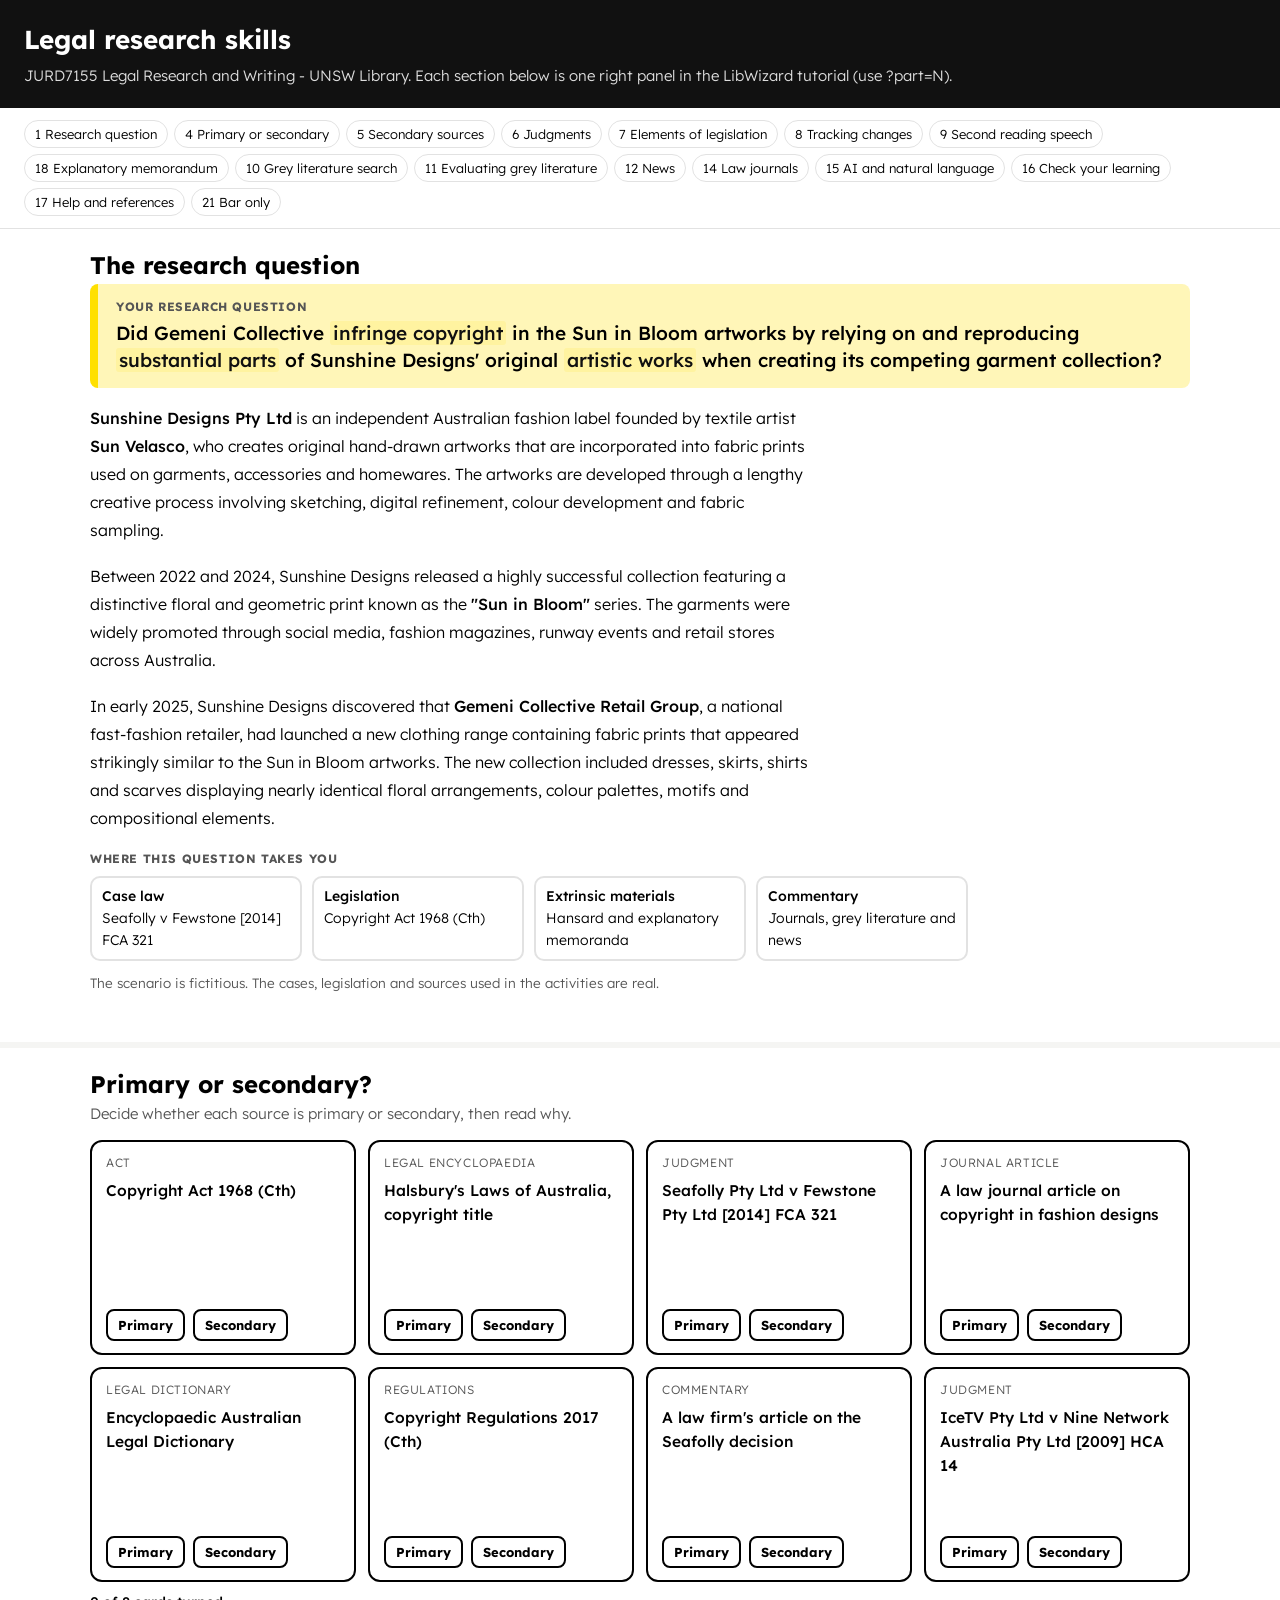
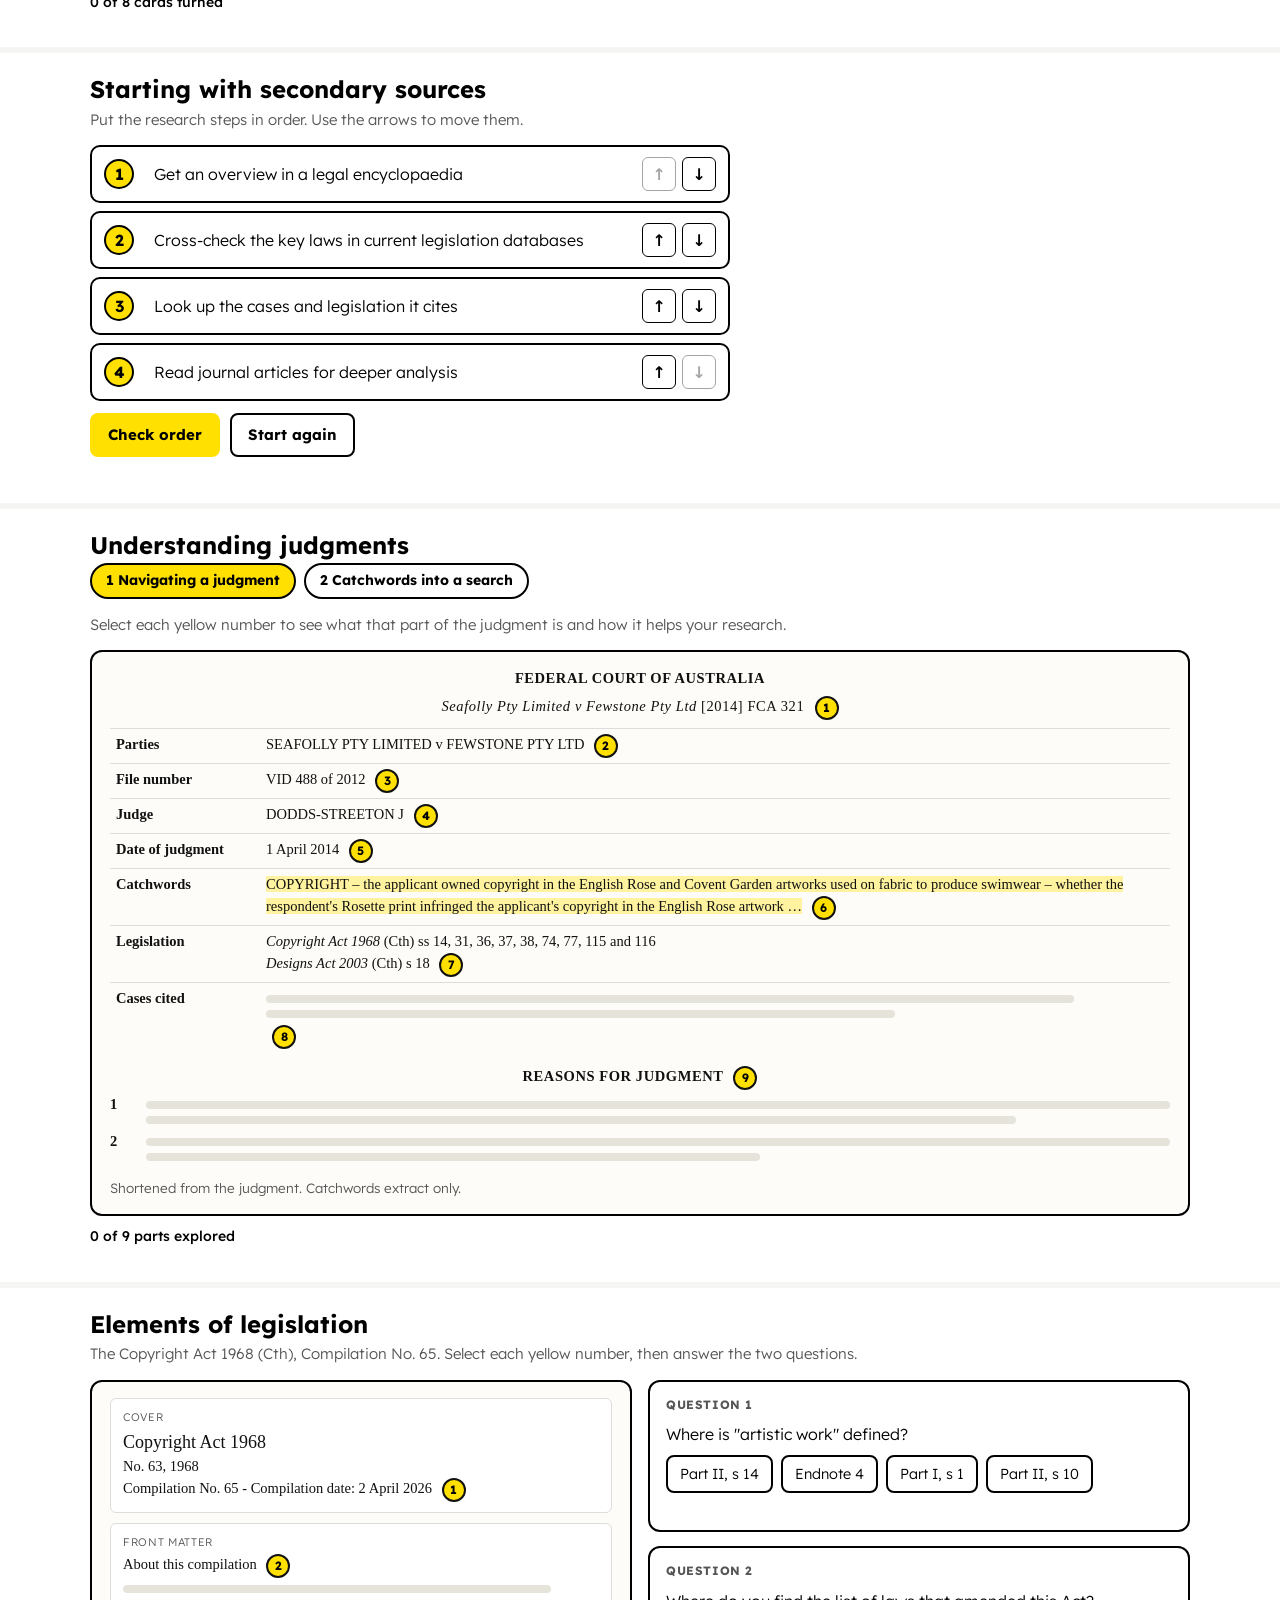
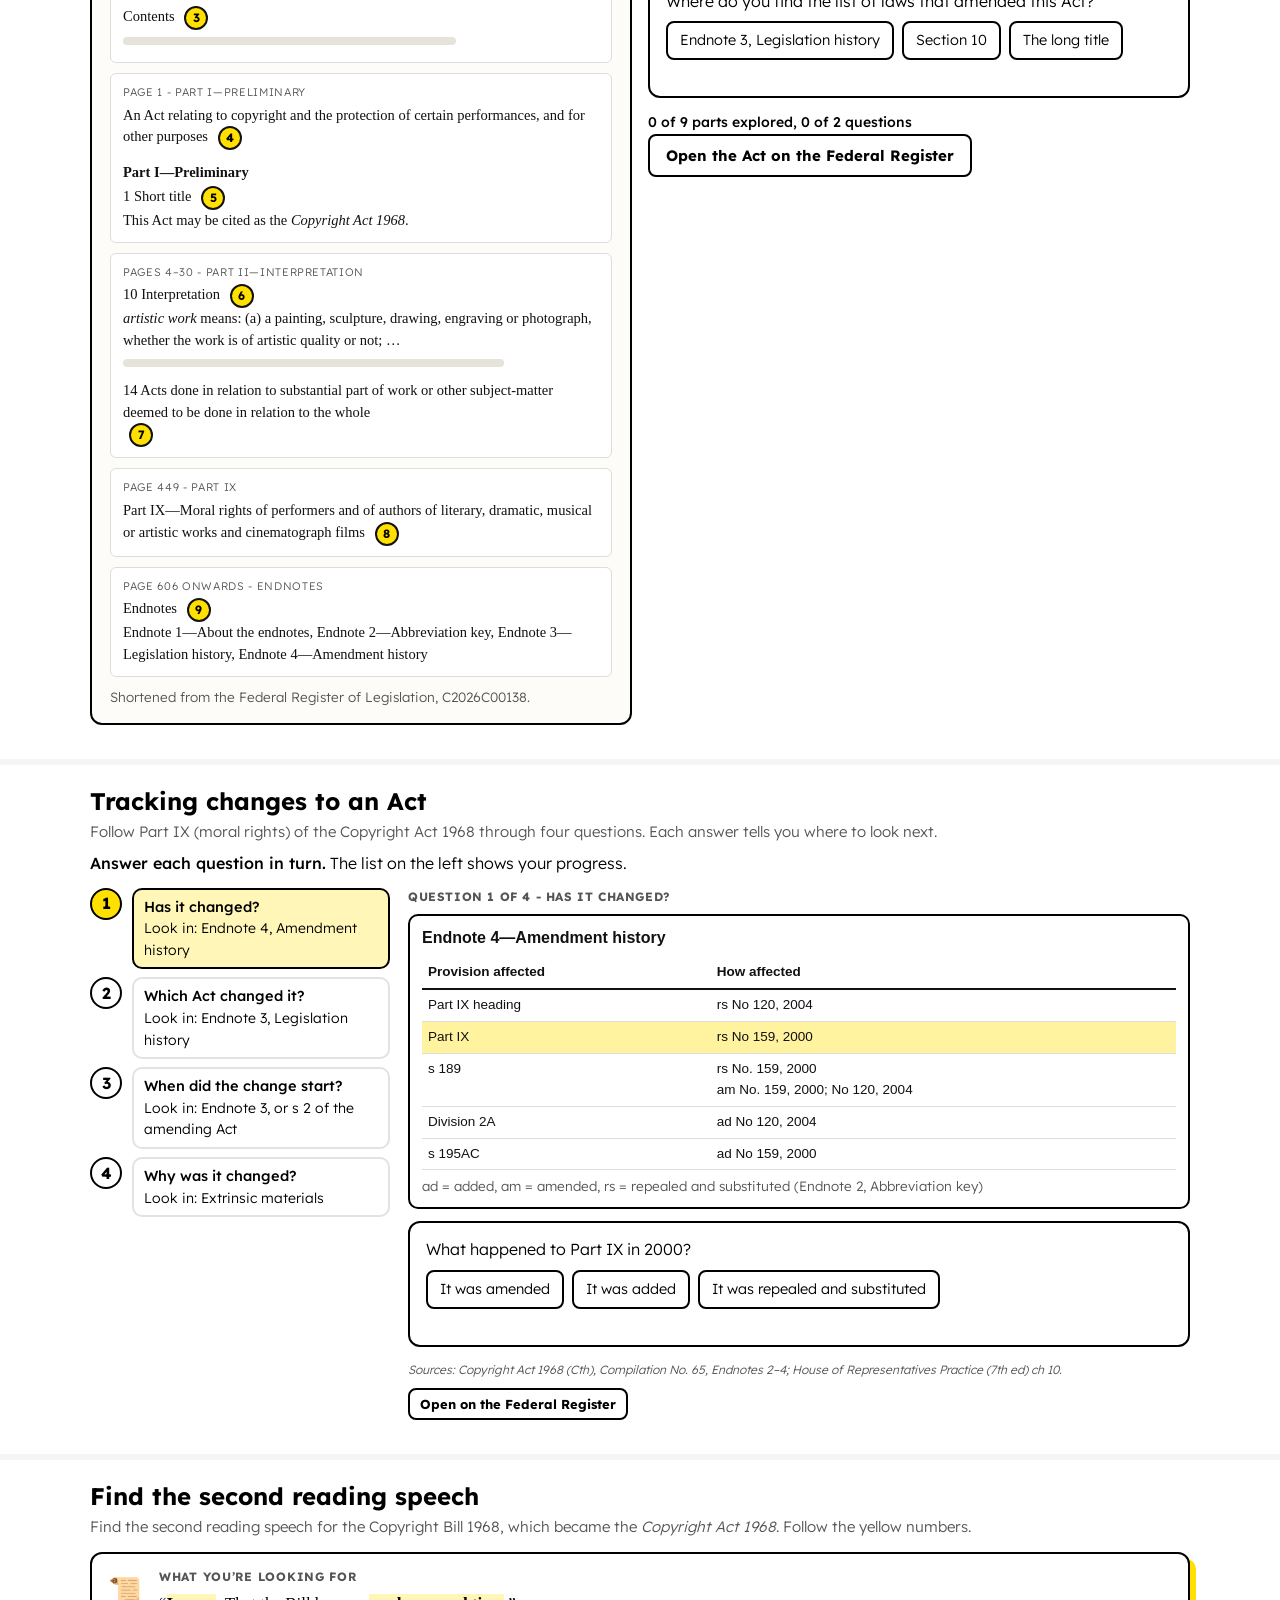
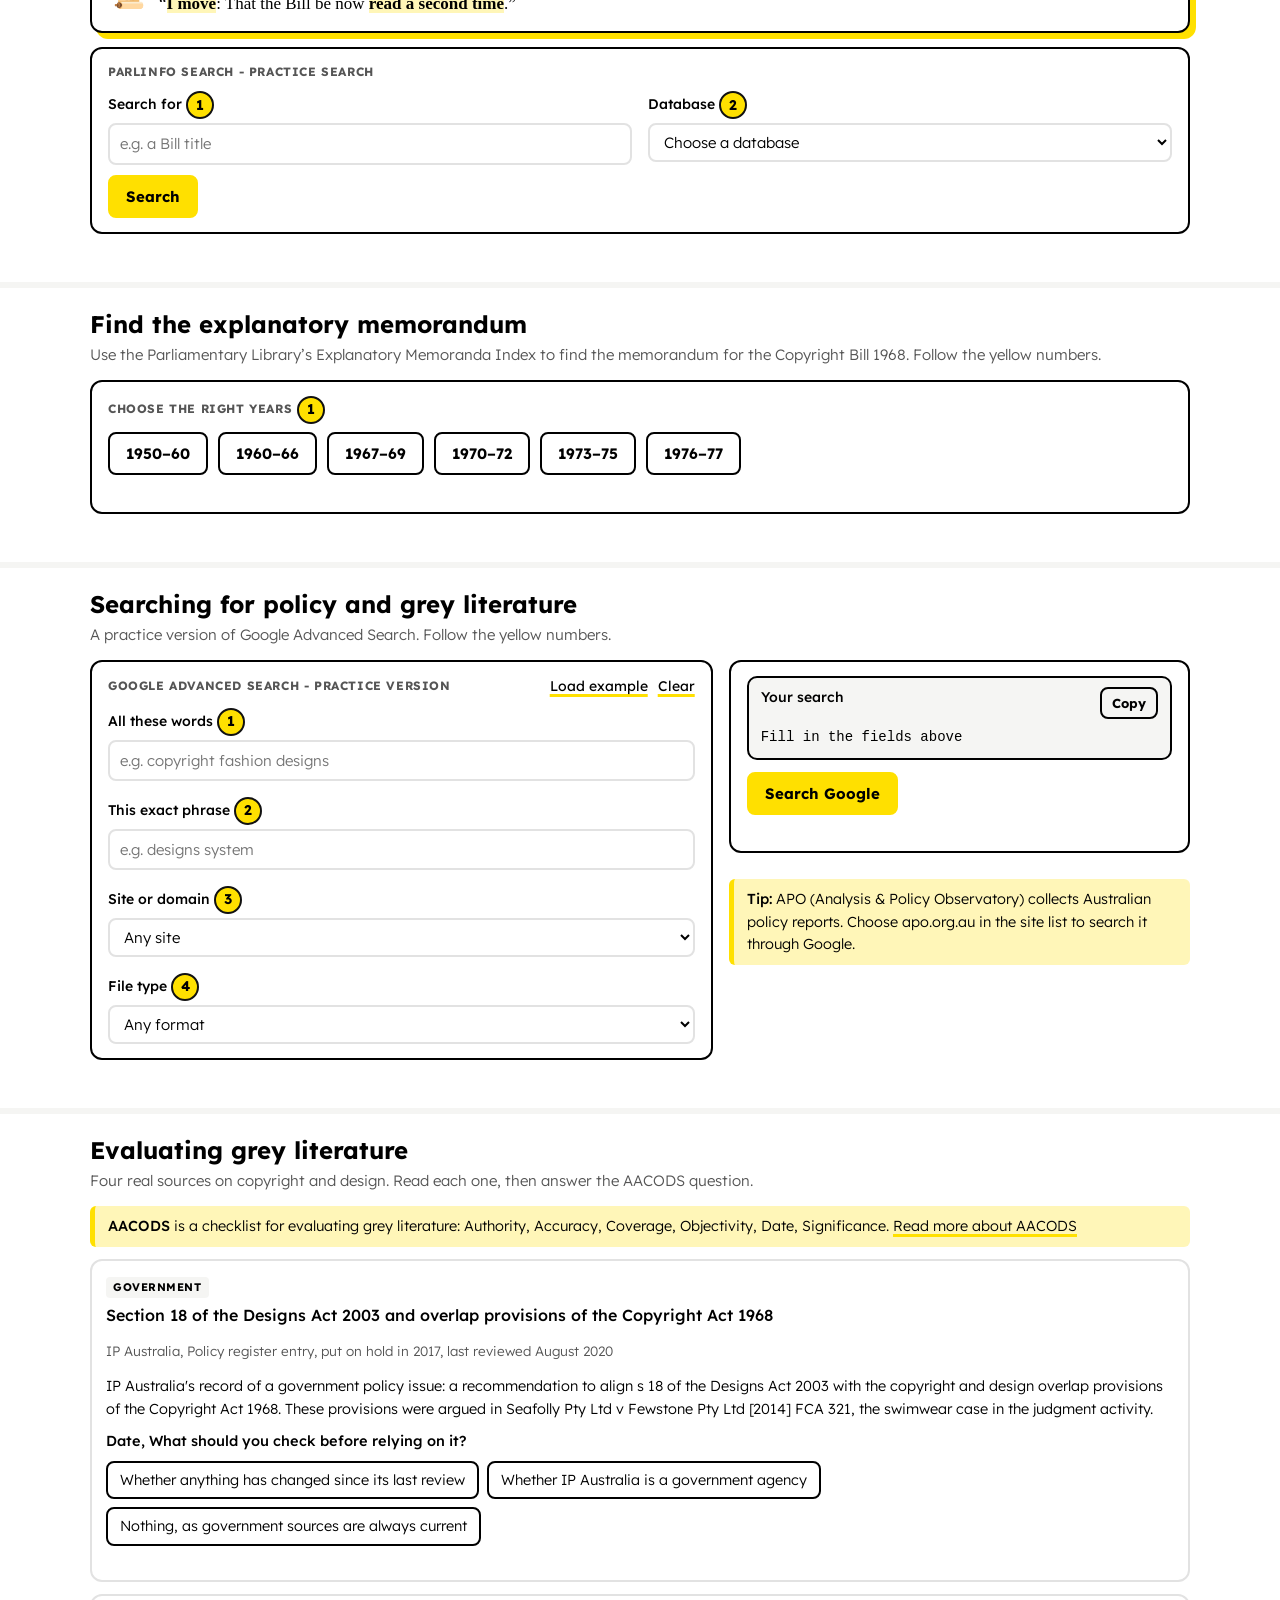
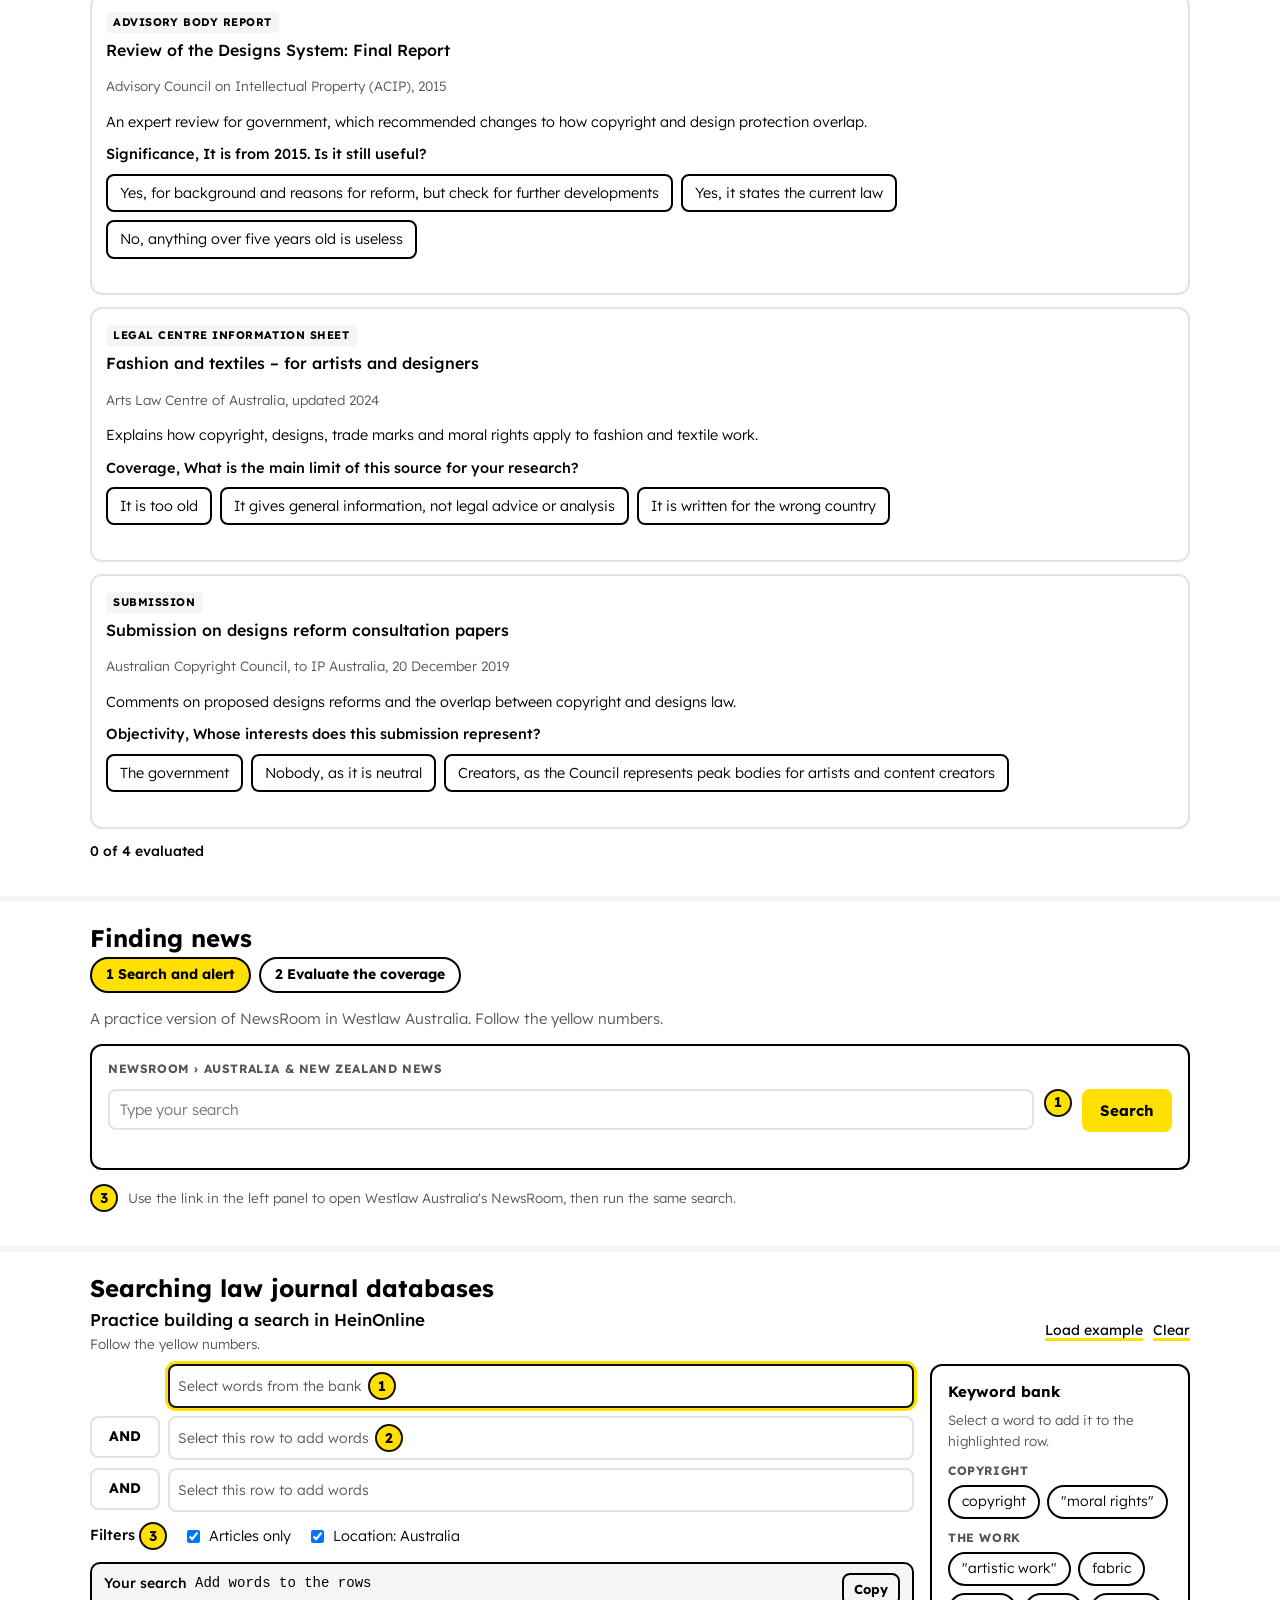
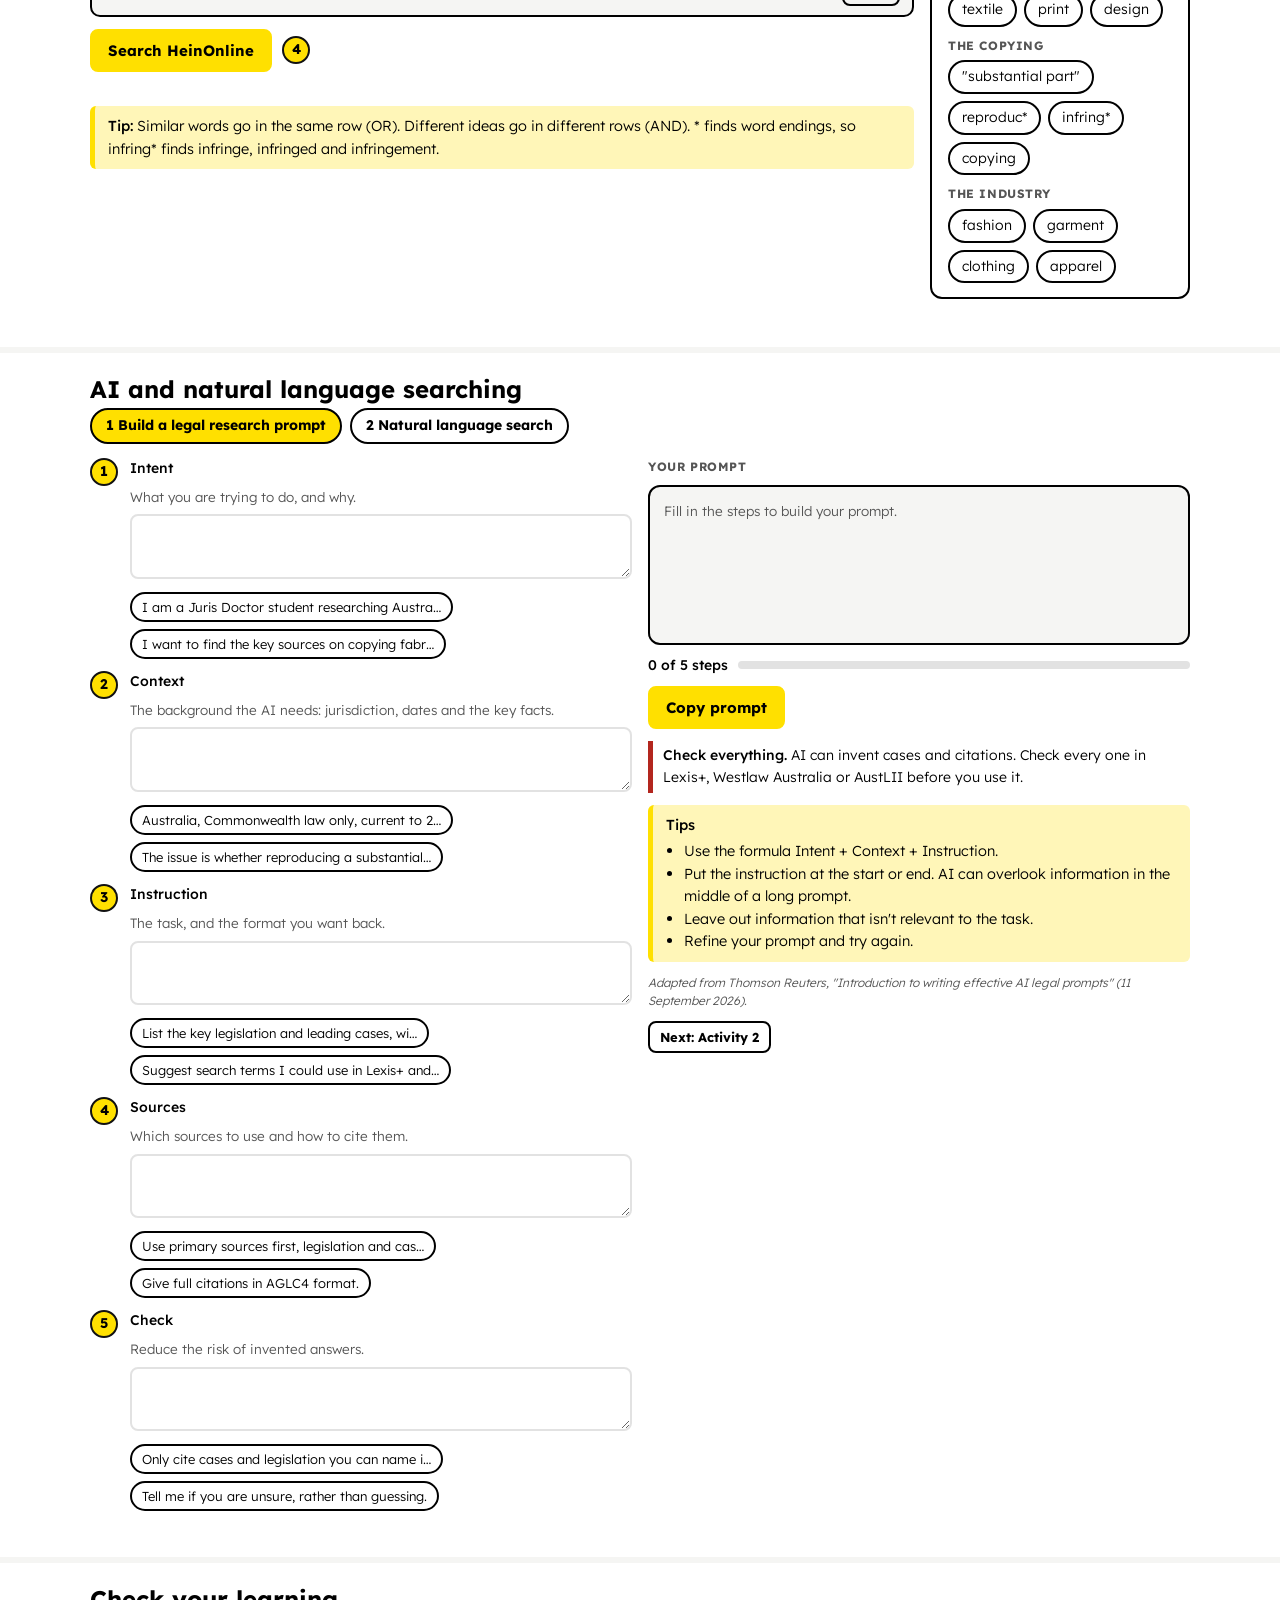
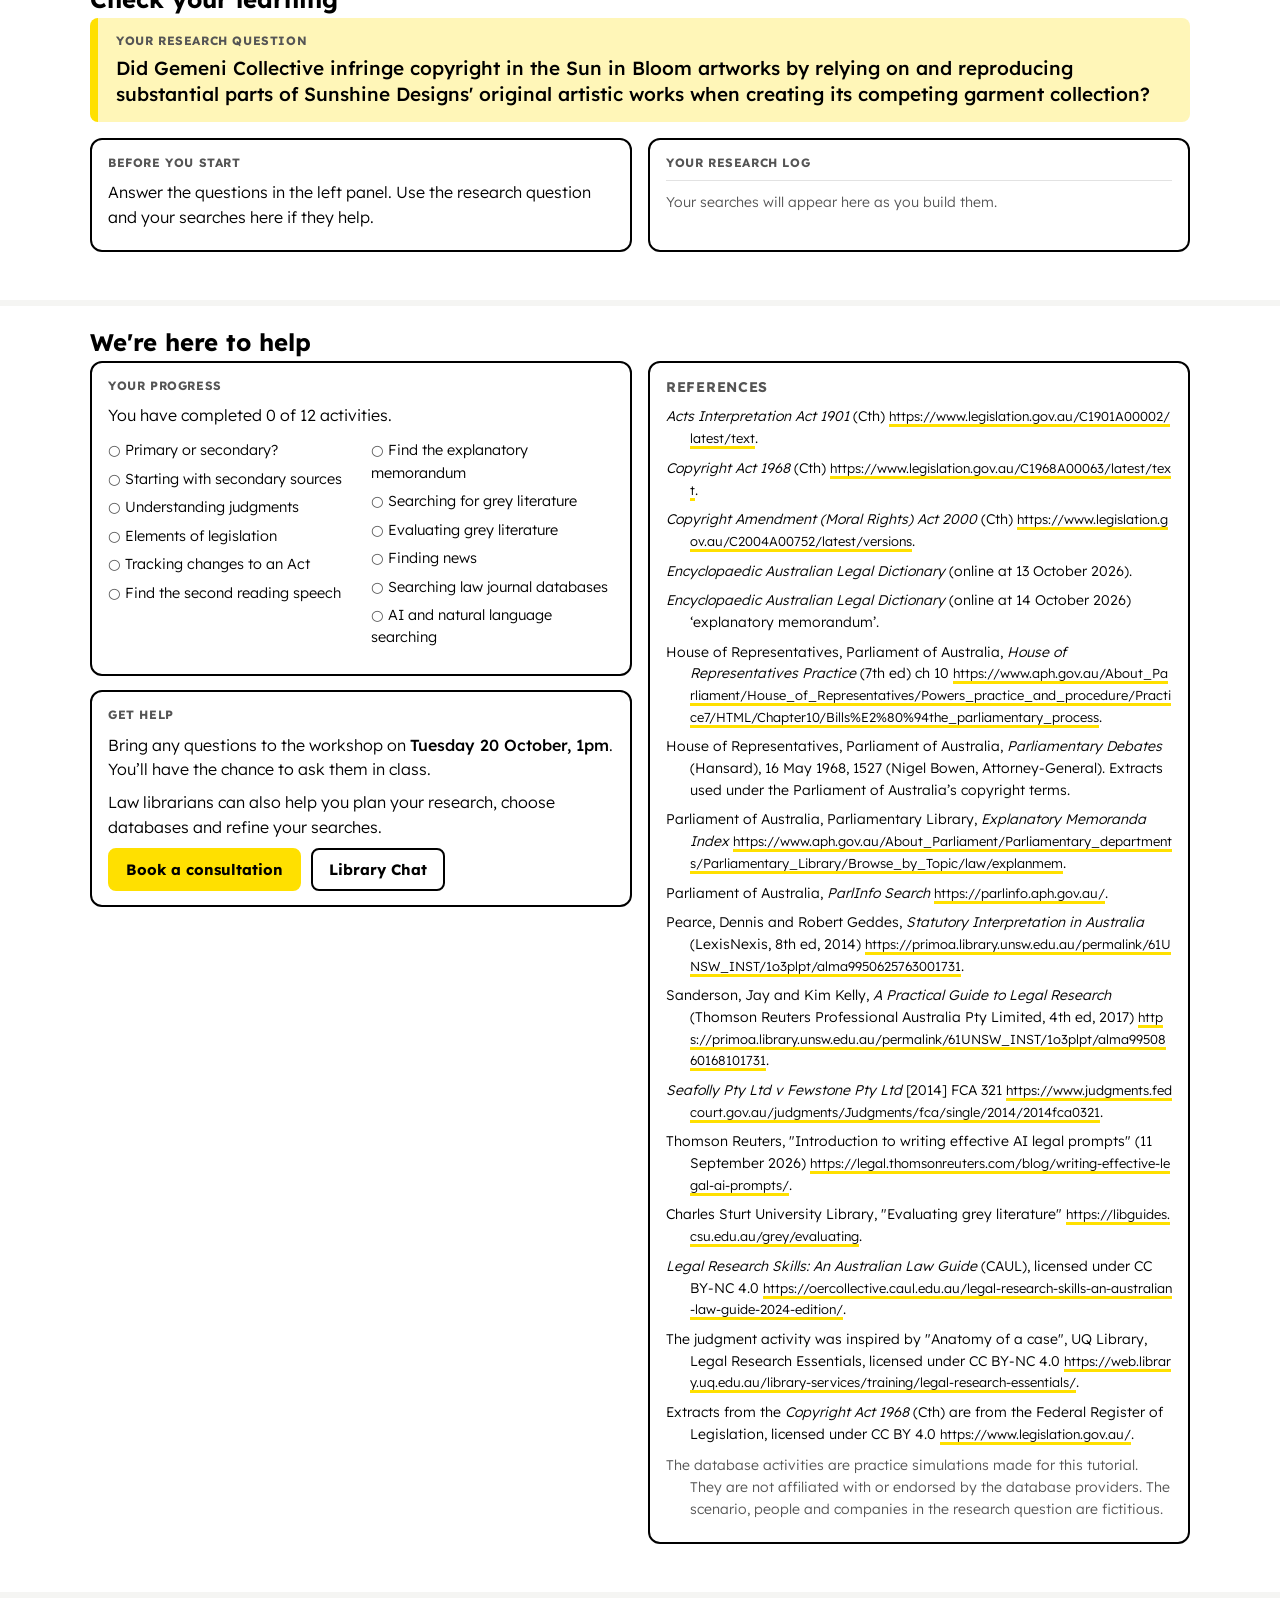
<file: legal-research.html>
<!DOCTYPE html>
<html lang="en-AU">
<head>
<meta charset="utf-8">
<meta name="viewport" content="width=device-width, initial-scale=1, viewport-fit=cover">
<title>Legal research skills: JURD7155 | UNSW Library</title>
<script>(function(){var p=parseInt(new URLSearchParams(location.search).get('part'),10);if(p>0)document.documentElement.classList.add('single');window.__part=p>0?p:0})();</script>
<link rel="preconnect" href="https://fonts.googleapis.com">
<link rel="preconnect" href="https://fonts.gstatic.com" crossorigin>
<link href="https://fonts.googleapis.com/css2?family=Lexend:wght@300;400;500;700&display=swap" rel="stylesheet">
<style>
:root{--bg:#fff;--ink:#000;--muted:#555;--line:#e2e2e2;--panel:#f5f5f3;--yellow:#ffe000;--soft:#fff6b8;--good:#1d7a3a;--bad:#b3261e;--focus:#1a5fd1;--card:#fff}
@media (prefers-color-scheme:dark){:root:not([data-theme="light"]){--bg:#161616;--ink:#f3f3f3;--muted:#b5b5b5;--line:#343434;--panel:#202020;--soft:#3b3510;--good:#6fd08f;--bad:#ff8a80;--focus:#8ab4ff;--card:#1d1d1d}}
:root[data-theme="dark"]{--bg:#161616;--ink:#f3f3f3;--muted:#b5b5b5;--line:#343434;--panel:#202020;--soft:#3b3510;--good:#6fd08f;--bad:#ff8a80;--focus:#8ab4ff;--card:#1d1d1d}
*,*::before,*::after{box-sizing:border-box}
@media (prefers-reduced-motion:reduce){*{transition:none!important;animation:none!important}}
body{margin:0;background:var(--bg);color:var(--ink);font-family:"Lexend",system-ui,-apple-system,"Segoe UI",sans-serif;font-weight:300;line-height:1.55;font-size:16px}
strong,b{font-weight:500}
a{color:inherit;text-decoration-color:var(--yellow);text-decoration-thickness:3px;text-underline-offset:3px}
:focus-visible{outline:3px solid var(--focus);outline-offset:2px}
.sr{position:absolute!important;width:1px;height:1px;overflow:hidden;clip:rect(0 0 0 0);white-space:nowrap}
button{font:inherit;color:inherit}
/* overview mode */
.top{background:#111;color:#fff;padding:20px 24px}
.top h1{margin:0;font-size:26px;font-weight:700}.top p{margin:4px 0 0;color:#ddd;font-size:15px}
.toc{display:flex;flex-wrap:wrap;gap:6px;padding:12px 24px;border-bottom:1px solid var(--line);position:sticky;top:0;background:var(--bg);z-index:20}
.toc a{font-size:13px;text-decoration:none;border:1px solid var(--line);border-radius:999px;padding:3px 10px}
.toc a:hover{background:var(--yellow);color:#000}
.slide{padding:22px 24px 34px;border-bottom:6px solid var(--panel)}
.slide .in{max-width:1100px;margin:0 auto}
.slide h2{font-size:24px;line-height:1.2;margin:0 0 4px;font-weight:700}
.slide .lead{margin:0 0 14px;color:var(--muted);font-size:15px}
.single .top,.single .toc{display:none}
.single .slide{display:none;border:0;padding-top:0}
.single .slide.show{display:block}
.single .slide>.in>.sh{position:absolute;left:-9999px}
.barpage{display:none}.single .barpage.show{display:block}
.single #p21{position:fixed;top:0;left:0;right:0;z-index:100;padding:0;margin:0}
/* progress bar */
.gbar{position:sticky;top:0;z-index:30;display:flex;align-items:center;gap:12px;background:#111;color:#fff;padding:7px 14px;font-size:14px;margin:0 -24px 16px}
#p21 .gbar{margin:0}
.gbar .gt{flex:0 1 220px;height:8px;background:#444;border-radius:999px;overflow:hidden}
.gbar .gt span{display:block;height:100%;width:0;background:var(--yellow);transition:width .4s}
.gbar .gc{white-space:nowrap;color:#eee}
.gbar .gbtns{margin-left:auto;display:flex;gap:8px}
.gbar .gbtn{display:inline-flex;align-items:center;gap:6px;font-size:13px;font-weight:700;background:#fff;color:#000;border:0;border-radius:6px;padding:5px 10px;min-height:28px;cursor:pointer}
.gbar .gbtn:hover{background:var(--yellow)}
.gbar .gbtn svg{width:15px;height:15px}
@media (max-width:560px){.gbar .gt{display:none}.gbar .gbtn .lbl{display:none}}
/* common UI */
.btn{display:inline-flex;align-items:center;gap:6px;background:var(--yellow);color:#000;border:2px solid var(--yellow);border-radius:8px;padding:8px 16px;font-weight:700;font-size:15px;cursor:pointer;text-decoration:none;min-height:40px}
.btn:hover{border-color:#000}
.btn.ghost{background:transparent;color:var(--ink);border-color:var(--ink)}
.btn.small{padding:4px 10px;font-size:13px;min-height:30px}
.btn[disabled]{opacity:.45;cursor:not-allowed}
.linkbtn{background:none;border:0;padding:0;font-size:14px;font-weight:400;cursor:pointer;text-decoration:underline;text-decoration-color:var(--yellow);text-decoration-thickness:3px;text-underline-offset:3px}
.row{display:flex;flex-wrap:wrap;gap:10px;align-items:center}
.box{border:2px solid var(--ink);border-radius:12px;padding:14px 16px;margin:0 0 14px;background:var(--card)}
.boxh{font-size:12px;font-weight:700;text-transform:uppercase;letter-spacing:.05em;color:var(--muted);margin:0 0 8px}
.tip{background:var(--soft);border-left:5px solid var(--yellow);border-radius:6px;padding:9px 13px;margin:12px 0;font-size:14.5px}
.tip p{margin:0}
.ok{color:var(--good);font-weight:500}.no{color:var(--bad);font-weight:500}
.fb{font-size:14.5px;margin:8px 0 0;min-height:1em}
.small{font-size:13.5px;color:var(--muted)}
.opts{display:flex;flex-wrap:wrap;gap:8px;margin:8px 0 0}
.opt{border:2px solid var(--ink);background:var(--card);border-radius:8px;padding:6px 12px;font-size:14.5px;cursor:pointer;text-align:left}
.opt:hover{background:var(--soft)}
.opt.right{background:#111;color:var(--yellow);border-color:#111;font-weight:500}
.opt.wrong{border-color:var(--bad);color:var(--bad);text-decoration:line-through}
.opt[disabled]{cursor:default}
.chip{border:2px solid var(--ink);background:var(--card);border-radius:999px;padding:4px 12px;font-size:14px;cursor:pointer}
.chip[aria-pressed="true"]{background:#111;color:var(--yellow);border-color:#111;font-weight:500}
.chips{display:flex;flex-wrap:wrap;gap:7px}
.searchline{display:flex;gap:8px;align-items:flex-start;border:2px solid var(--ink);border-radius:10px;padding:9px 12px;margin:12px 0 0;background:var(--panel)}
.searchline .l{font-weight:500;white-space:nowrap;font-size:14px}
.searchline code{flex:1;font-family:ui-monospace,Menlo,Consolas,monospace;font-size:14px;word-break:break-word;min-height:1.4em}
input[type=text],select,textarea{font:inherit;font-size:15px;padding:7px 10px;border:2px solid var(--line);border-radius:8px;background:var(--bg);color:var(--ink);width:100%}
input[type=text]:focus,select:focus,textarea:focus{border-color:var(--ink)}
label.f{display:block;font-size:14px;font-weight:500;margin:0 0 4px}
.grid2{display:grid;grid-template-columns:1fr 1fr;gap:16px}
@media (max-width:760px){.grid2{grid-template-columns:1fr}}
/* tabs */
.tabs{display:flex;gap:8px;margin:0 0 14px;flex-wrap:wrap}
.tab{border:2px solid var(--ink);background:var(--card);border-radius:999px;padding:5px 14px;font-weight:700;font-size:14px;cursor:pointer}
.tab[aria-selected="true"]{background:var(--yellow);color:#000;border-color:#000}
.tab.done::before{content:"✓ "}
.tabp[hidden]{display:none}
/* guide numbers and pop-overs */
.popwrap{position:relative;display:inline-block;vertical-align:middle}
.gnum{width:28px;height:28px;border-radius:50%;background:var(--yellow);color:#000;border:2px solid #111;font-weight:700;font-size:14px;display:inline-grid;place-items:center;padding:0;cursor:pointer;flex:none}
.gnum.seen{background:#111;color:var(--yellow)}
.pop{position:absolute;z-index:60;top:calc(100% + 8px);left:0;width:min(330px,80vw);background:#fff;color:#111;border:2px solid #111;border-radius:12px;box-shadow:5px 5px 0 var(--yellow);padding:12px 38px 12px 14px;font-size:14px;line-height:1.5;font-weight:400}
.pop.right{left:auto;right:0}
.pop[hidden]{display:none}.pop{display:block;text-align:left;text-transform:none;letter-spacing:normal;font-weight:400;font-size:14px;color:#111}.pop .pp{display:block;margin:0 0 6px}.pop .pp:last-child{margin:0}.pop .ph{font-weight:700;margin:0 0 4px}
.pop p{margin:0 0 6px}.pop p:last-child{margin:0}
.pclose{position:absolute;top:4px;right:6px;border:0;background:none;font-size:22px;line-height:1;cursor:pointer;color:#111;padding:2px 6px}
/* flip cards (p4) */
.flips{display:grid;grid-template-columns:repeat(auto-fill,minmax(230px,1fr));gap:12px}
.flip{border:2px solid var(--ink);border-radius:12px;padding:12px 14px;background:var(--card);display:flex;flex-direction:column;gap:8px;min-height:150px}
.flip .ft{font-weight:500;font-size:15.5px}
.flip .fk{font-size:12px;text-transform:uppercase;letter-spacing:.05em;color:var(--muted)}
.flip.answered{background:var(--panel)}
.flip .fa{font-size:14px}
.flip .fbtn{display:flex;gap:8px;margin-top:auto}

.src{font-size:12px!important;color:var(--muted);margin:8px 0 0!important;font-style:italic}
.pop .src{color:#555}
.pop.up{top:auto;bottom:calc(100% + 8px)}
/* flip cards */
.flip{perspective:1000px;padding:0;border:0;background:none;min-height:215px}
.flip .fin{position:relative;width:100%;height:215px;transition:transform .5s;transform-style:preserve-3d}
.flip.flipped .fin{transform:rotateY(180deg)}
.flip .ff,.flip .fb2{position:absolute;inset:0;backface-visibility:hidden;-webkit-backface-visibility:hidden;overflow:auto;border:2px solid var(--ink);border-radius:12px;padding:12px 14px;background:var(--card);display:flex;flex-direction:column;gap:6px}
.flip .fb2{transform:rotateY(180deg);background:var(--panel)}
@media (prefers-reduced-motion:reduce){.flip .fin{transition:none}}
/* scenario (p5) */
.scn{max-width:760px}
.scn .step{font-size:12px;font-weight:700;text-transform:uppercase;letter-spacing:.05em;color:var(--muted)}
.scn .q{font-size:17px;font-weight:500;margin:4px 0 6px}
.scn .opts{flex-direction:column}
.scn .opt{width:100%}
.trailmini{display:flex;gap:6px;margin:0 0 12px}
.trailmini span{width:30px;height:6px;border-radius:3px;background:var(--line)}
.trailmini span.on{background:var(--yellow)}.trailmini span.done{background:#111}
/* document mock (judgment, Act) */
.doc{border:2px solid var(--ink);border-radius:12px;background:#fdfcf8;color:#111;font-family:Georgia,"Times New Roman",serif;font-size:14.5px;line-height:1.5;padding:16px 18px}
.doc .dh{text-align:center;font-weight:700;letter-spacing:.04em}
.doc table{width:100%;border-collapse:collapse;margin:8px 0}
.doc td{vertical-align:top;padding:5px 6px;border-top:1px solid #ddd}
.doc td:first-child{width:150px;font-weight:700}
.doc .hs{display:inline}
.doc .gnum{font-family:"Lexend",system-ui,sans-serif;margin-left:6px;width:24px;height:24px;font-size:12px}
.doc .pop{font-family:"Lexend",system-ui,sans-serif}
.doc .ln{height:8px;background:#e6e3da;border-radius:4px;margin:7px 0}
.doc .para{display:flex;gap:10px}.doc .para .pnum{font-weight:700;min-width:26px}
.doc .sect{font-weight:700;margin:12px 0 2px}
.doc .pg{border:1px solid #ddd;border-radius:6px;padding:10px 12px;margin:0 0 10px;background:#fff}
.doc .pgl{font-family:"Lexend",system-ui,sans-serif;font-size:11px;text-transform:uppercase;letter-spacing:.06em;color:#595959;margin:0 0 4px}
.meter{font-weight:500;font-size:14px;margin:10px 0 0}
.hl{background:#fff3a0}
/* trail (p8) */
.trailwrap{display:grid;grid-template-columns:300px 1fr;gap:18px}
@media (max-width:820px){.trailwrap{grid-template-columns:1fr}}
.trail{list-style:none;margin:0;padding:0}
.trail li{display:grid;grid-template-columns:34px 1fr;gap:8px;margin:0 0 8px}
.trail .dot{width:32px;height:32px;border-radius:50%;border:2px solid var(--ink);display:grid;place-items:center;font-weight:700;background:var(--card)}
.trail li.on .dot{background:var(--yellow);color:#000}
.trail li.done .dot{background:#111;color:var(--yellow);border-color:#111}
.trail .tq{border:2px solid var(--line);border-radius:10px;padding:6px 10px;font-size:14px}
.trail li.on .tq{border-color:var(--ink);background:var(--soft)}
.trail .tq b{display:block;font-size:14.5px}
.trail .tq .ans{display:block;margin-top:3px;font-size:13px;color:var(--muted)}
.etable{width:100%;border-collapse:collapse;font-size:13.5px;font-family:Arial,Helvetica,sans-serif;background:#fff;color:#111}
.etable th{text-align:left;border-bottom:2px solid #111;padding:5px 6px;font-weight:700}
.etable td{border-bottom:1px solid #ddd;padding:5px 6px;vertical-align:top}
.etable tr.hl td{background:#fff3a0}
.etwrap{border:2px solid var(--ink);border-radius:10px;padding:10px 12px;background:#fff;color:#111;overflow-x:auto}
.etwrap .et{font-weight:700;margin:0 0 6px;font-family:Arial,Helvetica,sans-serif}
/* evaluation cards (p11, p12) */
.wcs{border:1px solid var(--line);border-radius:8px;margin:0 0 6px;padding:6px 10px}.wcs.on{border-color:var(--ink)}.wch{margin:0;font-weight:500;display:flex;gap:8px;align-items:center}.wcn{width:22px;height:22px;border-radius:4px;background:var(--panel);display:grid;place-items:center;font-size:12px;font-weight:700}.wcs.on .wcn{background:#111;color:#fff}.wcs.done .wcn{background:var(--good);color:#fff}.wcb{margin-top:8px}
.ecard{border:2px solid var(--line);border-radius:12px;padding:12px 14px;margin:0 0 12px;background:var(--card)}
.ecard.on{border-color:var(--ink)}
.ecard .type{display:inline-block;font-size:11px;font-weight:700;text-transform:uppercase;letter-spacing:.05em;background:var(--panel);border-radius:4px;padding:2px 7px}
.ecard .et{font-weight:500;font-size:16px;margin:5px 0 2px}
.ecard .em{font-size:13.5px;color:var(--muted)}
.ecard .ed{font-size:14.5px;margin:6px 0 0}
.ecard .eq{font-weight:500;font-size:14.5px;margin:10px 0 0}
/* results list (sims) */
.res{margin:10px 0 0}
.res .r{border-top:1px solid var(--line);padding:8px 0}
.res .r b{display:block;font-size:15px}
.res .r span{font-size:13px;color:var(--muted)}
.simhead{display:flex;justify-content:space-between;gap:10px;flex-wrap:wrap;align-items:center;margin:0 0 10px}
.simhead .t{font-size:12px;font-weight:700;text-transform:uppercase;letter-spacing:.05em;color:var(--muted)}
/* builder (p14) */
.bblay{display:grid;grid-template-columns:1fr 260px;gap:16px}.bblay>aside{order:2}
@media (max-width:820px){.bblay{grid-template-columns:1fr}}
.bank h3{font-size:15px;margin:0 0 6px}
.bank .grp{font-size:12px;font-weight:700;text-transform:uppercase;letter-spacing:.05em;color:var(--muted);margin:10px 0 5px}
.brow{display:grid;grid-template-columns:70px 1fr;gap:8px;align-items:start;margin:0 0 8px}
.brow .op:empty{border-color:transparent}.brow .op{font-weight:700;padding:8px 0;text-align:center;border:2px solid var(--line);border-radius:8px;font-size:14px}
.brow .field{border:2px solid var(--line);border-radius:8px;min-height:44px;padding:6px 8px;display:flex;flex-wrap:wrap;gap:6px;align-items:center;cursor:pointer;background:var(--bg);position:relative}
.brow.sel .field{border-color:#111;box-shadow:0 0 0 3px var(--yellow)}
.brow .field .ph{color:var(--muted);font-size:14px}
.term{display:inline-flex;align-items:center;gap:4px;background:var(--panel);border:1px solid var(--line);border-radius:999px;padding:2px 4px 2px 10px;font-size:14px}
.term button{border:0;background:none;cursor:pointer;font-size:16px;line-height:1;padding:0 4px}
.term .or{font-weight:700;font-size:12px;color:var(--muted);margin:0 2px}
.filt{display:flex;gap:16px;flex-wrap:wrap;font-size:14.5px;margin:10px 0 0}
.filt label{display:flex;gap:6px;align-items:center}
/* prompt builder (p15) */
.pbuild{display:grid;grid-template-columns:1fr 1fr;gap:16px}
@media (max-width:860px){.pbuild{grid-template-columns:1fr}}
.ps{display:grid;grid-template-columns:30px 1fr;gap:10px;margin:0 0 12px}
.ps .pn{width:28px;height:28px;border-radius:50%;background:var(--yellow);color:#000;border:2px solid #111;display:grid;place-items:center;font-weight:700;font-size:14px}
.ps.done .pn{background:#111;color:var(--yellow)}
.ps .chips{margin-top:6px}
.ps .chip{font-size:13px;padding:3px 10px}
.pprev{border:2px solid var(--ink);border-radius:12px;padding:12px 14px;background:var(--panel);font-size:15px;white-space:pre-wrap;min-height:160px}
.pprev .hl2{background:#fff3a0;color:#111;border-radius:3px;padding:0 2px}
.pmeter{display:flex;align-items:center;gap:10px;margin:10px 0 0;font-weight:500;font-size:14px}
.pmeter .pb{flex:1;height:8px;background:var(--line);border-radius:999px;overflow:hidden}
.pmeter .pb span{display:block;height:100%;width:0;background:var(--yellow);transition:width .3s}
.prule{margin:12px 0 0;font-size:14px;border-left:5px solid var(--bad);padding:4px 0 4px 10px}
/* research log modal */
.modal{position:fixed;inset:0;background:rgba(0,0,0,.5);z-index:200;display:flex;align-items:flex-start;justify-content:center;padding:40px 16px;overflow:auto}
.modal[hidden]{display:none}
.mbox{background:var(--bg);color:var(--ink);border:2px solid var(--ink);border-radius:14px;max-width:640px;width:100%;padding:18px 20px;position:relative}
.mbox h2{margin:0 0 6px;font-size:21px}
.logl{list-style:none;padding:0;margin:10px 0}
.logl li{border-top:1px solid var(--line);padding:8px 0}
.logl li b{display:block;font-size:13px;text-transform:uppercase;letter-spacing:.04em;color:var(--muted)}
.logl li span{font-family:ui-monospace,Menlo,Consolas,monospace;font-size:14px;word-break:break-word;white-space:pre-wrap}
/* research question page */
.rq{border-left:8px solid var(--yellow);background:var(--soft);border-radius:8px;padding:14px 18px;margin:0 0 16px}
.rq .k{font-size:12px;font-weight:700;text-transform:uppercase;letter-spacing:.05em;color:var(--muted)}
.rq .q{font-size:19px;font-weight:500;margin:4px 0 0;line-height:1.4}
.scenario p{margin:0 0 18px;max-width:72ch;line-height:1.75}
.mark{background:#fff3a0;color:#111;border-radius:3px;padding:0 3px;font-weight:500}
.stops{display:grid;grid-template-columns:repeat(auto-fill,minmax(180px,1fr));gap:10px;margin:8px 0 0}
.stops div{border:2px solid var(--line);border-radius:10px;padding:8px 10px;font-size:14px}
.stops div b{display:block}
/* completion code */
.code{font-family:ui-monospace,Menlo,Consolas,monospace;font-size:34px;font-weight:700;letter-spacing:.12em;background:#111;color:var(--yellow);border-radius:12px;padding:14px 20px;display:inline-block;margin:6px 0}
.checklist{list-style:none;padding:0;margin:8px 0;columns:2;column-gap:20px}
@media (max-width:600px){.checklist{columns:1}}
.checklist li{padding:3px 0;font-size:14.5px;break-inside:avoid}
.checklist li.d::before{content:"✓ ";color:var(--good);font-weight:700}
.checklist li:not(.d)::before{content:"○ ";color:var(--muted)}
.refs p{margin:0 0 8px;padding-left:24px;text-indent:-24px;font-size:14px}.refs a{word-break:break-all;font-size:13px}
#emy .btn.on,#spmo .btn.on{background:var(--yellow);color:#000}
.brow{position:relative}.rsel{position:absolute;left:-9999px;top:0}.rsel:focus{left:auto;right:6px;top:-12px;z-index:3;background:var(--yellow);color:#000;border:2px solid #111;border-radius:6px;font:600 12px Lexend,system-ui,sans-serif;padding:2px 8px}
.emrows tbody tr{cursor:pointer}.emrows tbody tr:hover{background:#fff8c4}.emrows tr.rok{background:#eef8f0;outline:2.5px solid #1a7f37}.emrows tr.rno td{color:#9a2b2b;text-decoration:line-through}.rowbtn{all:unset;cursor:pointer;font:inherit;color:inherit}.rowbtn:focus-visible{outline:3px solid #111;outline-offset:2px;border-radius:3px}
/* P10 layout: fields in rows on the left, search box on the right */
.gslay{display:grid;grid-template-columns:minmax(0,1.35fr) minmax(0,1fr);gap:16px;align-items:start}
.gslay .grid2{grid-template-columns:minmax(0,1fr)}
.gslay .gsside{display:flex;flex-direction:column;gap:12px;min-width:0}
.gslay .gsside .tip{margin:0}
.gslay .searchline{flex-wrap:wrap;margin-top:0}.gslay .searchline code{flex:1 1 100%;order:2;overflow-wrap:anywhere}.gslay .searchline .l{flex:1 1 auto}
@media (max-width:760px){.gslay{grid-template-columns:minmax(0,1fr)}}
/* P5 sort the steps */
.sortl{list-style:none;margin:0;padding:0;display:grid;gap:8px;max-width:640px}
.sortl li{display:grid;grid-template-columns:40px minmax(0,1fr) auto;gap:10px;align-items:center;border:2px solid var(--ink);border-radius:10px;padding:10px 12px;background:var(--card)}
.sortl .n{width:30px;height:30px;border-radius:50%;background:var(--yellow);color:#000;border:2px solid #000;display:grid;place-items:center;font-weight:700}
.sortl .mv{display:flex;gap:6px}
.sortl .mv button{font:inherit;font-weight:700;width:34px;height:34px;border:1.5px solid var(--ink);border-radius:6px;background:var(--card);color:var(--ink);cursor:pointer}
.sortl .mv button:disabled{opacity:.35;cursor:default}
.sortl li.sok{border-color:var(--good);box-shadow:inset 6px 0 0 var(--good)}
.sortl li.sno{border-color:var(--bad);box-shadow:inset 6px 0 0 var(--bad)}
.sortl .mk{font-weight:700;margin-left:6px}.sortl li.sok .mk{color:var(--good)}.sortl li.sno .mk{color:var(--bad)}
.sortfb{margin:12px 0 0}
/* p9 clipping */
.clip{border:2px solid var(--ink);border-radius:12px;padding:14px 16px;margin:0 0 14px;background:var(--card);box-shadow:6px 6px 0 var(--yellow);display:grid;grid-template-columns:auto minmax(0,1fr);gap:14px;align-items:center}
.clip .ic{font-size:30px}
.clip .k{margin:0 0 4px;font-size:12px;font-weight:700;letter-spacing:.06em;text-transform:uppercase;color:var(--muted)}
.clip .qt{display:block;margin:0;font-family:Georgia,serif;font-size:17px}
.clip .qt b{background:var(--soft);font-weight:700}
</style>
</head>
<body>
<header class="top"><h1>Legal research skills</h1><p>JURD7155 Legal Research and Writing - UNSW Library. Each section below is one right panel in the LibWizard tutorial (use ?part=N).</p></header>
<nav class="toc" aria-label="Parts"><a href="?part=1">1 Research question</a><a href="?part=4">4 Primary or secondary</a><a href="?part=5">5 Secondary sources</a><a href="?part=6">6 Judgments</a><a href="?part=7">7 Elements of legislation</a><a href="?part=8">8 Tracking changes</a><a href="?part=9">9 Second reading speech</a><a href="?part=18">18 Explanatory memorandum</a><a href="?part=10">10 Grey literature search</a><a href="?part=11">11 Evaluating grey literature</a><a href="?part=12">12 News</a><a href="?part=14">14 Law journals</a><a href="?part=15">15 AI and natural language</a><a href="?part=16">16 Check your learning</a><a href="?part=17">17 Help and references</a><a href="?part=21&amp;site=https://subjectguides.library.unsw.edu.au/">21 Bar only</a></nav>
<main id="main">

<section class="slide" id="p1" aria-labelledby="h1"><div class="in"><div class="sh"><h2 id="h1">The research question</h2></div>
<div class="rq"><div class="k">Your research question</div><p class="q">Did Gemeni Collective <span class="mark">infringe copyright</span> in the Sun in Bloom artworks by relying on and reproducing <span class="mark">substantial parts</span> of Sunshine Designs' original <span class="mark">artistic works</span> when creating its competing garment collection?</p></div>
<div class="scenario">
<p><b>Sunshine Designs Pty Ltd</b> is an independent Australian fashion label founded by textile artist <b>Sun Velasco</b>, who creates original hand-drawn artworks that are incorporated into fabric prints used on garments, accessories and homewares. The artworks are developed through a lengthy creative process involving sketching, digital refinement, colour development and fabric sampling.</p>
<p>Between 2022 and 2024, Sunshine Designs released a highly successful collection featuring a distinctive floral and geometric print known as the <b>"Sun in Bloom"</b> series. The garments were widely promoted through social media, fashion magazines, runway events and retail stores across Australia.</p>
<p>In early 2025, Sunshine Designs discovered that <b>Gemeni Collective Retail Group</b>, a national fast-fashion retailer, had launched a new clothing range containing fabric prints that appeared strikingly similar to the Sun in Bloom artworks. The new collection included dresses, skirts, shirts and scarves displaying nearly identical floral arrangements, colour palettes, motifs and compositional elements.</p>
</div>
<p class="boxh" style="margin-top:14px">Where this question takes you</p>
<div class="stops" role="list"><div role="listitem"><b>Case law</b> Seafolly v Fewstone [2014] FCA 321</div><div role="listitem"><b>Legislation</b> Copyright Act 1968 (Cth)</div><div role="listitem"><b>Extrinsic materials</b> Hansard and explanatory memoranda</div><div role="listitem"><b>Commentary</b> Journals, grey literature and news</div></div>
<p class="small" style="margin-top:12px">The scenario is fictitious. The cases, legislation and sources used in the activities are real.</p>
</div></section>

<section class="slide" id="p4" aria-labelledby="h4"><div class="in"><div class="sh"><h2 id="h4">Primary or secondary?</h2></div>
<p class="lead">Decide whether each source is primary or secondary, then read why.</p>
<div class="flips" id="flips"></div>
<p class="meter" id="flipm" aria-live="polite"></p>
</div></section>

<section class="slide" id="p5" aria-labelledby="h5"><div class="in"><div class="sh"><h2 id="h5">Starting with secondary sources</h2></div>
<p class="lead">Put the research steps in order. Use the arrows to move them.</p>
<div class="scn" id="scn"></div>
</div></section>

<section class="slide" id="p6" aria-labelledby="h6"><div class="in"><div class="sh"><h2 id="h6">Understanding judgments</h2></div>
<div class="tabs" role="tablist"><button class="tab" role="tab" id="t6a" aria-controls="p6a" aria-selected="true" type="button">1 Navigating a judgment</button><button class="tab" role="tab" id="t6b" aria-controls="p6b" aria-selected="false" type="button">2 Catchwords into a search</button></div>
<div class="tabp" id="p6a" role="tabpanel" aria-labelledby="t6a"><p class="lead">Select each yellow number to see what that part of the judgment is and how it helps your research.</p><div id="jdoc"></div><p class="meter" id="jm" aria-live="polite"></p></div>
<div class="tabp" id="p6b" role="tabpanel" aria-labelledby="t6b" hidden><p class="lead">The catchwords sum up the legal issues. Reuse them to find similar cases in Lexis+.</p><div id="cw"></div></div>
</div></section>

<section class="slide" id="p7" aria-labelledby="h7"><div class="in"><div class="sh"><h2 id="h7">Elements of legislation</h2></div>
<p class="lead">The Copyright Act 1968 (Cth), Compilation No. 65. Select each yellow number, then answer the two questions.</p>
<div class="grid2"><div id="adoc"></div><div id="aq"></div></div>
</div></section>

<section class="slide" id="p8" aria-labelledby="h8"><div class="in"><div class="sh"><h2 id="h8">Tracking changes to an Act</h2></div>
<p class="lead">Follow Part IX (moral rights) of the Copyright Act 1968 through four questions. Each answer tells you where to look next.</p>
<p style="margin:-6px 0 12px"><b>Answer each question in turn.</b> The list on the left shows your progress.</p>
<div class="trailwrap"><ol class="trail" id="trail"></ol><div id="tpanel"></div></div>
</div></section>

<section class="slide" id="p9" aria-labelledby="h9"><div class="in"><div class="sh"><h2 id="h9">Find the second reading speech</h2></div>
<p class="lead">Find the second reading speech for the Copyright Bill 1968, which became the <i>Copyright Act 1968</i>. Follow the yellow numbers.</p>
<div id="sp"></div>
</div></section>

<section class="slide" id="p18" aria-labelledby="h18"><div class="in"><div class="sh"><h2 id="h18">Find the explanatory memorandum</h2></div>
<p class="lead">Use the Parliamentary Library’s Explanatory Memoranda Index to find the memorandum for the Copyright Bill 1968. Follow the yellow numbers.</p>
<div id="em"></div>
</div></section>
<section class="slide" id="p10" aria-labelledby="h10"><div class="in"><div class="sh"><h2 id="h10">Searching for policy and grey literature</h2></div>
<p class="lead">A practice version of Google Advanced Search. Follow the yellow numbers.</p>
<div id="gs"></div>
</div></section>

<section class="slide" id="p11" aria-labelledby="h11"><div class="in"><div class="sh"><h2 id="h11">Evaluating grey literature</h2></div>
<p class="lead">Four real sources on copyright and design. Read each one, then answer the AACODS question.</p>
<div class="tip" style="margin-top:0"><p><b>AACODS</b> is a checklist for evaluating grey literature: Authority, Accuracy, Coverage, Objectivity, Date, Significance. <a href="https://libguides.csu.edu.au/grey/evaluating" target="_blank" rel="noopener">Read more about AACODS</a></p></div>
<div id="aac"></div><p class="meter" id="aacm" aria-live="polite"></p>
</div></section>

<section class="slide" id="p12" aria-labelledby="h12"><div class="in"><div class="sh"><h2 id="h12">Finding news</h2></div>
<div class="tabs" role="tablist"><button class="tab" role="tab" id="t12a" aria-controls="p12a" aria-selected="true" type="button">1 Search and alert</button><button class="tab" role="tab" id="t12b" aria-controls="p12b" aria-selected="false" type="button">2 Evaluate the coverage</button></div>
<div class="tabp" id="p12a" role="tabpanel" aria-labelledby="t12a"><p class="lead">A practice version of NewsRoom in Westlaw Australia. Follow the yellow numbers.</p><div id="nr"></div></div>
<div class="tabp" id="p12b" role="tabpanel" aria-labelledby="t12b" hidden><p class="lead">Three articles on the Seafolly case. Find them in your NewsRoom results to read them in full, then answer each question.</p><div id="nev"></div></div>
</div></section>

<section class="slide" id="p14" aria-labelledby="h14"><div class="in"><div class="sh"><h2 id="h14">Searching law journal databases</h2></div>
<div class="simhead"><div><b style="font-size:17px">Practice building a search in HeinOnline</b><div class="small">Follow the yellow numbers.</div></div><span class="row"><button class="linkbtn" type="button" id="hEx">Load example</button><button class="linkbtn" type="button" id="hClr">Clear</button></span></div>
<div class="bblay"><aside class="bank box" aria-labelledby="bankh"><h3 id="bankh">Keyword bank</h3><p class="small" style="margin:0">Select a word to add it to the highlighted row.</p><div id="hbank"></div></aside><div><div id="hrows"></div><div id="hrest"></div></div></div>
</div></section>

<section class="slide" id="p15" aria-labelledby="h15"><div class="in"><div class="sh"><h2 id="h15">AI and natural language searching</h2></div>
<div class="tabs" role="tablist"><button class="tab" role="tab" id="t15a" aria-controls="p15a" aria-selected="true" type="button">1 Build a legal research prompt</button><button class="tab" role="tab" id="t15b" aria-controls="p15b" aria-selected="false" type="button">2 Natural language search</button></div>
<div class="tabp" id="p15a" role="tabpanel" aria-labelledby="t15a"><div id="pb"></div></div>
<div class="tabp" id="p15b" role="tabpanel" aria-labelledby="t15b" hidden><div id="nl"></div></div>
</div></section>

<section class="slide" id="p16" aria-labelledby="h16"><div class="in"><div class="sh"><h2 id="h16">Check your learning</h2></div>
<div class="rq"><div class="k">Your research question</div><p class="q">Did Gemeni Collective infringe copyright in the Sun in Bloom artworks by relying on and reproducing substantial parts of Sunshine Designs' original artistic works when creating its competing garment collection?</p></div>
<div class="grid2"><div class="box"><p class="boxh">Before you start</p><p style="margin:0 0 6px">Answer the questions in the left panel. Use the research question and your searches here if they help.</p></div>
<div class="box"><p class="boxh">Your research log</p><ul class="logl" id="qlog" style="margin:0"></ul></div></div>
</div></section>

<section class="slide" id="p17" aria-labelledby="h17"><div class="in"><div class="sh"><h2 id="h17">We're here to help</h2></div>
<div class="grid2"><div><div class="box" id="codebox"></div>
<div class="box"><p class="boxh">Get help</p><p style="margin:0 0 8px">Bring any questions to the workshop on <b>Tuesday 20 October, 1pm</b>. You’ll have the chance to ask them in class.</p><p style="margin:0 0 8px">Law librarians can also help you plan your research, choose databases and refine your searches.</p><div class="row"><a class="btn" href="https://www.library.unsw.edu.au/research/research-consultation-service" target="_blank" rel="noopener">Book a consultation</a><a class="btn ghost" href="https://www.library.unsw.edu.au/" target="_blank" rel="noopener">Library Chat</a></div></div></div>
<div class="box refs"><p class="boxh">References</p>
<p><i>Acts Interpretation Act 1901</i> (Cth) <a href="https://www.legislation.gov.au/C1901A00002/latest/text" target="_blank" rel="noopener">https://www.legislation.gov.au/C1901A00002/latest/text</a>.</p>
<p><i>Copyright Act 1968</i> (Cth) <a href="https://www.legislation.gov.au/C1968A00063/latest/text" target="_blank" rel="noopener">https://www.legislation.gov.au/C1968A00063/latest/text</a>.</p>
<p><i>Copyright Amendment (Moral Rights) Act 2000</i> (Cth) <a href="https://www.legislation.gov.au/C2004A00752/latest/versions" target="_blank" rel="noopener">https://www.legislation.gov.au/C2004A00752/latest/versions</a>.</p>
<p><i>Encyclopaedic Australian Legal Dictionary</i> (online at 13 October 2026).</p>
<p><i>Encyclopaedic Australian Legal Dictionary</i> (online at 14 October 2026) ‘explanatory memorandum’.</p>
<p>House of Representatives, Parliament of Australia, <i>House of Representatives Practice</i> (7th ed) ch 10 <a href="https://www.aph.gov.au/About_Parliament/House_of_Representatives/Powers_practice_and_procedure/Practice7/HTML/Chapter10/Bills%E2%80%94the_parliamentary_process" target="_blank" rel="noopener">https://www.aph.gov.au/About_Parliament/House_of_Representatives/Powers_practice_and_procedure/Practice7/HTML/Chapter10/Bills%E2%80%94the_parliamentary_process</a>.</p>
<p>House of Representatives, Parliament of Australia, <i>Parliamentary Debates</i> (Hansard), 16 May 1968, 1527 (Nigel Bowen, Attorney-General). Extracts used under the Parliament of Australia’s copyright terms.</p>
<p>Parliament of Australia, Parliamentary Library, <i>Explanatory Memoranda Index</i> <a href="https://www.aph.gov.au/About_Parliament/Parliamentary_departments/Parliamentary_Library/Browse_by_Topic/law/explanmem" target="_blank" rel="noopener">https://www.aph.gov.au/About_Parliament/Parliamentary_departments/Parliamentary_Library/Browse_by_Topic/law/explanmem</a>.</p>
<p>Parliament of Australia, <i>ParlInfo Search</i> <a href="https://parlinfo.aph.gov.au/" target="_blank" rel="noopener">https://parlinfo.aph.gov.au/</a>.</p>
<p>Pearce, Dennis and Robert Geddes, <i>Statutory Interpretation in Australia</i> (LexisNexis, 8th ed, 2014) <a href="https://primoa.library.unsw.edu.au/permalink/61UNSW_INST/1o3plpt/alma9950625763001731" target="_blank" rel="noopener">https://primoa.library.unsw.edu.au/permalink/61UNSW_INST/1o3plpt/alma9950625763001731</a>.</p>
<p>Sanderson, Jay and Kim Kelly, <i>A Practical Guide to Legal Research</i> (Thomson Reuters Professional Australia Pty Limited, 4th ed, 2017) <a href="https://primoa.library.unsw.edu.au/permalink/61UNSW_INST/1o3plpt/alma9950860168101731" target="_blank" rel="noopener">https://primoa.library.unsw.edu.au/permalink/61UNSW_INST/1o3plpt/alma9950860168101731</a>.</p>
<p><i>Seafolly Pty Ltd v Fewstone Pty Ltd</i> [2014] FCA 321 <a href="https://www.judgments.fedcourt.gov.au/judgments/Judgments/fca/single/2014/2014fca0321" target="_blank" rel="noopener">https://www.judgments.fedcourt.gov.au/judgments/Judgments/fca/single/2014/2014fca0321</a>.</p>
<p>Thomson Reuters, "Introduction to writing effective AI legal prompts" (11 September 2026) <a href="https://legal.thomsonreuters.com/blog/writing-effective-legal-ai-prompts/" target="_blank" rel="noopener">https://legal.thomsonreuters.com/blog/writing-effective-legal-ai-prompts/</a>.</p>
<p>Charles Sturt University Library, "Evaluating grey literature" <a href="https://libguides.csu.edu.au/grey/evaluating" target="_blank" rel="noopener">https://libguides.csu.edu.au/grey/evaluating</a>.</p>
<p><i>Legal Research Skills: An Australian Law Guide</i> (CAUL), licensed under CC BY-NC 4.0 <a href="https://oercollective.caul.edu.au/legal-research-skills-an-australian-law-guide-2024-edition/" target="_blank" rel="noopener">https://oercollective.caul.edu.au/legal-research-skills-an-australian-law-guide-2024-edition/</a>.</p>
<p>The judgment activity was inspired by "Anatomy of a case", UQ Library, Legal Research Essentials, licensed under CC BY-NC 4.0 <a href="https://web.library.uq.edu.au/library-services/training/legal-research-essentials/" target="_blank" rel="noopener">https://web.library.uq.edu.au/library-services/training/legal-research-essentials/</a>.</p>
<p>Extracts from the <i>Copyright Act 1968</i> (Cth) are from the Federal Register of Legislation, licensed under CC BY 4.0 <a href="https://www.legislation.gov.au/" target="_blank" rel="noopener">https://www.legislation.gov.au/</a>.</p>
<p class="small" style="font-family:inherit;margin-top:10px">The database activities are practice simulations made for this tutorial. They are not affiliated with or endorsed by the database providers. The scenario, people and companies in the research question are fictitious.</p>
</div></div>
</div></section>

<section class="barpage" id="p21" aria-label="Tutorial progress"><div class="in"></div></section>
</main>

<div class="modal" id="logm" hidden role="dialog" aria-modal="true" aria-labelledby="logh"><div class="mbox"><button class="pclose" type="button" id="logx" aria-label="Close">×</button><h2 id="logh">Your research log</h2><p class="small" style="margin:0">The searches and prompt you build in this tutorial are saved here, on this device only.</p><ul class="logl" id="logl"></ul><div class="row"><button class="btn" type="button" id="logdl">Download log</button><button class="btn ghost" type="button" id="logcp">Copy</button></div></div></div>

<script>
const $=s=>document.querySelector(s);
const esc=s=>String(s).replace(/[&<>"']/g,c=>({'&':'&amp;','<':'&lt;','>':'&gt;','"':'&quot;',"'":'&#39;'}[c]));
function shuffle(a){a=a.slice();for(let i=a.length-1;i>0;i--){const j=Math.floor(Math.random()*(i+1));[a[i],a[j]]=[a[j],a[i]]}return a}
async function copyText(txt,btn){let ok=false;try{await navigator.clipboard.writeText(txt);ok=true}catch(e){}
 if(!ok){const t=document.createElement('textarea');t.value=txt;t.className='sr';document.body.appendChild(t);t.select();try{ok=document.execCommand('copy')}catch(e){}t.remove()}
 if(btn){const o=btn.textContent;btn.textContent=ok?'Copied':'Select and copy manually';setTimeout(()=>btn.textContent=o,1800)}}
const openWin=(u,n)=>{try{window.open(u,n||'_blank','noopener')}catch(e){}};

/* ---------- Settings ---------- */
const COMPLETION_CODE='SUNBLOOM';
const LEXIS='https://plus.lexis.com/apac/search/?pdsearchterms={q}&context=1539278&federationidp=TNCHFB52729';
const HEIN='https://access.heinonline.com/HOL/LuceneSearch?terms={q}&collection=all&searchtype=advanced&typea=text&tabfrom=&submit=Go&sendit=&all=true{f}';
const FEDREG_ACT='https://www.legislation.gov.au/C1968A00063/latest/text';
const FEDREG_DL='https://www.legislation.gov.au/C1968A00063/latest/downloads';
const FEDREG='https://www.legislation.gov.au/';
const PARLINFO='https://parlinfo.aph.gov.au/';
const PI_SEARCH='https://parlinfo.aph.gov.au/parlInfo/search/summary/summary.w3p;query=%22copyright%20Bill%201968%22%20Dataset%3Ahansardr,hansardr80,hansardrIndex%20Decade%3A%221960s%22%20Year%3A%221968%22;resCount=Default';
const APO='https://apo.org.au/';
const WESTLAW_PRIMO=''; /* add the Westlaw Australia Primo record link here if wanted */

/* ---------- Progress ---------- */
const ACTS={4:'Primary or secondary?',5:'Starting with secondary sources',6:'Understanding judgments',7:'Elements of legislation',8:'Tracking changes to an Act',9:'Find the second reading speech',10:'Searching for grey literature',11:'Evaluating grey literature',12:'Finding news',14:'Searching law journal databases',15:'AI and natural language searching',18:'Find the explanatory memorandum'};
const ACT_ORDER=[4,5,6,7,8,9,18,10,11,12,14,15];
const G=(function(){
 const KEY='lr-jurd7155-v1';let st={done:{},log:{}};
 function load(){try{const v=JSON.parse(localStorage.getItem(KEY)||'null');if(v)st={done:v.done||{},log:v.log||{}}}catch(e){}}
 function save(){try{localStorage.setItem(KEY,JSON.stringify(st))}catch(e){}}
 function merge(o){if(!o)return false;let ch=false;for(const k in o.done||{})if(o.done[k]&&!st.done[k]){st.done[k]=true;ch=true}for(const k in o.log||{})if(!st.log[k]||(o.log[k].t>st.log[k].t)){st.log[k]=o.log[k];ch=true}return ch}
 const doneCount=()=>ACT_ORDER.filter(p=>st.done[p]).length;
 const ls=[];
 function render(){const b=$('#gbar');if(b){b.querySelector('.gc').textContent=doneCount()+' of '+ACT_ORDER.length+' activities';b.querySelector('.gt span').style.width=(doneCount()/ACT_ORDER.length*100)+'%'}ls.forEach(f=>f())}
 function share(){try{if(window.opener&&!window.opener.closed)window.opener.postMessage({t:'lr-state',s:st},location.origin)}catch(e){}try{for(const w of kids)if(w&&!w.closed)w.postMessage({t:'lr-state',s:st},location.origin)}catch(e){}}
 const kids=[];
 function complete(p){p=String(p);if(st.done[p])return;st.done[p]=true;save();render();share()}
 function log(key,label,val){if(!val)return;st.log[key]={l:label,v:val,t:Date.now()};save();share()}
 window.addEventListener('message',e=>{if(e.origin!==location.origin||!e.data)return;if(e.data.t==='lr-state'){if(merge(e.data.s)){save();render()}}else if(e.data.t==='lr-req'){try{e.source.postMessage({t:'lr-state',s:st},location.origin)}catch(x){}}});
 window.addEventListener('storage',e=>{if(e.key===KEY){load();render()}});
 load();
 return{complete,log,render,doneCount,isDone:p=>!!st.done[p],state:()=>st,onChange:f=>ls.push(f),addKid:w=>kids.push(w),init(){try{if(window.opener&&!window.opener.closed)window.opener.postMessage({t:'lr-req'},location.origin)}catch(e){}render()}};
})();

/* ---------- Pop-overs ---------- */
function closePops(){document.querySelectorAll('.pop:not([hidden])').forEach(p=>{p.hidden=true;const b=document.querySelector(`[data-pop="${p.id}"]`);if(b)b.setAttribute('aria-expanded','false')})}
function bindPops(scope){(scope||document).querySelectorAll('[data-pop]').forEach(b=>{if(b.dataset.bound)return;b.dataset.bound=1;b.addEventListener('click',e=>{e.stopPropagation();const p=document.getElementById(b.dataset.pop);const open=p.hidden;closePops();if(open){p.hidden=false;b.setAttribute('aria-expanded','true');b.classList.add('seen');placePop(p);const c=p.querySelector('.pclose');if(c)c.focus();b.dispatchEvent(new CustomEvent('popopen',{bubbles:true}))}})});
 (scope||document).querySelectorAll('.pclose').forEach(c=>{if(c.dataset.bound)return;c.dataset.bound=1;c.addEventListener('click',e=>{e.stopPropagation();const p=c.closest('.pop');p.hidden=true;const b=document.querySelector(`[data-pop="${p.id}"]`);if(b){b.setAttribute('aria-expanded','false');b.focus()}})});
 (scope||document).querySelectorAll('.pop').forEach(p=>{if(p.dataset.bound)return;p.dataset.bound=1;p.addEventListener('click',e=>e.stopPropagation())})}
document.addEventListener('click',closePops);
document.addEventListener('keydown',e=>{if(e.key==='Escape'){closePops();const m=$('#logm');if(!m.hidden)m.hidden=true}});
let popN=0;
function placePop(p){p.classList.remove('up');p.style.transform='';const r=p.getBoundingClientRect();const vh=window.innerHeight,vw=window.innerWidth;
 if(r.bottom>vh-8&&r.top-r.height-60>0)p.classList.add('up');
 const r2=p.getBoundingClientRect();let dx=0;if(r2.right>vw-8)dx=vw-8-r2.right;if(r2.left+dx<8)dx=8-r2.left;if(dx)p.style.transform=`translateX(${dx}px)`;
 try{p.scrollIntoView({block:'nearest',inline:'nearest'})}catch(e){}}
function gn(num,title,body,right){const id='pop'+(++popN);body=body.replace(/<p class="src">/g,'<span class="pp src">').replace(/<p>/g,'<span class="pp">').replace(/<\/p>/g,'</span>');return `<span class="popwrap"><button class="gnum" type="button" data-pop="${id}" aria-expanded="false" aria-label="${esc(num+'. '+title)}">${esc(num)}</button><span class="pop${right?' right':''}" id="${id}" hidden role="dialog" aria-label="${esc(title)}"><button class="pclose" type="button" aria-label="Close">×</button><span class="pp ph">${esc(num)}. ${esc(title)}</span>${body}</span></span>`}

/* ---------- Tabs ---------- */
function bindTabs(slide){const tabs=[...slide.querySelectorAll('.tab')];tabs.forEach(t=>t.addEventListener('click',()=>showTab(t)));
 function showTab(t){tabs.forEach(x=>{const on=x===t;x.setAttribute('aria-selected',on);document.getElementById(x.getAttribute('aria-controls')).hidden=!on})}
 return showTab}

/* ---------- Single-choice question helper ---------- */
function mcq(host,cfg,onRight){ // cfg:{q,opts:[{t,ok,fb}]}
 host.innerHTML=`${cfg.q?`<p class="eq" style="margin:0">${cfg.q}</p>`:''}<div class="opts"></div><p class="fb" aria-live="polite"></p>`;
 const box=host.querySelector('.opts'),fb=host.querySelector('.fb');let solved=false;
 (cfg.shuffle===false?cfg.opts:shuffle(cfg.opts)).forEach(o=>{const b=document.createElement('button');b.type='button';b.className='opt';b.textContent=o.t;box.appendChild(b);
  b.addEventListener('click',()=>{if(solved)return;if(o.ok){solved=true;b.classList.add('right');box.querySelectorAll('.opt').forEach(x=>x.disabled=true);fb.innerHTML=`<span class="ok">✓ ${o.fb||'Right.'}</span>`;onRight&&onRight()}else{b.classList.add('wrong');fb.innerHTML=`<span class="no">${o.fb||'Not quite. Try again.'}</span>`}})});
 return{solved:()=>solved}}

/* ================= P4 Primary or secondary ================= */
(function(){const host=$('#flips');if(!host)return;
 const items=[
  {t:'Copyright Act 1968 (Cth)',k:'Act',a:'p',w:'Legislation made by Parliament is the law itself.'},
  {t:"Halsbury's Laws of Australia, copyright title",k:'Legal encyclopaedia',a:'s',w:'It summarises the law and cites the primary sources.'},
  {t:'Seafolly Pty Ltd v Fewstone Pty Ltd [2014] FCA 321',k:'Judgment',a:'p',w:'A court decision is case law, a primary source.'},
  {t:'A law journal article on copyright in fashion designs',k:'Journal article',a:'s',w:'It analyses the law. Use it to find and understand the cases and Acts.'},
  {t:'Encyclopaedic Australian Legal Dictionary',k:'Legal dictionary',a:'s',w:'It defines legal terms. Useful, but not the law.'},
  {t:'Copyright Regulations 2017 (Cth)',k:'Regulations',a:'p',w:'Delegated legislation, made under an Act, is still legislation.'},
  {t:"A law firm's article on the Seafolly decision",k:'Commentary',a:'s',w:'It explains the case, but the judgment itself is the authority.'},
  {t:'IceTV Pty Ltd v Nine Network Australia Pty Ltd [2009] HCA 14',k:'Judgment',a:'p',w:'A High Court decision on "substantial part". Case law is primary.'}];
 const ans={};
 host.innerHTML=items.map((it,i)=>`<div class="flip" data-i="${i}"><div class="fin"><div class="ff"><span class="fk">${esc(it.k)}</span><span class="ft">${esc(it.t)}</span><div class="fa" aria-live="polite"></div><div class="fbtn"><button class="btn small ghost" type="button" data-a="p">Primary</button><button class="btn small ghost" type="button" data-a="s">Secondary</button></div></div><div class="fb2" aria-hidden="true"><span class="fk">${esc(it.k)}</span><span class="ok" style="font-size:17px">✓ ${it.a==='p'?'Primary':'Secondary'}</span><span class="ft" style="font-size:14px">${esc(it.t)}</span><span class="fa">${esc(it.w)}</span></div></div></div>`).join('');
 host.addEventListener('click',e=>{const b=e.target.closest('[data-a]');if(!b)return;const card=b.closest('.flip'),i=+card.dataset.i,it=items[i];if(ans[i])return;
  if(b.dataset.a===it.a){ans[i]=1;card.classList.add('flipped');card.querySelector('.ff').setAttribute('aria-hidden','true');const back=card.querySelector('.fb2');back.removeAttribute('aria-hidden');back.setAttribute('tabindex','-1');back.focus({preventScroll:true})}
  else{b.disabled=true;card.querySelector('.fa').innerHTML='<span class="no">Not quite. Is it the law itself, or writing about the law?</span>'}
  meter()});
 function meter(){const n=Object.keys(ans).length;$('#flipm').textContent=n+' of '+items.length+' cards turned';if(n===items.length){$('#flipm').innerHTML='<span class="ok">✓ All sorted. Primary sources are the law itself. Secondary sources help you find and understand it.</span>';G.complete(4)}}
 meter()})();

/* ================= P5 Sort the steps ================= */
(function(){const host=$('#scn');if(!host)return;
 const RIGHT=['Get an overview in a legal encyclopaedia','Look up the cases and legislation it cites','Read journal articles for deeper analysis','Cross-check the key laws in current legislation databases'];
 const START=[0,3,1,2];let order=START.slice();
 function draw(focusK,dir){
  host.innerHTML=`<ol class="sortl">${order.map((k,pos)=>`<li data-k="${k}"><span class="n" aria-hidden="true">${pos+1}</span><span>${esc(RIGHT[k])}<span class="mk"></span></span><span class="mv"><button type="button" data-up="${pos}" aria-label="Move up: ${esc(RIGHT[k])}" ${pos===0?'disabled':''}>↑</button><button type="button" data-dn="${pos}" aria-label="Move down: ${esc(RIGHT[k])}" ${pos===order.length-1?'disabled':''}>↓</button></span></li>`).join('')}</ol>
  <div class="row" style="margin-top:12px"><button class="btn" type="button" id="srtchk">Check order</button><button class="btn ghost" type="button" id="srtrst">Start again</button></div><p class="sortfb" id="srtfb" aria-live="polite"></p>`;
  host.querySelectorAll('[data-up],[data-dn]').forEach(b=>b.addEventListener('click',()=>{const up=b.hasAttribute('data-up'),pos=+(up?b.dataset.up:b.dataset.dn),to=up?pos-1:pos+1;
    const k=order[pos];[order[pos],order[to]]=[order[to],order[pos]];draw(k,up?'up':'dn');$('#srtfb').textContent=`Moved to position ${to+1}.`}));
  $('#srtchk').addEventListener('click',check);
  $('#srtrst').addEventListener('click',()=>{order=START.slice();draw();$('#srtfb').textContent=''});
  if(focusK!==undefined){const li=host.querySelector(`li[data-k="${focusK}"]`);let b=li.querySelector(dir==='up'?'[data-up]':'[data-dn]');if(b.disabled)b=li.querySelector(dir==='up'?'[data-dn]':'[data-up]');b.focus()}}
 function check(){let n=0;host.querySelectorAll('.sortl li').forEach((li,pos)=>{const ok=+li.dataset.k===pos;if(ok)n++;li.classList.toggle('sok',ok);li.classList.toggle('sno',!ok);li.querySelector('.mk').innerHTML=ok?'✓<span class="sr"> right place</span>':'✗<span class="sr"> wrong place</span>'});
  if(n===RIGHT.length){$('#srtfb').innerHTML='<span class="ok">✓ Right order.</span> Secondary sources give you the overview and lead you to the cases and legislation. Use them to start, check their currency, and rely on the primary sources.';G.complete(5)}
  else $('#srtfb').innerHTML=`<span class="no">${n} of ${RIGHT.length} in the right place.</span> Move the steps marked ✗ and check again.`}
 draw()})();

/* ================= P6 Judgment ================= */
(function(){const host=$('#jdoc');if(!host)return;const showTab=bindTabs($('#p6'));let a1=false,a2=false;
 const CAUL='<p class="src">Source: Legal Research Skills: An Australian Law Guide (CAUL), "What is Case Law?"</p>';
 const FCA='<p class="src">Source: Federal Court of Australia, judgment page for [2014] FCA 321</p>';
 const H=[
  ['Citation','<p>The case name and its medium neutral citation: year, court (FCA is the Federal Court of Australia) and judgment number.</p><p>The case was also reported, at (2014) 106 IPR 85 and (2014) 313 ALR 41.</p>'+FCA],
  ['Party names','<p>At the very top of the decision you will find information about the case, including the party names.</p>'+CAUL],
  ['File number','<p>The court file number for the proceeding.</p>'+FCA],
  ['Judge','<p>The judge or judges who decided the case.</p>'+CAUL],
  ['Date of judgment','<p>The date the decision was delivered.</p>'+FCA],
  ['Catchwords','<p>Keywords and phrases separated by dashes, summarising the legal principles and legislation discussed in the case.</p><p>Reuse them as search terms in Activity 2.</p>'+CAUL],
  ['Legislation','<p>The legislation considered in the case.</p>'+FCA],
  ['Cases cited','<p>The earlier cases referred to in the judgment.</p>'+FCA],
  ['Reasons for judgment','<p>The judgment proper. It generally includes the procedural history, statement of facts, legal issues and principles, conclusion and order.</p>'+CAUL]];
 const g=(k)=>gn(k+1,H[k][0],H[k][1]);
 host.innerHTML=`<div class="doc"><div class="dh">FEDERAL COURT OF AUSTRALIA</div>
 <p class="dh" style="font-weight:400;margin:6px 0 4px"><span class="hs"><i>Seafolly Pty Limited v Fewstone Pty Ltd</i> [2014] FCA 321</span> ${g(0)}</p>
 <table><tr><td>Parties</td><td>SEAFOLLY PTY LIMITED v FEWSTONE PTY LTD ${g(1)}</td></tr>
 <tr><td>File number</td><td>VID 488 of 2012 ${g(2)}</td></tr>
 <tr><td>Judge</td><td>DODDS-STREETON J ${g(3)}</td></tr>
 <tr><td>Date of judgment</td><td>1 April 2014 ${g(4)}</td></tr>
 <tr><td>Catchwords</td><td><span class="hl">COPYRIGHT – the applicant owned copyright in the English Rose and Covent Garden artworks used on fabric to produce swimwear – whether the respondent's Rosette print infringed the applicant's copyright in the English Rose artwork …</span> ${g(5)}</td></tr>
 <tr><td>Legislation</td><td><i>Copyright Act 1968</i> (Cth) ss 14, 31, 36, 37, 38, 74, 77, 115 and 116<br><i>Designs Act 2003</i> (Cth) s 18 ${g(6)}</td></tr>
 <tr><td>Cases cited</td><td><div class="ln" style="width:90%"></div><div class="ln" style="width:70%"></div>${g(7)}</td></tr></table>
 <p class="dh" style="margin:12px 0 4px">REASONS FOR JUDGMENT ${g(8)}</p>
 <div class="para" aria-hidden="true"><span class="pnum">1</span><div style="flex:1"><div class="ln"></div><div class="ln" style="width:85%"></div></div></div>
 <div class="para" aria-hidden="true"><span class="pnum">2</span><div style="flex:1"><div class="ln"></div><div class="ln" style="width:60%"></div></div></div>
 <p class="small" style="font-family:Lexend,system-ui,sans-serif;margin:10px 0 0">Shortened from the judgment. Catchwords extract only.</p></div>`;
 bindPops(host);
 const seen=new Set();host.addEventListener('popopen',e=>{seen.add(e.target.dataset.pop);upd()});
 function upd(){$('#jm').innerHTML=seen.size>=H.length?'<span class="ok">✓ All 9 parts explored. Now try Activity 2.</span> <button class="btn small" type="button" id="toCw">Go to Activity 2</button>':seen.size+' of '+H.length+' parts explored';
  const b=$('#toCw');if(b)b.addEventListener('click',()=>showTab($('#t6b')));if(seen.size>=H.length){$('#t6a').classList.add('done');a1=true;fin()}}
 upd();
 function fin(){if(a1&&a2)G.complete(6)}
 const ideas=[
  {h:'Idea 1 - The right',terms:['copyright']},
  {h:'Idea 2 - What was copied',terms:['"artistic work"','artwork','fabric','print','textile']},
  {h:'Idea 3 - The copying',terms:['infringe','infringement','"substantial part"','reproduction']}];
 const sel=ideas.map(()=>new Set());sel[0].add('copyright');
 const cw=$('#cw');
 cw.innerHTML=`<div class="box"><p class="boxh">From the catchwords</p><p style="margin:0;font-family:Georgia,serif;font-size:14.5px">COPYRIGHT – the applicant owned copyright in the English Rose and Covent Garden <b>artworks</b> used on <b>fabric</b> to produce swimwear – whether the respondent's Rosette <b>print infringed</b> the applicant's copyright …</p></div>
 ${ideas.map((d,k)=>`<div class="box"><p class="boxh">${esc(d.h)}</p><div class="chips">${d.terms.map(t=>`<button class="chip" type="button" data-k="${k}" data-t="${esc(t)}" aria-pressed="${sel[k].has(t)}">${esc(t)}</button>`).join('')}</div></div>`).join('')}
 <div class="tip"><p>Pick at least one word for each idea. Words in the same idea join with OR. Different ideas join with AND.</p></div>
 <div class="searchline"><span class="l">Your search</span><code id="cwq"></code><button class="btn small ghost" type="button" id="cwc">Copy</button></div>
 <div class="row" style="margin-top:12px"><button class="btn" type="button" id="cws">Search Lexis+</button><span class="small">Opens Lexis+ in a new window. Follow the prompts to log in if asked.</span></div><p class="fb" id="cwf" aria-live="polite"></p>`;
 const q=()=>sel.filter(s=>s.size).map(s=>{const a=[...s];return a.length>1?'('+a.join(' OR ')+')':a[0]}).join(' AND ');
 function draw(){$('#cwq').textContent=q()||'Pick words above';$('#cws').disabled=!sel.every(s=>s.size)}
 cw.addEventListener('click',e=>{const c=e.target.closest('.chip');if(!c)return;const k=+c.dataset.k,t=c.dataset.t;if(sel[k].has(t))sel[k].delete(t);else sel[k].add(t);c.setAttribute('aria-pressed',sel[k].has(t));draw()});
 const done2=()=>{G.log('cases','Case search (Lexis+)',q());a2=true;$('#t6b').classList.add('done');$('#cwf').innerHTML='<span class="ok">✓ Saved to your Research log.</span>';fin()};
 $('#cws').addEventListener('click',()=>{openWin(LEXIS.replace('{q}',encodeURIComponent(q())));done2()});
 $('#cwc').addEventListener('click',e=>{copyText(q(),e.currentTarget);if(sel.every(s=>s.size))done2()});
 draw()})();

/* ================= P7 Navigating an Act ================= */
(function(){const host=$('#adoc');if(!host)return;
 const S=t=>`<p class="src">Source: Copyright Act 1968 (Cth), Compilation No. 65, ${t}</p>`;
 const H=[
  ['Cover page','<p>The Act\'s title and number (No. 63, 1968), the compilation number (No. 65) and the compilation date (2 April 2026). The compilation shows the law as amended and in force on the compilation date.</p>'+S('cover page and "About this compilation"')],
  ['About this compilation','<p>Explains what the compilation shows. Uncommenced amendments are not shown in the text. Their details are underlined in the endnotes.</p>'+S('"About this compilation"')],
  ['Contents','<p>Lists the Parts, Divisions and sections, with page numbers.</p>'+S('Contents')],
  ['Long title','<p>"An Act relating to copyright and the protection of certain performances, and for other purposes".</p>'+S('page 1')],
  ['Section 1 Short title','<p>"This Act may be cited as the Copyright Act 1968."</p>'+S('page 1, s 1')],
  ['Section 10 Interpretation','<p>Part II, Interpretation. Section 10 defines terms used in the Act, including "artistic work".</p>'+S('Part II, s 10, pages 4–26')],
  ['Section 14','<p>"Acts done in relation to substantial part of work or other subject-matter deemed to be done in relation to the whole".</p>'+S('Part II, s 14, page 30')],
  ['Part IX','<p>"Moral rights of performers and of authors of literary, dramatic, musical or artistic works and cinematograph films". You will track its history on the next slide.</p>'+S('Part IX, page 449')],
  ['Endnotes','<p>Endnote 3, the legislation history, gives information about each law that has amended the compiled law, including commencement details. Endnote 4, the amendment history, gives information about amendments at the provision level.</p>'+S('Endnote 1, page 606')]];
 const g=k=>gn(k+1,H[k][0],H[k][1],false);
 host.innerHTML=`<div class="doc">
 <div class="pg"><p class="pgl">Cover</p><b style="font-size:18px">Copyright Act 1968</b><br>No. 63, 1968<br>Compilation No. 65 - Compilation date: 2 April 2026 ${g(0)}</div>
 <div class="pg"><p class="pgl">Front matter</p><b>About this compilation</b> ${g(1)}<div class="ln" style="width:90%"></div><b style="display:inline-block;margin-top:6px">Contents</b> ${g(2)}<div class="ln" style="width:70%"></div></div>
 <div class="pg"><p class="pgl">Page 1 - Part I—Preliminary</p><b>An Act relating to copyright and the protection of certain performances, and for other purposes</b> ${g(3)}<p class="sect">Part I—Preliminary</p><b>1 Short title</b> ${g(4)}<br>This Act may be cited as the <i>Copyright Act 1968</i>.</div>
 <div class="pg"><p class="pgl">Pages 4–30 - Part II—Interpretation</p><b>10 Interpretation</b> ${g(5)}<br><i>artistic work</i> means: (a) a painting, sculpture, drawing, engraving or photograph, whether the work is of artistic quality or not; …<div class="ln" style="width:80%"></div><b style="display:inline-block;margin-top:6px">14 Acts done in relation to substantial part of work or other subject-matter deemed to be done in relation to the whole</b> ${g(6)}</div>
 <div class="pg"><p class="pgl">Page 449 - Part IX</p><b>Part IX—Moral rights of performers and of authors of literary, dramatic, musical or artistic works and cinematograph films</b> ${g(7)}</div>
 <div class="pg"><p class="pgl">Page 606 onwards - Endnotes</p><b>Endnotes</b> ${g(8)}<br>Endnote 1—About the endnotes, Endnote 2—Abbreviation key, Endnote 3—Legislation history, Endnote 4—Amendment history</div>
 <p class="small" style="font-family:Lexend,system-ui,sans-serif;margin:6px 0 0">Shortened from the Federal Register of Legislation, C2026C00138.</p></div>`;
 bindPops(host);
 const seen=new Set();let q1=false,q2=false;
 host.addEventListener('popopen',e=>{seen.add(e.target.dataset.pop);upd()});
 const aq=$('#aq');aq.innerHTML=`<div class="box"><p class="boxh">Question 1</p><div id="aq1"></div></div><div class="box"><p class="boxh">Question 2</p><div id="aq2"></div></div><p class="meter" id="am" aria-live="polite"></p><div class="row"><a class="btn ghost" href="${FEDREG_ACT}" target="_blank" rel="noopener">Open the Act on the Federal Register</a></div>`;
 mcq($('#aq1'),{q:'Where is "artistic work" defined?',opts:[{t:'Part I, s 1',fb:'Section 1 gives the short title.'},{t:'Part II, s 10',ok:1,fb:'Right. Section 10, Interpretation, in Part II holds the definitions.'},{t:'Part II, s 14',fb:'Section 14 deals with substantial parts.'},{t:'Endnote 4',fb:'Endnote 4 lists amendments, not definitions.'}]},()=>{q1=true;upd()});
 mcq($('#aq2'),{q:'Where do you find the list of laws that amended this Act?',opts:[{t:'The long title',fb:'The long title states what the Act relates to.'},{t:'Endnote 3, Legislation history',ok:1,fb:'Right. Endnote 3 gives information about each amending law, including commencement details.'},{t:'Section 10',fb:'Section 10 holds definitions.'}]},()=>{q2=true;upd()});
 function upd(){$('#am').innerHTML=(seen.size>=H.length&&q1&&q2)?'<span class="ok">✓ Done. You\'ll use the endnotes on the next slide.</span>':`${seen.size} of ${H.length} parts explored, ${(q1?1:0)+(q2?1:0)} of 2 questions`;if(seen.size>=H.length&&q1&&q2)G.complete(7)}
 upd()})();

/* ================= P8 Tracking changes ================= */
(function(){const trail=$('#trail');if(!trail)return;
 const E4=`<div class="etwrap"><p class="et">Endnote 4—Amendment history</p><table class="etable"><tr><th>Provision affected</th><th>How affected</th></tr><tr><td>Part IX heading</td><td>rs No 120, 2004</td></tr><tr class="hl"><td>Part IX</td><td>rs No 159, 2000</td></tr><tr><td>s 189</td><td>rs No. 159, 2000<br>am No. 159, 2000; No 120, 2004</td></tr><tr><td>Division 2A</td><td>ad No 120, 2004</td></tr><tr><td>s 195AC</td><td>ad No 159, 2000</td></tr></table><p class="small" style="margin:6px 0 0">ad = added, am = amended, rs = repealed and substituted (Endnote 2, Abbreviation key)</p></div>`;
 const E3=`<div class="etwrap"><p class="et">Endnote 3—Legislation history</p><table class="etable"><tr><th>Act</th><th>Number and year</th><th>Assent</th><th>Commencement</th><th>Application, saving and transitional provisions</th></tr><tr class="hl"><td>Copyright Amendment (Moral Rights) Act 2000</td><td>159, 2000</td><td>21 Dec 2000</td><td>Sch 2: 4 Mar 2001 (s 2(3))<br>Remainder: Royal Assent</td><td>Sch 1 (item 3)</td></tr><tr><td>Designs (Consequential Amendments) Act 2003</td><td>148, 2003</td><td>17 Dec 2003</td><td>Sch 1: 17 June 2004 (s 2(1) item 2)</td><td>Sch 1 (items 15–20)</td></tr><tr><td>US Free Trade Agreement Implementation Act 2004</td><td>120, 2004</td><td>16 Aug 2004</td><td>Various dates (see s 2(1))</td><td>Sch 9 (various items)</td></tr></table></div>`;
 const Q=[
  {t:'Has it changed?',w:'Endnote 4, Amendment history',show:E4,q:'What happened to Part IX in 2000?',a:'rs No 159, 2000',opts:[{t:'It was added',fb:'Added would show "ad". Check the abbreviation key.'},{t:'It was repealed and substituted',ok:1,fb:'Right. "rs" means repealed and substituted. Part IX was replaced by Act No 159 of 2000.'},{t:'It was amended',fb:'Amended would show "am". Check the abbreviation key.'}]},
  {t:'Which Act changed it?',w:'Endnote 3, Legislation history',show:E3,q:'Which Act is No 159 of 2000?',a:'Copyright Amendment (Moral Rights) Act 2000',opts:[{t:'Copyright Amendment (Moral Rights) Act 2000',ok:1,fb:'Right. Match the number and year in Endnote 3 to find the amending Act\'s title.'},{t:'Designs (Consequential Amendments) Act 2003',fb:'That is No 148 of 2003.'},{t:'US Free Trade Agreement Implementation Act 2004',fb:'That is No 120 of 2004. It changed Part IX later.'}]},
  {t:'When did the change start?',w:'Endnote 3, or s 2 of the amending Act',show:E3,q:'The Act received Royal Assent on 21 December 2000. When did the parts other than Schedule 2 commence?',a:'Royal Assent, 21 Dec 2000 (Sch 2: 4 Mar 2001)',opts:[{t:'21 December 2000, on Royal Assent',ok:1,fb:'Right. "Remainder: Royal Assent" means those parts started on 21 December 2000. Schedule 2 started later, on 4 March 2001. Section 2 of the amending Act confirms that Schedule 1, which replaced Part IX, started on Royal Assent. Check Sch 1 item 3 for which works the changes apply to.'},{t:'4 March 2001',fb:'That is when Schedule 2 commenced. Read the "Remainder" line.'},{t:'On the 28th day after Royal Assent',fb:'That is the default when an Act has no commencement provision (Acts Interpretation Act 1901 (Cth) s 3A). This Act sets its own dates.'}]},
  {t:'Why was it changed?',w:'Extrinsic materials',show:'<div class="tip" style="margin-top:0"><p>The endnotes tell you what changed and when. To find out why, look at the extrinsic materials for the amending Bill, here the Copyright Amendment (Moral Rights) Bill 1999.</p></div>',q:'Where would you find Parliament\'s reasons for introducing moral rights?',a:'Explanatory memorandum and second reading speech',opts:[{t:'The explanatory memorandum and second reading speech for the Bill',ok:1,fb:'Right. You\'ll find a second reading speech on the next slide.'},{t:'Endnote 4',fb:'Endnote 4 shows what changed, not why.'},{t:'The Seafolly judgment',fb:'A later case may discuss the provisions, but Parliament\'s reasons are in the extrinsic materials.'}]}];
 let cur=0;const solved=[];
 function drawTrail(){trail.innerHTML=Q.map((x,k)=>`<li class="${solved[k]?'done':k===cur?'on':''}"><span class="dot">${solved[k]?'✓':k+1}</span><div class="tq"><b>${esc(x.t)}</b>Look in: ${esc(x.w)}${solved[k]?`<span class="ans">${esc(x.a)}</span>`:''}</div></li>`).join('')}
 function drawPanel(){const x=Q[cur];const p=$('#tpanel');
  if(cur>=Q.length){p.innerHTML=`<div class="box"><p class="ok" style="margin:0 0 6px">✓ Trail complete</p><p style="margin:0">You traced Part IX to the Copyright Amendment (Moral Rights) Act 2000, found when it started, and where to look for why.</p></div><div class="tip"><p><b>Tip:</b> The same provisions can change more than once. Part IX was amended again in 2004, which added Division 2A, Right of attribution of performership. Check the endnotes for every amending Act.</p></div><div class="row"><a class="btn ghost" href="${FEDREG_DL}" target="_blank" rel="noopener">Open on the Federal Register</a></div>`;G.complete(8);return}
  p.innerHTML=`<p class="boxh">Question ${cur+1} of ${Q.length} - ${esc(x.t)}</p>${x.show}<div class="box" style="margin-top:12px" id="tq"></div><div id="tn"></div><p class="src">Sources: Copyright Act 1968 (Cth), Compilation No. 65, Endnotes 2–4; House of Representatives Practice (7th ed) ch 10.</p><div class="row" style="margin-top:8px"><a class="btn ghost small" href="${FEDREG_DL}" target="_blank" rel="noopener">Open on the Federal Register</a></div>`;
  mcq($('#tq'),{q:x.q,opts:x.opts},()=>{solved[cur]=1;drawTrail();$('#tn').innerHTML=`<button class="btn" type="button">${cur+1<Q.length?'Next question':'Finish'}</button>`;$('#tn button').addEventListener('click',()=>{cur++;drawTrail();drawPanel()})})}
 drawTrail();drawPanel()})();

/* ================= P9 Second reading speech ================= */
(function(){const host=$('#sp');if(!host)return;
 host.innerHTML=`<div class="clip"><span class="ic" aria-hidden="true">📜</span><div><p class="k">What you’re looking for</p><p class="qt">“<b>I move</b>: That the Bill be now <b>read a second time</b>.”</p></div></div>
 <div class="box"><div class="simhead"><span class="t">ParlInfo Search - practice search</span></div>
 <div class="grid2"><div><label class="f" for="spq">Search for ${gn(1,'Search terms','<p>Search for <b>Copyright Bill 1968</b>. A Bill\'s title usually matches the Act\'s, but the year is when the Bill was introduced, so it can differ.</p>')}</label><input type="text" id="spq" placeholder="e.g. a Bill title"></div>
 <div><label class="f" for="spdb">Database ${gn(2,'Choose Hansard','<p>Second reading speeches are published in Hansard, the record of parliamentary debates. Most government Bills start in the House of Representatives.</p>',true)}</label><select id="spdb"><option value="">Choose a database</option><option value="h">House of Representatives Hansard</option><option value="s">Senate Hansard</option><option value="b">Bills</option></select></div></div>
 <div class="row" style="margin-top:10px"><button class="btn" type="button" id="sps">Search</button><span class="small" id="spm" aria-live="polite"></span></div></div>
 <div id="spr"></div>`;
 bindPops(host);
 $('#sps').addEventListener('click',()=>{const q=$('#spq').value.toLowerCase(),db=$('#spdb').value;
  if(!/copyright/.test(q)||!/bill/.test(q)){$('#spm').innerHTML='<span class="no">Try the Bill title, for example Copyright Bill 1968.</span>';return}
  if(!/1968/.test(q)||/moral/.test(q)){$('#spm').innerHTML='<span class="no">This practice search finds the speech for the <i>Copyright Act 1968</i>. Search for Copyright Bill 1968.</span>';return}
  if(db!=='h'){$('#spm').innerHTML='<span class="no">Choose House of Representatives Hansard.</span>';return}
  $('#spm').textContent='';G.log('speech','ParlInfo search',$('#spq').value+' (House of Representatives Hansard)');results()});
 function results(){const r=$('#spr');r.innerHTML=`<div class="box"><p class="boxh">Practice results: 45 matches ${gn(3,'Why so many results?','<p>ParlInfo lists each speaker in a debate as a separate result, so one debate can fill many results with the same title. Narrow them using <b>Browse By</b> on the left of the ParlInfo results page.</p>')}</p><p style="margin:0 0 8px">ParlInfo’s <b>Browse By</b> panel lets you narrow by month. Choose a month to see its results.</p><div class="row" id="spmo" role="group" aria-label="Browse by month"><button class="btn ghost" type="button" data-m="5">May (2)</button><button class="btn ghost" type="button" data-m="6">June (42)</button><button class="btn ghost" type="button" data-m="8">August (1)</button></div><div id="spmr" aria-live="polite" style="margin-top:10px"></div></div><div id="spd"></div>`;bindPops(r);
  r.querySelectorAll('#spmo button').forEach(b=>b.addEventListener('click',()=>{r.querySelectorAll('#spmo button').forEach(x=>x.classList.toggle('on',x===b));const m=b.dataset.m,o=$('#spmr');
   if(m==='6'){o.innerHTML='<p class="small" style="font-family:inherit;margin:0">Many June results are speakers in the second reading debate, which resumed on 4 June 1968, such as Mr Snedden and Mr Connor. Each speaker is a separate result. Look for the result where the mover says “I move” and “read a second time”. Try another month.</p>';return}
   if(m==='8'){o.innerHTML='<p class="small" style="font-family:inherit;margin:0">One result. Check it for the mover saying “I move” and “read a second time”. If the wording isn’t there, try another month.</p>';return}
   o.innerHTML='<div id="spc"></div>';
   mcq($('#spc'),{q:'Two results for May. Which is the second reading speech?',shuffle:false,opts:[
    {t:'COPYRIGHT BILL 1968, House of Representatives Hansard - 16 May 1968. “Bill presented by Mr Bowen, and read a first time.”',fb:'This is the first reading. The Bill is presented and read a first time, with no explanation of it.'},
    {t:'COPYRIGHT BILL 1968, Second Reading, House of Representatives Hansard - 16 May 1968. Mr BOWEN: “I move: That the Bill be now read a second time. Honourable members will recall that in May last year I introduced the Copyright…”',ok:1,fb:'Right. The mover says “I move” and “read a second time”, then explains the Bill’s purpose. That wording is the sign of a second reading speech, whatever order the results are in.'}]},()=>{G.log('speech2','Second reading speech','Copyright Bill 1968, House of Representatives, 16 May 1968 (Mr Bowen, Attorney-General)');check()})}))}
 function check(){const d=$('#spd');d.innerHTML=`<div class="box"><p class="boxh">Check your citation ${gn(4,'Try it in ParlInfo','<p>Select <b>Run this search in ParlInfo</b>. Under <b>Browse By</b>, choose a month, then open the result where the mover says “I move” and “read a second time”. Check the date and page.</p>')}</p><div id="spe"></div><div class="row" style="margin-top:10px"><a class="btn ghost" href="${PI_SEARCH}" target="_blank" rel="noopener">Run this search in ParlInfo</a></div></div>`;bindPops(d);
  mcq($('#spe'),{q:'How would you refer to the speech?',opts:[{t:'Hansard, House of Representatives, 16 May 1968, p 1527',ok:1,fb:'Right. Note the chamber, date and page.'},{t:'Hansard, Senate, 16 May 1968, p 1527',fb:'Check the chamber.'},{t:'Hansard, House of Representatives, 18 May 1967, p 2327',fb:'That is the speech for the earlier 1967 Bill.'}]},()=>{d.querySelector('.box').insertAdjacentHTML('beforeend','<div class="tip"><p><b>Tip:</b> For Bills from 1996 onwards, the Bill homepage on the Parliament of Australia website collects the explanatory memorandum, second reading speech and Bills Digest in one place.</p></div>');G.complete(9)})}
})();

/* ================= P18 Explanatory memorandum ================= */
(function(){const host=$('#em');if(!host)return;
 const EM_INDEX='https://www.aph.gov.au/About_Parliament/Parliamentary_departments/Parliamentary_Library/Browse_by_Topic/law/explanmem';
 const YRS=['1950–60','1960–66','1967–69','1970–72','1973–75','1976–77'];
 host.innerHTML=`<div class="box"><p class="boxh">Choose the right years ${gn(1,'An index by year','<p>The index lists explanatory memoranda from 1901 to 1982, grouped by the years Bills were introduced. Use the year in the Bill’s title.</p>')}</p><div class="row" id="emy" role="group" aria-label="Index years">${YRS.map(y=>`<button class="btn ghost" type="button" data-y="${y}">${y}</button>`).join('')}</div><p class="fb" id="emyf" aria-live="polite"></p></div><div id="em2"></div><div id="em3"></div>`;
 bindPops(host);
 host.querySelectorAll('#emy button').forEach(b=>b.addEventListener('click',()=>{host.querySelectorAll('#emy button').forEach(x=>x.classList.toggle('on',x===b));const f=$('#emyf');
  if(b.dataset.y!=='1967–69'){f.innerHTML='<span class="no">Not this range. The Copyright Bill 1968 was introduced in 1968.</span>';return}
  f.innerHTML='<span class="ok">✓ Right. The Bill was introduced in 1968, so it’s in 1967–69.</span>';if(!$('#emr'))step2()}));
 function step2(){const d=$('#em2');const R=[
   {c:['Copyright Bill 1968','15.5.1968','CM','33','Reps'],ok:1,fb:'Right. The Bill started in the House of Representatives. The Senate row is the same memorandum, presented again in the Senate.'},
   {c:['Copyright Bill 1968','15.5.1968','CM','33','Senate'],fb:'This is the same memorandum, presented again when the Bill reached the Senate. Choose the chamber where the Bill started.'},
   {c:['Customs Bill 1968','c. 5.1968','EM','4','Senate'],fb:'That’s a different Bill. Check the title.'}];
  d.innerHTML=`<div class="box"><p class="boxh">Find the row for the Bill ${gn(2,'Reading the index','<p>EM means explanatory memorandum and CM means comparative memorandum. Chamber shows where it was presented, Reps for the House of Representatives.</p>')}</p>
  <p style="margin:0 0 6px">Select the row you would use.</p>
  <table class="etable emrows" style="margin:0"><caption class="small" style="text-align:left;caption-side:top;font-family:inherit">From the index, 1967–69 (extract)</caption><thead><tr><th scope="col">Bill title</th><th scope="col">Date</th><th scope="col">CM or EM</th><th scope="col">Pages</th><th scope="col">Chamber</th></tr></thead><tbody>
  ${R.map((r,k)=>`<tr data-k="${k}"><td><button type="button" class="rowbtn" data-k="${k}" aria-label="Choose row: ${r.c.join(', ')}">${r.c[0]}</button></td><td>${r.c[1]}</td><td>${r.c[2]}</td><td>${r.c[3]}</td><td>${r.c[4]}</td></tr>`).join('')}</tbody></table><p class="fb" id="emrf" aria-live="polite"></p></div>`;bindPops(d);
  let solved=false;const pick=k=>{if(solved)return;const r=R[k],tr=d.querySelector(`tr[data-k="${k}"]`);
   if(r.ok){solved=true;tr.classList.add('rok');d.querySelectorAll('.rowbtn').forEach(b=>b.disabled=true);$('#emrf').innerHTML='<span class="ok">✓ '+r.fb+'</span>';step3()}
   else{tr.classList.add('rno');$('#emrf').innerHTML='<span class="no">'+r.fb+'</span>'}};
  d.querySelector('tbody').addEventListener('click',e=>{const tr=e.target.closest('tr[data-k]');if(tr)pick(+tr.dataset.k)})}
 function step3(){const d=$('#em3');d.innerHTML=`<div class="box"><p class="boxh">Read what the entry tells you ${gn(3,'Notes column','<p>The index’s notes give the memorandum’s full title, which tells you what it covers.</p>')}</p><div id="emq"></div><div id="emend"></div></div>`;bindPops(d);
  mcq($('#emq'),{q:'The entry’s note reads “Memorandum showing alterations made to the Copyright Bill 1967 as presented to the House of Representatives on 18 May 1967.” What does this memorandum mainly explain?',opts:[
   {t:'The changes since the 1967 Bill',ok:1,fb:'Right. It’s a comparative memorandum. It shows how the 1968 Bill differs from the 1967 Bill, which lapsed.'},
   {t:'Every section of the Act',fb:'Not quite. The note says it shows the alterations made to the 1967 Bill.'},
   {t:'The second reading speech',fb:'Second reading speeches are published in Hansard, not in this index.'}]},()=>{
   G.log('em','Explanatory memorandum','Copyright Bill 1968, comparative memorandum, House of Representatives, 15 May 1968 (Parliamentary Library, Explanatory Memoranda Index)');
   $('#emend').innerHTML=`<div class="row" style="margin-top:10px"><a class="btn" href="${EM_INDEX}" target="_blank" rel="noopener">Open the Explanatory Memoranda Index</a></div><div class="tip"><p><b>Tip:</b> Explanatory memoranda have been standard practice for government Bills since 1982. For most Bills from 1996 onwards, find the Bill first. The memorandum is linked to it.</p></div>`;
   G.complete(18)})}
})();

/* ================= P10 Google Advanced Search ================= */
(function(){const host=$('#gs');if(!host)return;
 host.innerHTML=`<div class="gslay"><div class="box"><div class="simhead"><span class="t">Google Advanced Search - practice version</span><span class="row"><button class="linkbtn" type="button" id="gex">Load example</button><button class="linkbtn" type="button" id="gclr">Clear</button></span></div>
 <div class="grid2"><div><label class="f" for="gall">All these words ${gn(1,'Key concepts','<p>Type the main ideas from your research question, such as copyright fashion designs.</p>')}</label><input type="text" id="gall" placeholder="e.g. copyright fashion designs"></div>
 <div><label class="f" for="gphr">This exact phrase ${gn(2,'Exact phrase','<p>Keeps words together, for example designs overlap or substantial part.</p>',true)}</label><input type="text" id="gphr" placeholder="e.g. designs system"></div>
 <div><label class="f" for="gsite">Site or domain ${gn(3,'Limit by site or domain','<p>.gov.au finds Australian government sources. .org.au finds organisations such as legal centres and peak bodies. You can also limit to one trusted website, such as apo.org.au.</p>')}</label><select id="gsite"><option value="">Any site</option><option value=".gov.au">.gov.au (government)</option><option value=".org.au">.org.au (organisations)</option><option value=".edu.au">.edu.au (universities)</option><option value="apo.org.au">apo.org.au (Analysis &amp; Policy Observatory)</option></select></div>
 <div><label class="f" for="gft">File type ${gn(4,'Reports are often PDFs','<p>Reports, reviews and submissions are usually published as PDFs.</p>',true)}</label><select id="gft"><option value="">Any format</option><option value="pdf">PDF</option></select></div></div></div>
 <div class="gsside"><div class="box"><div class="searchline"><span class="l">Your search</span><code id="gq"></code><button class="btn small ghost" type="button" id="gcp">Copy</button></div>
 <div class="row" style="margin-top:12px"><button class="btn" type="button" id="ggo">Search Google</button></div><p class="fb" id="gfb" aria-live="polite"></p></div>
 <div class="tip"><p><b>Tip:</b> APO (Analysis &amp; Policy Observatory) collects Australian policy reports. Choose apo.org.au in the site list to search it through Google.</p></div></div></div>`;
 bindPops(host);
 const q=()=>{const a=$('#gall').value.trim(),p=$('#gphr').value.trim().replace(/"/g,''),s=$('#gsite').value,f=$('#gft').value;return [a,p?`"${p}"`:'',s?'site:'+s:'',f?'filetype:'+f:''].filter(Boolean).join(' ')};
 const draw=()=>$('#gq').textContent=q()||'Fill in the fields above';
 host.addEventListener('input',draw);host.addEventListener('change',draw);
 $('#gex').addEventListener('click',()=>{$('#gall').value='copyright fashion';$('#gphr').value='designs system';$('#gsite').value='.gov.au';$('#gft').value='pdf';draw()});
 $('#gclr').addEventListener('click',()=>{['#gall','#gphr'].forEach(s=>$(s).value='');$('#gsite').value='';$('#gft').value='';draw()});
 function done(){if(!$('#gall').value.trim()){$('#gfb').innerHTML='<span class="no">Add some words first.</span>';return false}G.log('grey','Grey literature search (Google)',q());$('#gfb').innerHTML='<span class="ok">✓ Saved to your Research log.</span> Next, evaluate what you find.';G.complete(10);return true}
 $('#ggo').addEventListener('click',()=>{if(done())openWin('https://www.google.com/search?q='+encodeURIComponent(q()))});

 $('#gcp').addEventListener('click',e=>{copyText(q(),e.currentTarget);done()});
 draw()})();

/* ================= P11 AACODS ================= */
(function(){const host=$('#aac');if(!host)return;
 const S=[
  {type:'Government',t:'Section 18 of the Designs Act 2003 and overlap provisions of the Copyright Act 1968',m:'IP Australia, Policy register entry, put on hold in 2017, last reviewed August 2020',d:'IP Australia\'s record of a government policy issue: a recommendation to align s 18 of the Designs Act 2003 with the copyright and design overlap provisions of the Copyright Act 1968. These provisions were argued in Seafolly Pty Ltd v Fewstone Pty Ltd [2014] FCA 321, the swimwear case in the judgment activity.',c:'Date',q:'What should you check before relying on it?',opts:[{t:'Whether anything has changed since its last review',ok:1,fb:'Right. Its status was last reviewed in 2020, so check for later developments.'},{t:'Whether IP Australia is a government agency',fb:'It is. Authority is strong here. The bigger question is currency.'},{t:'Nothing, as government sources are always current',fb:'Government pages can date too. Check when it was last reviewed.'}]},
  {type:'Advisory body report',t:'Review of the Designs System: Final Report',m:'Advisory Council on Intellectual Property (ACIP), 2015',d:'An expert review for government, which recommended changes to how copyright and design protection overlap.',c:'Significance',q:'It is from 2015. Is it still useful?',opts:[{t:'Yes, for background and reasons for reform, but check for further developments',ok:1,fb:'Right. It explains why reform was proposed. Then check which recommendations were adopted.'},{t:'No, anything over five years old is useless',fb:'Older reports can explain why the law is the way it is. Just check what has happened since.'},{t:'Yes, it states the current law',fb:'A review recommends changes. It doesn\'t state the current law.'}]},
  {type:'Legal centre information sheet',t:'Fashion and textiles – for artists and designers',m:'Arts Law Centre of Australia, updated 2024',d:'Explains how copyright, designs, trade marks and moral rights apply to fashion and textile work.',c:'Coverage',q:'What is the main limit of this source for your research?',opts:[{t:'It gives general information, not legal advice or analysis',ok:1,fb:'Right. It says so itself. Use it for an overview, then go to the primary sources.'},{t:'It is written for the wrong country',fb:'It is Australian. The limit is that it is general information.'},{t:'It is too old',fb:'It was updated in 2024. The limit is its general coverage.'}]},
  {type:'Submission',t:'Submission on designs reform consultation papers',m:'Australian Copyright Council, to IP Australia, 20 December 2019',d:'Comments on proposed designs reforms and the overlap between copyright and designs law.',c:'Objectivity',q:'Whose interests does this submission represent?',opts:[{t:'Creators, as the Council represents peak bodies for artists and content creators',ok:1,fb:'Right. A submission argues a position. Read it alongside other views.'},{t:'The government',fb:'It was written to the government, by an organisation representing creators.'},{t:'Nobody, as it is neutral',fb:'Submissions put a case. Check who wrote it and why.'}]}];
 const done=new Set();
 host.innerHTML=S.map((s,i)=>`<div class="ecard" id="ac${i}"><span class="type">${esc(s.type)}</span><p class="et">${esc(s.t)}</p><p class="em">${esc(s.m)}</p><p class="ed">${esc(s.d)}</p><p class="eq">${esc(s.c)}, ${esc(s.q)}</p><div id="acq${i}"></div></div>`).join('');
 S.forEach((s,i)=>mcq($('#acq'+i),{opts:s.opts},()=>{done.add(i);$('#ac'+i).classList.add('on');m()}));
 function m(){$('#aacm').innerHTML=done.size===S.length?'<span class="ok">✓ All four evaluated. Authority alone isn\'t enough. Check date, coverage and objectivity too.</span>':done.size+' of '+S.length+' evaluated';if(done.size===S.length)G.complete(11)}
 m()})();

/* ================= P12 News ================= */
(function(){const host=$('#nr');if(!host)return;const showTab=bindTabs($('#p12'));
 const ARTS=[
  {t:'Costume drama in battle of bikinis',m:'Daily Telegraph (Sydney), 21 November 2012, 331 words'},
  {t:'Bikini brouhaha: Calculating damages for copyright infringement',m:'Mondaq (Clayton Utz), 6 May 2014, 1,027 words'},
  {t:'Brands active to stop ripoffs',m:'The Age, 4 October 2014, 669 words'}];
 let a1s=false,a1a=false,a2=false;
 host.innerHTML=`<div class="box"><div class="simhead"><span class="t">NewsRoom › Australia &amp; New Zealand News</span></div>
 <div class="row" style="flex-wrap:nowrap;align-items:flex-start"><input type="text" id="nq" placeholder="Type your search" aria-label="NewsRoom search">${gn(1,'Search precisely','<p>Use the company names, and put phrases in quotation marks. Try <b>Seafolly AND "City Beach"</b>.</p><p>A broad search such as Seafolly AND copyright returned 103 results while a narrowed search using quotation marks returned 20 items.</p>',true)}<button class="btn" type="button" id="ngo">Search</button></div>
 <p class="fb" id="nfb" aria-live="polite"></p><div id="nres"></div></div>
 <div class="box" id="nal" hidden><p class="boxh">🔔 WestClip alert - practice version ${gn(2,'Follow a topic','<p>An alert reruns your search and emails you when new articles match. Useful for following a case or issue. In Westlaw, select the bell icon on your results to start.</p>')}</p>
 <div class="wc" id="wc"></div><p class="fb" id="nalfb" aria-live="polite"></p></div>
 <div class="row">${gn(3,'Try it for real','<p>Use the link in the left panel to open Westlaw Australia\'s NewsRoom, then run the same search. Follow the prompts to log in if asked.</p>')}<span class="small">Use the link in the left panel to open Westlaw Australia's NewsRoom, then run the same search.</span></div>`;
 bindPops(host);
 $('#ngo').addEventListener('click',()=>{const q=$('#nq').value;const fb=$('#nfb');
  if(!/seafolly/i.test(q)){fb.innerHTML='<span class="no">Include the brand name, Seafolly.</span>';return}
  if(!/"city beach"/i.test(q)){fb.innerHTML='<span class="no">Add the other company as a phrase: "City Beach".</span>';return}
  fb.innerHTML='<span class="ok">✓ 20 results.</span> A precise search cuts the noise. Here are three of them.';
  $('#nres').innerHTML='<div class="res">'+ARTS.map(a=>`<div class="r"><b>${esc(a.t)}</b><span>${esc(a.m)}</span></div>`).join('')+'</div>';
  $('#nal').hidden=false;a1s=true;G.log('news','News search (Westlaw NewsRoom)',q)});
 const WC=[
  {h:'Basics',f:()=>`<label class="f" for="wc1">Name of alert *</label><input type="text" id="wc1" value="${esc($('#nq').value||'')}"><label class="f" for="wc1b" style="margin-top:8px">Description (optional)</label><input type="text" id="wc1b" placeholder="e.g. Coverage of the Seafolly case">`,ok:()=>$('#wc1').value.trim()?'':'Give your alert a name.'},
  {h:'Select content',f:()=>`<label style="display:flex;gap:8px;align-items:center"><input type="checkbox" id="wc2"> Australia &amp; New Zealand News</label>`,ok:()=>$('#wc2').checked?'':'Select the news content to search.'},
  {h:'Enter search terms',f:()=>`<label class="f" for="wc3">Search terms</label><input type="text" id="wc3" value="${esc($('#nq').value||'')}">`,ok:()=>/seafolly/i.test($('#wc3').value)?'':'Keep your search terms, including Seafolly.'},
  {h:'Customise delivery',f:()=>`<label class="f" for="wc4">Email address</label><input type="text" id="wc4" placeholder="your UNSW email">`,ok:()=>/@/.test($('#wc4').value)?'':'Add an email address. This is practice only, nothing is sent.'},
  {h:'Schedule alert',f:()=>`<label class="f" for="wc5">How often</label><select id="wc5"><option>Daily</option><option selected>Weekly</option><option>Monthly</option></select>`,ok:()=>''}];
 let wcs=0;
 function wcDraw(){$('#wc').innerHTML=WC.map((st,i)=>`<div class="wcs${i===wcs?' on':''}${i<wcs?' done':''}"><p class="wch"><span class="wcn">${i<wcs?'✓':i+1}</span>${esc(st.h)}</p>${i===wcs?`<div class="wcb">${st.f()}<div class="row" style="margin-top:10px"><button class="btn small" type="button" id="wcgo">${i<WC.length-1?'Continue':'Save alert'}</button><span class="small no" id="wcm"></span></div></div>`:''}</div>`).join('');
  const b=$('#wcgo');if(b)b.addEventListener('click',()=>{const m=WC[wcs].ok();if(m){$('#wcm').textContent=m;return}wcs++;if(wcs>=WC.length){$('#wc').innerHTML='';$('#nalfb').innerHTML=`<span class="ok">✓ Practice alert saved.</span> In Westlaw, the same five steps set up an alert that emails you when new articles match. <button class="btn small" type="button" id="toEv">Next: Evaluate the coverage</button>`;a1a=true;$('#t12a').classList.add('done');$('#toEv').addEventListener('click',()=>showTab($('#t12b')));fin();return}wcDraw()})}
 const _showAl=()=>{if(!$('#wc').innerHTML&&!a1a)wcDraw()};
 $('#ngo').addEventListener('click',()=>setTimeout(_showAl,0));
 // Activity 2
 const EV=[
  {type:'Newspaper report',a:ARTS[0],d:'Reports Seafolly\'s claims and the failed mediation, before the case was decided.',q:'What should you be cautious about?',opts:[{t:'It reports allegations, and the outcome came later',ok:1,fb:'Right. Claims aren\'t findings, and the article was written before the judgment.'},{t:'It isn\'t Australian',fb:'It is an Australian newspaper. Look at the date and what it reports.'},{t:'Nothing, as newspapers are reliable',fb:'News can be accurate but incomplete. This one was written before the decision.'}]},
  {type:'Law firm commentary',a:ARTS[1],d:'A law firm\'s analysis of how damages were calculated in Seafolly v Fewstone [2014] FCA 321.',q:'What is it most useful for?',opts:[{t:'Expert analysis that points you to the judgment',ok:1,fb:'Right. Useful expert commentary, but still secondary, and written partly to show the firm\'s expertise.'},{t:'Citing as the court\'s reasoning',fb:'Only the judgment is the court\'s reasoning.'},{t:'Breaking news on the case',fb:'It is analysis, published after the decision.'}]},
  {type:'Newspaper report',a:ARTS[2],d:'Reports the outcome, quotes the judge and mentions a similar case, Elwood v Cotton On.',q:'The article reports damages of about $250,000. How do you confirm this?',opts:[{t:'Check the judgment, [2014] FCA 321',ok:1,fb:'Right. News is secondary. Confirm details in the judgment.'},{t:'Find a second newspaper that says the same',fb:'Two reports don\'t make a primary source. Check the judgment.'},{t:'Trust it, as it quotes the judge',fb:'Quotes can be selective. Check the judgment itself.'}]}];
 const ev=$('#nev');const okSet=new Set();
 ev.innerHTML=EV.map((x,i)=>`<div class="ecard" id="nv${i}"><span class="type">${esc(x.type)}</span><p class="et">${esc(x.a.t)}</p><p class="em">${esc(x.a.m)}</p><p class="ed">${esc(x.d)}</p><p class="eq">${esc(x.q)}</p><div id="nvq${i}"></div></div>`).join('')+'<p class="meter" id="nvm" aria-live="polite"></p><div class="tip"><p><b>Tip:</b> The Library also subscribes to other news databases. See the <a href="https://subjectguides.library.unsw.edu.au/law/news-media" target="_blank" rel="noopener">News and media page</a> of the Law subject guide.</p></div>';
 EV.forEach((x,i)=>mcq($('#nvq'+i),{opts:x.opts},()=>{okSet.add(i);$('#nv'+i).classList.add('on');nm()}));
 function nm(){$('#nvm').innerHTML=okSet.size===EV.length?'<span class="ok">✓ Done. Use news for context, then confirm details in the judgment.</span>':okSet.size+' of '+EV.length+' evaluated';if(okSet.size===EV.length){a2=true;$('#t12b').classList.add('done');fin()}}
 nm();
 function fin(){if(a1s&&a1a&&a2)G.complete(12)}})();

/* ================= P14 HeinOnline builder ================= */
(function(){const rowsH=$('#hrows');if(!rowsH)return;
 const BANK=[['Copyright',['copyright','"moral rights"']],['The work',['"artistic work"','fabric','textile','print','design']],['The copying',['"substantial part"','reproduc*','infring*','copying']],['The industry',['fashion','garment','clothing','apparel']]];
 let rows=[[],[],[]],cur=0;
 $('#hbank').innerHTML=BANK.map(([g,ws])=>`<p class="grp">${esc(g)}</p><div class="chips">${ws.map(w=>`<button class="chip" type="button" data-w="${esc(w)}">${esc(w)}</button>`).join('')}</div>`).join('');
 $('#hrest').innerHTML=`<div class="filt"><span style="font-weight:500">Filters ${gn(3,'Narrow your results','<p>Limit to articles, and set Location to Australia to focus on Australian law. A test search went from 85,805 results to 689 with the Australia filter.</p>')}</span><label><input type="checkbox" id="hfa" checked> Articles only</label><label><input type="checkbox" id="hfl" checked> Location: Australia</label></div>
 <div class="searchline"><span class="l">Your search</span><code id="hq"></code><button class="btn small ghost" type="button" id="hcp">Copy</button></div>
 <div class="row" style="margin-top:12px"><button class="btn" type="button" id="hgo">Search HeinOnline</button>${gn(4,'Run it for real','<p>Opens HeinOnline with your search and filters. Follow the prompts to log in if asked.</p>',true)}</div><p class="fb" id="hfb" aria-live="polite"></p>
 <div class="tip"><p><b>Tip:</b> Similar words go in the same row (OR). Different ideas go in different rows (AND). * finds word endings, so infring* finds infringe, infringed and infringement.</p></div>`;
 function q(){return rows.filter(r=>r.length).map(r=>r.length>1?'('+r.join(' OR ')+')':r[0]).join(' AND ')}
 function draw(){rowsH.innerHTML=rows.map((r,k)=>`<div class="brow${k===cur?' sel':''}" data-r="${k}"><span class="op">${k?'AND':''}</span><button type="button" class="rsel" aria-pressed="${k===cur}">Use row ${k+1}</button><div class="field" role="group" aria-label="Row ${k+1}${k===cur?', selected':''}">${r.length?r.map((w,j)=>`${j?'<span class="or">OR</span>':''}<span class="term">${esc(w)}<button type="button" data-x="${j}" aria-label="Remove ${esc(w)}">×</button></span>`).join(''):`<span class="ph">${k===cur?'Select words from the bank':'Select this row to add words'}</span>`}${k===0?gn(1,'Add words','<p>Select a row, then select words from the keyword bank. Each row is one idea.</p>',true):''}${k===1?gn(2,'Similar words in one row','<p>Put similar words in the same row, for example fabric OR textile OR print. Each new row joins with AND.</p>',true):''}</div></div>`).join('');
  bindPops(rowsH);$('#hq').textContent=q()||'Add words to the rows';}
 rowsH.addEventListener('click',e=>{if(e.target.closest('.popwrap'))return;const x=e.target.closest('[data-x]');const row=e.target.closest('.brow');if(!row)return;const k=+row.dataset.r;if(x){rows[k].splice(+x.dataset.x,1);draw();return}const rs=e.target.closest('.rsel');cur=k;draw();if(rs)rowsH.querySelector(`.brow[data-r="${k}"] .rsel`).focus()});
  $('#hbank').addEventListener('click',e=>{const c=e.target.closest('[data-w]');if(!c)return;const w=c.dataset.w;if(!rows[cur].includes(w))rows[cur].push(w);draw()});
 $('#hEx').addEventListener('click',()=>{rows=[['copyright'],['"artistic work"','fabric','textile'],['"substantial part"','reproduc*','infring*']];cur=0;draw()});
 $('#hClr').addEventListener('click',()=>{rows=[[],[],[]];cur=0;draw()});
 const url=()=>{let f='';if($('#hfa').checked)f+='&face_quers='+encodeURIComponent('type:article');if($('#hfl').checked)f+='&face_quers='+encodeURIComponent('location_ms:"Australia"');return HEIN.replace('{q}',encodeURIComponent(q()).replace(/%20/g,'+')).replace('{f}',f)};
 function done(){if(rows.filter(r=>r.length).length<2){$('#hfb').innerHTML='<span class="no">Add words to at least two rows.</span>';return false}G.log('journals','Journal search (HeinOnline)',q());$('#hfb').innerHTML='<span class="ok">✓ Saved to your Research log.</span>';G.complete(14);return true}
 $('#hgo').addEventListener('click',()=>{if(done())openWin(url())});
 $('#hcp').addEventListener('click',e=>{copyText(q(),e.currentTarget);done()});
 bindPops($('#hrest'));draw()})();

/* ================= P15 AI ================= */
(function(){const host=$('#pb');if(!host)return;const showTab=bindTabs($('#p15'));let a1=false,a2=false;
 const ST=[
  {k:'int',t:'Intent',h:'What you are trying to do, and why.',c:['I am a Juris Doctor student researching Australian copyright law.','I want to find the key sources on copying fabric designs.']},
  {k:'ctx',t:'Context',h:'The background the AI needs: jurisdiction, dates and the key facts.',c:['Australia, Commonwealth law only, current to 2026.','The issue is whether reproducing a substantial part of an artistic work printed on fabric infringes copyright.']},
  {k:'ins',t:'Instruction',h:'The task, and the format you want back.',c:['List the key legislation and leading cases, with one sentence on why each is relevant.','Suggest search terms I could use in Lexis+ and HeinOnline.']},
  {k:'src',t:'Sources',h:'Which sources to use and how to cite them.',c:['Use primary sources first, legislation and case law, then secondary sources.','Give full citations in AGLC4 format.']},
  {k:'rel',t:'Check',h:'Reduce the risk of invented answers.',c:['Only cite cases and legislation you can name in full.','Tell me if you are unsure, rather than guessing.']}];
 const val={};let focus=0;
 host.innerHTML=`<div class="pbuild"><div>${ST.map((s,i)=>`<div class="ps" data-i="${i}"><span class="pn">${i+1}</span><div><label class="f" for="pi${i}">${esc(s.t)}</label><span class="small">${esc(s.h)}</span><textarea id="pi${i}" rows="2" style="margin-top:6px"></textarea><div class="chips">${s.c.map(c=>`<button class="chip" type="button" data-i="${i}" data-c="${esc(c)}">${esc(c.length>48?c.slice(0,46)+'…':c)}</button>`).join('')}</div></div></div>`).join('')}</div>
 <div><p class="boxh">Your prompt</p><div class="pprev" id="pp" aria-live="polite"></div><div class="pmeter"><span id="pmt">0 of 5 steps</span><span class="pb"><span id="pmb"></span></span></div>
 <div class="row" style="margin-top:10px"><button class="btn" type="button" id="pcp">Copy prompt</button></div>
 <p class="prule"><b>Check everything.</b> AI can invent cases and citations. Check every one in Lexis+, Westlaw Australia or AustLII before you use it.</p>
 <div class="tip"><p style="margin:0 0 4px"><b>Tips</b></p><ul style="margin:0;padding-left:18px"><li>Use the formula Intent + Context + Instruction.</li><li>Put the instruction at the start or end. AI can overlook information in the middle of a long prompt.</li><li>Leave out information that isn't relevant to the task.</li><li>Refine your prompt and try again.</li></ul></div>
 <p class="src">Adapted from Thomson Reuters, "Introduction to writing effective AI legal prompts" (11 September 2026).</p>
 <div class="row" style="margin-top:10px"><button class="btn ghost small" type="button" id="toNl">Next: Activity 2</button></div></div></div>`;
 ST.forEach((s,i)=>{const ta=$('#pi'+i);ta.addEventListener('input',()=>{val[i]=ta.value.trim();draw()});ta.addEventListener('focus',()=>{focus=i;draw()})});
 host.addEventListener('click',e=>{const c=e.target.closest('.chip');if(!c)return;const i=+c.dataset.i,ta=$('#pi'+i),t=c.dataset.c;let v=ta.value.trim();
  if(v.includes(t)){v=v.replace(t,'').replace(/\s{2,}/g,' ').trim()}else{v=(v?v+' ':'')+t}
  ta.value=v;val[i]=v;focus=i;draw()});
 function draw(){const n=ST.filter((_,i)=>val[i]).length;const miss=ST.findIndex((_,i)=>!val[i]);const hi=val[focus]?focus:miss;
  $('#pp').innerHTML=ST.map((s,i)=>val[i]?`<span${i===hi?' class="hl2"':''}>${esc(val[i])}</span>`:'').filter(Boolean).join('\n\n')||'<span class="small">Fill in the steps to build your prompt.</span>';
  host.querySelectorAll('.ps').forEach((p,i)=>{p.classList.toggle('done',!!val[i]);p.querySelector('.pn').textContent=val[i]?'✓':i+1});host.querySelectorAll('.chip').forEach(c=>c.setAttribute('aria-pressed',String(($('#pi'+c.dataset.i).value||'').includes(c.dataset.c))));
  $('#pmt').textContent=n+' of 5 steps';$('#pmb').style.width=(n/5*100)+'%';if(n===5){a1=true;$('#t15a').classList.add('done');fin()}}
 const prompt=()=>ST.map((_,i)=>val[i]).filter(Boolean).join('\n\n');
 $('#pcp').addEventListener('click',e=>{copyText(prompt(),e.currentTarget);G.log('prompt','AI prompt',prompt())});
 $('#toNl').addEventListener('click',()=>showTab($('#t15b')));
 draw();
 // Activity 2
 function fin(){if(a1&&a2)G.complete(15)}
 const EX=['Can copying part of a fabric print infringe copyright?','When is a fabric design protected by copyright rather than design registration?','What damages can a court award for copying a clothing design?'];
 $('#nl').innerHTML=`<p class="lead">Lexis+ accepts plain-English questions as well as Boolean searches. Some questions also get a Lexis Answers response, drawn from Australian case law.</p>
 <div class="box"><p class="boxh">Choose a question, or write your own</p><div class="opts" id="nlx">${EX.map(x=>`<button class="opt" type="button">${esc(x)}</button>`).join('')}</div>
 <label class="f" for="nlq" style="margin-top:12px">Your question</label><input type="text" id="nlq" placeholder="Type a question in plain English">
 <div class="row" style="margin-top:10px"><button class="btn" type="button" id="nlgo">Search Lexis+</button><span class="small">Opens in a new window. Follow the prompts to log in if asked.</span></div><p class="fb" id="nlfb" aria-live="polite"></p></div>
 <div class="box" id="nlc" hidden><p class="boxh">Check what you found</p><div id="nlcq"></div></div>`;
 $('#nlx').addEventListener('click',e=>{const b=e.target.closest('.opt');if(b)$('#nlq').value=b.textContent});
 $('#nlgo').addEventListener('click',()=>{const q=$('#nlq').value.trim();if(!q){$('#nlfb').innerHTML='<span class="no">Choose or type a question first.</span>';return}
  openWin(LEXIS.replace('{q}',encodeURIComponent(q)));G.log('nl','Natural language search (Lexis+)',q);$('#nlfb').innerHTML='<span class="ok">✓ Saved to your Research log.</span>';$('#nlc').hidden=false;
  if(!$('#nlcq').innerHTML)mcq($('#nlcq'),{q:'Lexis Answers gives a response citing a case. What do you do before using it?',opts:[{t:'Open the case and check it says what the answer claims',ok:1,fb:'Right. AI answers summarise. Always check the source.'},{t:'Cite the answer, as it comes from a legal database',fb:'Even in a legal database, check the case itself.'},{t:'Ask the same question again to confirm',fb:'Asking again doesn\'t verify anything. Open the case.'}]},()=>{a2=true;$('#t15b').classList.add('done');fin()})})})();

/* ================= P16 Quiz companion ================= */
(function(){const ul=$('#qlog');if(!ul)return;function draw(){const items=Object.values(G.state().log).sort((a,b)=>a.t-b.t);ul.innerHTML=items.length?items.map(i=>`<li><b>${esc(i.l)}</b><span>${esc(i.v)}</span></li>`).join(''):'<li><span class="small" style="font-family:inherit">Your searches will appear here as you build them.</span></li>'}G.onChange(draw);draw()})();

/* ================= P17 Progress ================= */
(function(){const box=$('#codebox');if(!box)return;
 function draw(){const st=G.state();const n=G.doneCount();
  box.innerHTML=n===ACT_ORDER.length?`<p class="boxh">Your progress</p><p style="margin:0">You’ve completed all ${ACT_ORDER.length} activities. Well done.</p>`
  :`<p class="boxh">Your progress</p><p style="margin:0 0 6px">You have completed ${n} of ${ACT_ORDER.length} activities.</p><ul class="checklist">${ACT_ORDER.map(p=>`<li class="${st.done[p]?'d':''}">${esc(ACTS[p])}</li>`).join('')}</ul>`}
 G.onChange(draw);draw()})();

/* ================= Research log ================= */
function logText(){const st=G.state();const items=Object.values(st.log).sort((a,b)=>a.t-b.t);
 return 'JURD7155 research log\n\nResearch question\nDid Gemeni Collective infringe copyright in the Sun in Bloom artworks by relying on and reproducing substantial parts of Sunshine Designs\' original artistic works when creating its competing garment collection?\n\n'+items.map(i=>i.l+'\n'+i.v).join('\n\n')}
function openLog(){const st=G.state();const items=Object.values(st.log).sort((a,b)=>a.t-b.t);
 $('#logl').innerHTML='<li><b>Research question</b><span>Did Gemeni Collective infringe copyright in the Sun in Bloom artworks by relying on and reproducing substantial parts of Sunshine Designs\' original artistic works?</span></li>'+(items.length?items.map(i=>`<li><b>${esc(i.l)}</b><span>${esc(i.v)}</span></li>`).join(''):'<li><span class="small" style="font-family:inherit">Your searches will appear here as you build them.</span></li>');
 $('#logm').hidden=false;$('#logx').focus()}
$('#logx').addEventListener('click',()=>$('#logm').hidden=true);
$('#logm').addEventListener('click',e=>{if(e.target.id==='logm')$('#logm').hidden=true});
$('#logcp').addEventListener('click',e=>copyText(logText(),e.currentTarget));
$('#logdl').addEventListener('click',()=>{const a=document.createElement('a');a.href=URL.createObjectURL(new Blob([logText()],{type:'text/plain'}));a.download='jurd7155-research-log.txt';document.body.appendChild(a);a.click();setTimeout(()=>{URL.revokeObjectURL(a.href);a.remove()},500)});


/* ===== Screen reader tidy-ups ===== */
(function(){function tidy(){
 document.querySelectorAll('.simhd,.boxh,.simhead .t,.simhead > div > b').forEach(e=>{if(!e.hasAttribute('role')){e.setAttribute('role','heading');e.setAttribute('aria-level','3')}});
 document.querySelectorAll('label[for]').forEach(l=>{const el=document.getElementById(l.htmlFor);if(!el||el.hasAttribute('aria-label')||!l.querySelector('.popwrap'))return;const t=[...l.childNodes].filter(n=>!(n.nodeType===1&&n.classList.contains('popwrap'))).map(n=>n.textContent).join('').replace(/\s+/g,' ').trim();if(t)el.setAttribute('aria-label',t)});
}
tidy();new MutationObserver(()=>{clearTimeout(window.__tdy);window.__tdy=setTimeout(tidy,50)}).observe(document.body,{childList:true,subtree:true})})();
/* ================= Boot ================= */
(function(){const p=window.__part;
 if(p){const s=document.getElementById('p'+p);if(s){s.classList.add('show');
  const framed=window.self!==window.top;const bar=document.createElement('div');bar.className='gbar';bar.id='gbar';
  const ext='<svg viewBox="0 0 24 24" aria-hidden="true" fill="none" stroke="currentColor" stroke-width="2.4" stroke-linecap="round" stroke-linejoin="round"><path d="M14 4h6v6"/><path d="M20 4l-9 9"/><path d="M18 14v5a1 1 0 0 1-1 1H5a1 1 0 0 1-1-1V7a1 1 0 0 1 1-1h5"/></svg>';
  bar.innerHTML='<span class="gt" aria-hidden="true"><span></span></span><span class="gc"></span><span class="gbtns"><button class="gbtn" type="button" id="logb" aria-label="Research log"><span aria-hidden="true">📓</span><span class="lbl">Research log</span></button>'+((framed||p===21)?'<button class="gbtn" type="button" id="ntab" aria-label="Open in new window">'+ext+'<span class="lbl">Open in new window</span></button>':'<button class="gbtn" type="button" id="bktut" aria-label="Back to tutorial"><span aria-hidden="true">←</span><span class="lbl">Back to tutorial</span></button>')+'</span>';
  s.querySelector('.in').prepend(bar);
  $('#logb').addEventListener('click',openLog);
  const bk=$('#bktut');if(bk)bk.addEventListener('click',()=>{try{if(window.opener&&!window.opener.closed)window.opener.focus()}catch(e){}window.close();setTimeout(()=>{if(!window.closed){bk.querySelector('.lbl').textContent='Close this tab to return';bk.setAttribute('aria-live','polite')}},300)});
  const nb=$('#ntab');if(nb)nb.addEventListener('click',()=>{let u=location.href;if(p===21){u='https://www.library.unsw.edu.au/';try{const q=new URL(new URLSearchParams(location.search).get('site')||'');if(q.protocol==='https:'&&/(^|\.)library\.unsw\.edu\.au$/.test(q.hostname))u=q.href}catch(e){}}const w=window.open(u,'lr'+p,'popup=yes,width=1280,height=860');if(w)G.addKid(w)})}}
 bindPops();G.init()})();
</script>
</body>
</html>
</file>
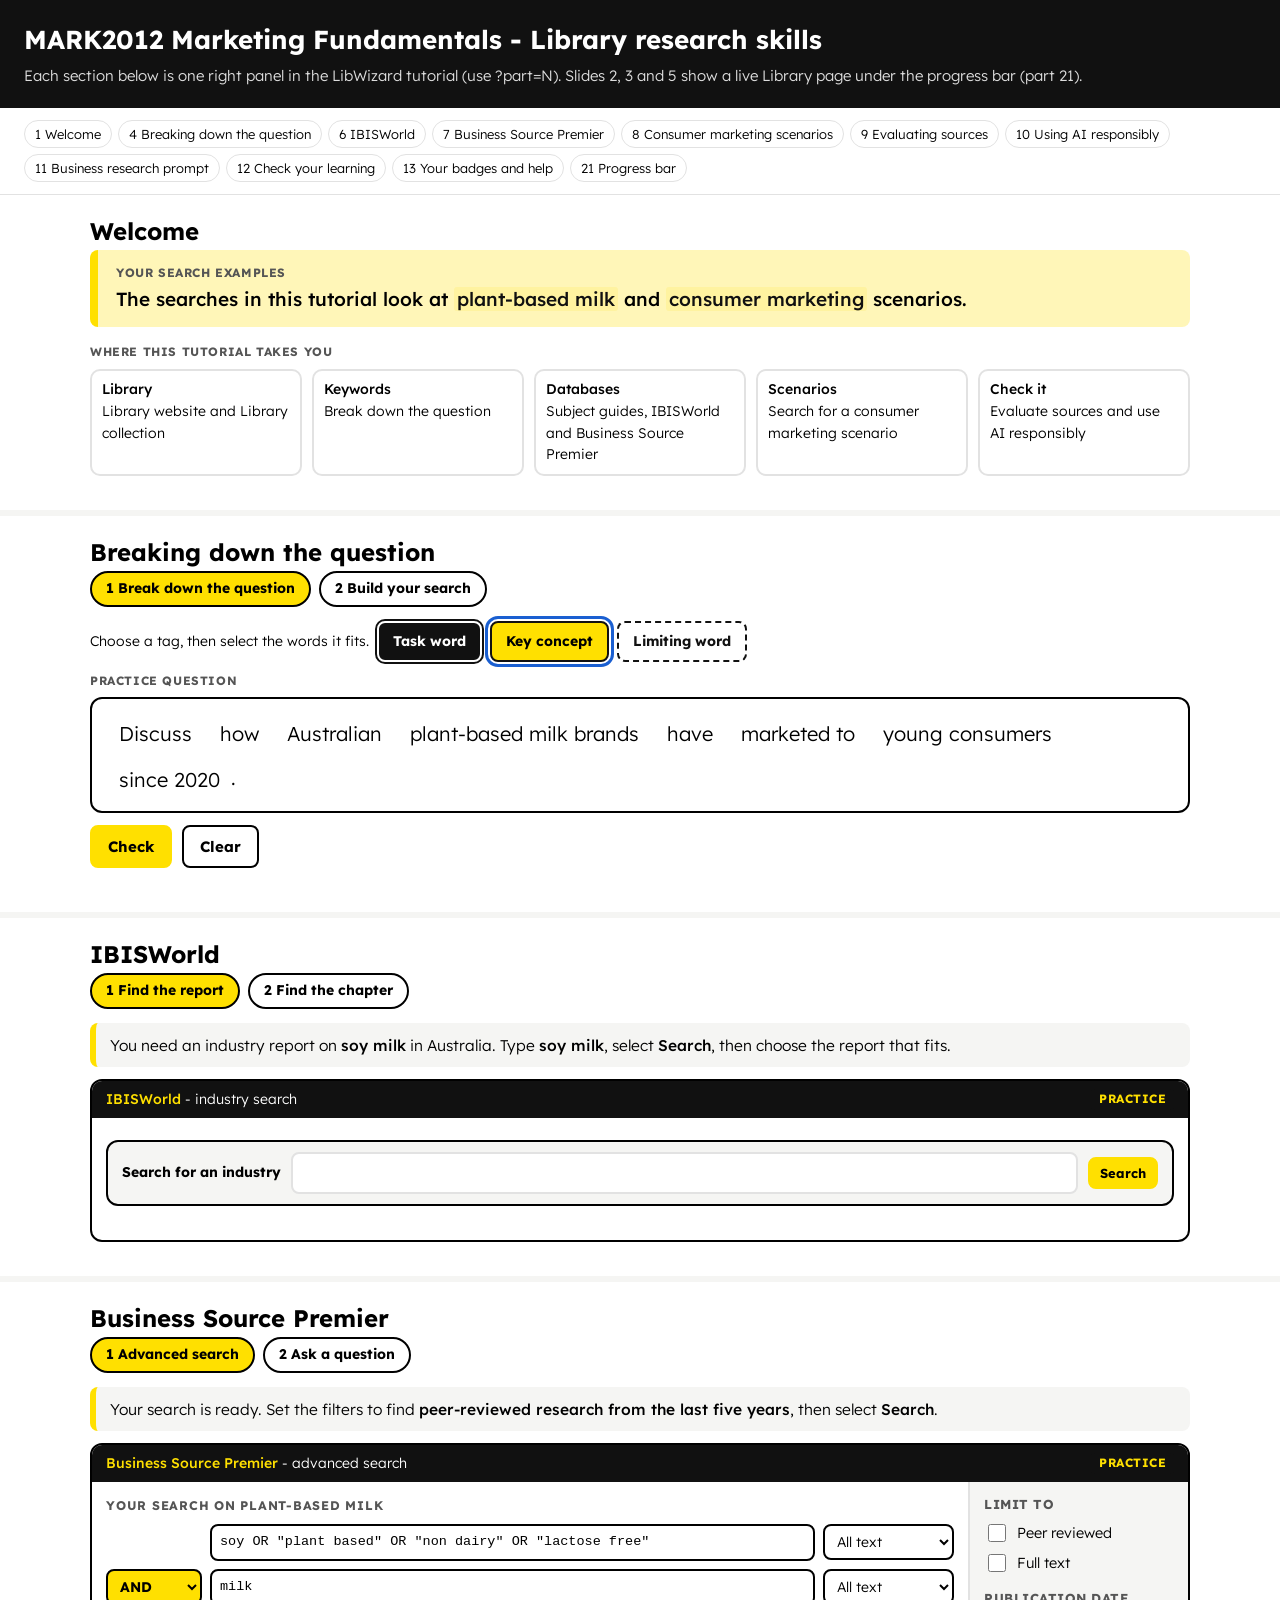
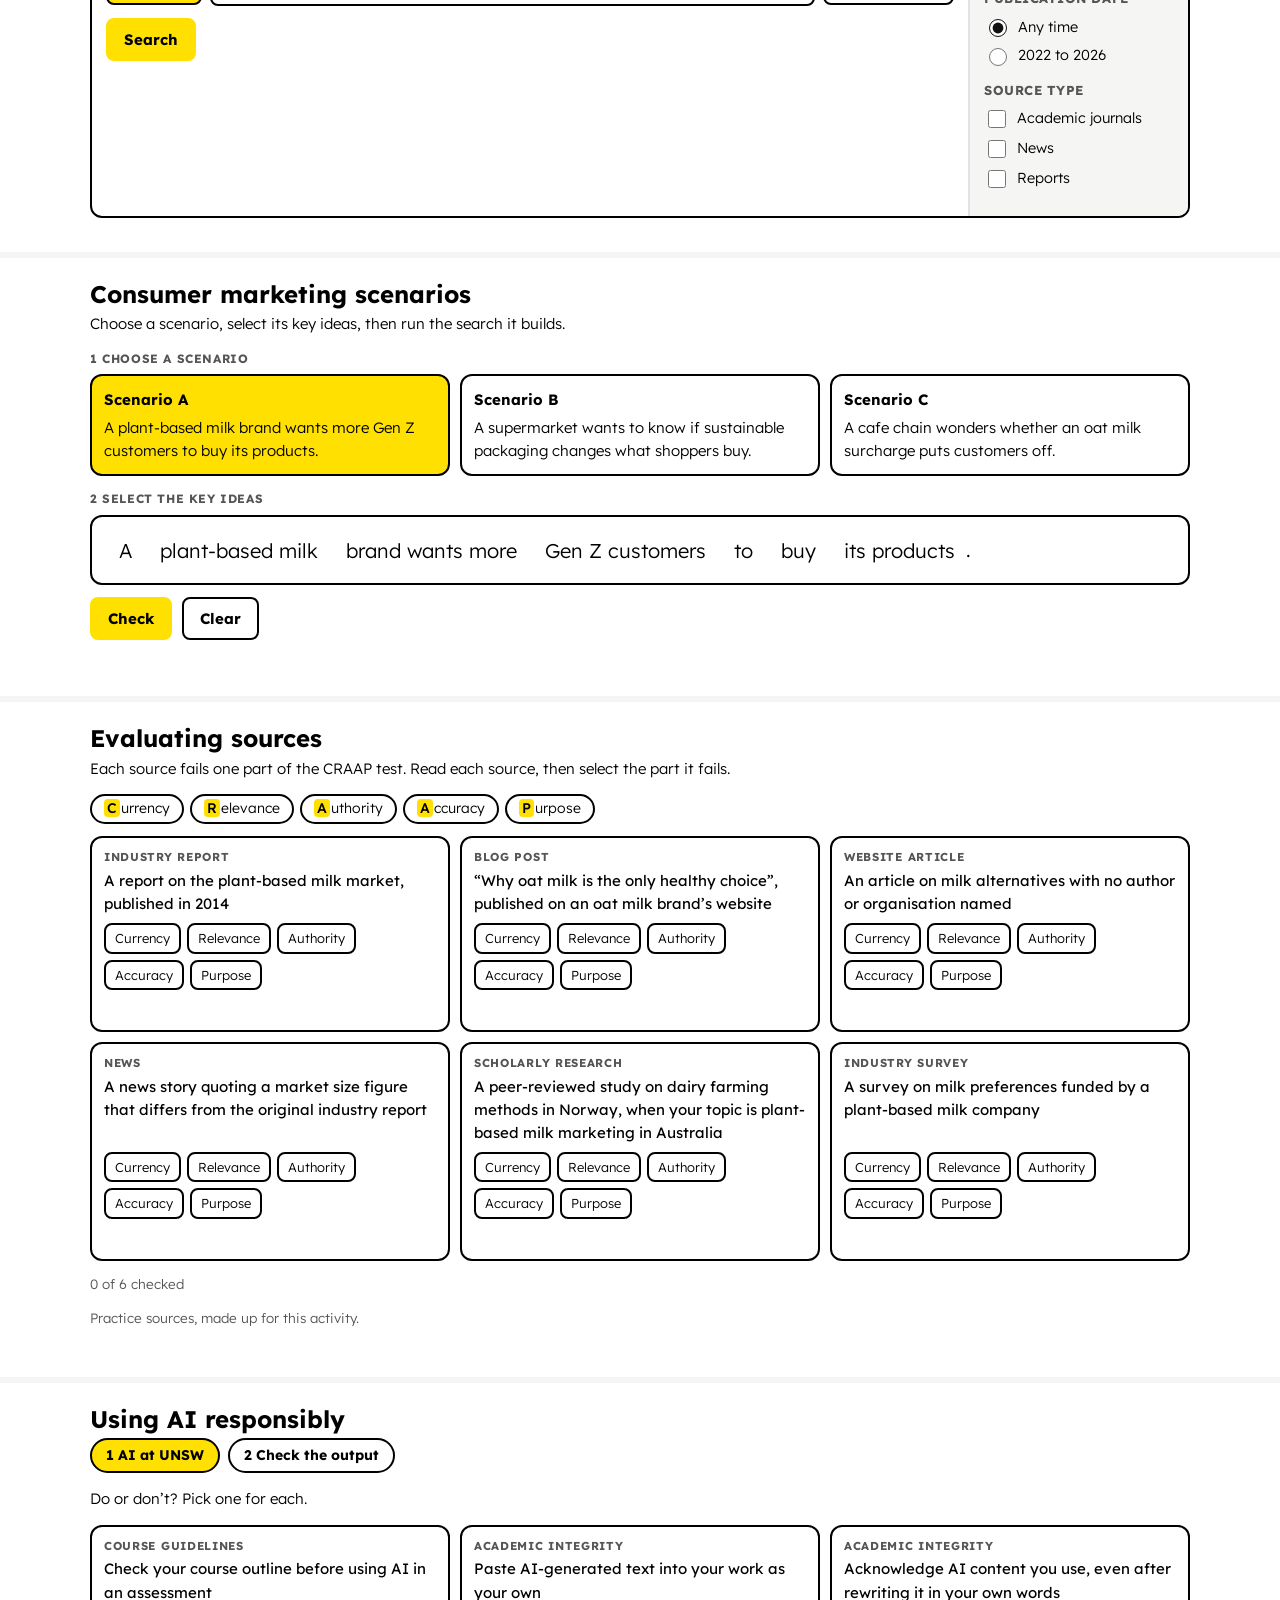
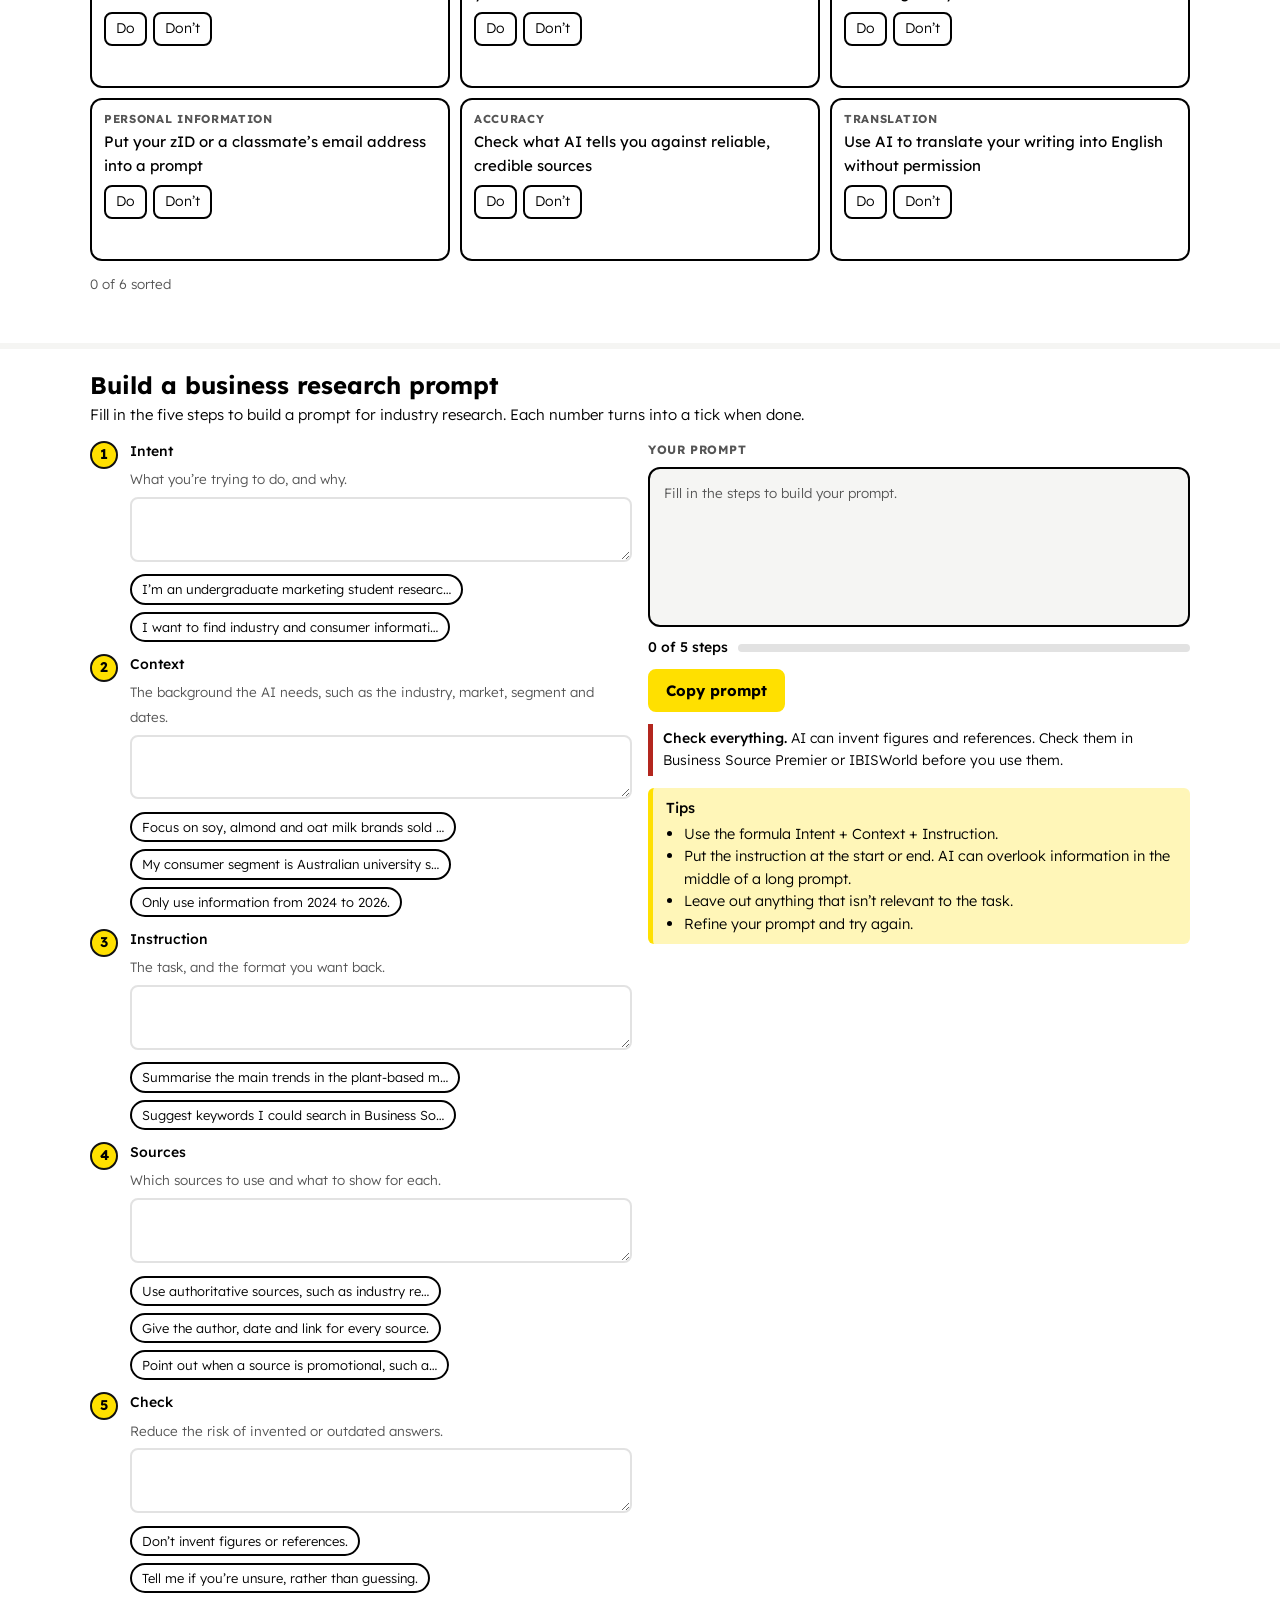
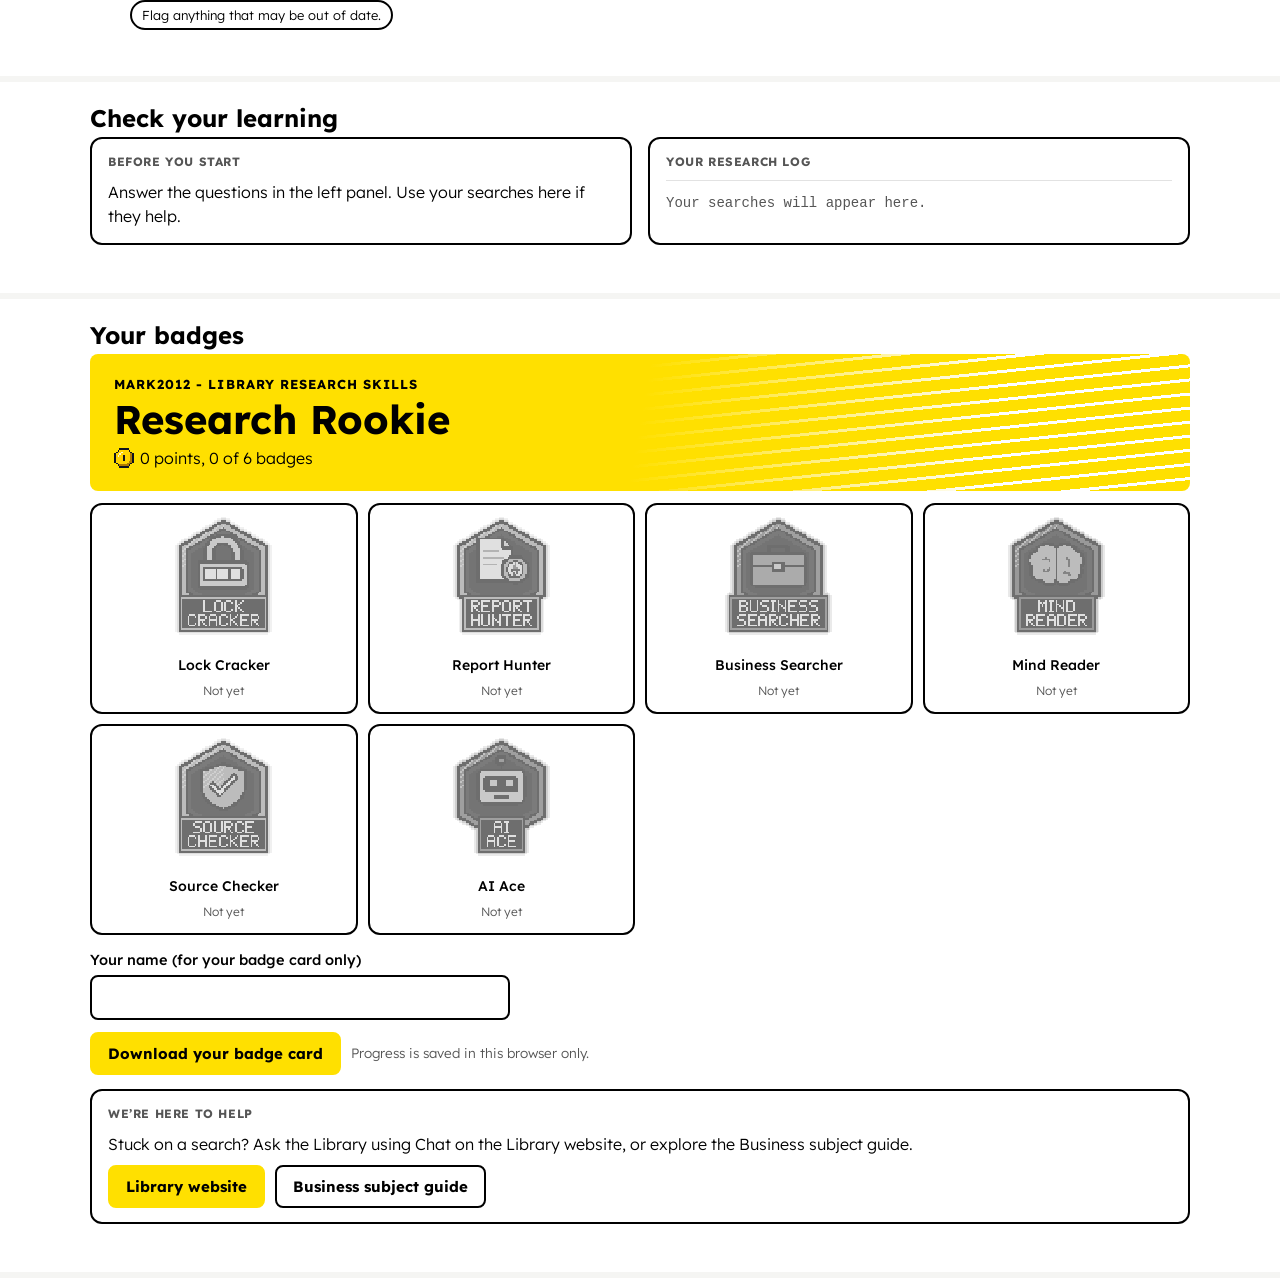
<file: marketing-research.html>
<!DOCTYPE html>
<html lang="en-AU">
<head>
<meta charset="utf-8">
<meta name="viewport" content="width=device-width, initial-scale=1, viewport-fit=cover">
<title>MARK2012 research skills | UNSW Library</title>
<script>(function(){var p=parseInt(new URLSearchParams(location.search).get('part'),10);if(p>0)document.documentElement.classList.add('single');window.__part=p>0?p:0})();</script>
<link rel="preconnect" href="https://fonts.googleapis.com">
<link rel="preconnect" href="https://fonts.gstatic.com" crossorigin>
<link href="https://fonts.googleapis.com/css2?family=Lexend:wght@300;400;500;700&display=swap" rel="stylesheet">
<style>
:root{--bg:#fff;--ink:#000;--muted:#555;--line:#e2e2e2;--panel:#f5f5f3;--yellow:#ffe000;--soft:#fff6b8;--good:#1d7a3a;--bad:#b3261e;--focus:#1a5fd1;--card:#fff}
@media (prefers-color-scheme:dark){:root:not([data-theme="light"]){--bg:#161616;--ink:#f3f3f3;--muted:#b5b5b5;--line:#343434;--panel:#202020;--soft:#3b3510;--good:#6fd08f;--bad:#ff8a80;--focus:#8ab4ff;--card:#1d1d1d}}
:root[data-theme="dark"]{--bg:#161616;--ink:#f3f3f3;--muted:#b5b5b5;--line:#343434;--panel:#202020;--soft:#3b3510;--good:#6fd08f;--bad:#ff8a80;--focus:#8ab4ff;--card:#1d1d1d}
*,*::before,*::after{box-sizing:border-box}
@media (prefers-reduced-motion:reduce){*{transition:none!important;animation:none!important}}
body{margin:0;background:var(--bg);color:var(--ink);font-family:"Lexend",system-ui,-apple-system,"Segoe UI",sans-serif;font-weight:300;line-height:1.55;font-size:16px}
strong,b{font-weight:500}
a{color:inherit;text-decoration-color:var(--yellow);text-decoration-thickness:3px;text-underline-offset:3px}
:focus-visible{outline:3px solid var(--focus);outline-offset:2px}
.sr{position:absolute!important;width:1px;height:1px;overflow:hidden;clip:rect(0 0 0 0);white-space:nowrap}
button{font:inherit;color:inherit}
/* overview mode */
.top{background:#111;color:#fff;padding:20px 24px}
.top h1{margin:0;font-size:26px;font-weight:700}.top p{margin:4px 0 0;color:#ddd;font-size:15px}
.toc{display:flex;flex-wrap:wrap;gap:6px;padding:12px 24px;border-bottom:1px solid var(--line);position:sticky;top:0;background:var(--bg);z-index:20}
.toc a{font-size:13px;text-decoration:none;border:1px solid var(--line);border-radius:999px;padding:3px 10px}
.toc a:hover{background:var(--yellow);color:#000}
.slide{padding:22px 24px 34px;border-bottom:6px solid var(--panel)}
.slide .in{max-width:1100px;margin:0 auto}
.slide h2{font-size:24px;line-height:1.2;margin:0 0 4px;font-weight:700}
.slide .lead{margin:0 0 14px;color:var(--muted);font-size:15px}
.single .top,.single .toc{display:none}
.single .slide{display:none;border:0;padding-top:0}
.single .slide.show{display:block}
.single .slide>.in>.sh{position:absolute;left:-9999px}
.barpage{display:none}.single .barpage.show{display:block}
.single #p21{position:fixed;top:0;left:0;right:0;z-index:100;padding:0;margin:0}
/* progress bar */
.gbar{position:sticky;top:0;z-index:30;display:flex;align-items:center;gap:12px;background:#111;color:#fff;padding:7px 14px;font-size:14px;margin:0 -24px 16px}
#p21 .gbar{margin:0}
.gbar .gt{flex:0 1 220px;height:8px;background:#444;border-radius:999px;overflow:hidden}
.gbar .gt span{display:block;height:100%;width:0;background:var(--yellow);transition:width .4s}
.gbar .gc{white-space:nowrap;color:#eee}
.gbar .gbtns{margin-left:auto;display:flex;gap:8px}
.gbar .gbtn{display:inline-flex;align-items:center;gap:6px;font-size:13px;font-weight:700;background:#fff;color:#000;border:0;border-radius:6px;padding:5px 10px;min-height:28px;cursor:pointer}
.gbar .gbtn:hover{background:var(--yellow)}
.gbar .gbtn svg{width:15px;height:15px}
@media (max-width:560px){.gbar .gt{display:none}.gbar .gbtn .lbl{display:none}}
/* common UI */
.btn{display:inline-flex;align-items:center;gap:6px;background:var(--yellow);color:#000;border:2px solid var(--yellow);border-radius:8px;padding:8px 16px;font-weight:700;font-size:15px;cursor:pointer;text-decoration:none;min-height:40px}
.btn:hover{border-color:#000}
.btn.ghost{background:transparent;color:var(--ink);border-color:var(--ink)}
.btn.small{padding:4px 10px;font-size:13px;min-height:30px}
.btn[disabled]{opacity:.45;cursor:not-allowed}
.linkbtn{background:none;border:0;padding:0;font-size:14px;font-weight:400;cursor:pointer;text-decoration:underline;text-decoration-color:var(--yellow);text-decoration-thickness:3px;text-underline-offset:3px}
.row{display:flex;flex-wrap:wrap;gap:10px;align-items:center}
.box{border:2px solid var(--ink);border-radius:12px;padding:14px 16px;margin:0 0 14px;background:var(--card)}
.boxh{font-size:12px;font-weight:700;text-transform:uppercase;letter-spacing:.05em;color:var(--muted);margin:0 0 8px}
.tip{background:var(--soft);border-left:5px solid var(--yellow);border-radius:6px;padding:9px 13px;margin:12px 0;font-size:14.5px}
.tip p{margin:0}
.ok{color:var(--good);font-weight:500}.no{color:var(--bad);font-weight:500}
.fb{font-size:14.5px;margin:8px 0 0;min-height:1em}
.small{font-size:13.5px;color:var(--muted)}
.opts{display:flex;flex-wrap:wrap;gap:8px;margin:8px 0 0}
.opt{border:2px solid var(--ink);background:var(--card);border-radius:8px;padding:6px 12px;font-size:14.5px;cursor:pointer;text-align:left}
.opt:hover{background:var(--soft)}
.opt.right{background:#111;color:var(--yellow);border-color:#111;font-weight:500}
.opt.wrong{border-color:var(--bad);color:var(--bad);text-decoration:line-through}
.opt[disabled]{cursor:default}
.chip{border:2px solid var(--ink);background:var(--card);border-radius:999px;padding:4px 12px;font-size:14px;cursor:pointer}
.chip[aria-pressed="true"]{background:#111;color:var(--yellow);border-color:#111;font-weight:500}
.chips{display:flex;flex-wrap:wrap;gap:7px}
.searchline{display:flex;gap:8px;align-items:flex-start;border:2px solid var(--ink);border-radius:10px;padding:9px 12px;margin:12px 0 0;background:var(--panel)}
.searchline .l{font-weight:500;white-space:nowrap;font-size:14px}
.searchline code{flex:1;font-family:ui-monospace,Menlo,Consolas,monospace;font-size:14px;word-break:break-word;min-height:1.4em}
input[type=text],select,textarea{font:inherit;font-size:15px;padding:7px 10px;border:2px solid var(--line);border-radius:8px;background:var(--bg);color:var(--ink);width:100%}
input[type=text]:focus,select:focus,textarea:focus{border-color:var(--ink)}
label.f{display:block;font-size:14px;font-weight:500;margin:0 0 4px}
.grid2{display:grid;grid-template-columns:1fr 1fr;gap:16px}
@media (max-width:760px){.grid2{grid-template-columns:1fr}}
/* tabs */
.tabs{display:flex;gap:8px;margin:0 0 14px;flex-wrap:wrap}
.tab{border:2px solid var(--ink);background:var(--card);border-radius:999px;padding:5px 14px;font-weight:700;font-size:14px;cursor:pointer}
.tab[aria-selected="true"]{background:var(--yellow);color:#000;border-color:#000}
.tab.done::before{content:"✓ "}
.tabp[hidden]{display:none}
/* guide numbers and pop-overs */
.popwrap{position:relative;display:inline-block;vertical-align:middle}
.gnum{width:28px;height:28px;border-radius:50%;background:var(--yellow);color:#000;border:2px solid #111;font-weight:700;font-size:14px;display:inline-grid;place-items:center;padding:0;cursor:pointer;flex:none}
.gnum.seen{background:#111;color:var(--yellow)}
.pop{position:absolute;z-index:60;top:calc(100% + 8px);left:0;width:min(330px,80vw);background:#fff;color:#111;border:2px solid #111;border-radius:12px;box-shadow:5px 5px 0 var(--yellow);padding:12px 38px 12px 14px;font-size:14px;line-height:1.5;font-weight:400}
.pop.right{left:auto;right:0}
.pop[hidden]{display:none}.pop{display:block;text-align:left;text-transform:none;letter-spacing:normal;font-weight:400;font-size:14px;color:#111}.pop .pp{display:block;margin:0 0 6px}.pop .pp:last-child{margin:0}.pop .ph{font-weight:700;margin:0 0 4px}
.pop p{margin:0 0 6px}.pop p:last-child{margin:0}
.pclose{position:absolute;top:4px;right:6px;border:0;background:none;font-size:22px;line-height:1;cursor:pointer;color:#111;padding:2px 6px}
/* flip cards (p4) */
.flips{display:grid;grid-template-columns:repeat(auto-fill,minmax(230px,1fr));gap:12px}
.flip{border:2px solid var(--ink);border-radius:12px;padding:12px 14px;background:var(--card);display:flex;flex-direction:column;gap:8px;min-height:150px}
.flip .ft{font-weight:500;font-size:15.5px}
.flip .fk{font-size:12px;text-transform:uppercase;letter-spacing:.05em;color:var(--muted)}
.flip.answered{background:var(--panel)}
.flip .fa{font-size:14px}
.flip .fbtn{display:flex;gap:8px;margin-top:auto}

.src{font-size:12px!important;color:var(--muted);margin:8px 0 0!important;font-style:italic}
.pop .src{color:#555}
.pop.up{top:auto;bottom:calc(100% + 8px)}
/* flip cards */
.flip{perspective:1000px;padding:0;border:0;background:none;min-height:215px}
.flip .fin{position:relative;width:100%;height:215px;transition:transform .5s;transform-style:preserve-3d}
.flip.flipped .fin{transform:rotateY(180deg)}
.flip .ff,.flip .fb2{position:absolute;inset:0;backface-visibility:hidden;-webkit-backface-visibility:hidden;overflow:auto;border:2px solid var(--ink);border-radius:12px;padding:12px 14px;background:var(--card);display:flex;flex-direction:column;gap:6px}
.flip .fb2{transform:rotateY(180deg);background:var(--panel)}
@media (prefers-reduced-motion:reduce){.flip .fin{transition:none}}
/* scenario (p5) */
.scn{max-width:760px}
.scn .step{font-size:12px;font-weight:700;text-transform:uppercase;letter-spacing:.05em;color:var(--muted)}
.scn .q{font-size:17px;font-weight:500;margin:4px 0 6px}
.scn .opts{flex-direction:column}
.scn .opt{width:100%}
.trailmini{display:flex;gap:6px;margin:0 0 12px}
.trailmini span{width:30px;height:6px;border-radius:3px;background:var(--line)}
.trailmini span.on{background:var(--yellow)}.trailmini span.done{background:#111}
/* document mock (judgment, Act) */
.doc{border:2px solid var(--ink);border-radius:12px;background:#fdfcf8;color:#111;font-family:Georgia,"Times New Roman",serif;font-size:14.5px;line-height:1.5;padding:16px 18px}
.doc .dh{text-align:center;font-weight:700;letter-spacing:.04em}
.doc table{width:100%;border-collapse:collapse;margin:8px 0}
.doc td{vertical-align:top;padding:5px 6px;border-top:1px solid #ddd}
.doc td:first-child{width:150px;font-weight:700}
.doc .hs{display:inline}
.doc .gnum{font-family:"Lexend",system-ui,sans-serif;margin-left:6px;width:24px;height:24px;font-size:12px}
.doc .pop{font-family:"Lexend",system-ui,sans-serif}
.doc .ln{height:8px;background:#e6e3da;border-radius:4px;margin:7px 0}
.doc .para{display:flex;gap:10px}.doc .para .pnum{font-weight:700;min-width:26px}
.doc .sect{font-weight:700;margin:12px 0 2px}
.doc .pg{border:1px solid #ddd;border-radius:6px;padding:10px 12px;margin:0 0 10px;background:#fff}
.doc .pgl{font-family:"Lexend",system-ui,sans-serif;font-size:11px;text-transform:uppercase;letter-spacing:.06em;color:#595959;margin:0 0 4px}
.meter{font-weight:500;font-size:14px;margin:10px 0 0}
.hl{background:#fff3a0}
/* trail (p8) */
.trailwrap{display:grid;grid-template-columns:300px 1fr;gap:18px}
@media (max-width:820px){.trailwrap{grid-template-columns:1fr}}
.trail{list-style:none;margin:0;padding:0}
.trail li{display:grid;grid-template-columns:34px 1fr;gap:8px;margin:0 0 8px}
.trail .dot{width:32px;height:32px;border-radius:50%;border:2px solid var(--ink);display:grid;place-items:center;font-weight:700;background:var(--card)}
.trail li.on .dot{background:var(--yellow);color:#000}
.trail li.done .dot{background:#111;color:var(--yellow);border-color:#111}
.trail .tq{border:2px solid var(--line);border-radius:10px;padding:6px 10px;font-size:14px}
.trail li.on .tq{border-color:var(--ink);background:var(--soft)}
.trail .tq b{display:block;font-size:14.5px}
.trail .tq .ans{display:block;margin-top:3px;font-size:13px;color:var(--muted)}
.etable{width:100%;border-collapse:collapse;font-size:13.5px;font-family:Arial,Helvetica,sans-serif;background:#fff;color:#111}
.etable th{text-align:left;border-bottom:2px solid #111;padding:5px 6px;font-weight:700}
.etable td{border-bottom:1px solid #ddd;padding:5px 6px;vertical-align:top}
.etable tr.hl td{background:#fff3a0}
.etwrap{border:2px solid var(--ink);border-radius:10px;padding:10px 12px;background:#fff;color:#111;overflow-x:auto}
.etwrap .et{font-weight:700;margin:0 0 6px;font-family:Arial,Helvetica,sans-serif}
/* evaluation cards (p11, p12) */
.wcs{border:1px solid var(--line);border-radius:8px;margin:0 0 6px;padding:6px 10px}.wcs.on{border-color:var(--ink)}.wch{margin:0;font-weight:500;display:flex;gap:8px;align-items:center}.wcn{width:22px;height:22px;border-radius:4px;background:var(--panel);display:grid;place-items:center;font-size:12px;font-weight:700}.wcs.on .wcn{background:#111;color:#fff}.wcs.done .wcn{background:var(--good);color:#fff}.wcb{margin-top:8px}
.ecard{border:2px solid var(--line);border-radius:12px;padding:12px 14px;margin:0 0 12px;background:var(--card)}
.ecard.on{border-color:var(--ink)}
.ecard .type{display:inline-block;font-size:11px;font-weight:700;text-transform:uppercase;letter-spacing:.05em;background:var(--panel);border-radius:4px;padding:2px 7px}
.ecard .et{font-weight:500;font-size:16px;margin:5px 0 2px}
.ecard .em{font-size:13.5px;color:var(--muted)}
.ecard .ed{font-size:14.5px;margin:6px 0 0}
.ecard .eq{font-weight:500;font-size:14.5px;margin:10px 0 0}
/* results list (sims) */
.res{margin:10px 0 0}
.res .r{border-top:1px solid var(--line);padding:8px 0}
.res .r b{display:block;font-size:15px}
.res .r span{font-size:13px;color:var(--muted)}
.simhead{display:flex;justify-content:space-between;gap:10px;flex-wrap:wrap;align-items:center;margin:0 0 10px}
.simhead .t{font-size:12px;font-weight:700;text-transform:uppercase;letter-spacing:.05em;color:var(--muted)}
/* builder (p14) */
.bblay{display:grid;grid-template-columns:1fr 260px;gap:16px}.bblay>aside{order:2}
@media (max-width:820px){.bblay{grid-template-columns:1fr}}
.bank h3{font-size:15px;margin:0 0 6px}
.bank .grp{font-size:12px;font-weight:700;text-transform:uppercase;letter-spacing:.05em;color:var(--muted);margin:10px 0 5px}
.brow{display:grid;grid-template-columns:70px 1fr;gap:8px;align-items:start;margin:0 0 8px}
.brow .op:empty{border-color:transparent}.brow .op{font-weight:700;padding:8px 0;text-align:center;border:2px solid var(--line);border-radius:8px;font-size:14px}
.brow .field{border:2px solid var(--line);border-radius:8px;min-height:44px;padding:6px 8px;display:flex;flex-wrap:wrap;gap:6px;align-items:center;cursor:pointer;background:var(--bg);position:relative}
.brow.sel .field{border-color:#111;box-shadow:0 0 0 3px var(--yellow)}
.brow .field .ph{color:var(--muted);font-size:14px}
.term{display:inline-flex;align-items:center;gap:4px;background:var(--panel);border:1px solid var(--line);border-radius:999px;padding:2px 4px 2px 10px;font-size:14px}
.term button{border:0;background:none;cursor:pointer;font-size:16px;line-height:1;padding:0 4px}
.term .or{font-weight:700;font-size:12px;color:var(--muted);margin:0 2px}
.filt{display:flex;gap:16px;flex-wrap:wrap;font-size:14.5px;margin:10px 0 0}
.filt label{display:flex;gap:6px;align-items:center}
/* prompt builder (p15) */
.pbuild{display:grid;grid-template-columns:1fr 1fr;gap:16px}
@media (max-width:860px){.pbuild{grid-template-columns:1fr}}
.ps{display:grid;grid-template-columns:30px 1fr;gap:10px;margin:0 0 12px}
.ps .pn{width:28px;height:28px;border-radius:50%;background:var(--yellow);color:#000;border:2px solid #111;display:grid;place-items:center;font-weight:700;font-size:14px}
.ps.done .pn{background:#111;color:var(--yellow)}
.ps .chips{margin-top:6px}
.ps .chip{font-size:13px;padding:3px 10px}
.pprev{border:2px solid var(--ink);border-radius:12px;padding:12px 14px;background:var(--panel);font-size:15px;white-space:pre-wrap;min-height:160px}
.pprev .hl2{background:#fff3a0;color:#111;border-radius:3px;padding:0 2px}
.pmeter{display:flex;align-items:center;gap:10px;margin:10px 0 0;font-weight:500;font-size:14px}
.pmeter .pb{flex:1;height:8px;background:var(--line);border-radius:999px;overflow:hidden}
.pmeter .pb span{display:block;height:100%;width:0;background:var(--yellow);transition:width .3s}
.prule{margin:12px 0 0;font-size:14px;border-left:5px solid var(--bad);padding:4px 0 4px 10px}
/* research log modal */
.modal{position:fixed;inset:0;background:rgba(0,0,0,.5);z-index:200;display:flex;align-items:flex-start;justify-content:center;padding:40px 16px;overflow:auto}
.modal[hidden]{display:none}
.mbox{background:var(--bg);color:var(--ink);border:2px solid var(--ink);border-radius:14px;max-width:640px;width:100%;padding:18px 20px;position:relative}
.mbox h2{margin:0 0 6px;font-size:21px}
.logl{list-style:none;padding:0;margin:10px 0}
.logl li{border-top:1px solid var(--line);padding:8px 0}
.logl li b{display:block;font-size:13px;text-transform:uppercase;letter-spacing:.04em;color:var(--muted)}
.logl li span{font-family:ui-monospace,Menlo,Consolas,monospace;font-size:14px;word-break:break-word;white-space:pre-wrap}
/* research question page */
.rq{border-left:8px solid var(--yellow);background:var(--soft);border-radius:8px;padding:14px 18px;margin:0 0 16px}
.rq .k{font-size:12px;font-weight:700;text-transform:uppercase;letter-spacing:.05em;color:var(--muted)}
.rq .q{font-size:19px;font-weight:500;margin:4px 0 0;line-height:1.4}
.scenario p{margin:0 0 18px;max-width:72ch;line-height:1.75}
.mark{background:#fff3a0;color:#111;border-radius:3px;padding:0 3px;font-weight:500}
.stops{display:grid;grid-template-columns:repeat(auto-fill,minmax(180px,1fr));gap:10px;margin:8px 0 0}
.stops div{border:2px solid var(--line);border-radius:10px;padding:8px 10px;font-size:14px}
.stops div b{display:block}
/* completion code */
.code{font-family:ui-monospace,Menlo,Consolas,monospace;font-size:34px;font-weight:700;letter-spacing:.12em;background:#111;color:var(--yellow);border-radius:12px;padding:14px 20px;display:inline-block;margin:6px 0}
.checklist{list-style:none;padding:0;margin:8px 0;columns:2;column-gap:20px}
@media (max-width:600px){.checklist{columns:1}}
.checklist li{padding:3px 0;font-size:14.5px;break-inside:avoid}
.checklist li.d::before{content:"✓ ";color:var(--good);font-weight:700}
.checklist li:not(.d)::before{content:"○ ";color:var(--muted)}
.refs p{margin:0 0 8px;padding-left:24px;text-indent:-24px;font-size:14px}.refs a{word-break:break-all;font-size:13px}
#emy .btn.on,#spmo .btn.on{background:var(--yellow);color:#000}
.brow{position:relative}.rsel{position:absolute;left:-9999px;top:0}.rsel:focus{left:auto;right:6px;top:-12px;z-index:3;background:var(--yellow);color:#000;border:2px solid #111;border-radius:6px;font:600 12px Lexend,system-ui,sans-serif;padding:2px 8px}
.emrows tbody tr{cursor:pointer}.emrows tbody tr:hover{background:#fff8c4}.emrows tr.rok{background:#eef8f0;outline:2.5px solid #1a7f37}.emrows tr.rno td{color:#9a2b2b;text-decoration:line-through}.rowbtn{all:unset;cursor:pointer;font:inherit;color:inherit}.rowbtn:focus-visible{outline:3px solid #111;outline-offset:2px;border-radius:3px}
/* P10 layout: fields in rows on the left, search box on the right */
.gslay{display:grid;grid-template-columns:minmax(0,1.35fr) minmax(0,1fr);gap:16px;align-items:start}
.gslay .grid2{grid-template-columns:minmax(0,1fr)}
.gslay .gsside{display:flex;flex-direction:column;gap:12px;min-width:0}
.gslay .gsside .tip{margin:0}
.gslay .searchline{flex-wrap:wrap;margin-top:0}.gslay .searchline code{flex:1 1 100%;order:2;overflow-wrap:anywhere}.gslay .searchline .l{flex:1 1 auto}
@media (max-width:760px){.gslay{grid-template-columns:minmax(0,1fr)}}
/* P5 sort the steps */
.sortl{list-style:none;margin:0;padding:0;display:grid;gap:8px;max-width:640px}
.sortl li{display:grid;grid-template-columns:40px minmax(0,1fr) auto;gap:10px;align-items:center;border:2px solid var(--ink);border-radius:10px;padding:10px 12px;background:var(--card)}
.sortl .n{width:30px;height:30px;border-radius:50%;background:var(--yellow);color:#000;border:2px solid #000;display:grid;place-items:center;font-weight:700}
.sortl .mv{display:flex;gap:6px}
.sortl .mv button{font:inherit;font-weight:700;width:34px;height:34px;border:1.5px solid var(--ink);border-radius:6px;background:var(--card);color:var(--ink);cursor:pointer}
.sortl .mv button:disabled{opacity:.35;cursor:default}
.sortl li.sok{border-color:var(--good);box-shadow:inset 6px 0 0 var(--good)}
.sortl li.sno{border-color:var(--bad);box-shadow:inset 6px 0 0 var(--bad)}
.sortl .mk{font-weight:700;margin-left:6px}.sortl li.sok .mk{color:var(--good)}.sortl li.sno .mk{color:var(--bad)}
.sortfb{margin:12px 0 0}
/* p9 clipping */
.clip{border:2px solid var(--ink);border-radius:12px;padding:14px 16px;margin:0 0 14px;background:var(--card);box-shadow:6px 6px 0 var(--yellow);display:grid;grid-template-columns:auto minmax(0,1fr);gap:14px;align-items:center}
.clip .ic{font-size:30px}
.clip .k{margin:0 0 4px;font-size:12px;font-weight:700;letter-spacing:.06em;text-transform:uppercase;color:var(--muted)}
.clip .qt{display:block;margin:0;font-family:Georgia,serif;font-size:17px}
.clip .qt b{background:var(--soft);font-weight:700}

/* ===== MARK2051 additions ===== */
.chatui{border:2px solid var(--ink);border-radius:16px;overflow:hidden;background:var(--card);display:flex;flex-direction:column}
.chath{display:flex;align-items:center;gap:10px;padding:10px 14px;border-bottom:2px solid var(--line)}.chath .prac{margin-left:auto}
.chath b{display:block;font-size:15px}.cst{display:block;font-size:12px;color:var(--muted)}
.cav{flex:none;width:30px;height:30px;border-radius:50%;background:#111;color:var(--yellow);display:grid;place-items:center;font-size:15px;font-weight:700}
.cav.you{background:var(--yellow);color:#000;font-size:10.5px}
.chatb{padding:14px;display:flex;flex-direction:column;gap:12px;background:var(--panel)}
.cmsg{display:flex;gap:8px;align-items:flex-end}.cmsg.me{justify-content:flex-end}
.cmsg .ubub,.cmsg .abub{margin:0}.cmsg .abub{background:var(--card);border:1px solid var(--line);max-width:92%}
.chatin{display:flex;align-items:center;justify-content:space-between;margin:10px 12px 0;border:2px solid var(--line);border-radius:999px;padding:8px 14px;color:var(--muted);font-size:14px}
.csend{width:28px;height:28px;border-radius:50%;background:var(--line);display:grid;place-items:center;font-size:13px}
.finbox{display:flex;gap:12px;align-items:center;border:3px solid #111;background:var(--yellow);color:#000;border-radius:12px;padding:10px 14px;margin:0 0 12px;box-shadow:5px 5px 0 #111}.finbox p{margin:0;font-size:16px}.finbox .fi{font-size:26px}
.g3{grid-template-columns:repeat(3,minmax(0,1fr))!important}@media (max-width:760px){.g3{grid-template-columns:minmax(0,1fr)!important}}
.ubub{margin:0 0 8px auto;max-width:85%;width:fit-content;background:#111;color:#fff;border-radius:12px 12px 2px 12px;padding:8px 12px;font-size:14.5px}
.abub{margin:0;background:var(--panel);border-radius:12px 12px 12px 2px;padding:10px 12px;font-size:14.5px;line-height:1.9}
.hl{color:#000;background:var(--yellow);box-decoration-break:clone;-webkit-box-decoration-break:clone;border:2px solid #111;border-bottom-width:3px;border-radius:4px;padding:1px 5px;cursor:pointer;font-weight:500;text-align:left}
.hl .nb{font-size:12px;font-weight:700;line-height:0;margin-left:2px;vertical-align:super;color:#111}
.hl:hover{background:#fff6b8}.hl.sel{box-shadow:0 0 0 3px #111}.hl.nx{outline:3px dashed #1a5fd1;outline-offset:3px}
.hl.dn{background:#d7f7e4;border-color:#1d7a3a}.hl.dn .nb{color:#1d7a3a}
.aistrip{display:inline-block;background:#111;color:#fff;border-radius:8px;padding:7px 12px;margin:0 0 12px;font-size:15px}
.hq{margin:0 0 8px;font-size:14.5px}#aiq .opts{display:grid;gap:6px}#aiq .opt{width:100%}
.qrow{display:grid;grid-template-columns:80px minmax(0,1fr);gap:10px;align-items:start;padding:6px 0;border-top:1px solid var(--line)}.qrow:first-child{border-top:0}
.ql{font-weight:700;font-size:13.5px;padding-top:5px}
.nlq{flex:1;min-width:220px;font-size:14.5px}
.craap{display:flex;flex-wrap:wrap;gap:6px;margin:0 0 12px}.craap span{border:2px solid var(--ink);border-radius:999px;padding:2px 12px;font-size:14px;background:var(--card)}.craap b{background:var(--yellow);color:#000;border-radius:4px;padding:0 3px;margin-right:1px}
.stype{display:block;font-size:11.5px;font-weight:700;letter-spacing:.06em;text-transform:uppercase;color:var(--muted);margin-bottom:3px}
#ev{grid-template-columns:repeat(auto-fill,minmax(270px,1fr))}#ev .pick{font-size:13px;padding:3px 9px}
.qcard{border:3px solid #111;border-radius:12px;background:var(--soft);padding:10px 14px;margin:0 0 12px;box-shadow:5px 5px 0 #111}
.qtop2{display:flex;justify-content:space-between;align-items:center;margin-bottom:4px}.qcard .pxh{font-size:12.5px}
.qcard .qq{font-size:17px;font-weight:500;margin:0}.qcard .pips i{background:var(--card)}.qcard .pips i.on{background:var(--yellow)}.qcard .pips i.ok{background:var(--good)}
.bico{font-size:28px;line-height:1}
.here{border-left:6px solid var(--good);background:var(--panel);border-radius:8px;padding:9px 12px;font-size:14.5px;margin:0 0 8px}
.miss{border-left:6px solid var(--bad);background:var(--panel);border-radius:8px;padding:9px 12px;font-size:14.5px;margin:0 0 8px}
.route{border:2px solid var(--ink);border-radius:12px;padding:10px 14px;display:flex;gap:12px;align-items:center;flex-wrap:wrap;box-shadow:5px 5px 0 var(--yellow);margin:0 0 14px;background:var(--card)}
.rk{font-weight:700;font-size:12.5px;letter-spacing:.06em;text-transform:uppercase}
.rpath{display:flex;flex-wrap:wrap;gap:4px;align-items:center;flex:1;font-size:13px}.rp{background:#111;color:var(--yellow);border-radius:999px;padding:1px 9px;font-weight:700}
.sdet{margin:10px 0 0;border:2px dashed var(--ink);border-radius:10px;padding:7px 12px;font-size:13.5px;background:var(--panel)}.sdh{margin:0 0 3px;font-size:12px;font-weight:700;letter-spacing:.06em;text-transform:uppercase}
.sdet dl{display:grid;grid-template-columns:auto 1fr;gap:1px 10px;margin:0}.sdet dt{font-weight:700}.sdet dd{margin:0}
.stp{display:flex;gap:6px;align-items:center;font-weight:700;font-size:12.5px;letter-spacing:.06em;text-transform:uppercase;margin:0}.sn{display:inline-grid;place-items:center;width:22px;height:22px;border-radius:50%;background:var(--yellow);color:#000;border:2px solid #000;font-size:12px}
.qdots{display:flex;align-items:center;gap:10px;font-size:14px;color:#444}.qdots .dots{display:inline-flex;gap:8px}.qdots i{width:12px;height:12px;border-radius:50%;border:1.5px solid #888;display:inline-block}.qdots i.d{background:#1d7a3f;border-color:#1d7a3f}.qdots i.o{background:var(--yellow);border-color:#000}.qnav{display:flex;justify-content:space-between}.qnav .btn[disabled]{opacity:.4;cursor:default}#p5 .qstack{gap:8px}#p5 .qstack .box{padding:10px 14px}#p5 .qstack .fb{min-height:0}#p5 .route .btn{color:#000}
.ctag{display:inline-block;background:#111;color:var(--yellow);font-size:11.5px;font-weight:700;border-radius:999px;padding:0 8px;margin-right:4px}
.advb{display:grid;grid-template-columns:minmax(0,1fr) 220px}
@media (max-width:700px){.advb{grid-template-columns:minmax(0,1fr)}.advf{border-left:0!important;border-top:2px solid var(--line)}}
.adv{padding:14px}.advf{border-left:2px solid var(--line);padding:12px 14px;background:var(--panel)}
.advh{font-size:12.5px;letter-spacing:.06em;text-transform:uppercase;color:var(--muted);font-weight:700;margin:0 0 8px}
.arow{display:grid;grid-template-columns:96px minmax(0,1fr) auto;gap:8px;align-items:center;margin-bottom:8px}
.arow select,.arow input{font:inherit;font-size:14px;border:2px solid var(--ink);border-radius:8px;padding:6px 8px;background:var(--card);color:var(--ink);min-width:0}
.arow .aterm{font-family:ui-monospace,Menlo,Consolas,monospace;font-size:13.5px}
.arow .aop{background:var(--yellow);color:#000;font-weight:700;border-color:#000}
@media (max-width:520px){.arow{grid-template-columns:70px minmax(0,1fr)}.arow .afld{grid-column:2}}
.btn.dark{background:#111;color:var(--yellow);border-color:#111}
.nextup{display:flex;align-items:center;gap:10px;margin-top:10px;border:2px dashed var(--ink);border-radius:10px;padding:8px 12px;font-size:14.5px}.nextup .ar{font-size:20px}.nextup b{font-weight:700}
.chk{display:flex;flex-wrap:wrap;gap:6px;align-items:center;margin:12px 0 0;font-size:14px}.chk>span{border:2px solid var(--ink);border-radius:999px;padding:1px 10px;font-weight:500}.chk>span:first-child{background:#111;color:var(--yellow);border-color:#111}
.how,.slide .lead{color:var(--ink)}
[hidden]{display:none!important}
.lay2{display:grid;grid-template-columns:minmax(0,1.1fr) minmax(0,1fr);gap:16px;align-items:start}
@media (max-width:820px){.lay2{grid-template-columns:minmax(0,1fr)}}
.gbar .gp,.gbar .gb2{white-space:nowrap;color:#eee;display:inline-flex;align-items:center;gap:6px}
.coin{width:16px;height:16px;image-rendering:pixelated;vertical-align:-2px}
@media (max-width:700px){.gbar .gb2{display:none}}
.pxh{font-family:ui-monospace,Menlo,Consolas,monospace;font-weight:700;letter-spacing:.04em}
.toast{position:fixed;right:18px;bottom:18px;z-index:60;background:#fff;color:#111;border:3px solid #111;border-radius:0;box-shadow:6px 6px 0 #111,6px 6px 0 3px var(--yellow);padding:12px 16px;display:flex;gap:12px;align-items:center;max-width:340px;transform:translateY(20px);opacity:0;transition:all .3s}
.toast.on{transform:none;opacity:1}
.toast .tb{width:52px;height:60px;image-rendering:pixelated;flex:none}
.toast .tk{display:block;font-size:12px;letter-spacing:.06em;text-transform:uppercase;color:#555}
.toast .tt{display:block;font-size:17px}
.toast .ts{font-size:14px;color:#333;display:inline-flex;align-items:center;gap:5px}
.q1{font-size:17px;margin:0 0 4px}.q1 b{font-weight:700}
.how{font-size:14.5px;color:var(--muted);margin:0 0 6px}
/* lock */
.lockwrap{margin-top:4px}
.lbody{width:100%;background:linear-gradient(180deg,#2b2b2b,#0d0d0d);border-radius:22px;padding:14px 74px 16px 16px;position:relative;color:#fff}
.lbody .win{color:#000}
.marq{display:flex;gap:7px;justify-content:center;margin:0 0 10px}.marq i{width:9px;height:9px;border-radius:50%;background:var(--yellow);box-shadow:0 0 6px var(--yellow)}
.lbody.rolling .marq i:nth-child(odd){opacity:.25}
.lever[disabled]{cursor:default;opacity:.5}.lever[disabled] .ball{background:#888;box-shadow:none}
.lever{position:absolute;right:14px;top:34px;width:44px;height:206px;border:0;background:transparent;padding:0;cursor:pointer;color:var(--yellow)}
.lever .rod{position:absolute;left:18px;top:26px;width:8px;height:132px;border-radius:4px;background:linear-gradient(90deg,#999,#eee,#999);transform-origin:50% 100%;transition:transform .25s}
.lever .ball{position:absolute;left:6px;top:4px;width:32px;height:32px;border-radius:50%;background:radial-gradient(circle at 35% 35%,#fff7a8,#FFDC00 45%,#b89a00);border:2px solid #000;transition:transform .25s}
.lever .base{position:absolute;left:5px;top:150px;width:34px;height:24px;border-radius:8px;background:#666;border:2px solid #000}
.lever .lt{position:absolute;left:-14px;right:-14px;top:180px;font-size:10.5px;font-weight:700;letter-spacing:.04em;text-align:center;line-height:1.15}
.lever.pulled .ball{transform:translateY(96px)}.lever.pulled .rod{transform:scaleY(.3)}
.lever:hover .ball{box-shadow:0 0 0 3px #fff}
@media (max-width:620px){.lbody{padding-right:16px}.lever{position:static;display:flex;align-items:center;gap:8px;width:auto;height:auto;margin:12px auto 0;border:2px solid var(--yellow);border-radius:999px;padding:4px 14px}.lever .rod,.lever .base{display:none}.lever .ball{position:static;width:20px;height:20px}.lever .lt{position:static;font-size:13px}.lever.pulled .ball{transform:none}}
.brand{position:absolute;top:8px;left:50%;transform:translateX(-50%);color:var(--yellow);font-weight:700;font-size:12px;letter-spacing:.2em;white-space:nowrap}
.wheels{display:flex;gap:10px;align-items:flex-start}
.wheels>.w{flex:1 1 0}
.andcol{flex:none;display:flex;flex-direction:column;align-items:center;gap:6px}
.andcol .spc{height:28px}.andcol .andmid{height:132px;display:grid;place-items:center}
.andc{background:var(--yellow);color:#000;border:2px solid #000;border-radius:999px;padding:1px 10px;font-weight:700;font-size:13px;letter-spacing:.04em}
.w .lab{white-space:nowrap;overflow:hidden;text-overflow:ellipsis;max-width:100%;min-height:20px}
@media (max-width:620px){.wheels{flex-direction:column;align-items:stretch}.andcol .spc,.andcol .lab{display:none}.andcol .andmid{height:auto}}
.w{display:flex;flex-direction:column;align-items:center;gap:6px;min-width:0}
.spin{width:38px;height:28px;border-radius:8px;border:2px solid #000;background:var(--yellow);color:#000;font-weight:700;font-size:14px;cursor:pointer}
.spin:hover{background:#fff}
.cyl{width:100%;height:132px;border-radius:12px;overflow:hidden;position:relative;border:3px solid #000;background:linear-gradient(180deg,#6b6b6b 0%,#cfcfcf 18%,#f7f7f7 42%,#fff 50%,#f7f7f7 58%,#cfcfcf 82%,#6b6b6b 100%)}
.cyl::before,.cyl::after{content:"";position:absolute;top:0;bottom:0;width:7px;background:repeating-linear-gradient(180deg,#8a8a8a 0 3px,#d0d0d0 3px 6px);z-index:1}
.cyl::before{left:0}.cyl::after{right:0}
.cyl .t{position:absolute;left:10px;right:10px;text-align:center;font-size:13px;color:#444;white-space:nowrap;overflow:hidden;text-overflow:ellipsis}
.cyl .t1{top:10px;transform:scaleY(.7)}.cyl .t3{bottom:10px;transform:scaleY(.7)}
.win{position:absolute;left:9px;right:9px;top:50%;transform:translateY(-50%);min-height:44px;border:3px solid var(--yellow);border-radius:8px;background:#fff;display:grid;place-items:center;font-weight:700;font-size:14px;color:#000;text-align:center;padding:2px 6px;box-shadow:0 0 0 2px #000;line-height:1.2;word-break:break-word;z-index:2}
.lab{color:#fff;font-weight:700;font-size:13px;letter-spacing:.06em;text-transform:uppercase;text-align:center}
.tap{border:2px solid var(--yellow);color:var(--yellow);background:transparent;border-radius:999px;padding:2px 14px;font-weight:700;font-size:13px;cursor:pointer}
.tap[aria-pressed="true"]{background:var(--yellow);color:#000}
.tags{display:flex;flex-wrap:wrap;gap:4px;justify-content:center;min-height:24px}
.tagx{background:#fff;color:#000;border:0;border-radius:999px;padding:1px 8px;font-size:12.5px;font-weight:500;cursor:pointer}
.tagx:hover{background:var(--yellow)}
.own{display:flex;gap:4px;width:100%}.own input{min-width:0;flex:1;font-size:13px;padding:4px 6px}
.own button{border:2px solid var(--yellow);background:var(--yellow);color:#000;border-radius:6px;font-weight:700;font-size:12px;padding:0 8px;cursor:pointer}
.wadd{width:100%;height:132px;margin-top:34px;border:3px dashed var(--yellow);border-radius:12px;background:transparent;color:var(--yellow);font-weight:700;font-size:15px;cursor:pointer}
.wadd:hover{background:rgba(255,224,0,.12)}
.wrm{background:none;border:0;color:#bbb;font-size:12px;text-decoration:underline;cursor:pointer}
.addf{border:2px solid var(--ink);border-radius:12px;padding:12px 14px;margin-top:16px;background:var(--panel);display:grid;gap:8px;max-width:560px}
.addf label{font-size:14px;font-weight:500}
.lockst{text-align:center;font-weight:500;margin:14px 0 0;min-height:1.5em}
.addall{display:flex;flex-direction:column;align-items:center;gap:6px;margin:14px 0 0}.addall .btn{font-size:16px;padding:10px 20px}
.out{margin-top:10px;display:flex;gap:10px;align-items:center;border:2px solid var(--ink);border-radius:12px;padding:10px 14px;background:var(--panel);flex-wrap:wrap}
.out .l{font-weight:700;font-size:14px;white-space:nowrap}
.out code{flex:1;min-width:200px;font-family:ui-monospace,Menlo,Consolas,monospace;font-size:13.5px;word-break:break-word}
.out .btn:not(.ghost){color:#000}
.opk{background:var(--yellow);color:#000;border-radius:4px;padding:0 4px;font-weight:700}
/* mock database panels */
.mock{border:2px solid var(--ink);border-radius:12px;background:var(--card);overflow:hidden}
.mockh{background:#111;color:#fff;padding:8px 14px;display:flex;justify-content:space-between;gap:10px;align-items:center;font-size:14px}
.mockh b{color:var(--yellow)}
.mockb{padding:12px 14px}
.flist{border:0;margin:0 0 10px;padding:0}
.flist legend{font-weight:700;font-size:13px;letter-spacing:.04em;text-transform:uppercase;color:var(--muted);margin-bottom:4px;padding:0}
.flist label{display:flex;gap:8px;align-items:center;font-size:14.5px;padding:3px 0}
.flist input{width:18px;height:18px;flex:none;accent-color:#111}
.task{border-left:6px solid var(--yellow);background:var(--panel);border-radius:8px;padding:10px 14px;margin:0 0 12px;font-size:15.5px}
.steps{list-style:none;margin:0;padding:0;display:grid;gap:10px}
.steps li{display:grid;grid-template-columns:30px minmax(0,1fr);gap:10px;align-items:start}
.steps .n{width:28px;height:28px;border-radius:50%;background:var(--yellow);color:#000;border:2px solid #000;display:grid;place-items:center;font-weight:700;font-size:14px}
.cnt{display:flex;gap:8px;align-items:center;flex-wrap:wrap}.cnt input{width:140px}
.locked{opacity:.45;pointer-events:none}
/* chart */
.chart{display:grid;gap:8px;margin:6px 0 4px}
.bar{display:grid;grid-template-columns:120px minmax(0,1fr) 44px;gap:8px;align-items:center;font-size:14px}
.bar .tr{height:22px;background:var(--panel);border:2px solid var(--ink);border-radius:0}
.bar .tr i{display:block;height:100%;background:repeating-linear-gradient(90deg,#3d8bff 0 8px,#2f6fd6 8px 10px)}
.bar b{font-weight:700;text-align:right}
.prac{display:inline-block;font-size:12px;font-weight:700;background:#111;color:var(--yellow);border-radius:4px;padding:1px 8px;letter-spacing:.04em;text-transform:uppercase}
/* sorter cards */
.scards{display:grid;grid-template-columns:repeat(auto-fill,minmax(240px,1fr));gap:10px}
.sc{border:2px solid var(--ink);border-radius:12px;padding:10px 12px;background:var(--card);display:flex;flex-direction:column;gap:8px}
.sc .st{font-size:15px;font-weight:400}
.sc .sb{display:flex;gap:6px;flex-wrap:wrap;margin-top:auto}
.sc.done{background:var(--panel)}
.sc .sf{font-size:14px}
.pick{border:2px solid var(--ink);background:var(--card);border-radius:8px;padding:4px 10px;font-size:14px;cursor:pointer}
.pick:hover{background:var(--soft)}
.pick.right{background:#111;color:var(--yellow);border-color:#111;font-weight:500}
.pick.wrong{text-decoration:line-through;color:var(--bad);border-color:var(--bad)}
.pick[disabled]{cursor:default}
/* google builder */
.gbld{display:grid;gap:10px}
.gq{display:flex;gap:8px;flex-wrap:wrap}.gq input{flex:1;min-width:220px}
/* company profile */
.prof{display:grid;grid-template-columns:200px minmax(0,1fr);min-height:260px}
@media (max-width:640px){.prof{grid-template-columns:minmax(0,1fr)}}
.pnav{background:var(--panel);border-right:2px solid var(--ink);padding:8px;display:grid;gap:6px;align-content:start}
.pnav button{text-align:left;border:2px solid var(--ink);background:var(--card);border-radius:8px;padding:6px 10px;font-size:14px;cursor:pointer}
.pnav button:hover{background:var(--soft)}
.pnav button.right{background:#111;color:var(--yellow);border-color:#111}
.pnav button.wrong{border-color:var(--bad);color:var(--bad)}
.pmain{padding:12px 14px}
.ph{display:flex;gap:10px;align-items:center;margin-bottom:10px}
.ph .lg{width:42px;height:42px;display:grid;grid-template-columns:1fr 1fr;gap:3px}
.ph .lg i{display:block;background:#bbb}
.ph b{font-size:18px}
.ln{height:10px;border-radius:5px;background:var(--line);margin:8px 0}
.qnow{font-size:16px;font-weight:500;margin:0 0 6px}
/* help */
.hcards{display:grid;grid-template-columns:repeat(auto-fit,minmax(240px,1fr));gap:14px}
.hc{border:2px solid var(--ink);border-radius:14px;padding:16px 18px;background:var(--card);display:flex;flex-direction:column;gap:8px;box-shadow:5px 5px 0 var(--yellow)}
.hc .ic{font-size:30px;line-height:1}
.hc h3{margin:0;font-size:18px}
.hc p{margin:0;font-size:15px}
.hc a.go{align-self:flex-start;margin-top:auto;background:#111;color:#fff;border-radius:999px;padding:8px 18px;text-decoration:none;font-weight:500;font-size:15px}
.hc a.go:hover{background:var(--yellow);color:#000}
/* quiz */
.qz{border:2px solid var(--ink);border-radius:12px;padding:14px 16px;background:var(--card);max-width:760px}
.qtop{display:flex;justify-content:space-between;align-items:center;gap:10px;margin-bottom:8px}
.pips{display:flex;gap:4px}.pips i{width:14px;height:14px;border:2px solid var(--ink);display:block}
.pips i.on{background:var(--yellow)}.pips i.ok{background:var(--good)}
.qz .opts{display:grid;gap:8px}.qz .opt{width:100%}
/* badge wall */
.bh2{background-color:#ffe000;background-image:linear-gradient(100deg,#ffe000 50%,rgba(255,224,0,0) 82%),repeating-linear-gradient(-6deg,rgba(255,255,255,0) 0,rgba(255,255,255,0) 11px,#fff 11px,#fff 14px);border-radius:8px;padding:20px 24px;color:#000;margin-bottom:12px}
.bh2 .kick{margin:0 0 4px;font-size:13px;font-weight:700;letter-spacing:.08em;text-transform:uppercase}
.bh2 .big{margin:0 0 6px;font-size:clamp(26px,4vw,40px);font-weight:700;line-height:1.05}
.bh2 .sub{margin:0;font-size:16px;display:flex;align-items:center;gap:6px;flex-wrap:wrap}
.bgrid{display:grid;grid-template-columns:repeat(4,minmax(0,1fr));gap:10px}
@media (max-width:560px){.bgrid{grid-template-columns:repeat(2,minmax(0,1fr))}}
.bcard{border:2px solid var(--ink);border-radius:12px;padding:10px;text-align:center;background:var(--card)}
.bcard img{display:block;width:100%;max-width:117px;height:auto;margin:0 auto 6px;image-rendering:pixelated}
.bcard.off img{filter:grayscale(1) brightness(.8);opacity:.6}
.bcard b{display:block;font-size:14px}.bcard span{font-size:12px;color:var(--muted)}

.qstack{display:grid;gap:12px}.qstack .box{margin:0}
.mono{font-family:ui-monospace,Menlo,Consolas,monospace;font-size:14px;background:var(--panel);border-radius:4px;padding:1px 5px}
.wallfoot{display:flex;gap:10px;align-items:center;margin-top:12px;flex-wrap:wrap}
.bname{display:flex;flex-direction:column;gap:4px;margin-top:14px;max-width:420px}.bname label{font-weight:500;font-size:14.5px}.bname input{font:inherit;font-size:16px;border:2px solid var(--ink);border-radius:8px;padding:8px 10px;background:var(--card);color:var(--ink)}
/* ===== MARK2012 additions ===== */
.tagbar{display:flex;gap:8px;flex-wrap:wrap;align-items:center;margin:0 0 10px;font-size:14px}
.ktag{font:inherit;font-size:14px;font-weight:700;border-radius:8px;padding:8px 14px;min-height:40px;cursor:pointer;border:2px solid #111;background:#fff;color:#111}
.ktag[aria-pressed="true"]{outline:3px solid var(--focus);outline-offset:2px}
.ktag.t-task,.wq.t-task{background:#111;color:#fff;border-color:#fff;box-shadow:0 0 0 2px #111}
.ktag.t-con,.wq.t-con{background:var(--yellow);color:#000;border-color:#111}
.ktag.t-lim,.wq.t-lim{background:#fff;color:#111;border:2px dashed #111}
.qline{font-size:20px;line-height:2.3;background:var(--bg);border:2px solid var(--ink);border-radius:12px;padding:10px 16px}
.wq{font:inherit;font-size:20px;line-height:1.3;border:2px solid transparent;background:transparent;color:var(--ink);border-radius:8px;padding:4px 8px;cursor:pointer;margin:0 1px;vertical-align:middle}
.wq:hover{border-color:var(--muted)}
.wq .wt{display:block;font-size:11px;font-weight:700;letter-spacing:.04em;text-transform:uppercase;line-height:1.2}
.wq[aria-pressed="true"]{background:var(--yellow);color:#000;border-color:#111}
.qfb{list-style:none;margin:10px 0 0;padding:0;font-size:15px}.qfb li{padding:4px 0}
.ibl{display:grid;gap:8px}
.ibl .opt{width:100%;text-align:left}
.scen{display:grid;grid-template-columns:repeat(3,minmax(0,1fr));gap:10px}
.scen button{font:inherit;font-size:15px;text-align:left;padding:12px;border-radius:12px;border:2px solid var(--ink);background:var(--card);color:var(--ink);cursor:pointer}
.scen button b{display:block;font-weight:700;margin-bottom:4px}
.scen button[aria-pressed="true"]{background:var(--yellow);color:#000;border-color:#000}
.scen button.done b::before{content:"✓ "}
.kl{margin:0 0 10px;padding-left:20px;font-size:15px}.kl li{padding:2px 0}
.kl code{font-family:ui-monospace,Menlo,Consolas,monospace;font-size:14px;background:var(--panel);border-radius:4px;padding:1px 5px}
@media (max-width:640px){.scen{grid-template-columns:1fr}}
</style>
</head>
<body>

<header class="top"><h1>MARK2012 Marketing Fundamentals - Library research skills</h1><p>Each section below is one right panel in the LibWizard tutorial (use ?part=N). Slides 2, 3 and 5 show a live Library page under the progress bar (part 21).</p></header>
<nav class="toc" aria-label="Parts"><a href="?part=1">1 Welcome</a><a href="?part=4">4 Breaking down the question</a><a href="?part=6">6 IBISWorld</a><a href="?part=7">7 Business Source Premier</a><a href="?part=8">8 Consumer marketing scenarios</a><a href="?part=9">9 Evaluating sources</a><a href="?part=10">10 Using AI responsibly</a><a href="?part=11">11 Business research prompt</a><a href="?part=12">12 Check your learning</a><a href="?part=13">13 Your badges and help</a><a href="?part=21">21 Progress bar</a></nav>
<main>

<section class="slide" id="p1" aria-labelledby="h1"><div class="in"><div class="sh"><h2 id="h1">Welcome</h2></div>
<div class="rq"><div class="k">Your search examples</div><p class="q">The searches in this tutorial look at <span class="mark">plant-based milk</span> and <span class="mark">consumer marketing</span> scenarios.</p></div>
<p class="boxh" style="margin-top:14px">Where this tutorial takes you</p>
<div class="stops" role="list"><div role="listitem"><b>Library</b> Library website and Library collection</div><div role="listitem"><b>Keywords</b> Break down the question</div><div role="listitem"><b>Databases</b> Subject guides, IBISWorld and Business Source Premier</div><div role="listitem"><b>Scenarios</b> Search for a consumer marketing scenario</div><div role="listitem"><b>Check it</b> Evaluate sources and use AI responsibly</div></div>
</div></section>

<section class="slide" id="p4" aria-labelledby="h4"><div class="in"><div class="sh"><h2 id="h4">Breaking down the question</h2></div>
<div class="tabs" role="tablist"><button class="tab" role="tab" type="button" id="bdT1" aria-selected="true" aria-controls="bdP1">1 Break down the question</button><button class="tab" role="tab" type="button" id="bdT2" aria-selected="false" aria-controls="bdP2">2 Build your search</button></div>
<div class="tabp" id="bdP1" role="tabpanel" aria-labelledby="bdT1">
<div class="tagbar" role="group" aria-label="Tags"><span>Choose a tag, then select the words it fits.</span><button class="ktag t-task" type="button" data-t="task" aria-pressed="false">Task word</button><button class="ktag t-con" type="button" data-t="con" aria-pressed="true">Key concept</button><button class="ktag t-lim" type="button" data-t="lim" aria-pressed="false">Limiting word</button></div>
<p class="boxh" style="margin:0 0 6px">Practice question</p><div class="qline" id="qline"></div>
<div class="row" style="margin-top:12px"><button class="btn" type="button" id="qchk">Check</button><button class="btn ghost" type="button" id="qrst">Clear</button></div><ul class="qfb" id="qfb" aria-live="polite"></ul>
</div>
<div class="tabp" id="bdP2" role="tabpanel" aria-labelledby="bdT2" hidden>
<p class="q1"><b>What are the key elements of a marketing strategy and a marketing plan, and how do the two differ?</b></p>
<p class="how">Spin each dial <span aria-hidden="true">▲▼</span> and select <b>Add</b> to choose your synonyms. Add as many synonyms as you like to broaden your search.</p>
<div id="lock"></div>
</div>
</div></section>

<section class="slide" id="p6" aria-labelledby="h6"><div class="in"><div class="sh"><h2 id="h6">IBISWorld</h2></div>
<div class="tabs" role="tablist"><button class="tab" role="tab" type="button" id="ibT1" aria-selected="true" aria-controls="ibP1">1 Find the report</button><button class="tab" role="tab" type="button" id="ibT2" aria-selected="false" aria-controls="ibP2">2 Find the chapter</button></div>
<div class="tabp" id="ibP1" role="tabpanel" aria-labelledby="ibT1">
<p class="task">You need an industry report on <b>soy milk</b> in Australia. Type <b>soy milk</b>, select <b>Search</b>, then choose the report that fits.</p>
<div class="mock"><div class="mockh"><span><b>IBISWorld</b> - industry search</span><span class="prac">Practice</span></div><div class="mockb">
 <div class="out"><label class="l" for="ibq">Search for an industry</label><input type="text" id="ibq" class="nlq" autocomplete="off"><button class="btn small" type="button" id="ibgo">Search</button></div>
 <p class="fb" id="ibm" aria-live="polite"></p>
 <div id="ibres" hidden><p class="advh" id="ibrh" style="margin:12px 0 6px">Practice results. Which report fits?</p><div class="ibl" role="group" aria-labelledby="ibrh" id="ibl"></div><p class="fb" id="ibfb" aria-live="polite"></p></div>
</div></div>
</div>
<div class="tabp" id="ibP2" role="tabpanel" aria-labelledby="ibT2" hidden>
<p class="lead">Read each research need, then select the report chapter that meets it.</p>
<div class="qcard" id="iqc"><div class="qtop2"><span class="pxh" id="iqn"></span><span class="pips" id="ipips" aria-hidden="true"></span></div><p class="qq" id="iq" tabindex="-1"></p></div>
<div class="mock"><div class="mockh"><span><b>IBISWorld</b> - industry report</span><span class="prac">Practice layout</span></div>
 <div class="prof"><nav class="pnav" aria-label="Report chapters" id="inav"></nav>
  <div class="pmain"><div class="ph"><span class="bico" aria-hidden="true">📊</span><b>Soy and Almond Milk Production in Australia</b></div>
   <div id="ifb" aria-live="polite"></div><div class="row" id="inext" hidden><button class="btn" type="button">Next question <span aria-hidden="true">▶</span></button></div></div>
 </div></div>
<p style="margin-top:12px"><button class="btn small ghost" type="button" id="igo">Open IBISWorld <span aria-hidden="true">↗</span><span class="sr"> (opens in a new window)</span></button></p>
</div>
</div></section>

<section class="slide" id="p7" aria-labelledby="h7"><div class="in"><div class="sh"><h2 id="h7">Business Source Premier</h2></div>
<div class="tabs" role="tablist"><button class="tab" role="tab" type="button" id="bsT1" aria-selected="true" aria-controls="bp1">1 Advanced search</button><button class="tab" role="tab" type="button" id="bsT2" aria-selected="false" aria-controls="bp2">2 Ask a question</button></div>
<div class="tabp" id="bp1" role="tabpanel" aria-labelledby="bsT1">
<p class="task">Your search is ready. Set the filters to find <b>peer-reviewed research from the last five years</b>, then select <b>Search</b>.</p>
<div class="mock"><div class="mockh"><span><b>Business Source Premier</b> - advanced search</span><span class="prac">Practice</span></div>
 <div class="advb"><div class="adv"><p class="advh">Your search on plant-based milk</p><div id="brows"></div>
  <div class="row" style="margin-top:12px"><button class="btn" type="button" id="bchk">Search</button></div>
  <p class="fb" id="bfb" aria-live="polite"></p>
  <div class="row" id="brun" hidden><button class="btn dark" type="button" id="bgo">Run it in Business Source Premier <span aria-hidden="true">↗</span><span class="sr"> (opens in a new window)</span></button></div></div>
 <div class="advf"><fieldset class="flist"><legend>Limit to</legend><label><input type="checkbox" id="bf1"> Peer reviewed</label><label><input type="checkbox" id="bf2"> Full text</label></fieldset>
  <fieldset class="flist"><legend>Publication date</legend><label><input type="radio" name="bd" value="any" checked> Any time</label><label><input type="radio" name="bd" value="5"> 2022 to 2026</label></fieldset>
  <fieldset class="flist"><legend>Source type</legend><label><input type="checkbox" class="bst" value="aj"> Academic journals</label><label><input type="checkbox" class="bst" value="news"> News</label><label><input type="checkbox" class="bst" value="rep"> Reports</label></fieldset></div>
 </div></div>
</div>
<div class="tabp" id="bp2" role="tabpanel" aria-labelledby="bsT2" hidden>
<p class="task">Business Source Premier can also run a <b>natural language search</b>, using plain English. Try the search below, or build a question with the buttons, then select <b>Search</b>.</p>
<div class="mock"><div class="mockh"><span><b>Question builder</b></span><span class="prac">Practice</span></div><div class="mockb">
 <div class="qb" id="qbuild"></div>
 <div class="out" style="margin-top:12px"><label class="l" for="nlq">Your question</label><input type="text" id="nlq" class="nlq" autocomplete="off"><button class="btn small" type="button" id="nlgo">Search <span aria-hidden="true">↗</span><span class="sr"> Business Source Premier (opens in a new window)</span></button></div>
 <p class="small" style="margin:8px 0 0">On the results page, turn on <b>AI-assisted search</b> to see the search it builds from your question.</p>
</div></div>
</div>
</div></section>

<section class="slide" id="p8" aria-labelledby="h8"><div class="in"><div class="sh"><h2 id="h8">Consumer marketing scenarios</h2></div>
<p class="lead">Choose a scenario, select its key ideas, then run the search it builds.</p>
<p class="boxh" id="scnh" style="margin:0 0 6px">1 Choose a scenario</p>
<div class="scen" id="scn" role="group" aria-labelledby="scnh"></div>
<p class="boxh" id="scwh" style="margin:14px 0 6px">2 Select the key ideas</p>
<div class="qline" id="scw" role="group" aria-labelledby="scwh"></div>
<div class="row" style="margin-top:12px"><button class="btn" type="button" id="scchk">Check</button><button class="btn ghost" type="button" id="scrst">Clear</button></div>
<p class="fb" id="scfb" aria-live="polite"></p>
<div id="scout" hidden>
 <p class="boxh" style="margin:14px 0 6px">3 Your search</p>
 <ul class="kl" id="sckl"></ul>
 <div class="out"><span class="l">Your search</span><code id="scq"></code><button class="btn small" type="button" id="sccp">Copy</button></div>
 <div class="row" style="margin-top:12px"><button class="btn dark" type="button" id="scgo">Run it in Business Source Premier <span aria-hidden="true">↗</span><span class="sr"> (opens in a new window)</span></button></div>
</div>
</div></section>

<section class="slide" id="p9" aria-labelledby="h9"><div class="in"><div class="sh"><h2 id="h9">Evaluating sources</h2></div>
<p class="lead">Each source fails one part of the CRAAP test. Read each source, then select the part it fails.</p>
<div class="craap" aria-label="The CRAAP test"><span><b>C</b>urrency</span><span><b>R</b>elevance</span><span><b>A</b>uthority</span><span><b>A</b>ccuracy</span><span><b>P</b>urpose</span></div>
<div class="scards" id="ev"></div><p class="small" id="m7" aria-live="polite"></p>
<p class="small">Practice sources, made up for this activity.</p>
</div></section>

<section class="slide" id="p10" aria-labelledby="h10"><div class="in"><div class="sh"><h2 id="h10">Using AI responsibly</h2></div>
<div class="tabs" role="tablist"><button class="tab" role="tab" type="button" id="ait1" aria-selected="true" aria-controls="aip1">1 AI at UNSW</button><button class="tab" role="tab" type="button" id="ait2" aria-selected="false" aria-controls="aip2">2 Check the output</button></div>
<div class="tabp" id="aip1" role="tabpanel" aria-labelledby="ait1"><p class="lead">Do or don’t? Pick one for each.</p><div class="scards g3" id="ai"></div><p class="small" id="m8" aria-live="polite"></p></div>
<div class="tabp" id="aip2" role="tabpanel" aria-labelledby="ait2" hidden><p class="aistrip"><span aria-hidden="true">👆 </span>4 parts of the AI answer need checking. Select number 1 to start, then choose the check each part needs.</p>
<div class="lay2"><div class="chatui" role="group" aria-label="Practice AI chat">
 <div class="chath"><span class="cav" aria-hidden="true">✦</span><span><b>AI assistant</b><span class="cst">Practice chat</span></span><span class="prac">Practice</span></div>
 <div class="chatb">
  <div class="cmsg me"><p class="ubub">What do Australian consumers think about plant-based milk?</p><span class="cav you" aria-hidden="true">You</span></div>
  <div class="cmsg"><span class="cav" aria-hidden="true">✦</span><p class="abub">Australian consumers have embraced plant-based milk. <span class="hl nx" role="button" tabindex="0" data-h="0"><span class="tx">Plant-based milk now outsells dairy milk in Australia</span><sup class="nb"><span class="sr">, part </span>1</sup></span>, according to recent research. <span class="hl" role="button" tabindex="0" data-h="1"><span class="tx">Nguyen and Clarke (2024), “The oat boom”, Journal of Beverage Marketing</span><sup class="nb"><span class="sr">, part </span>2</sup></span> found that taste is the main driver. <span class="hl" role="button" tabindex="0" data-h="2"><span class="tx">Young people all prefer oat milk</span><sup class="nb"><span class="sr">, part </span>3</sup></span>. <span class="hl" role="button" tabindex="0" data-h="3"><span class="tx">This is based on information up to 2023</span><sup class="nb"><span class="sr">, part </span>4</sup></span>.</p></div>
 </div>
 <div class="chatin" aria-hidden="true"><span>Message AI assistant…</span><span class="csend">➤</span></div>
 <p class="small" style="margin:6px 12px 10px">Practice AI answer, made up for this activity. The reference is invented on purpose.</p></div>
 <div><div class="box" id="aiq"><p style="margin:0"><b>← Start with part 1</b> in the AI answer.</p></div><p class="small" id="m9" aria-live="polite">0 of 4 checked</p></div></div></div>
</div></section>

<section class="slide" id="p11" aria-labelledby="h11"><div class="in"><div class="sh"><h2 id="h11">Build a business research prompt</h2></div>
<p class="lead">Fill in the five steps to build a prompt for industry research. Each number turns into a tick when done.</p>
<div id="pb"></div>
</div></section>

<section class="slide" id="p12" aria-labelledby="h12"><div class="in"><div class="sh"><h2 id="h12">Check your learning</h2></div>
<div class="grid2"><div class="box"><p class="boxh">Before you start</p><p style="margin:0">Answer the questions in the left panel. Use your searches here if they help.</p></div>
<div class="box"><p class="boxh">Your research log</p><ul class="logl" id="qlog" style="margin:0"></ul></div></div>
</div></section>

<section class="slide" id="p13" aria-labelledby="h13"><div class="in"><div class="sh"><h2 id="h13">Your badges</h2></div>
<div id="wall"></div>
<div class="box" style="margin-top:14px"><p class="boxh">We’re here to help</p><p style="margin:0 0 8px">Stuck on a search? Ask the Library using Chat on the Library website, or explore the Business subject guide.</p><div class="row"><a class="btn" href="https://www.library.unsw.edu.au/" target="_blank" rel="noopener">Library website<span class="sr"> (opens in a new window)</span></a><a class="btn ghost" href="https://subjectguides.library.unsw.edu.au/business" target="_blank" rel="noopener">Business subject guide<span class="sr"> (opens in a new window)</span></a></div></div>
</div></section>

<section class="barpage" id="p21" aria-label="Tutorial progress"><div class="in"></div></section>
</main>
<div class="modal" id="logm" hidden role="dialog" aria-modal="true" aria-labelledby="logh"><div class="mbox"><button class="pclose" type="button" id="logx" aria-label="Close">×</button><h2 id="logh">Your research log</h2><p class="small" style="margin:0">The searches you build in this tutorial are saved here, on this device only.</p><ul class="logl" id="logl"></ul><div class="row"><button class="btn" type="button" id="logdl">Download log</button><button class="btn ghost" type="button" id="logcp">Copy</button></div></div></div>

<script>
const $=s=>document.querySelector(s);
const esc=s=>String(s).replace(/[&<>"']/g,c=>({'&':'&amp;','<':'&lt;','>':'&gt;','"':'&quot;',"'":'&#39;'}[c]));
function shuffle(a){a=a.slice();for(let i=a.length-1;i>0;i--){const j=Math.floor(Math.random()*(i+1));[a[i],a[j]]=[a[j],a[i]]}return a}
async function copyText(txt,btn){let ok=false;try{await navigator.clipboard.writeText(txt);ok=true}catch(e){}
 if(!ok){const t=document.createElement('textarea');t.value=txt;t.className='sr';document.body.appendChild(t);t.select();try{ok=document.execCommand('copy')}catch(e){}t.remove()}
 if(btn){const o=btn.textContent;btn.textContent=ok?'Copied':'Select and copy manually';setTimeout(()=>btn.textContent=o,1800)}}
const openWin=(u,n)=>{try{window.open(u,n||'_blank','noopener')}catch(e){}};



const BADGEIMG={"b1": "[data-uri]", "b2": "[data-uri]", "b3": "[data-uri]", "b4": "[data-uri]", "b5": "[data-uri]", "b6": "[data-uri]", "b7": "[data-uri]", "b8": "[data-uri]", "b9": "[data-uri]", "coin": "[data-uri]"};
const COIN=BADGEIMG.coin;
const ACTS={4:['Breaking down the question','Lock Cracker','b1'],6:['IBISWorld','Report Hunter','b5'],7:['Business Source Premier','Business Searcher','b2'],8:['Consumer marketing scenarios','Mind Reader','b3'],9:['Evaluating sources','Source Checker','b7'],10:['Using AI responsibly','AI Ace','b8']};
const ACT_ORDER=[4,6,7,8,9,10];
const RQ='What are the key elements of a marketing strategy and a marketing plan, and how do the two differ?';
const DEFQ='("marketing strategy" OR "strategic marketing") AND ("marketing plan" OR "marketing planning") AND (element* OR component*)';
const BSPQ='(soy OR "plant based" OR "non dairy" OR "lactose free") AND milk';
const G=(function(){
 const KEY='mk-mark2012-v1';let st={done:{},bonus:{},log:{}};
 function load(){try{const v=JSON.parse(localStorage.getItem(KEY)||'null');if(v)st={done:v.done||{},bonus:v.bonus||{},log:v.log||{}}}catch(e){}}
 function save(){try{localStorage.setItem(KEY,JSON.stringify(st))}catch(e){}}
 function merge(o){if(!o)return false;let ch=false;for(const k in o.done||{})if(o.done[k]&&!st.done[k]){st.done[k]=true;ch=true}for(const k in o.bonus||{})if(o.bonus[k]&&!st.bonus[k]){st.bonus[k]=true;ch=true}for(const k in o.log||{})if(!st.log[k]||o.log[k].t>st.log[k].t){st.log[k]=o.log[k];ch=true}return ch}
 const points=()=>ACT_ORDER.reduce((s,p)=>s+(st.done[p]?10:0)+(st.bonus[p]?5:0),0);
 const doneCount=()=>ACT_ORDER.filter(p=>st.done[p]).length;
 const ls=[],kids=[];
 function render(){const b=$('#gbar');if(b){b.querySelector('.gc').textContent=doneCount()+' of '+ACT_ORDER.length+' activities';b.querySelector('.gp').innerHTML=`<img class="coin" src="${COIN}" alt="">${points()} points`;b.querySelector('.gb2').textContent=doneCount()+(doneCount()===1?' badge':' badges');b.querySelector('.gt span').style.width=(doneCount()/ACT_ORDER.length*100)+'%'}ls.forEach(f=>f())}
 function share(){const m={t:'mk-state',s:st};try{if(window.opener&&!window.opener.closed)window.opener.postMessage(m,location.origin)}catch(e){}try{for(const w of kids)if(w&&!w.closed)w.postMessage(m,location.origin)}catch(e){}}
 function toast(part,pts,bonus){const a=ACTS[part];const t=document.createElement('div');t.className='toast';t.setAttribute('role','status');
  t.innerHTML=`<img class="tb" src="${BADGEIMG[a[2]]}" alt=""><span><b class="tk">Badge earned</b><b class="tt">${esc(a[1])}</b><span class="ts"><img class="coin" src="${COIN}" alt="">+${pts} points${bonus?', first-try bonus':''}</span></span>`;
  document.body.appendChild(t);requestAnimationFrame(()=>t.classList.add('on'));setTimeout(()=>{t.classList.remove('on');setTimeout(()=>t.remove(),400)},4200)}
 function complete(part,perfect){part=String(part);let pts=0;const first=!st.done[part];if(first){st.done[part]=true;pts+=10}let bon=false;if(first&&perfect&&!st.bonus[part]){st.bonus[part]=true;pts+=5;bon=true}if(!pts)return;save();render();share();toast(part,pts,bon)}
 function log(key,label,val){if(!val)return;st.log[key]={l:label,v:val,t:Date.now()};save();share();ls.forEach(f=>f())}
 window.addEventListener('message',e=>{if(e.origin!==location.origin||!e.data)return;if(e.data.t==='mk-state'){if(merge(e.data.s)){save();render()}}else if(e.data.t==='mk-req'){try{e.source.postMessage({t:'mk-state',s:st},location.origin)}catch(x){}}});
 window.addEventListener('storage',e=>{if(e.key===KEY){load();render()}});
 load();
 return{complete,log,render,points,doneCount,isDone:p=>!!st.done[p],state:()=>st,onChange:f=>ls.push(f),addKid:w=>kids.push(w),init(){try{if(window.opener&&!window.opener.closed)window.opener.postMessage({t:'mk-req'},location.origin)}catch(e){}render()}};
})();
const myQ=()=>{const l=G.state().log.lock;return l?l.v:DEFQ};
/* sorter cards helper: items [{t,a,fb}], choices [[key,label]] */
function sorter(host,items,choices,onDone){let wrong=0,left=items.length;
 host.innerHTML=items.map((it,i)=>`<div class="sc" id="${host.id}c${i}" role="group" aria-labelledby="${host.id}t${i}"><span class="st" id="${host.id}t${i}">${it.t}</span><div class="sb">${choices.map(c=>`<button class="pick" type="button" data-i="${i}" data-c="${c[0]}">${c[1]}</button>`).join('')}</div><p class="sf fb" aria-live="polite"></p></div>`).join('');
 host.addEventListener('click',e=>{const b=e.target.closest('.pick');if(!b||b.disabled)return;const it=items[+b.dataset.i],card=b.closest('.sc'),f=card.querySelector('.sf');
  if(b.dataset.c===it.a){b.classList.add('right');card.querySelectorAll('.pick').forEach(x=>x.disabled=true);card.classList.add('done');f.innerHTML=`<span class="ok">✓</span> ${it.fb}`;left--;onDone(left,wrong)}
  else{wrong++;b.classList.add('wrong');b.disabled=true;f.innerHTML=`<span class="no">Not quite.</span> ${it.hint||'Try the other option.'}`}});
 onDone(left,wrong)}

/* ---------- Pop-overs ---------- */
function closePops(){document.querySelectorAll('.pop:not([hidden])').forEach(p=>{p.hidden=true;const b=document.querySelector(`[data-pop="${p.id}"]`);if(b)b.setAttribute('aria-expanded','false')})}
function bindPops(scope){(scope||document).querySelectorAll('[data-pop]').forEach(b=>{if(b.dataset.bound)return;b.dataset.bound=1;b.addEventListener('click',e=>{e.stopPropagation();const p=document.getElementById(b.dataset.pop);const open=p.hidden;closePops();if(open){p.hidden=false;b.setAttribute('aria-expanded','true');b.classList.add('seen');placePop(p);const c=p.querySelector('.pclose');if(c)c.focus();b.dispatchEvent(new CustomEvent('popopen',{bubbles:true}))}})});
 (scope||document).querySelectorAll('.pclose').forEach(c=>{if(c.dataset.bound)return;c.dataset.bound=1;c.addEventListener('click',e=>{e.stopPropagation();const p=c.closest('.pop');p.hidden=true;const b=document.querySelector(`[data-pop="${p.id}"]`);if(b){b.setAttribute('aria-expanded','false');b.focus()}})});
 (scope||document).querySelectorAll('.pop').forEach(p=>{if(p.dataset.bound)return;p.dataset.bound=1;p.addEventListener('click',e=>e.stopPropagation())})}
document.addEventListener('click',closePops);
document.addEventListener('keydown',e=>{if(e.key==='Escape'){closePops();const m=$('#logm');if(!m.hidden)m.hidden=true}});
let popN=0;
function placePop(p){p.classList.remove('up');p.style.transform='';const r=p.getBoundingClientRect();const vh=window.innerHeight,vw=window.innerWidth;
 if(r.bottom>vh-8&&r.top-r.height-60>0)p.classList.add('up');
 const r2=p.getBoundingClientRect();let dx=0;if(r2.right>vw-8)dx=vw-8-r2.right;if(r2.left+dx<8)dx=8-r2.left;if(dx)p.style.transform=`translateX(${dx}px)`;
 try{p.scrollIntoView({block:'nearest',inline:'nearest'})}catch(e){}}
function gn(num,title,body,right){const id='pop'+(++popN);body=body.replace(/<p class="src">/g,'<span class="pp src">').replace(/<p>/g,'<span class="pp">').replace(/<\/p>/g,'</span>');return `<span class="popwrap"><button class="gnum" type="button" data-pop="${id}" aria-expanded="false" aria-label="${esc(num+'. '+title)}">${esc(num)}</button><span class="pop${right?' right':''}" id="${id}" hidden role="dialog" aria-label="${esc(title)}"><button class="pclose" type="button" aria-label="Close">×</button><span class="pp ph">${esc(num)}. ${esc(title)}</span>${body}</span></span>`}

/* ---------- Tabs ---------- */
function bindTabs(slide){const tabs=[...slide.querySelectorAll('.tab')];tabs.forEach(t=>t.addEventListener('click',()=>showTab(t)));
 function showTab(t){tabs.forEach(x=>{const on=x===t;x.setAttribute('aria-selected',on);document.getElementById(x.getAttribute('aria-controls')).hidden=!on})}
 return showTab}

/* ---------- Single-choice question helper ---------- */
function mcq(host,cfg,onRight){ // cfg:{q,opts:[{t,ok,fb}]}
 host.innerHTML=`${cfg.q?`<p class="eq" style="margin:0">${cfg.q}</p>`:''}<div class="opts"></div><p class="fb" aria-live="polite"></p>`;
 const box=host.querySelector('.opts'),fb=host.querySelector('.fb');let solved=false;
 (cfg.shuffle===false?cfg.opts:shuffle(cfg.opts)).forEach(o=>{const b=document.createElement('button');b.type='button';b.className='opt';b.textContent=o.t;box.appendChild(b);
  b.addEventListener('click',()=>{if(solved)return;if(o.ok){solved=true;b.classList.add('right');box.querySelectorAll('.opt').forEach(x=>x.disabled=true);fb.innerHTML=`<span class="ok">✓ ${o.fb||'Right.'}</span>`;onRight&&onRight()}else{b.classList.add('wrong');fb.innerHTML=`<span class="no">${o.fb||'Not quite. Try again.'}</span>`}})});
 return{solved:()=>solved}}



(function(){
})();

/* ================= P4a Break down the question ================= */
const P4={t:false,l:false,perfect:true,fin(){if(this.t&&this.l)G.complete(4,this.perfect)}};
(function(){const qh=$('#qline');if(!qh)return;bindTabs($('#p4'));
 const W=[['Discuss','task'],['how',''],['Australian','lim'],['plant-based milk brands','con'],['have',''],['marketed to',''],['young consumers','con'],['since 2020','lim']];
 const NAMES={task:'Task word',con:'Key concept',lim:'Limiting word'};let cur='con',tagged={},checks=0;
 const tags=[...document.querySelectorAll('.ktag')];
 tags.forEach(t=>t.addEventListener('click',()=>{cur=t.dataset.t;tags.forEach(x=>x.setAttribute('aria-pressed',x===t))}));
 function draw(){qh.innerHTML=W.map((w,i)=>`<button type="button" class="wq ${tagged[i]?'t-'+tagged[i]:''}" data-i="${i}" aria-label="${esc(w[0])}${tagged[i]?', tagged '+NAMES[tagged[i]]:', not tagged'}">${tagged[i]?`<span class="wt">${NAMES[tagged[i]]}</span>`:''}${esc(w[0])}</button>`).join(' ')+'.'}
 qh.addEventListener('click',e=>{const b=e.target.closest('.wq');if(!b)return;const i=b.dataset.i;tagged[i]=tagged[i]===cur?'':cur;draw();$('#qfb').innerHTML='';qh.querySelector(`[data-i="${i}"]`).focus()});draw();
 $('#qchk').addEventListener('click',()=>{let ok=0;const fb=[];W.forEach((w,i)=>{const g=(tagged[i]||'')===w[1]||(w[0]==='marketed to'&&tagged[i]==='con');if(g)ok++;else fb.push(`<li><span class="no">✗</span> <b>${esc(w[0])}</b> ${w[1]?'is a '+NAMES[w[1]].toLowerCase()+'.':'isn’t needed for searching.'}</li>`)});
  const all=ok===W.length;checks++;
  $('#qfb').innerHTML=all?`<li><span class="ok">✓ All correct.</span> Your search could be <b>"plant based milk" AND "young consumers"</b>, then limit it to Australia and 2020 onwards. Now try <b>2 Build your search</b>.</li>`:fb.join('')+`<li>Key concepts become your search words. Limiting words narrow your search by place, time, organisation or source type.</li>`;
  if(all){if(!P4.t){P4.t=true;P4.perfect=checks===1}$('#bdT1').classList.add('done');P4.fin()}});
 $('#qrst').addEventListener('click',()=>{tagged={};draw();$('#qfb').innerHTML='';qh.querySelector('.wq').focus()});
})();

/* ================= P4b Search lock ================= */
(function(){const host=$('#lock');if(!host)return;const OWN='✎ Your own word';
 const W=[{n:'Strategy',t:['"marketing strategy"','"marketing strategies"','"strategic marketing"','"market strategy"']},
  {n:'Plan',t:['"marketing plan"','"marketing plans"','"marketing planning"','"market planning"']},
  {n:'Elements',t:['element*','component*','"marketing mix"','framework*']}];
 W.forEach(w=>{w.i=0;w.p=[];w.t.push(OWN)});
 let adding=false,opened=false,focusSel=null,shuf=false,msg='';
 const q=()=>W.filter(w=>w.p.length).map(w=>w.p.length>1?'('+w.p.join(' OR ')+')':w.p[0]).join(' AND ');
 const qh=()=>W.filter(w=>w.p.length).map(w=>esc(w.p.length>1?'('+w.p.join(' OR ')+')':w.p[0])).join(' <span class="opk">AND</span> ');
 const at=(w,d)=>w.t[(w.i+d+w.t.length)%w.t.length];
 const pool=w=>w.t.map((x,i)=>i).filter(i=>w.t[i]!==OWN&&!w.p.includes(w.t[i]));
 const left=()=>W.some(w=>pool(w).length);
 function draw(){const full=W.every(w=>w.p.length);
  host.innerHTML=`<div class="lockwrap"><div class="lbody"><div class="marq" aria-hidden="true">${'<i></i>'.repeat(16)}</div><button class="lever" type="button" data-a="shuffle" ${left()?'':'disabled'} aria-label="${left()?'Pull to shuffle. Adds a new word from every dial':'All words added'}"><span class="rod"></span><span class="ball"></span><span class="base"></span><span class="lt">${left()?'PULL TO SHUFFLE':'ALL WORDS ADDED'}</span></button><div class="wheels">
  ${W.map((w,k)=>{const cur=at(w,0),on=w.p.includes(cur),own=cur===OWN;return `${k?'<div class="andcol" aria-hidden="true"><span class="lab">&nbsp;</span><span class="spc"></span><span class="andmid"><span class="andc">AND</span></span></div>':''}<div class="w" role="group" aria-label="${esc(w.n)} dial">
   <span class="lab">${esc(w.n)}</span>
   <button class="spin" type="button" data-a="up" data-k="${k}" aria-label="Previous ${esc(w.n)} word">▲</button>
   <div class="cyl"><span class="t t1" aria-hidden="true">${esc(at(w,-1))}</span><span class="win" id="win${k}" aria-live="polite">${esc(cur)}</span><span class="t t3" aria-hidden="true">${esc(at(w,1))}</span></div>
   <button class="spin" type="button" data-a="down" data-k="${k}" aria-label="Next ${esc(w.n)} word">▼</button>
   ${own?`<div class="own"><input type="text" id="own${k}" aria-label="Your own ${esc(w.n)} word" autocomplete="off"><button type="button" data-a="ownok" data-k="${k}">Add</button></div>`:`<button class="tap" type="button" data-a="add" data-k="${k}" aria-pressed="${on}" aria-label="${on?'Remove':'Add'} ${esc(cur)}">${on?'✓ Added':'+ Add'}</button>`}
   <div class="tags">${w.p.map((x,j)=>`<button class="tagx" type="button" data-a="rm" data-k="${k}" data-j="${j}" aria-label="Remove ${esc(x)}">${esc(x)} <span aria-hidden="true">×</span></button>`).join('')}</div>
   ${w.c?`<button class="wrm" type="button" data-a="wrm" data-k="${k}">Remove dial</button>`:''}</div>`}).join('')}
  ${W.filter(w=>w.c).length<2?`<div class="w"><span class="lab" style="color:#bbb">Your idea</span><button class="wadd" type="button" data-a="new" aria-expanded="${adding}">+ Add a dial</button></div>`:''}
  </div></div></div>
  ${adding?`<div class="addf"><label for="nwn">Concept</label><input type="text" id="nwn" placeholder="e.g. Budget" autocomplete="off"><label for="nwt">Words, separated by commas</label><input type="text" id="nwt" placeholder="e.g. budget, &quot;marketing budget&quot;" autocomplete="off"><div class="row"><button class="btn small" type="button" data-a="mk">Add dial</button><button class="btn small ghost" type="button" data-a="cancel">Cancel</button></div><p class="fb" id="nwfb" aria-live="polite"></p></div>`:''}
  <p class="lockst" aria-live="polite">${msg?msg:full?'✓ Your search is ready and saved to your Research log.':'Add at least one word on every dial.'}</p>
  <div class="out"><span class="l">Your search</span><code>${qh()||'Your words will appear here.'}</code><button class="btn small" type="button" data-a="copy">Copy</button></div>
  <div class="nextup"><span class="ar" aria-hidden="true">➜</span><span><b>Saved</b> Your search is in your <b>Research log</b>. Select <b>Research log</b> at the top to see it.</span></div>`;
  if(focusSel){const f=host.querySelector(focusSel);if(f)f.focus();focusSel=null}
  if(full){G.log('lock','Your search',q());if(!opened){opened=true;P4.l=true;const t=$('#bdT2');if(t)t.classList.add('done');P4.fin()}}}
 host.addEventListener('click',e=>{const b=e.target.closest('[data-a]');if(!b)return;const a=b.dataset.a,k=+b.dataset.k,w=W[k];msg='';
  if(a==='up'||a==='down'){w.i=(w.i+(a==='up'?-1:1)+w.t.length)%w.t.length;focusSel=`[data-a="${a}"][data-k="${k}"]`}
  else if(a==='add'){const c=at(w,0);const j=w.p.indexOf(c);if(j<0)w.p.push(c);else w.p.splice(j,1);focusSel=`[data-a="add"][data-k="${k}"]`}
  else if(a==='ownok'){const v=$('#own'+k).value.trim();if(!v)return;const term=/\s/.test(v)&&!/^".*"$/.test(v)?'"'+v.replace(/"/g,'')+'"':v;if(!w.p.includes(term))w.p.push(term);focusSel=`#own${k}`}
  else if(a==='rm'){w.p.splice(+b.dataset.j,1);focusSel=`[data-a="down"][data-k="${k}"]`}
  else if(a==='wrm'){W.splice(k,1);focusSel='[data-a="new"]'}
  else if(a==='new'){adding=!adding;focusSel=adding?'#nwn':'[data-a="new"]'}
  else if(a==='cancel'){adding=false;focusSel='[data-a="new"]'}
  else if(a==='mk'){const n=$('#nwn').value.trim();const ts=$('#nwt').value.split(',').map(s=>s.trim()).filter(Boolean);if(!n||!ts.length){$('#nwfb').innerHTML='<span class="no">Add a concept and at least one word.</span>';return}
   const nw={n,t:ts.map(v=>/\s/.test(v)&&!/^".*"$/.test(v)?'"'+v.replace(/"/g,'')+'"':v).concat([OWN]),i:0,p:[],c:1};W.push(nw);adding=false;focusSel=`[data-a="add"][data-k="${W.length-1}"]`}
  else if(a==='copy'){copyText(q()||'',b);return}
  else if(a==='shuffle'){shuffle();return}
  else if(a==='__unused'){let n=0;W.forEach(w=>{const c=at(w,0);if(c!==OWN&&!w.p.includes(c)){w.p.push(c);n++}});msg=`✓ Added ${n} word${n>1?'s':''}. Pull again for more, or spin a dial to choose your own.`;focusSel='[data-a="shuffle"]'}
  draw()});
 let rolling=false;
 function shuffle(){if(rolling)return;rolling=true;const lv=host.querySelector('.lever');if(lv)lv.classList.add('pulled');
  const red=window.matchMedia&&window.matchMedia('(prefers-reduced-motion: reduce)').matches;
  if(!left()){rolling=false;return}
  const target=W.map(w=>{const pl=pool(w);return pl.length?pl[Math.floor(Math.random()*pl.length)]:w.i});
  let ticks=red?0:10;
  const step=()=>{if(ticks>0){W.forEach(w=>{w.i=(w.i+1)%(w.t.length-1)});ticks--;draw();const b2=host.querySelector('.lbody');if(b2)b2.classList.add('rolling');const l2=host.querySelector('.lever');if(l2)l2.classList.add('pulled');setTimeout(step,70)}
   else{let n=0;W.forEach((w,k)=>{w.i=target[k];const c=w.t[w.i];if(c!==OWN&&!w.p.includes(c)){w.p.push(c);n++}});rolling=false;shuf=true;msg=left()?`✓ Added ${n} word${n>1?'s':''}. Remove any that don’t fit your question.`:'✓ Every word is in your search. Remove any that don’t fit your question.';focusSel=left()?'[data-a="shuffle"]':'[data-a="copy"]';draw()}};
  step()}
 host.addEventListener('keydown',e=>{if(e.key==='Enter'&&e.target.id&&e.target.id.startsWith('own')){e.preventDefault();host.querySelector(`[data-a="ownok"][data-k="${e.target.id.slice(3)}"]`).click()}});
 draw()})();

/* ================= P2 Business Source Premier ================= */
const ebq=q=>'https://research.ebsco.com/c/cqb6z7/search/results?autocorrect=y&db=buh&expanders=concept&limiters=None&searchMode=enhanced&q='+encodeURIComponent(q).replace(/%20/g,'+');
function splitQ(q){const out=[];let d=0,inq=false,cur='';for(let i=0;i<q.length;i++){const c=q[i];if(c==='"')inq=!inq;if(!inq){if(c==='(')d++;if(c===')')d--}
  if(!inq&&d===0&&q.startsWith(' AND ',i)){out.push(cur);cur='';i+=4;continue}cur+=c}if(cur)out.push(cur);
 return out.map(x=>x.trim().replace(/^\((.*)\)$/,'$1'))}
(function(){if(!$('#bchk'))return;let tries=0;const EB='https://research.ebsco.com/c/cqb6z7/search/results?autocorrect=y&db=buh&expanders=concept&searchMode=enhanced&q=';
 const FL=[['','All text'],['TI','Title'],['AB','Abstract'],['SU','Subject terms']];
 function rows(){const g=splitQ(BSPQ);$('#brows').innerHTML=g.map((t,i)=>`<div class="arow">${i?`<label class="sr" for="bo${i}">Row ${i+1} operator</label><select id="bo${i}" class="aop"><option>AND</option><option>OR</option><option>NOT</option></select>`:'<span></span>'}<label class="sr" for="bt${i}">Row ${i+1} search terms</label><input type="text" id="bt${i}" class="aterm" value="${esc(t)}" autocomplete="off"><label class="sr" for="bfd${i}">Row ${i+1} field</label><select id="bfd${i}" class="afld">${FL.map(f=>`<option value="${f[0]}">${f[1]}</option>`).join('')}</select></div>`).join('')}
 const built=()=>[...document.querySelectorAll('#brows .arow')].map((r,i)=>{const t=r.querySelector('.aterm').value.trim();if(!t)return'';const f=r.querySelector('.afld').value;const term=(f?f+' ':'')+(/ OR /.test(t)?'('+t+')':t);return i?r.querySelector('.aop').value+' '+term:term}).filter(Boolean).join(' ').replace(/^(AND|OR|NOT) /,'');
 rows();
 $('#bchk').addEventListener('click',()=>{tries++;const pr=$('#bf1').checked,d=document.querySelector('input[name="bd"]:checked').value,st=[...document.querySelectorAll('.bst:checked')].map(x=>x.value);const fb=$('#bfb');
  if(!pr){fb.innerHTML='<span class="no">Not yet.</span> Which filter keeps only peer-reviewed articles?';return}
  if(d!=='5'){fb.innerHTML='<span class="no">Nearly.</span> Check the publication date. You want the last five years.';return}
  if(st.some(v=>v!=='aj')){fb.innerHTML='<span class="no">Nearly.</span> News and reports aren’t peer reviewed. Untick them.';return}
  fb.innerHTML='<span class="ok">✓ Spot on.</span> Peer reviewed plus a date range gives you recent, quality research.';$('#brun').hidden=false;$('#bsT1').classList.add('done');G.complete(7,tries===1)});
 $('#bgo').addEventListener('click',()=>{const q=built();G.log('bsp','Business Source Premier',q+'\nPeer reviewed, 2022 to 2026');openWin(ebq(q))})})();

/* ================= P2b Ask a question ================= */
(function(){const host=$('#qbuild');if(!host)return;bindTabs($('#p7'));
 const R=[['Start',['How do','Why do','What makes']],['Who',['Australian consumers','Gen Z consumers','young consumers','shoppers']],['Do what',['choose','buy','switch to','feel about']],['What',['plant based milk','oat milk','soy milk','dairy alternatives']]];
 const pick=[-1,-1,-1,-1];const NLQ='plant based milk industry in Australia';
 const sentence=()=>{let w=R.map((r,i)=>r[1][pick[i]<0?0:pick[i]]);if(w[0]==='What makes')return `What makes ${w[1]} ${w[2]==='feel about'?'feel positive about':w[2]} ${w[3]}?`;return `${w[0]} ${w[1]} ${w[2]} ${w[3]}?`};
 function draw(){host.innerHTML=R.map((r,i)=>`<div class="qrow"><span class="ql">${r[0]}</span><div class="chips" role="group" aria-label="${r[0]}">${r[1].map((c,j)=>`<button class="chip" type="button" data-r="${i}" data-c="${j}" aria-pressed="${pick[i]===j}">${c}</button>`).join('')}</div></div>`).join('');$('#nlq').value=pick.some(x=>x>=0)?sentence():NLQ}
 host.addEventListener('click',e=>{const b=e.target.closest('.chip');if(!b)return;pick[+b.dataset.r]=+b.dataset.c;draw();host.querySelector(`[data-r="${b.dataset.r}"][data-c="${b.dataset.c}"]`).focus()});
 $('#nlgo').addEventListener('click',()=>{const q=$('#nlq').value.trim();if(!q)return;G.log('bspq','Business Source Premier question',q);$("#bsT2").classList.add("done");openWin(ebq(q))});
 draw()})();

/* ================= P6 IBISWorld ================= */
(function(){const nav=$('#inav');if(!nav)return;bindTabs($('#p6'));let t1=false,t2=false,wrong=0;
 const fin=()=>{if(t1&&t2)G.complete(6,wrong===0)};
 const R=[['Milk and Cream Processing in Australia',false,'This report covers dairy milk and cream, not plant-based milk.'],['Soy and Almond Milk Production in Australia',true,'IBISWorld groups soy, almond and other plant-based milks in one industry. The report isn’t named the way you searched, so read the titles before you choose.'],['Dairy Cattle Farming in Australia',false,'This report covers the farms that produce raw milk.']];
 const run=()=>{const v=$('#ibq').value.trim().toLowerCase();const m=$('#ibm');if(!v){m.innerHTML='<span class="no">Type soy milk first.</span>';return}
  if(!/soy|milk/.test(v)){m.innerHTML='<span class="no">For this practice, search for soy milk.</span>';return}
  m.innerHTML='3 practice results for '+esc($('#ibq').value.trim())+'.';$('#ibres').hidden=false;
  $('#ibl').innerHTML=R.map((r,i)=>`<button class="opt" type="button" data-i="${i}">${esc(r[0])}</button>`).join('');$('#ibfb').innerHTML='';$('#ibl').querySelector('.opt').focus()};
 $('#ibgo').addEventListener('click',run);$('#ibq').addEventListener('keydown',e=>{if(e.key==='Enter'){e.preventDefault();run()}});
 $('#ibl').addEventListener('click',e=>{const b=e.target.closest('.opt');if(!b||b.disabled)return;const r=R[+b.dataset.i];
  if(r[1]){b.classList.add('right');$('#ibl').querySelectorAll('.opt').forEach(x=>x.disabled=true);$('#ibfb').innerHTML=`<span class="ok">✓ That’s the one.</span> ${r[2]} Now try <b>2 Find the chapter</b>.`;G.log('ibis','IBISWorld report',r[0]);t1=true;$('#ibT1').classList.add('done');fin()}
  else{wrong++;b.classList.add('wrong');b.disabled=true;$('#ibfb').innerHTML=`<span class="no">Not quite.</span> ${r[2]}`}});
 let i=0;
 const S=['Performance','Products and Markets','Geographic Breakdown','Competitive Forces','Companies','External Environment'];
 const WHY={'Performance':'Performance covers revenue, profit and the outlook for the industry.','Products and Markets':'Products and Markets breaks revenue down by product and by who buys it.','Geographic Breakdown':'Geographic Breakdown shows where in Australia the industry operates.','Competitive Forces':'Competitive Forces covers market concentration and barriers to entry.','Companies':'Companies covers the major companies and their market share.','External Environment':'External Environment covers the outside drivers, regulation and policy.'};
 const Q=[{q:'How much revenue does the industry make, and is it growing?',a:'Performance',here:'Current performance, plus forecasts for revenue, profit, businesses and employees.'},
  {q:'Which products bring in the most revenue, and who buys them?',a:'Products and Markets',here:'Revenue by product segment, and the major markets the industry sells to.'},
  {q:'How hard is it for a new brand to enter the industry?',a:'Competitive Forces',here:'Market concentration, barriers to entry and the power of buyers and suppliers.'},
  {q:'Who are the biggest companies, and what is their market share?',a:'Companies',here:'The major companies in the industry and the share each one holds.'},
  {q:'What outside factors affect demand for plant-based milk?',a:'External Environment',here:'Economic and demographic drivers, regulation and policy.'}];
 nav.innerHTML=S.map(s=>`<button type="button" data-s="${s}">${s}</button>`).join('');
 const nx=$('#inext');
 function ask(){if(i>=Q.length){$('#iqn').textContent='ALL DONE';$('#iq').innerHTML='<span class="ok">✓ All five found.</span> Now find the real report in IBISWorld.';$('#ipips').innerHTML=Q.map(()=>'<i class="ok"></i>').join('');nx.hidden=true;nav.querySelectorAll('button').forEach(b=>b.disabled=true);return}
  $('#iqn').textContent='RESEARCH NEED '+(i+1)+' OF '+Q.length;$('#iq').textContent=Q[i].q;$('#ipips').innerHTML=Q.map((x,k)=>`<i class="${k<i?'ok':k===i?'on':''}"></i>`).join('');
  $('#ifb').innerHTML='';nx.hidden=true;nav.querySelectorAll('button').forEach(b=>{b.className='';b.disabled=false})}
 nav.addEventListener('click',e=>{const b=e.target.closest('button');if(!b||b.disabled||i>=Q.length)return;const c=Q[i];
  if(b.dataset.s===c.a){b.className='right';nav.querySelectorAll('button').forEach(x=>x.disabled=true);$('#ifb').innerHTML=`<div class="here"><span class="ok">✓ ${esc(c.a)}.</span> ${c.here}</div>`;nx.hidden=false;nx.querySelector('button').textContent=i===Q.length-1?'Finish ▶':'Next question ▶';nx.querySelector('button').focus()}
  else{wrong++;b.className='wrong';b.disabled=true;$('#ifb').innerHTML=`<div class="miss"><span class="no">${esc(b.dataset.s)}?</span> ${WHY[b.dataset.s]} Try another chapter.</div>`}});
 nx.querySelector('button').addEventListener('click',()=>{i++;ask();if(i>=Q.length){t2=true;$('#ibT2').classList.add('done');fin()}$('#iq').focus()});
 $('#igo').addEventListener('click',()=>openWin('https://wwwproxy1.library.unsw.edu.au/login?url=https://my.ibisworld.com/'));ask()})();

/* ================= P8 Consumer marketing scenarios ================= */
(function(){const host=$('#scn');if(!host)return;
 const SC=[{n:'Scenario A',t:'A plant-based milk brand wants more Gen Z customers to buy its products.',w:[['A',0],['plant-based milk',1],['brand wants more',0],['Gen Z customers',1],['to',0],['buy',1],['its products',0]],
   k:[['plant-based milk','"plant based" OR "non dairy" OR soy OR oat','milk'],['Gen Z customers','"Generation Z" OR "Gen Z" OR "young consumers"'],['buy','purchas* OR buy*']],
   q:'("plant based" OR "non dairy" OR soy OR oat) AND milk AND ("Generation Z" OR "Gen Z" OR "young consumers") AND (purchas* OR buy*)'},
  {n:'Scenario B',t:'A supermarket wants to know if sustainable packaging changes what shoppers buy.',w:[['A supermarket wants to know if',0],['sustainable packaging',1],['changes what',0],['shoppers',1],['buy',1]],
   k:[['sustainable packaging','"sustainable packaging" OR "eco-friendly packaging"'],['shoppers','consumer* OR shopper*'],['buy','purchas* OR buy*']],
   q:'("sustainable packaging" OR "eco-friendly packaging") AND (consumer* OR shopper*) AND (purchas* OR buy*)'},
  {n:'Scenario C',t:'A cafe chain wonders whether an oat milk surcharge puts customers off.',w:[['A cafe chain wonders whether an',0],['oat milk',1],['surcharge',1],['puts',0],['customers',1],['off',0]],
   k:[['oat milk','"oat milk" OR "plant based milk"'],['surcharge','price OR pricing OR surcharge'],['customers','consumer* OR customer*']],
   q:'("oat milk" OR "plant based milk") AND (price OR pricing OR surcharge) AND (consumer* OR customer*)'}];
 let cur=0,sel=new Set(),checks=0,solved=new Set(),first=null;
 function drawS(){host.innerHTML=SC.map((s,i)=>`<button type="button" data-i="${i}" aria-pressed="${i===cur}" class="${solved.has(i)?'done':''}"><b>${s.n}${solved.has(i)?'<span class="sr"> (done)</span>':''}</b>${esc(s.t)}</button>`).join('')}
 function drawW(){const s=SC[cur];$('#scw').innerHTML=s.w.map((w,i)=>`<button type="button" class="wq" data-i="${i}" aria-pressed="${sel.has(i)}">${esc(w[0])}</button>`).join(' ')+'.'}
 function reset(){sel=new Set();checks=0;$('#scfb').innerHTML='';$('#scout').hidden=true;drawW()}
 host.addEventListener('click',e=>{const b=e.target.closest('button');if(!b)return;cur=+b.dataset.i;drawS();reset();host.querySelector(`[data-i="${cur}"]`).focus()});
 $('#scw').addEventListener('click',e=>{const b=e.target.closest('.wq');if(!b)return;const i=+b.dataset.i;if(sel.has(i))sel.delete(i);else sel.add(i);drawW();$('#scw').querySelector(`[data-i="${i}"]`).focus()});
 $('#scchk').addEventListener('click',()=>{const s=SC[cur];checks++;const miss=s.w.filter((w,i)=>w[1]&&!sel.has(i)).length,extra=s.w.filter((w,i)=>!w[1]&&sel.has(i)).length;const fb=$('#scfb');
  if(miss||extra){fb.innerHTML=`<span class="no">Not quite.</span> ${miss?miss+' key idea'+(miss>1?'s are':' is')+' still missing. ':''}${extra?extra+' selected word'+(extra>1?'s aren’t':' isn’t')+' needed for searching. ':''}Look for the product, the people and what they do.`;return}
  fb.innerHTML='<span class="ok">✓ That’s it.</span> Each key idea becomes a line in your search.';
  $('#sckl').innerHTML=s.k.map(k=>`<li><b>${esc(k[0])}</b> becomes <code>${esc(k[1])}</code>${k[2]?` and <code>${esc(k[2])}</code>`:''}</li>`).join('');$('#scq').textContent=s.q;$('#scout').hidden=false;
  G.log('scen'+cur,s.n+' search',s.q);if(first===null)first=checks===1;solved.add(cur);drawS();G.complete(8,first)});
 $('#scrst').addEventListener('click',()=>{reset();$('#scw').querySelector('.wq').focus()});
 $('#sccp').addEventListener('click',e=>copyText(SC[cur].q,e.currentTarget));
 $('#scgo').addEventListener('click',()=>openWin(ebq(SC[cur].q)));
 drawS();drawW()})();

/* ================= P7 Evaluating sources ================= */
(function(){const host=$('#ev');if(!host)return;
 const T=(k,t)=>`<span class="stype">${k}</span>${t}`;
 sorter(host,[{t:T('Industry report','A report on the plant-based milk market, published in 2014'),a:'cur',fb:'The market has changed a lot since 2014. Look for the most recent report.',hint:'Look at the date.'},
  {t:T('Blog post','“Why oat milk is the only healthy choice”, published on an oat milk brand’s website'),a:'pur',fb:'The brand wrote it to sell its product. Look for independent sources too.',hint:'Why was it written?'},
  {t:T('Website article','An article on milk alternatives with no author or organisation named'),a:'auth',fb:'With no named author or organisation, you can’t tell whether the source is an expert.',hint:'Who wrote it?'},
  {t:T('News','A news story quoting a market size figure that differs from the original industry report'),a:'acc',fb:'Always check a figure against the original source before you use it.',hint:'Do the facts check out?'},
  {t:T('Scholarly research','A peer-reviewed study on dairy farming methods in Norway, when your topic is plant-based milk marketing in Australia'),a:'relv',fb:'Peer reviewed, but a different topic and country. Check how closely it matches your question.',hint:'Does it match your question?'},
  {t:T('Industry survey','A survey on milk preferences funded by a plant-based milk company'),a:'pur',fb:'The funder benefits from good news about plant-based milk. Check for bias, and compare with independent sources.',hint:'Who paid for it, and why?'}],
  [['cur','Currency'],['relv','Relevance'],['auth','Authority'],['acc','Accuracy'],['pur','Purpose']],
  (left,wrong)=>{$('#m7').innerHTML=left?(6-left)+' of 6 checked':'<span class="ok">✓ All checked.</span> Run the CRAAP test on every source you use.';if(!left)G.complete(9,wrong===0)})})();

/* ================= P8 Using AI responsibly ================= */
(function(){const host=$('#ai');if(!host)return;const sl=$('#p10');const showTab=bindTabs(sl);let s1=false,w1=0,w2=0;const done=new Set();
 const fin=()=>{if(s1&&done.size===4)G.complete(10,w1+w2===0)};
 const T=(k,t)=>`<span class="stype">${k}</span>${t}`;
 sorter(host,[{t:T('Course guidelines','Check your course outline before using AI in an assessment'),a:'do',fb:'Each course and assessment can have different rules on AI.'},
  {t:T('Academic integrity','Paste AI-generated text into your work as your own'),a:'dont',fb:'Don’t claim AI-generated material as your own.'},
  {t:T('Academic integrity','Acknowledge AI content you use, even after rewriting it in your own words'),a:'do',fb:'Quotes, paraphrases and summaries of AI content all need acknowledging.'},
  {t:T('Personal information','Put your zID or a classmate’s email address into a prompt'),a:'dont',fb:'Keep your own and others’ personal information out of prompts.'},
  {t:T('Accuracy','Check what AI tells you against reliable, credible sources'),a:'do',fb:'AI can produce invalid or made-up information, and may contain bias.'},
  {t:T('Translation','Use AI to translate your writing into English without permission'),a:'dont',fb:'Check with your convenor whether AI translation is allowed in your course.'}],[['do','Do'],['dont','Don’t']],
  (left,wrong)=>{w1=wrong;$('#m8').innerHTML=left?(6-left)+' of 6 sorted':'<span class="ok">✓ All sorted.</span> Now try <b>2 Check the output</b>.';if(!left&&!s1){s1=true;$('#ait1').classList.add('done');fin()}});
 const C=[['acc','Is the output relevant and accurate?'],['src','Are the generated sources real or credible?'],['miss','Is anything important missing?'],['tool','Would another tool or source do better?']];
 const H=[{a:'acc',fb:'A figure with no source could be wrong. Check it against trusted sources, such as an IBISWorld industry report.'},{a:'src',fb:'AI tools can invent citations that look real. Search for it in the Library collection or Business Source Premier before you use it.'},{a:'miss',fb:'AI can oversimplify and generalise. Research further for the full picture.'},{a:'tool',fb:'Some AI tools are trained on data with a cut-off date, though others can also search the web. For recent developments, check a tool that searches live or a Library database.'}];
 const q=$('#aiq');
 sl.querySelectorAll('.hl').forEach(b=>b.addEventListener('keydown',e=>{if(e.key==='Enter'||e.key===' '){e.preventDefault();b.click()}}));
 sl.querySelectorAll('.hl').forEach(b=>b.addEventListener('click',()=>{const k=+b.dataset.h;sl.querySelectorAll('.hl').forEach(x=>x.classList.remove('sel'));if(!done.has(k))b.classList.add('sel');
  if(done.has(k)){q.innerHTML=`<p style="margin:0"><span class="ok">✓ Checked.</span> ${H[k].fb}</p>`;return}
  q.innerHTML=`<p class="hq">Part ${k+1}. “${esc(b.querySelector('.tx').textContent)}” Which check does it need?</p><div class="opts" role="group" aria-label="Checks">${C.map(c=>`<button class="opt" type="button" data-c="${c[0]}">${c[1]}</button>`).join('')}</div><p class="fb" aria-live="polite"></p>`;
  q.querySelectorAll('.opt').forEach(o=>o.addEventListener('click',()=>{if(o.dataset.c===H[k].a){o.classList.add('right');q.querySelectorAll('.opt').forEach(x=>x.disabled=true);q.querySelector('.fb').innerHTML=`<span class="ok">✓ Right.</span> ${H[k].fb}`;done.add(k);b.classList.remove('sel');b.classList.add('dn');b.insertAdjacentHTML('beforeend','<span class="sr">, checked</span>');const nxt=[0,1,2,3].find(i=>!done.has(i));sl.querySelectorAll('.hl').forEach(x=>x.classList.toggle('nx',+x.dataset.h===nxt));if(nxt!==undefined)q.querySelector('.fb').innerHTML+=` <b>Now select part ${nxt+1}.</b>`;
    $('#m9').innerHTML=done.size===4?'<span class="ok">✓ All four checked.</span> Look beyond the tool, at the sources it cites and the ones it might be missing.':done.size+' of 4 checked';if(done.size===4)$('#ait2').classList.add('done');fin()}
   else{w2++;o.classList.add('wrong');o.disabled=true;q.querySelector('.fb').innerHTML='<span class="no">Not quite.</span> Try another check.'}}));
  q.querySelector('.opt').focus()}))})();

/* ================= P11 Badge wall ================= */
(function(){const host=$('#wall');if(!host)return;
const NKEY='mk-mark2012-name';
 const rank=n=>n>=6?'Research Legend':n>=4?'Research Pro':n>=2?'Research Explorer':'Research Rookie';
 function draw(){const st=G.state(),n=G.doneCount(),pts=G.points();
  host.innerHTML=`<div class="bh2"><p class="kick">MARK2012 - Library research skills</p><p class="big">${rank(n)}</p><p class="sub"><img class="coin" src="${COIN}" alt="" style="width:20px;height:20px"> ${pts} points, ${n} of ${ACT_ORDER.length} badges</p></div>
  <div class="bgrid">${ACT_ORDER.map(p=>`<div class="bcard ${st.done[p]?'':'off'}"><img src="${BADGEIMG[ACTS[p][2]]}" alt="" width="117" height="134"><b>${ACTS[p][1]}</b><span>${st.done[p]?'Earned':'Not yet'}</span></div>`).join('')}</div>
  <div class="bname"><label for="bnm">Your name (for your badge card only)</label><input type="text" id="bnm" maxlength="60" autocomplete="name"></div><div class="wallfoot"><button class="btn" type="button" id="dlb">Download your badge card</button><span class="small">Progress is saved in this browser only.</span></div>`;
  $('#dlb').addEventListener('click',dl);const nm=$('#bnm');try{nm.value=localStorage.getItem(NKEY)||''}catch(e){}nm.addEventListener('input',()=>{try{localStorage.setItem(NKEY,nm.value)}catch(e){}})}
 function li(s){return new Promise(r=>{const i=new Image();i.onload=()=>r(i);i.src=s})}
 async function dl(){const st=G.state(),n=G.doneCount(),tot=ACT_ORDER.length,pts=G.points();let name='';try{name=($('#bnm').value||'').trim()}catch(e){}
  const W=1200,H=630,S=2,c=document.createElement('canvas');c.width=W*S;c.height=H*S;const x=c.getContext('2d');x.scale(S,S);
  const F='system-ui,"Segoe UI",Roboto,"Helvetica Neue",Arial,"Noto Sans","PingFang SC","Microsoft YaHei",sans-serif';
  const sp=v=>{try{x.letterSpacing=v}catch(e){}};
  const rr=(X,Y,w,h,r)=>{x.beginPath();x.moveTo(X+r,Y);x.arcTo(X+w,Y,X+w,Y+h,r);x.arcTo(X+w,Y+h,X,Y+h,r);x.arcTo(X,Y+h,X,Y,r);x.arcTo(X,Y,X+w,Y,r);x.closePath()};
  x.fillStyle='#fff';x.fillRect(0,0,W,H);
  x.strokeStyle='#111';x.lineWidth=3;rr(18,18,W-36,H-36,10);x.stroke();x.strokeStyle='#c9a227';x.lineWidth=1.5;rr(26,26,W-52,H-52,6);x.stroke();
  x.save();x.beginPath();x.rect(0,0,120,H);x.clip();x.fillStyle='#ffe000';x.fillRect(0,0,120,H);x.strokeStyle='#111';x.lineWidth=8;for(let k=-H;k<W;k+=30){x.beginPath();x.moveTo(k,0);x.lineTo(k+H,H);x.stroke()}x.restore();
  const L=180;let y=78;x.textBaseline='alphabetic';
  x.fillStyle='#555';x.font='700 16px '+F;sp('4px');x.fillText('UNSW LIBRARY - MARK2012',L,y);sp('0px');
  y+=58;x.fillStyle='#111';x.font='900 50px '+F;x.fillText('Research skills badge card',L,y);
  if(name){y+=40;x.fillStyle='#444';x.font='19px '+F;x.fillText('Earned by',L,y);
   let fs=46;x.font=`700 ${fs}px ${F}`;while(x.measureText(name).width>620&&fs>24){fs-=2;x.font=`700 ${fs}px ${F}`}
   y+=52;x.fillStyle='#111';x.fillText(name,L,y);const nw=Math.max(x.measureText(name).width+40,240);x.fillStyle='#c9a227';x.fillRect(L,y+12,nw,2);y+=50}
  else y+=56;
  const msg=n>=tot?'for earning all six Library research badges, as a ':n?`for earning ${n} of ${tot} Library research badges, as a `:'Complete the activities to earn your first badge, and become a ';
  x.fillStyle='#333';x.font='19px '+F;x.fillText(msg,L,y);const mw=x.measureText(msg).width;x.font='700 19px '+F;x.fillText(rank(n),L+mw,y);const rw=x.measureText(rank(n)).width;x.font='19px '+F;x.fillText('.',L+mw+rw,y);
  const ims=await Promise.all(ACT_ORDER.map(p=>li(BADGEIMG[ACTS[p][2]])));x.imageSmoothingEnabled=false;
  const by=y+26;ims.forEach((im,k)=>{const p=ACT_ORDER[k],bx=L+k*98;x.globalAlpha=st.done[p]?1:.25;x.drawImage(im,bx+8,by,70,80);x.globalAlpha=st.done[p]?1:.45;
   x.fillStyle='#111';x.font='700 11.5px '+F;x.textAlign='center';const words=ACTS[p][1].split(' ');let ln=[''];words.forEach(w=>{const tr=(ln[ln.length-1]+' '+w).trim();if(x.measureText(tr).width>84&&ln[ln.length-1])ln.push(w);else ln[ln.length-1]=tr});
   ln.forEach((l,j)=>x.fillText(l,bx+43,by+98+j*14));x.textAlign='left'});x.globalAlpha=1;x.imageSmoothingEnabled=true;
  const cx=1045,cy=145;
  const tail=(X,col)=>{x.fillStyle=col;x.beginPath();x.moveTo(X,215);x.lineTo(X+30,215);x.lineTo(X+30,285);x.lineTo(X+15,271);x.lineTo(X,285);x.closePath();x.fill()};tail(1008,'#111');tail(1048,'#ffe000');
  x.fillStyle='#c9a227';x.beginPath();x.arc(cx,cy,94,0,7);x.fill();x.fillStyle='#fff';x.beginPath();x.arc(cx,cy,91,0,7);x.fill();
  const g=x.createRadialGradient(cx-30,cy-35,8,cx,cy,85);g.addColorStop(0,'#fff3a0');g.addColorStop(.45,'#ffd400');g.addColorStop(1,'#c9a227');x.fillStyle=g;x.beginPath();x.arc(cx,cy,85,0,7);x.fill();
  x.fillStyle='#111';x.textAlign='center';x.font='900 54px '+F;x.fillText(`${n}/${tot}`,cx,cy+12);x.font='700 14px '+F;sp('2px');x.fillText('BADGES',cx,cy+38);sp('0px');
  x.textAlign='right';x.fillStyle='#555';x.font='14px '+F;x.fillText(new Date().toLocaleDateString('en-AU',{day:'numeric',month:'long',year:'numeric'}),1140,566);x.fillText(`${pts} points`,1140,586);x.textAlign='left';
  const CG=['Congratulations','恭喜','Chúc mừng','Selamat','बधाई हो','축하합니다','おめでとう','¡Felicidades!','ยินดีด้วย','مبروك'];
  x.fillStyle='#777';x.font='15px '+F;let gx=L,gy=560;if(n)CG.forEach(w=>{const ww=x.measureText(w).width;if(gx+ww>L+640){gx=L;gy+=26}x.fillText(w,gx,gy);gx+=ww+14});
  const a=document.createElement('a');a.href=c.toDataURL('image/png');a.download='mark2012-badge-card.png';document.body.appendChild(a);a.click();a.remove()}
 G.onChange(draw);draw()})();
/* ================= P12 Business research prompt ================= */
(function(){const host=$('#pb');if(!host)return;
 const ST=[
  {t:'Intent',h:'What you’re trying to do, and why.',c:['I’m an undergraduate marketing student researching the plant-based milk industry in Australia.','I want to find industry and consumer information on plant-based milk.']},
  {t:'Context',h:'The background the AI needs, such as the industry, market, segment and dates.',c:['Focus on soy, almond and oat milk brands sold in Australia.','My consumer segment is Australian university students.','Only use information from 2024 to 2026.']},
  {t:'Instruction',h:'The task, and the format you want back.',c:['Summarise the main trends in the plant-based milk industry in five points.','Suggest keywords I could search in Business Source Premier and IBISWorld.']},
  {t:'Sources',h:'Which sources to use and what to show for each.',c:['Use authoritative sources, such as industry reports, government reports and peer-reviewed research.','Give the author, date and link for every source.','Point out when a source is promotional, such as a company press release.']},
  {t:'Check',h:'Reduce the risk of invented or outdated answers.',c:['Don’t invent figures or references.','Tell me if you’re unsure, rather than guessing.','Flag anything that may be out of date.']}];
 const val={};let focus=0;
 host.innerHTML=`<div class="pbuild"><div>${ST.map((s,i)=>`<div class="ps" data-i="${i}"><span class="pn">${i+1}</span><div><label class="f" for="pi${i}">${esc(s.t)}</label><span class="small">${esc(s.h)}</span><textarea id="pi${i}" rows="2" style="margin-top:6px"></textarea><div class="chips">${s.c.map(c=>`<button class="chip" type="button" data-i="${i}" data-c="${esc(c)}">${esc(c.length>48?c.slice(0,46)+'…':c)}</button>`).join('')}</div></div></div>`).join('')}</div>
 <div><p class="boxh">Your prompt</p><div class="pprev" id="pp" aria-live="polite"></div><div class="pmeter"><span id="pmt">0 of 5 steps</span><span class="pb"><span id="pmb"></span></span></div>
 <div class="row" style="margin-top:10px"><button class="btn" type="button" id="pcp">Copy prompt</button></div>
 <p class="prule"><b>Check everything.</b> AI can invent figures and references. Check them in Business Source Premier or IBISWorld before you use them.</p>
 <div class="tip"><p style="margin:0 0 4px"><b>Tips</b></p><ul style="margin:0;padding-left:18px"><li>Use the formula Intent + Context + Instruction.</li><li>Put the instruction at the start or end. AI can overlook information in the middle of a long prompt.</li><li>Leave out anything that isn’t relevant to the task.</li><li>Refine your prompt and try again.</li></ul></div></div></div>`;
 ST.forEach((s,i)=>{const ta=$('#pi'+i);ta.addEventListener('input',()=>{val[i]=ta.value.trim();draw()});ta.addEventListener('focus',()=>{focus=i;draw()})});
 host.addEventListener('click',e=>{const c=e.target.closest('.chip');if(!c)return;const i=+c.dataset.i,ta=$('#pi'+i),t=c.dataset.c;let v=ta.value.trim();
  if(v.includes(t)){v=v.replace(t,'').replace(/\s{2,}/g,' ').trim()}else{v=(v?v+' ':'')+t}
  ta.value=v;val[i]=v;focus=i;draw()});
 function draw(){const n=ST.filter((_,i)=>val[i]).length;const miss=ST.findIndex((_,i)=>!val[i]);const hi=val[focus]?focus:miss;
  $('#pp').innerHTML=ST.map((s,i)=>val[i]?`<span${i===hi?' class="hl2"':''}>${esc(val[i])}</span>`:'').filter(Boolean).join('\n\n')||'<span class="small">Fill in the steps to build your prompt.</span>';
  host.querySelectorAll('.ps').forEach((p,i)=>{p.classList.toggle('done',!!val[i]);p.querySelector('.pn').textContent=val[i]?'✓':i+1});host.querySelectorAll('.chip').forEach(c=>c.setAttribute('aria-pressed',String(($('#pi'+c.dataset.i).value||'').includes(c.dataset.c))));
  $('#pmt').textContent=n+' of 5 steps';$('#pmb').style.width=(n/5*100)+'%'}
 const prompt=()=>ST.map((_,i)=>val[i]).filter(Boolean).join('\n\n');
 $('#pcp').addEventListener('click',e=>{copyText(prompt(),e.currentTarget);G.log('prompt','Business research prompt',prompt())});
 draw()})();

/* ================= P10 Check your learning ================= */
(function(){const ul=$('#qlog');if(!ul)return;const d=()=>{const it=Object.values(G.state().log).sort((a,b)=>a.t-b.t);ul.innerHTML=it.length?it.map(i=>`<li><b>${esc(i.l)}</b><span>${esc(i.v)}</span></li>`).join(''):'<li><span class="small">Your searches will appear here.</span></li>'};G.onChange(d);d()})();


/* ================= Research log ================= */
function logText(){const items=Object.values(G.state().log).sort((a,b)=>a.t-b.t);return 'MARK2012 research log\n\nPractice question\n'+RQ+'\n\n'+items.map(i=>i.l+'\n'+i.v).join('\n\n')}
function openLog(){const items=Object.values(G.state().log).sort((a,b)=>a.t-b.t);
 $('#logl').innerHTML=`<li><b>Practice question</b><span>${esc(RQ)}</span></li>`+(items.length?items.map(i=>`<li><b>${esc(i.l)}</b><span>${esc(i.v)}</span></li>`).join(''):'<li><span class="small" style="font-family:inherit">Your searches will appear here as you build them.</span></li>');
 $('#logm').hidden=false;$('#logx').focus()}
$('#logx').addEventListener('click',()=>$('#logm').hidden=true);
$('#logm').addEventListener('click',e=>{if(e.target.id==='logm')$('#logm').hidden=true});
$('#logcp').addEventListener('click',e=>copyText(logText(),e.currentTarget));
$('#logdl').addEventListener('click',()=>{const a=document.createElement('a');a.href=URL.createObjectURL(new Blob([logText()],{type:'text/plain'}));a.download='mark2012-research-log.txt';document.body.appendChild(a);a.click();setTimeout(()=>{URL.revokeObjectURL(a.href);a.remove()},500)});

/* ===== Screen reader tidy-ups ===== */
(function(){function tidy(){
 document.querySelectorAll('.simhd,.boxh,.simhead .t,.simhead > div > b').forEach(e=>{if(!e.hasAttribute('role')){e.setAttribute('role','heading');e.setAttribute('aria-level','3')}});
 document.querySelectorAll('label[for]').forEach(l=>{const el=document.getElementById(l.htmlFor);if(!el||el.hasAttribute('aria-label')||!l.querySelector('.popwrap'))return;const t=[...l.childNodes].filter(n=>!(n.nodeType===1&&n.classList.contains('popwrap'))).map(n=>n.textContent).join('').replace(/\s+/g,' ').trim();if(t)el.setAttribute('aria-label',t)});
}
tidy();new MutationObserver(()=>{clearTimeout(window.__tdy);window.__tdy=setTimeout(tidy,50)}).observe(document.body,{childList:true,subtree:true})})();
/* ================= Boot ================= */
(function(){const p=window.__part;
 if(p){const s=document.getElementById('p'+p);if(s){s.classList.add('show');
  const framed=window.self!==window.top;const bar=document.createElement('div');bar.className='gbar';bar.id='gbar';
  const ext='<svg viewBox="0 0 24 24" aria-hidden="true" fill="none" stroke="currentColor" stroke-width="2.4" stroke-linecap="round" stroke-linejoin="round"><path d="M14 4h6v6"/><path d="M20 4l-9 9"/><path d="M18 14v5a1 1 0 0 1-1 1H5a1 1 0 0 1-1-1V7a1 1 0 0 1 1-1h5"/></svg>';
  bar.innerHTML='<span class="gt" aria-hidden="true"><span></span></span><span class="gc"></span><span class="gp"></span><span class="gb2"></span><span class="gbtns"><button class="gbtn" type="button" id="logb" aria-label="Research log"><span aria-hidden="true">📓</span><span class="lbl">Research log</span></button>'+((framed||p===21)?'<button class="gbtn" type="button" id="ntab" aria-label="Open in new window">'+ext+'<span class="lbl">Open in new window</span></button>':'<button class="gbtn" type="button" id="bktut" aria-label="Back to tutorial"><span aria-hidden="true">←</span><span class="lbl">Back to tutorial</span></button>')+'</span>';
  s.querySelector('.in').prepend(bar);
  $('#logb').addEventListener('click',openLog);
  const bk=$('#bktut');if(bk)bk.addEventListener('click',()=>{try{if(window.opener&&!window.opener.closed)window.opener.focus()}catch(e){}window.close();setTimeout(()=>{if(!window.closed){bk.querySelector('.lbl').textContent='Close this tab to return';bk.setAttribute('aria-live','polite')}},300)});
  const nb=$('#ntab');if(nb)nb.addEventListener('click',()=>{let u=location.href;if(p===21){u='https://www.library.unsw.edu.au/';try{const q=new URL(new URLSearchParams(location.search).get('site')||'');if(q.protocol==='https:'&&/(^|\.)library\.unsw\.edu\.au$/.test(q.hostname))u=q.href}catch(e){}}const w=window.open(u,'lr'+p,'popup=yes,width=1280,height=860');if(w)G.addKid(w)})}}
 bindPops();G.init()})();

</script>
</body>
</html>
</file>
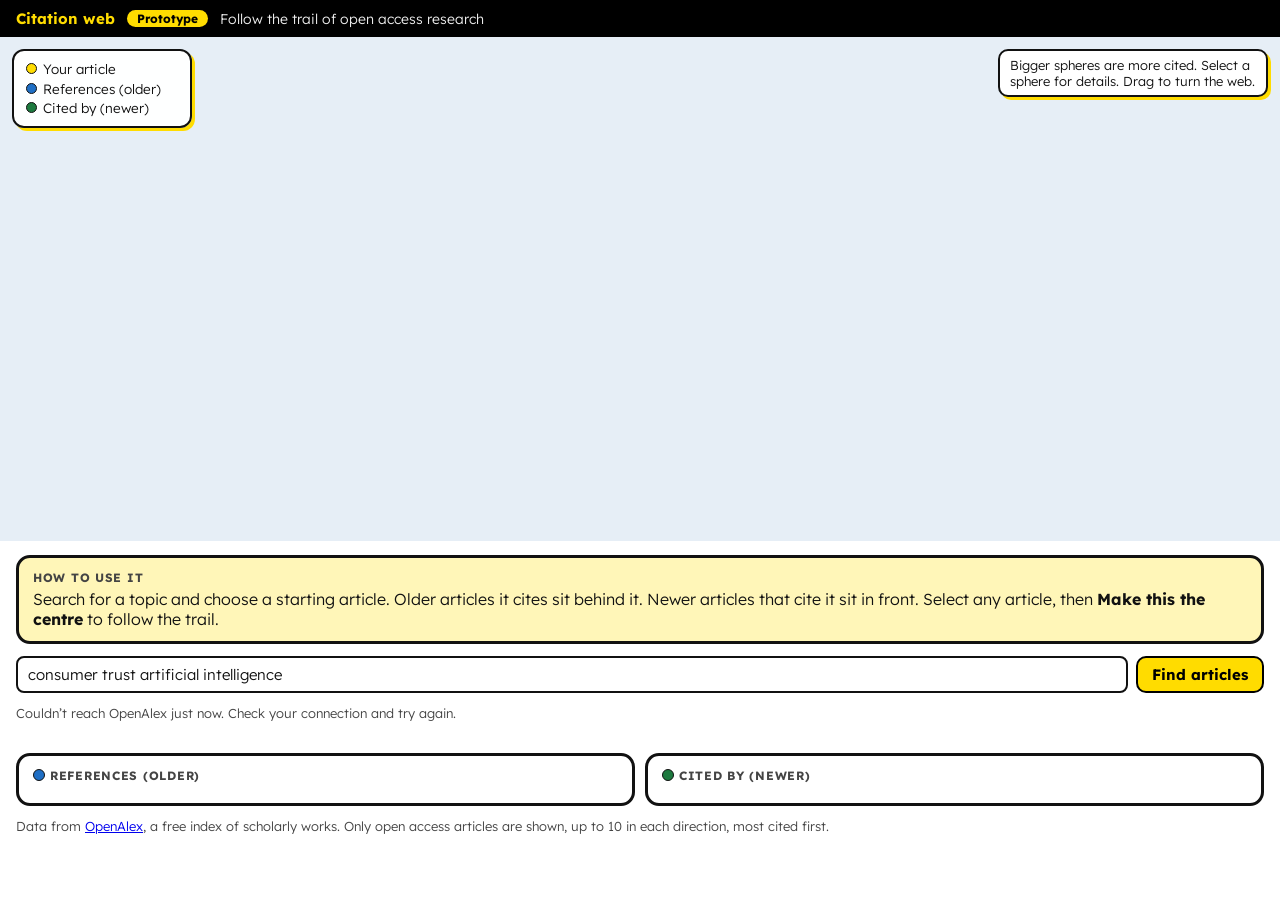
<file: 3d/citations.html>
<!DOCTYPE html>
<html lang="en-AU">
<head>
<meta charset="utf-8"><meta name="viewport" content="width=device-width, initial-scale=1">
<title>Citation web | UNSW Library</title>
<link href="https://fonts.googleapis.com/css2?family=Lexend:wght@300;400;500;700&display=swap" rel="stylesheet">
<link rel="stylesheet" href="common.css">
<style>
.res{list-style:none;margin:8px 0 0;padding:0;display:flex;flex-direction:column;gap:6px}
.res button{font:inherit;font-size:14px;text-align:left;width:100%;border:2px solid #111;border-radius:10px;background:#fff;padding:7px 10px;cursor:pointer}
.res button:hover{background:#fff6b8}
.res .m{display:block;font-size:12.5px;color:#444}
.info h2{font-size:18px;margin:2px 0 6px;font-weight:700}
.two{display:grid;grid-template-columns:1fr 1fr;gap:10px}@media(max-width:700px){.two{grid-template-columns:1fr}}
.dotk{display:inline-block;width:12px;height:12px;border-radius:50%;vertical-align:-1px;margin-right:5px;border:1.5px solid #111}
</style>
</head>
<body>
<div class="bar"><b>Citation web</b><span class="proto">Prototype</span><span class="q">Follow the trail of open access research</span></div>
<div class="stage" id="stage" aria-hidden="true"><div class="hud" aria-hidden="true"><div class="r"><span class="dot" style="background:#FFDC00"></span>Your article</div><div class="r"><span class="dot" style="background:#1f6fc5"></span>References (older)</div><div class="r"><span class="dot" style="background:#1d7a3f"></span>Cited by (newer)</div></div><div class="hint">Bigger spheres are more cited. Select a sphere for details. Drag to turn the web.</div></div>
<div class="under">
 <div class="card y"><span class="lbl">How to use it</span>Search for a topic and choose a starting article. Older articles it cites sit behind it. Newer articles that cite it sit in front. Select any article, then <b>Make this the centre</b> to follow the trail. <span class="mob">Swipe sideways on the picture to turn it.</span></div>
 <form class="row" id="sf" role="search"><label class="sr" for="sq">Search open access articles</label><input type="search" id="sq" value="consumer trust artificial intelligence" style="flex:1;min-width:220px"><button class="btn" type="submit">Find articles</button></form>
 <p id="st" aria-live="polite" class="small" style="margin:0"></p>
 <ul class="res" id="found"></ul>
 <div class="card info" id="info" hidden></div>
 <div class="two" id="lists" hidden>
  <div class="card"><span class="lbl"><span class="dotk" style="background:#1f6fc5"></span>References (older)</span><ul class="res" id="refs"></ul></div>
  <div class="card"><span class="lbl"><span class="dotk" style="background:#1d7a3f"></span>Cited by (newer)</span><ul class="res" id="cits"></ul></div>
 </div>
 <p class="small" style="margin:0">Data from <a href="https://openalex.org/" target="_blank" rel="noopener">OpenAlex</a>, a free index of scholarly works. Only open access articles are shown, up to 10 in each direction, most cited first.</p>
</div>
<script src="../vendor/three-r149.min.js"></script>
<script src="common.js"></script>
<script>
(function(){
const {M,esc,RM}=TD;const $=s=>document.querySelector(s);
const API='https://api.openalex.org/works';
const SEL='select=id,display_name,publication_year,cited_by_count,doi,open_access,authorships,primary_location';
const short=id=>String(id).split('/').pop();
async function get(params){const r=await fetch(`${API}?${params}&${SEL}`);if(!r.ok)throw new Error(r.status);return (await r.json()).results||[]}
const T=TD.scene($('#stage'),{target:[0,0,0],az:.5,el:.3,rad:58,lim:{az:[-3.2,3.2],el:[-1,1.2],rad:[25,110]}});T.hud('',$('#stage .hud'));
const sc=T.sc;sc.background=new THREE.Color('#e6eef6');
const group=new THREE.Group();sc.add(group);
const geo=new THREE.SphereGeometry(1,28,20);
let nodes=[],centre=null,lines=null,sel=null;
const size=w=>.8+Math.log10((w.cited_by_count||0)+1)*.75;
function authors(w){const a=(w.authorships||[]).map(x=>x.author&&x.author.display_name).filter(Boolean);return a.length>3?a.slice(0,3).join(', ')+' et al.':a.join(', ')}
const src=w=>w.primary_location&&w.primary_location.source&&w.primary_location.source.display_name||'';
const meta=w=>[authors(w),w.publication_year,src(w)].filter(Boolean).join(' - ');
function draw(c,refs,cits){group.clear();nodes=[];
 const add=(w,col,pos,kind)=>{const m=new THREE.Mesh(geo,M(col,kind==='c'?{emissive:'#4a3d00'}:{}));m.scale.setScalar(size(w)*(kind==='c'?1.4:1));m.position.copy(pos);m.userData={w,kind};group.add(m);nodes.push(m);
  if(kind!=='c'){const g=new THREE.BufferGeometry().setFromPoints([new THREE.Vector3(),pos]);group.add(new THREE.Line(g,new THREE.LineBasicMaterial({color:kind==='r'?'#1f6fc5':'#1d7a3f',transparent:true,opacity:.6})))}return m};
 centre=add(c,'#FFDC00',new THREE.Vector3(),'c');
 const ring=(arr,z,col,kind)=>arr.forEach((w,i)=>{const a=i/arr.length*Math.PI*2+(kind==='r'?0:.3);const r=11+(i%2)*4;add(w,col,new THREE.Vector3(Math.cos(a)*r,Math.sin(a)*r*.75,z+(i%3-1)*2),kind)});
 ring(refs,-14,'#1f6fc5','r');ring(cits,14,'#1d7a3f','g');
 T.pickables=nodes;select(centre)}
let selRing=new THREE.Mesh(new THREE.TorusGeometry(1.25,.08,8,40),new THREE.MeshBasicMaterial({color:'#111'}));sc.add(selRing);selRing.visible=false;
T.onTick(()=>{if(sel){selRing.visible=true;selRing.position.copy(sel.position);selRing.scale.setScalar(sel.scale.x);selRing.quaternion.copy(T.cam.quaternion)}if(!RM&&!sel)group.rotation.y+=.002});
function select(m){sel=m;const w=m.userData.w,k=m.userData.kind;const oa=w.open_access&&w.open_access.oa_url;
 $('#info').hidden=false;$('#info').innerHTML=`<span class="lbl">${k==='c'?'Your article':k==='r'?'Reference (cited by your article)':'Cites your article'}</span><h2>${esc(w.display_name||'Untitled')}</h2><p class="small" style="margin:0 0 6px">${esc(meta(w))}</p><p style="margin:0 0 8px"><b>Cited by ${Number(w.cited_by_count||0).toLocaleString('en-AU')}</b></p><div class="row">${oa?`<a class="btn" href="${esc(oa)}" target="_blank" rel="noopener">Read open access ↗<span class="sr"> (opens in a new window)</span></a>`:''}${w.doi?`<a class="btn g" href="${esc(w.doi)}" target="_blank" rel="noopener">DOI ↗<span class="sr"> (opens in a new window)</span></a>`:''}${k!=='c'?`<button class="btn g" type="button" id="mk">Make this the centre</button>`:''}</div>`;
 const mk=$('#mk');if(mk)mk.addEventListener('click',()=>load(w))}
T.onPick=o=>{if(o.userData&&o.userData.w)select(o)};
function li(w,kind,i){return `<li><button type="button" data-k="${kind}" data-i="${i}">${esc(w.display_name||'Untitled')}<span class="m">${esc(meta(w))}, cited by ${Number(w.cited_by_count||0).toLocaleString('en-AU')}</span></button></li>`}
let cur={refs:[],cits:[]};
async function load(w){$('#st').textContent='Loading the citation web…';
 try{const id=short(w.id);const [refs,cits]=await Promise.all([get(`filter=cited_by:${id},is_oa:true&sort=cited_by_count:desc&per_page=10`),get(`filter=cites:${id},is_oa:true&sort=cited_by_count:desc&per_page=10`)]);
  cur={refs,cits};draw(w,refs,cits);$('#lists').hidden=false;
  $('#refs').innerHTML=refs.length?refs.map((x,i)=>li(x,'r',i)).join(''):'<li class="small">No open access references found.</li>';
  $('#cits').innerHTML=cits.length?cits.map((x,i)=>li(x,'g',i)).join(''):'<li class="small">No open access articles cite this one yet.</li>';
  $('#st').textContent=`Showing ${refs.length} references and ${cits.length} citing articles for “${w.display_name}”.`}
 catch(e){$('#st').textContent='Couldn’t reach OpenAlex just now. Check your connection and try again.'}}
$('#lists').addEventListener('click',e=>{const b=e.target.closest('[data-k]');if(!b)return;const w=(b.dataset.k==='r'?cur.refs:cur.cits)[+b.dataset.i];const m=nodes.find(n=>n.userData.w===w);if(m)select(m);$('#info').setAttribute('tabindex','-1');$('#info').focus()});
let found=[];
$('#sf').addEventListener('submit',async e=>{e.preventDefault();const q=$('#sq').value.trim();if(!q)return;$('#st').textContent='Searching…';
 try{found=await get(`search=${encodeURIComponent(q)}&filter=is_oa:true,type:article&sort=cited_by_count:desc&per_page=6`);
  $('#found').innerHTML=found.length?found.map((w,i)=>`<li><button type="button" data-f="${i}">${esc(w.display_name||'Untitled')}<span class="m">${esc(meta(w))}, cited by ${Number(w.cited_by_count||0).toLocaleString('en-AU')}</span></button></li>`).join(''):'<li class="small">No open access articles found. Try fewer words.</li>';
  $('#st').textContent=found.length?'Choose a starting article.':''}
 catch(err){$('#st').textContent='Couldn’t reach OpenAlex just now. Check your connection and try again.'}});
$('#found').addEventListener('click',e=>{const b=e.target.closest('[data-f]');if(!b)return;$('#found').innerHTML='';load(found[+b.dataset.f])});
$('#sf').requestSubmit();
})();
</script>
</body>
</html>
</file>
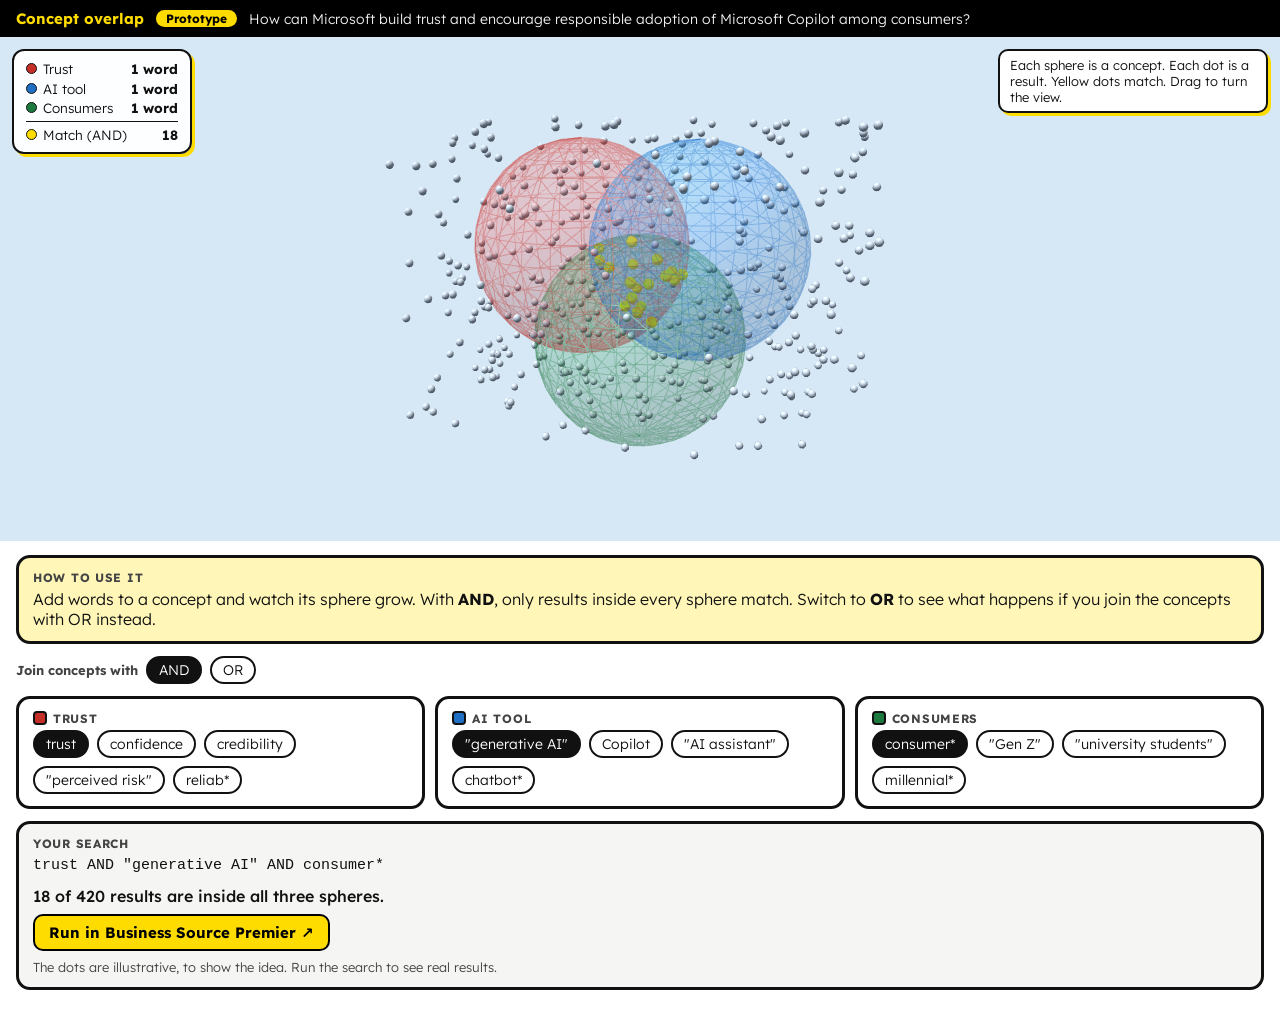
<file: 3d/overlap.html>
<!DOCTYPE html>
<html lang="en-AU">
<head>
<meta charset="utf-8"><meta name="viewport" content="width=device-width, initial-scale=1">
<title>Concept overlap | UNSW Library</title>
<link href="https://fonts.googleapis.com/css2?family=Lexend:wght@300;400;500;700&display=swap" rel="stylesheet">
<link rel="stylesheet" href="common.css">
</head>
<body>
<div class="bar"><b>Concept overlap</b><span class="proto">Prototype</span><span class="q">How can Microsoft build trust and encourage responsible adoption of Microsoft Copilot among consumers?</span></div>
<div class="stage" id="stage" aria-hidden="true"><div class="hint">Each sphere is a concept. Each dot is a result. Yellow dots match. Drag to turn the view.</div></div>
<div class="under">
 <div class="card y"><span class="lbl">How to use it</span>Add words to a concept and watch its sphere grow. With <b>AND</b>, only results inside every sphere match. Switch to <b>OR</b> to see what happens if you join the concepts with OR instead. <span class="mob">Swipe sideways on the picture to turn it.</span></div>
 <div class="row" role="group" aria-label="Join concepts with"><span class="small" style="font-weight:700">Join concepts with</span><button class="chip" type="button" id="and" aria-pressed="true">AND</button><button class="chip" type="button" id="or" aria-pressed="false">OR</button></div>
 <div class="grid3" id="layers"></div>
 <div class="card p"><span class="lbl">Your search</span><code class="qs" id="q"></code><p id="count" aria-live="polite" style="margin:0 0 8px;font-weight:500"></p>
  <div class="row"><a class="btn" id="run" target="_blank" rel="noopener" href="#">Run in Business Source Premier ↗<span class="sr"> (opens in a new window)</span></a></div>
  <p class="small" style="margin:8px 0 0">The dots are illustrative, to show the idea. Run the search to see real results.</p></div>
</div>
<script src="../vendor/three-r149.min.js"></script>
<script src="common.js"></script>
<script>
(function(){
const {M,mesh,esc,bsp}=TD;
const C=[
 {n:'Trust',c:'#c62f28',w:['trust','confidence','credibility','"perceived risk"','reliab*'],on:[0],p:[-4.2,12,0]},
 {n:'AI tool',c:'#1f6fc5',w:['"generative AI"','Copilot','"AI assistant"','chatbot*'],on:[0],p:[4.2,12,0]},
 {n:'Consumers',c:'#1d7a3f',w:['consumer*','"Gen Z"','"university students"','millennial*'],on:[0],p:[0,5.2,0]}];
let mode='AND';
const T=TD.scene(document.getElementById('stage'),{target:[0,9,0],az:.2,el:.25,rad:56,fit:.5,lim:{el:[-.3,1.1],rad:[30,100]}});
const sc=T.sc;
// dots, seeded so the picture is stable
let s=11;const rnd=()=>{s=(s*16807)%2147483647;return(s-1)/2147483646};
const dotGeo=new THREE.SphereGeometry(.28,8,6);const N=420;const dots=[];
const greyM=M('#9aa3ad'),hitM=M('#FFDC00',{emissive:'#4a3d00'});
for(let i=0;i<N;i++){const v=new THREE.Vector3((rnd()-.5)*32,rnd()*22-1,(rnd()-.5)*14);const m=new THREE.Mesh(dotGeo,greyM);m.position.copy(v);sc.add(m);dots.push(m)}
const sph=C.map(c=>{const m=new THREE.Mesh(new THREE.SphereGeometry(1,48,32),M(c.c,{transparent:true,opacity:.22,depthWrite:false}));m.position.fromArray(c.p);sc.add(m);
 const w=new THREE.Mesh(new THREE.SphereGeometry(1,24,16),new THREE.MeshBasicMaterial({color:c.c,wireframe:true,transparent:true,opacity:.18}));m.add(w);
 return m});
const hud=T.hud();
const radius=c=>6.4+c.on.length*1.3;
function update(){C.forEach((c,i)=>{sph[i].scale.setScalar(radius(c))});
 let n=0;dots.forEach(d=>{const ins=C.map((c,i)=>d.position.distanceTo(sph[i].position)<radius(c));const hit=mode==='AND'?ins.every(Boolean):ins.some(Boolean);d.material=hit?hitM:greyM;d.scale.setScalar(hit?1.5:1);if(hit)n++});
 const q=C.map(c=>{const w=c.on.map(j=>c.w[j]);return w.length>1?'('+w.join(' OR ')+')':w[0]}).join(` ${mode} `);
 hud.innerHTML=C.map(c=>`<div class="r"><span class="dot" style="background:${c.c}"></span>${esc(c.n)}<b>${c.on.length} word${c.on.length>1?'s':''}</b></div>`).join('')+`<div class="r" style="border-top:1.5px solid #111;margin-top:3px;padding-top:3px"><span class="dot" style="background:#FFDC00"></span>Match (${mode})<b>${n}</b></div>`;
 document.getElementById('q').textContent=q;document.getElementById('run').href=bsp(q);
 document.getElementById('count').textContent=mode==='AND'?`${n} of ${N} results are inside all three spheres.`:`${n} of ${N} results are inside at least one sphere. OR between concepts finds far more, and many won’t be relevant.`}
function panels(){document.getElementById('layers').innerHTML=C.map((c,i)=>`<div class="card"><span class="lbl"><span class="sw" style="background:${c.c}"></span>${esc(c.n)}</span><div class="row">${c.w.map((w,j)=>`<button class="chip" type="button" data-c="${i}" data-w="${j}" aria-pressed="${c.on.includes(j)}">${esc(w)}</button>`).join('')}</div></div>`).join('')}
document.getElementById('layers').addEventListener('click',e=>{const b=e.target.closest('[data-w]');if(!b)return;const c=C[+b.dataset.c],j=+b.dataset.w,k=c.on.indexOf(j);
 if(k>=0){if(c.on.length===1)return;c.on.splice(k,1)}else c.on.push(j);panels();update();document.querySelector(`[data-c="${b.dataset.c}"][data-w="${j}"]`).focus()});
['and','or'].forEach(id=>document.getElementById(id).addEventListener('click',()=>{mode=id.toUpperCase();document.getElementById('and').setAttribute('aria-pressed',mode==='AND');document.getElementById('or').setAttribute('aria-pressed',mode==='OR');update()}));
panels();update();
})();
</script>
</body>
</html>
</file>
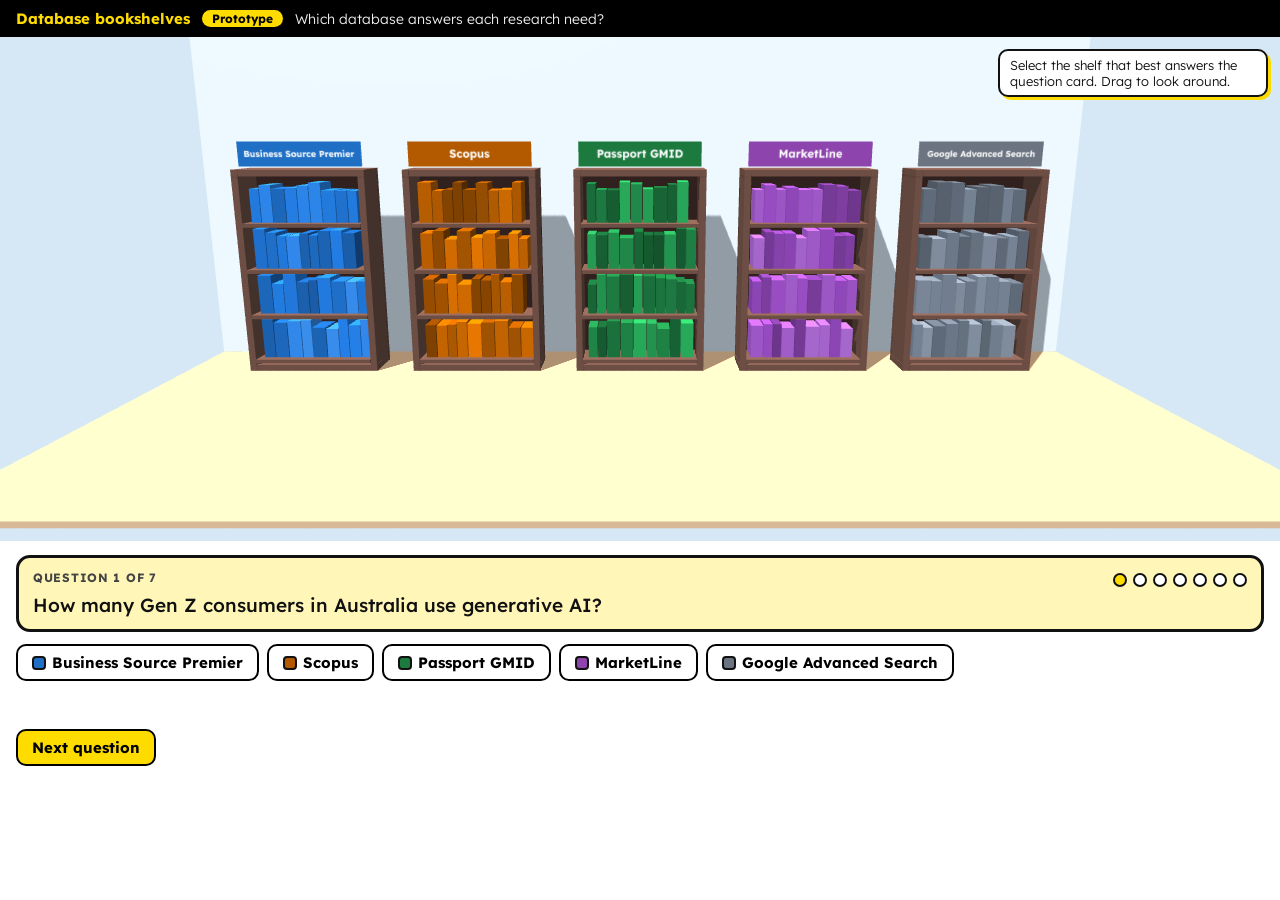
<file: 3d/shelves.html>
<!DOCTYPE html>
<html lang="en-AU">
<head>
<meta charset="utf-8"><meta name="viewport" content="width=device-width, initial-scale=1">
<title>Database bookshelves | UNSW Library</title>
<link href="https://fonts.googleapis.com/css2?family=Lexend:wght@300;400;500;700&display=swap" rel="stylesheet">
<link rel="stylesheet" href="common.css">
<style>.qcard{font-size:19px;font-weight:500}.pips{display:flex;gap:6px}.pips i{width:14px;height:14px;border-radius:50%;border:2px solid #111;background:#fff}.pips i.ok{background:#1d7a3f}.pips i.on{background:#FFDC00}</style>
</head>
<body>
<div class="bar"><b>Database bookshelves</b><span class="proto">Prototype</span><span class="q">Which database answers each research need?</span></div>
<div class="stage" id="stage" aria-hidden="true"><div class="hint">Select the shelf that best answers the question card. Drag to look around.</div></div>
<div class="under">
 <div class="card y"><div class="row" style="justify-content:space-between"><span class="lbl" id="qn">Question 1</span><span class="pips" id="pips" aria-hidden="true"></span></div><p class="qcard" id="qt" style="margin:4px 0 0"></p></div>
 <div class="row" id="opts" role="group" aria-label="Choose a database"></div>
 <p id="fb" aria-live="polite" style="margin:0;min-height:1.5em"></p>
 <div class="row"><button class="btn" type="button" id="next" hidden>Next question</button></div>
</div>
<script src="../vendor/three-r149.min.js"></script>
<script src="common.js"></script>
<script>
(function(){
const {M,mesh,esc,textTex,RM}=TD;
const D=[
 {n:'Business Source Premier',c:'#1f6fc5',h:'Business Source Premier holds peer-reviewed business research, plus trade journals and company and industry reports.'},
 {n:'Scopus',c:'#b35900',h:'Scopus covers peer-reviewed research across many subjects, including psychology, and tracks who cites each article.'},
 {n:'Passport GMID',c:'#1d7a3f',h:'Passport GMID holds market sizes and consumer survey data by country, industry and generation.'},
 {n:'MarketLine',c:'#8e44ad',h:'MarketLine holds company profiles, with SWOT analyses, financials, news and competitors.'},
 {n:'Google Advanced Search',c:'#6b7480',h:'Google Advanced Search helps you find grey literature, such as government and think tank reports.'}];
const Q=[
 {t:'How many Gen Z consumers in Australia use generative AI?',a:2,w:'Consumer survey data on a specific segment is what Passport GMID is built for.'},
 {t:'A SWOT analysis of Microsoft',a:3,w:'MarketLine company profiles include a SWOT analysis.'},
 {t:'Peer-reviewed research on why consumers trust new technology',a:0,w:'Business Source Premier is the core database for peer-reviewed business research. Scopus would also work.'},
 {t:'Psychology research on why people avoid using AI tools',a:1,w:'Scopus covers psychology as well as business, so it suits questions about motives and behaviour.'},
 {t:'An Australian government report on how people use AI',a:4,w:'Government reports are grey literature. Try site:gov.au in Google Advanced Search.'},
 {t:'Microsoft’s main competitors in AI assistants',a:3,w:'MarketLine profiles list a company’s competitors in the Peers section.'},
 {t:'A highly cited study on technology acceptance, and the newer studies that cite it',a:1,w:'Scopus shows citation counts and lists the articles that cite each study.'}];
const T=TD.scene(document.getElementById('stage'),{target:[0,10,0],az:0,el:.2,rad:80,lim:{az:[-.6,.6],el:[.02,.6],rad:[50,110]}});
const sc=T.sc;
mesh(sc,new THREE.BoxGeometry(100,.5,60),M('#d9b48f'),0,-.25,0);
mesh(sc,new THREE.BoxGeometry(100,40,1),M('#eef3f7'),0,20,-12);
const shelves=[];
D.forEach((d,i)=>{const x=-36+i*18;const g=new THREE.Group();g.position.set(x,0,-6);sc.add(g);
 const wood=M('#6d4c41');const part=(w,h,d,x,y,z,m)=>{const p=new THREE.Mesh(new THREE.BoxGeometry(w,h,d),m||wood);p.position.set(x,y,z);p.castShadow=p.receiveShadow=true;p.userData.i=i;g.add(p);return p};
 part(14,22,.4,0,11,-2,M('#4e342e'));part(.7,22,4.4,-6.65,11,0);part(.7,22,4.4,6.65,11,0);part(14,.7,4.4,0,21.65,0);part(14,.7,4.4,0,.35,0);const frame=null;
 const books=[];for(let r=0;r<4;r++){let bx=-5.7;while(bx<5.2){const w=.9+Math.random()*.6,h=3.2+Math.random()*1.2;const b=new THREE.Mesh(new THREE.BoxGeometry(w,h,3),M(new THREE.Color(d.c).offsetHSL(0,0,(Math.random()-.5)*.22)));b.position.set(bx+w/2,1.3+r*5+h/2,-.2);b.castShadow=true;b.userData.i=i;g.add(b);books.push(b);bx+=w+.08}
  const sh=new THREE.Mesh(new THREE.BoxGeometry(12.6,.4,4),M('#6d4c41'));sh.position.set(0,1.1+r*5,.3);g.add(sh)}
 const sign=new THREE.Mesh(new THREE.BoxGeometry(13,2.6,.3),new THREE.MeshBasicMaterial({map:textTex(d.n,d.c,'#fff',640,128)}));sign.position.set(0,23.6,1.2);sign.userData.i=i;g.add(sign);
 const hero=books[Math.floor(books.length*.6)];shelves.push({g,books,hero,frame});T.pickables.push(g)});
T.onPick=o=>{let p=o;while(p&&p.userData.i===undefined)p=p.parent;if(p)choose(p.userData.i)};
let qi=0,done=new Set(),tries=0,pulled=null;
T.onTick(()=>{shelves.forEach(s=>{const b=s.hero;const tz=(pulled===s)?3.2:-.2;b.position.z+=(tz-b.position.z)*(RM?1:.15)})});
const $=s=>document.querySelector(s);
function show(){const q=Q[qi];$('#qn').textContent=`Question ${qi+1} of ${Q.length}`;$('#qt').textContent=q.t;$('#fb').textContent='';$('#next').hidden=true;pulled=null;tries=0;
 shelves.forEach(s=>s.hero.material.emissive&&s.hero.material.emissive.set('#000'));
 $('#pips').innerHTML=Q.map((_,i)=>`<i class="${done.has(i)?'ok':i===qi?'on':''}"></i>`).join('');
 $('#opts').innerHTML=D.map((d,i)=>`<button class="btn g" type="button" data-i="${i}"><span class="sw" style="background:${d.c}"></span>${esc(d.n)}</button>`).join('')}
function choose(i){const q=Q[qi];if(!$('#next').hidden)return;const s=shelves[i];
 if(i===q.a){pulled=s;s.hero.material=s.hero.material.clone();s.hero.material.emissive=new THREE.Color('#5a4a00');done.add(qi);
  $('#fb').innerHTML=`<span class="ok">✓ ${esc(D[i].n)}.</span> ${esc(q.w)}`;$('#pips').innerHTML=Q.map((_,k)=>`<i class="${done.has(k)?'ok':k===qi?'on':''}"></i>`).join('');
  $('#opts').querySelectorAll('button').forEach(b=>b.disabled=true);$('#next').hidden=false;$('#next').textContent=qi<Q.length-1?'Next question':'Start again';$('#next').focus()}
 else{tries++;$('#fb').innerHTML=`<span class="no">Not this one.</span> ${esc(D[i].h)}`;const b=$('#opts').querySelector(`[data-i="${i}"]`);if(b)b.disabled=true}}
$('#opts').addEventListener('click',e=>{const b=e.target.closest('[data-i]');if(b)choose(+b.dataset.i)});
$('#next').addEventListener('click',()=>{if(qi<Q.length-1)qi++;else{qi=0;done.clear()}show();$('#qt').setAttribute('tabindex','-1');$('#qt').focus()});
show();
})();
</script>
</body>
</html>
</file>
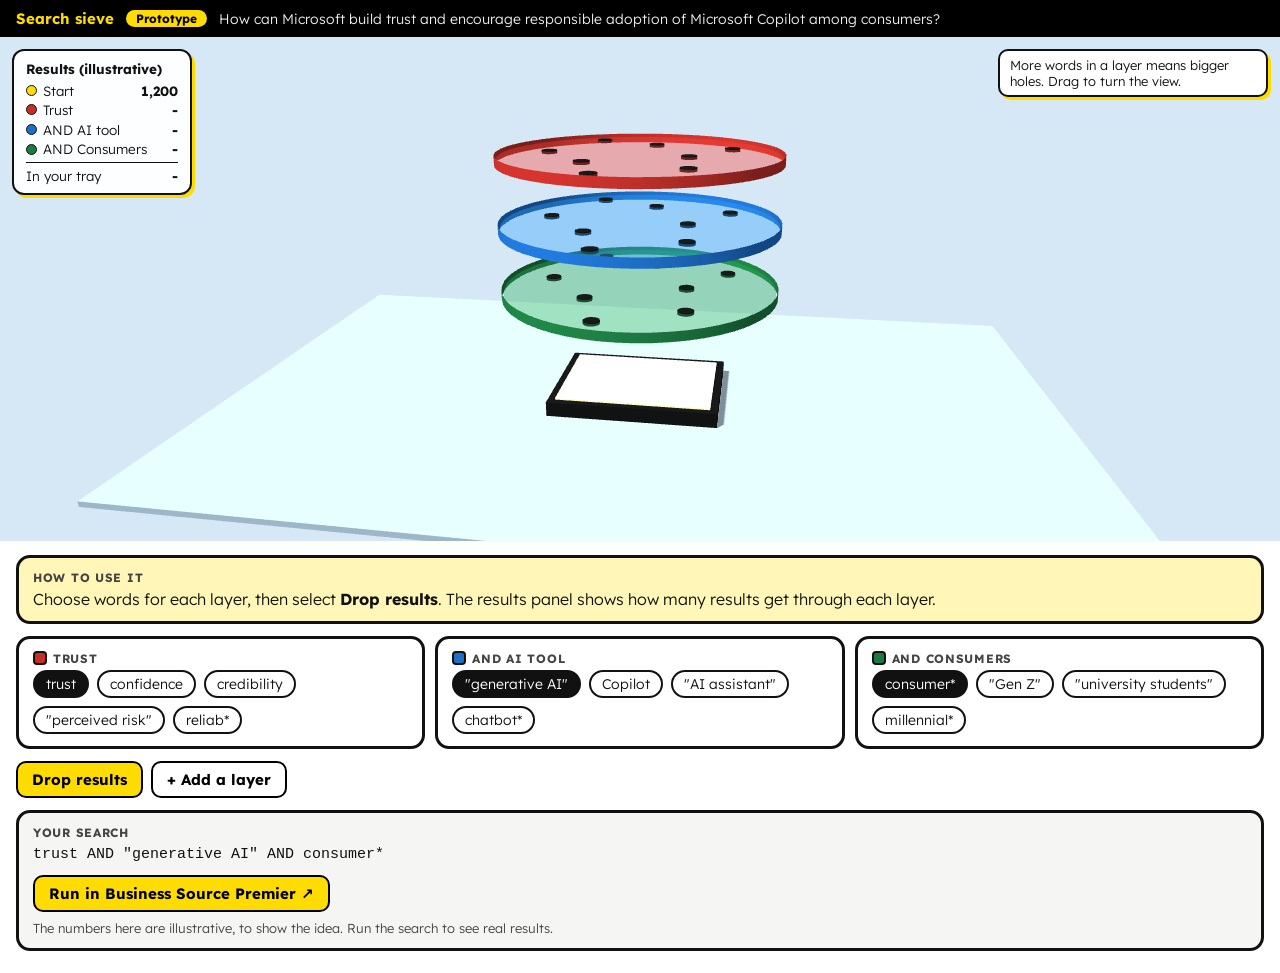
<file: 3d/sieve.html>
<!DOCTYPE html>
<html lang="en-AU">
<head>
<meta charset="utf-8"><meta name="viewport" content="width=device-width, initial-scale=1">
<title>Search sieve | UNSW Library</title>
<link href="https://fonts.googleapis.com/css2?family=Lexend:wght@300;400;500;700&display=swap" rel="stylesheet">
<link rel="stylesheet" href="common.css">
</head>
<body>
<div class="bar"><b>Search sieve</b><span class="proto">Prototype</span><span class="q">How can Microsoft build trust and encourage responsible adoption of Microsoft Copilot among consumers?</span></div>
<div class="stage" id="stage" aria-hidden="true"><div class="hint">More words in a layer means bigger holes. Drag to turn the view.</div></div>
<div class="under">
 <div class="card y"><span class="lbl">How to use it</span>Choose words for each layer, then select <b>Drop results</b>. The results panel shows how many results get through each layer. <span class="mob">Swipe sideways on the picture to turn it.</span></div>
 <div class="grid3" id="layers"></div>
 <div class="row"><button class="btn" type="button" id="drop">Drop results</button><button class="btn g" type="button" id="addl">+ Add a layer</button><span class="small" aria-live="polite" id="live"></span></div>
 <div class="card p"><span class="lbl">Your search</span><code class="qs" id="q"></code>
  <div class="row"><a class="btn" id="run" target="_blank" rel="noopener" href="#">Run in Business Source Premier ↗<span class="sr"> (opens in a new window)</span></a></div>
  <p class="small" style="margin:8px 0 0">The numbers here are illustrative, to show the idea. Run the search to see real results.</p></div>
</div>
<script src="../vendor/three-r149.min.js"></script>
<script src="common.js"></script>
<script>
(function(){
const {M,mesh,esc,bsp,RM}=TD;
const L=[
 {n:'Trust',c:'#c62f28',w:['trust','confidence','credibility','"perceived risk"','reliab*'],on:[0]},
 {n:'AI tool',c:'#1f6fc5',w:['"generative AI"','Copilot','"AI assistant"','chatbot*'],on:[0]},
 {n:'Consumers',c:'#1d7a3f',w:['consumer*','"Gen Z"','"university students"','millennial*'],on:[0]},
 {n:'Privacy',c:'#8e44ad',w:['privacy','"personal data"','surveillance'],on:[0],off:true}];
const START=1200;
const T=TD.scene(document.getElementById('stage'),{target:[0,11,0],az:0.15,el:0.32,rad:74,lim:{el:[0.05,0.9],rad:[40,110]}});
const sc=T.sc;
mesh(sc,new THREE.BoxGeometry(80,.5,50),M('#9fb3bf'),0,-.25,0);
const tray=mesh(sc,new THREE.BoxGeometry(16,1.4,12),M('#111'),0,.7,0);mesh(sc,new THREE.BoxGeometry(14.6,.2,10.6),M('#fff6b8'),0,1.45,0);
const active=()=>L.filter(l=>!l.off);
// sieve geometry rebuilt on change
let discs=[];
function holeCount(l){return 3+l.on.length*5}
function build(){discs.forEach(g=>sc.remove(g));discs=[];const A=active();
 A.forEach((l,i)=>{const y=5+ (A.length-i)*6.2;const g=new THREE.Group();g.position.y=y;
  const rim=new THREE.Mesh(new THREE.CylinderGeometry(13,13,.9,56,1,true),M(l.c,{side:THREE.DoubleSide}));g.add(rim);
  const plate=new THREE.Mesh(new THREE.CylinderGeometry(12.8,12.8,.25,56),M(l.c,{transparent:true,opacity:.38}));g.add(plate);
  const n=holeCount(l),hr=.55+l.on.length*.18;
  for(let k=0;k<n;k++){const a=k*2.399,r=2.2+9*Math.sqrt((k+.5)/n);const h=new THREE.Mesh(new THREE.CylinderGeometry(hr,hr,.3,18),M('#111'));h.position.set(Math.cos(a)*r,.05,Math.sin(a)*r);g.add(h)}
  sc.add(g);discs.push(g);l.y=y});
 labels()}
// fixed readout instead of floating tags
const hud=T.hud();let counts=null;
function labels(){const A=active();
 hud.innerHTML=`<div class="t">Results (illustrative)</div><div class="r"><span class="dot" style="background:#FFDC00"></span>Start<b>${START.toLocaleString('en-AU')}</b></div>`+
  A.map((l,i)=>`<div class="r"><span class="dot" style="background:${l.c}"></span>${i?'AND ':''}${esc(l.n)}<b>${counts&&counts[i+1]!=null?counts[i+1].toLocaleString('en-AU'):'-'}</b></div>`).join('')+
  `<div class="r" style="border-top:1.5px solid #111;margin-top:3px;padding-top:3px">In your tray<b>${counts?counts[A.length].toLocaleString('en-AU'):'-'}</b></div>`}
// balls
const ballGeo=new THREE.SphereGeometry(.5,12,10),ballMat=M('#FFDC00',{emissive:'#3a3000'});
let balls=[];
function passRate(l){return Math.min(.82,.16+.14*l.on.length)}
function drop(){balls.forEach(b=>sc.remove(b.m));balls=[];const A=active();
 counts=[START];A.forEach(l=>counts.push(Math.round(counts[counts.length-1]*passRate(l))));
 // 120 visible balls stand for START results
 const V=120;const vis=counts.map(c=>Math.round(c/START*V));
 for(let k=0;k<V;k++){let stop=A.length;for(let i=0;i<A.length;i++){if(k>=vis[i+1]){stop=i;break}}
  const y0=A.length?A[0].y+8+Math.random()*10:12;const ang=Math.random()*6.28,r=Math.random()*10;
  const restY=stop<A.length?A[stop].y+.65:1.95;const rr=stop<A.length?Math.random()*11:Math.random()*4.5;
  const m=new THREE.Mesh(ballGeo,ballMat);m.castShadow=true;const b={m,x:Math.cos(ang)*r,z:Math.sin(ang)*r,tx:Math.cos(ang)*rr,tz:Math.sin(ang)*rr*(stop<A.length?1:.9),y:y0,ty:restY,v:0,d:Math.random()*40};
  m.position.set(b.x,y0,b.z);sc.add(m);balls.push(b)}
 labels();
 const st=document.getElementById('stage').getBoundingClientRect();if(st.top<0||st.bottom>innerHeight)document.getElementById('stage').scrollIntoView({behavior:RM?'auto':'smooth',block:'start'});
 document.getElementById('live').textContent=counts.map(c=>c.toLocaleString('en-AU')).join(' → ')+' results (illustrative)';
 if(RM)balls.forEach(b=>{b.y=b.ty;b.m.position.set(b.tx,b.ty,b.tz)})}
T.onTick(()=>{balls.forEach(b=>{if(b.d>0){b.d--;return}if(b.y>b.ty){b.v+=.035;b.y=Math.max(b.ty,b.y-b.v);const f=Math.min(1,.04+b.v*.02);b.x+=(b.tx-b.x)*f;b.z+=(b.tz-b.z)*f;b.m.position.set(b.x,b.y,b.z)}})});
// panels
const host=document.getElementById('layers');
function q(){return active().map(l=>{const w=l.on.map(i=>l.w[i]);return w.length>1?'('+w.join(' OR ')+')':w[0]||''}).filter(Boolean).join(' AND ')}
function panels(){host.innerHTML=L.map((l,i)=>l.off?'':`<div class="card"><span class="lbl"><span class="sw" style="background:${l.c}"></span>${i&&active().indexOf(l)>0?'AND ':''}${esc(l.n)}</span><div class="row">${l.w.map((w,j)=>`<button class="chip" type="button" data-l="${i}" data-w="${j}" aria-pressed="${l.on.includes(j)}">${esc(w)}</button>`).join('')}</div>${i>2?`<button class="btn g" type="button" data-rm="${i}" style="margin-top:8px;font-size:13px;padding:4px 10px">Remove layer</button>`:''}</div>`).join('');
 const s=q();document.getElementById('q').textContent=s;document.getElementById('run').href=bsp(s);document.getElementById('addl').hidden=!L[3].off}
host.addEventListener('click',e=>{const c=e.target.closest('[data-w]'),r=e.target.closest('[data-rm]');
 if(c){const l=L[+c.dataset.l],j=+c.dataset.w,k=l.on.indexOf(j);if(k>=0){if(l.on.length===1){document.getElementById('live').textContent='Each layer needs at least one word.';return}l.on.splice(k,1)}else l.on.push(j);
  counts=null;panels();build();host.querySelector(`[data-l="${c.dataset.l}"][data-w="${j}"]`).focus();document.getElementById('live').textContent=`${l.n} now has ${l.on.length} word${l.on.length>1?'s':''}. Select Drop results to test it.`}
 if(r){L[+r.dataset.rm].off=true;counts=null;panels();build();document.getElementById('addl').focus()}});
document.getElementById('addl').addEventListener('click',()=>{L[3].off=false;counts=null;panels();build();document.getElementById('live').textContent='Privacy layer added with AND. Drop results to see the effect.'});
document.getElementById('drop').addEventListener('click',drop);
panels();build();
})();
</script>
</body>
</html>
</file>
<file: 3d/common.css>
:root{--ink:#111;--yellow:#FFDC00;--muted:#444;--panel:#f5f5f3;--bad:#b3261e;--good:#1d7a3f}
*{box-sizing:border-box}
html,body{margin:0}
body{font-family:Lexend,system-ui,Arial,sans-serif;font-weight:300;color:var(--ink);background:#fff;min-height:100vh;display:flex;flex-direction:column}
:focus-visible{outline:4px solid #1a5fd1;outline-offset:3px}
.sr{position:absolute;width:1px;height:1px;overflow:hidden;clip:rect(0 0 0 0);white-space:nowrap}
.bar{background:#000;color:#fff;display:flex;align-items:center;gap:12px;padding:9px 16px;font-size:14px;flex-wrap:wrap}
.bar b{color:var(--yellow);font-weight:700;font-size:15px}
.bar .q{flex:1;min-width:200px;color:#eee}
.proto{background:var(--yellow);color:#000;border-radius:999px;padding:1px 10px;font-weight:700;font-size:12px}
.stage{position:relative;height:56vh;min-height:340px;background:#d6e8f5;overflow:hidden;touch-action:pan-y}
.stage canvas{display:block;width:100%;height:100%}
.tdl{position:absolute;transform:translate(-50%,-50%);font-weight:700;font-size:13px;border:2px solid #111;border-radius:999px;padding:2px 10px;background:#fff;white-space:nowrap;pointer-events:none}
.tdl.d{background:#111;color:#fff}.tdl.y{background:var(--yellow)}
.hint{position:absolute;right:12px;top:12px;background:#fff;border:2px solid #111;border-radius:10px;padding:6px 10px;font-size:13px;max-width:270px;box-shadow:3px 3px 0 var(--yellow)}
.under{padding:14px 16px 22px;display:flex;flex-direction:column;gap:12px}
.card{border:3px solid #111;border-radius:14px;padding:12px 14px;background:#fff}
.card.y{background:#fff6b8}
.card.p{background:var(--panel)}
.lbl{display:block;font-size:12px;font-weight:700;letter-spacing:.06em;text-transform:uppercase;color:var(--muted);margin-bottom:4px}
code.qs{display:block;font-family:ui-monospace,Menlo,Consolas,monospace;font-size:15px;line-height:1.5;word-break:break-word;margin:2px 0 8px}
.row{display:flex;gap:8px;flex-wrap:wrap;align-items:center}
.btn{font:inherit;font-size:15px;font-weight:700;border:2px solid #000;background:var(--yellow);color:#000;border-radius:10px;padding:7px 14px;cursor:pointer;text-decoration:none;display:inline-block}
.btn.g{background:#fff}
.btn[disabled]{opacity:.45;cursor:default}
.chip{font:inherit;font-size:14px;border:2px solid #111;border-radius:999px;background:#fff;color:#111;padding:3px 11px;cursor:pointer}
.chip[aria-pressed="true"]{background:#111;color:#fff}
.sw{width:14px;height:14px;border-radius:4px;border:2px solid #111;display:inline-block;vertical-align:-2px;margin-right:6px}
.small{font-size:13px;color:var(--muted)}
.ok{color:var(--good);font-weight:700}.no{color:var(--bad);font-weight:700}
.grid3{display:grid;grid-template-columns:repeat(auto-fit,minmax(240px,1fr));gap:10px}
input[type=text],input[type=search]{font:inherit;font-size:15px;border:2px solid #111;border-radius:8px;padding:7px 10px;background:#fff;color:#111}

.hud{position:absolute;left:12px;top:12px;background:rgba(255,255,255,.95);border:2px solid #111;border-radius:12px;padding:8px 12px;font-size:13.5px;line-height:1.45;min-width:180px;box-shadow:3px 3px 0 var(--yellow);pointer-events:none}
.hud .r{display:flex;align-items:center;gap:6px;white-space:nowrap}.hud .r b{margin-left:auto;padding-left:10px;font-weight:700}
.hud .t{font-weight:700;margin-bottom:2px}
.dot{width:11px;height:11px;border-radius:50%;border:1.5px solid #111;display:inline-block;flex:none}
.mob{display:none}
@media (max-width:700px){
 .bar{padding:8px 12px}.bar .q{font-size:12.5px;flex-basis:100%}
 .stage{height:48vh;min-height:300px}
 .hint{display:none}.mob{display:inline}
 .hud.out{position:static;display:flex;flex-wrap:wrap;gap:4px 14px;margin:10px 12px 0;font-size:13px;box-shadow:none;min-width:0}
 .hud.out .t{flex-basis:100%;margin:0}.hud.out .r b{padding-left:6px}.hud.out .r[style]{border-top:0!important;margin-top:0!important;padding-top:0!important}
 .under{padding:12px 12px 20px}
 .card{padding:10px 12px}
 .btn{font-size:14px;padding:7px 12px}
 .chip{font-size:13.5px;padding:5px 11px}
 .grid3{grid-template-columns:1fr}
 code.qs{font-size:13.5px}
}
</file>
